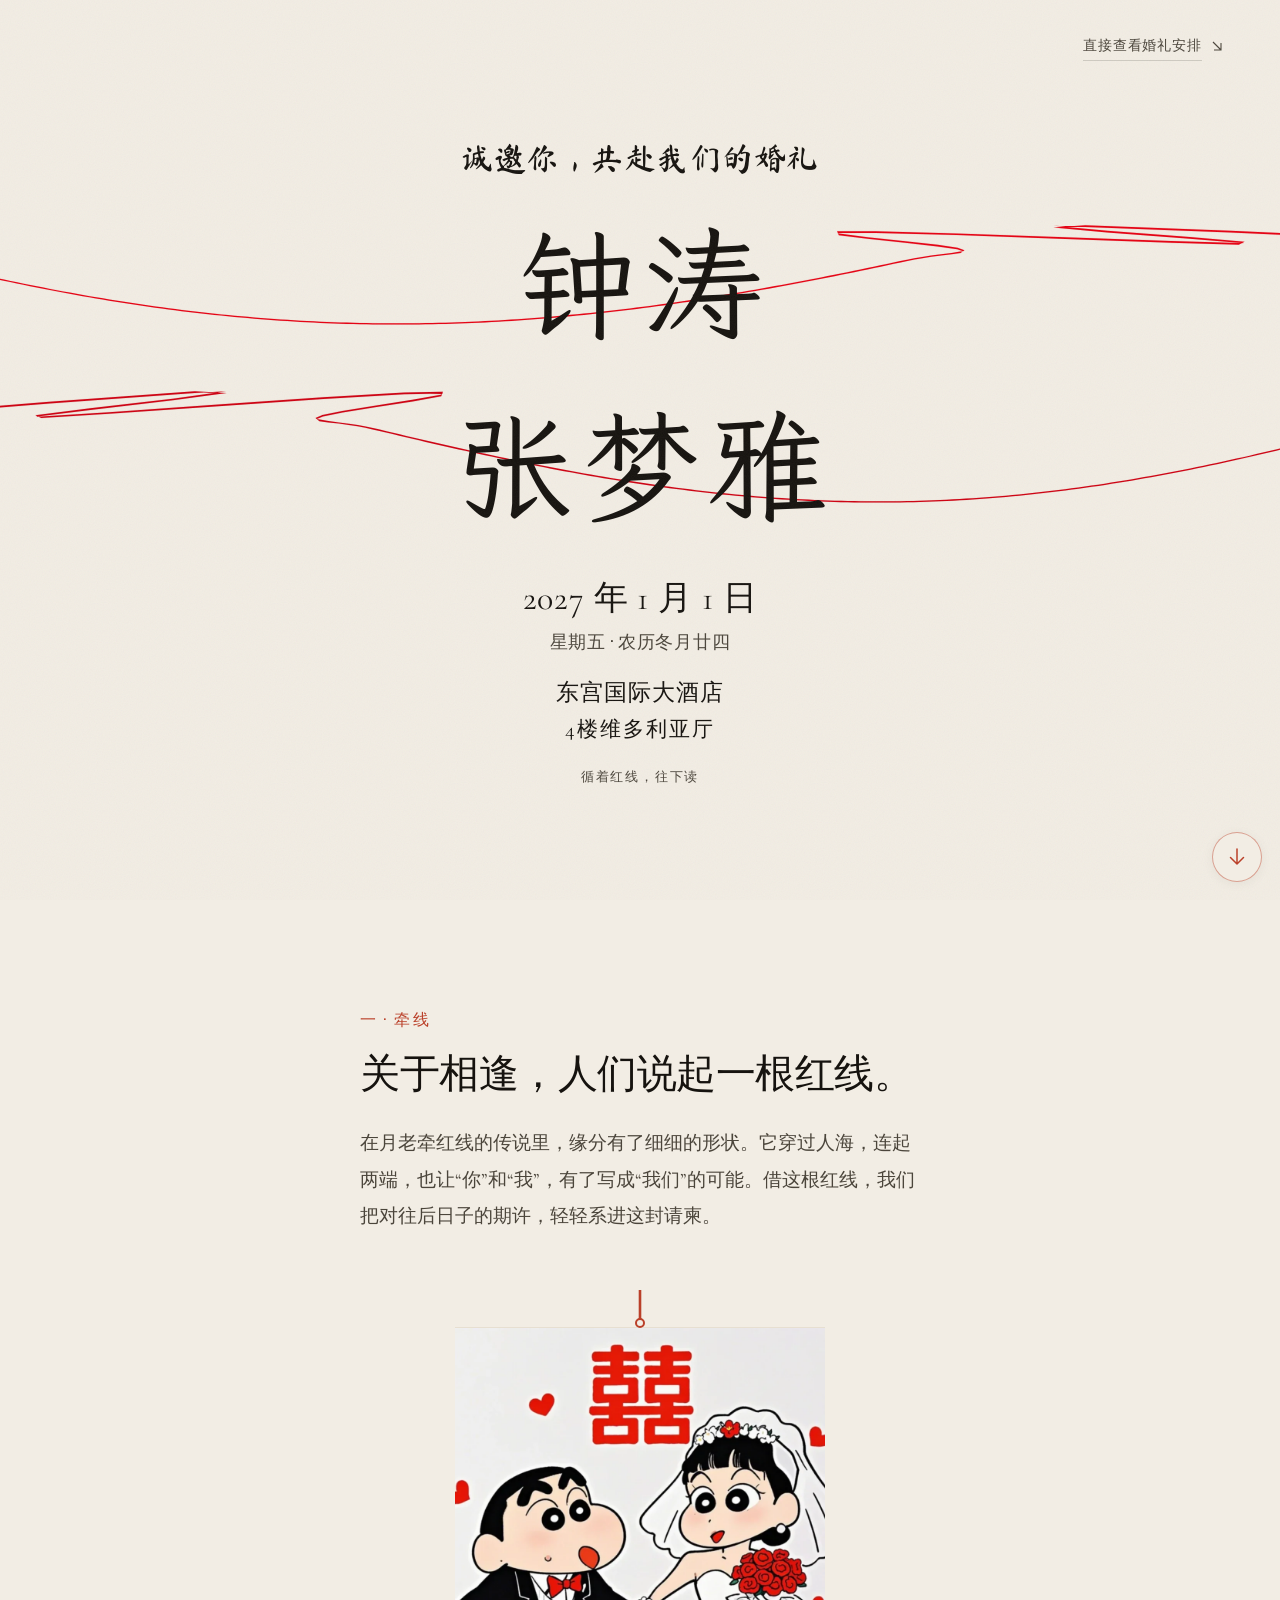
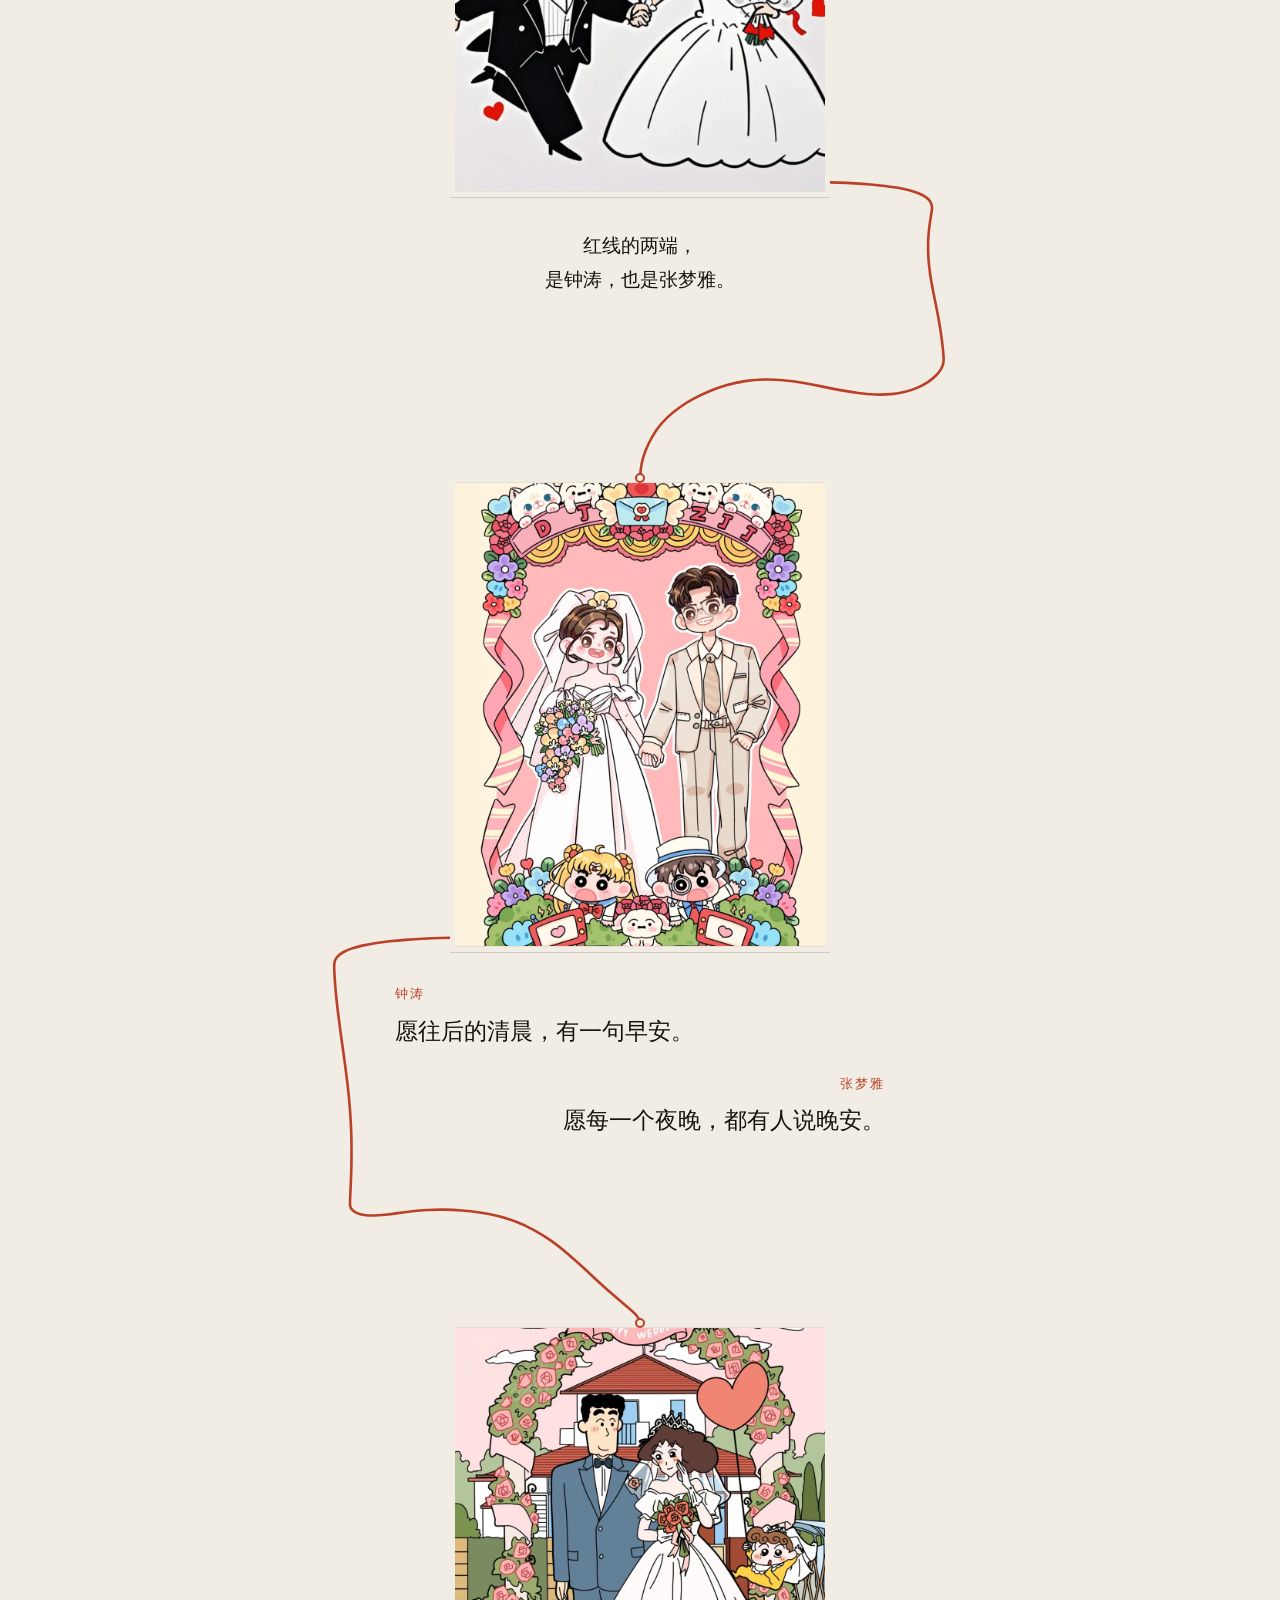
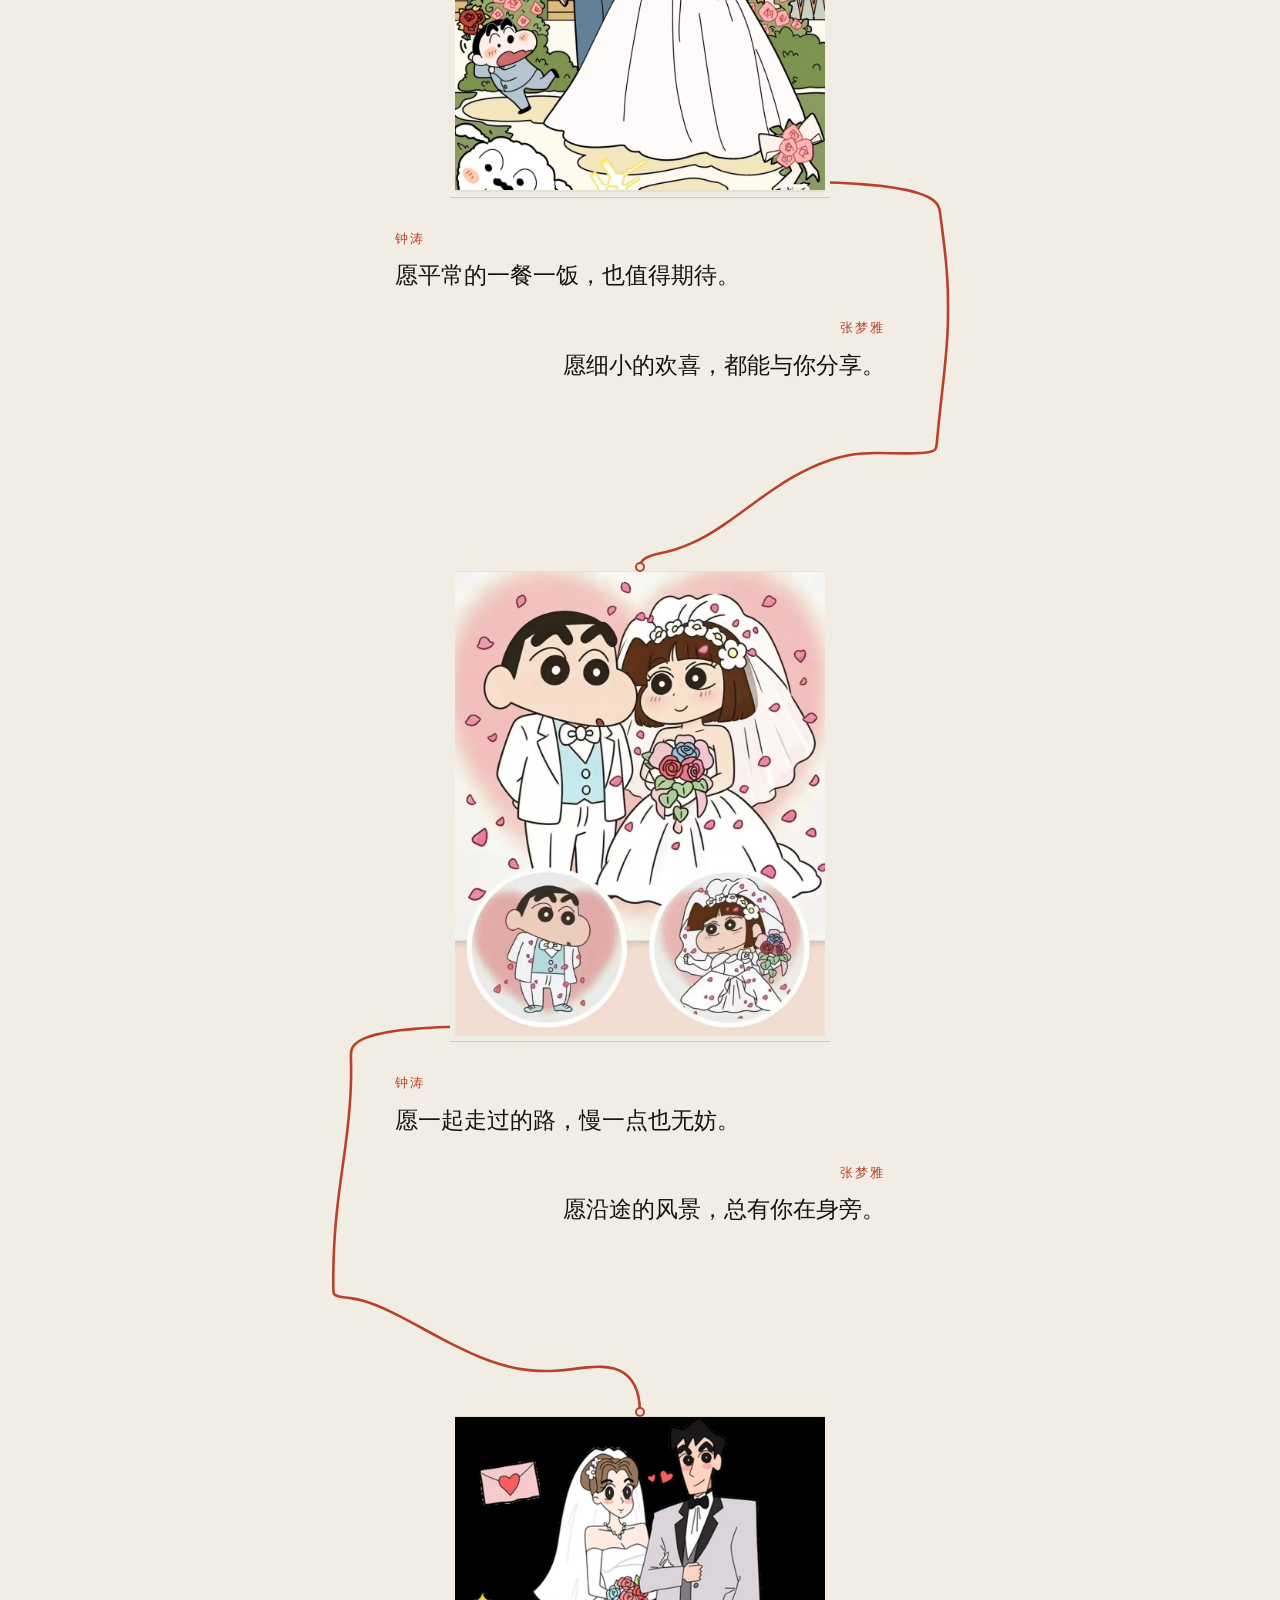
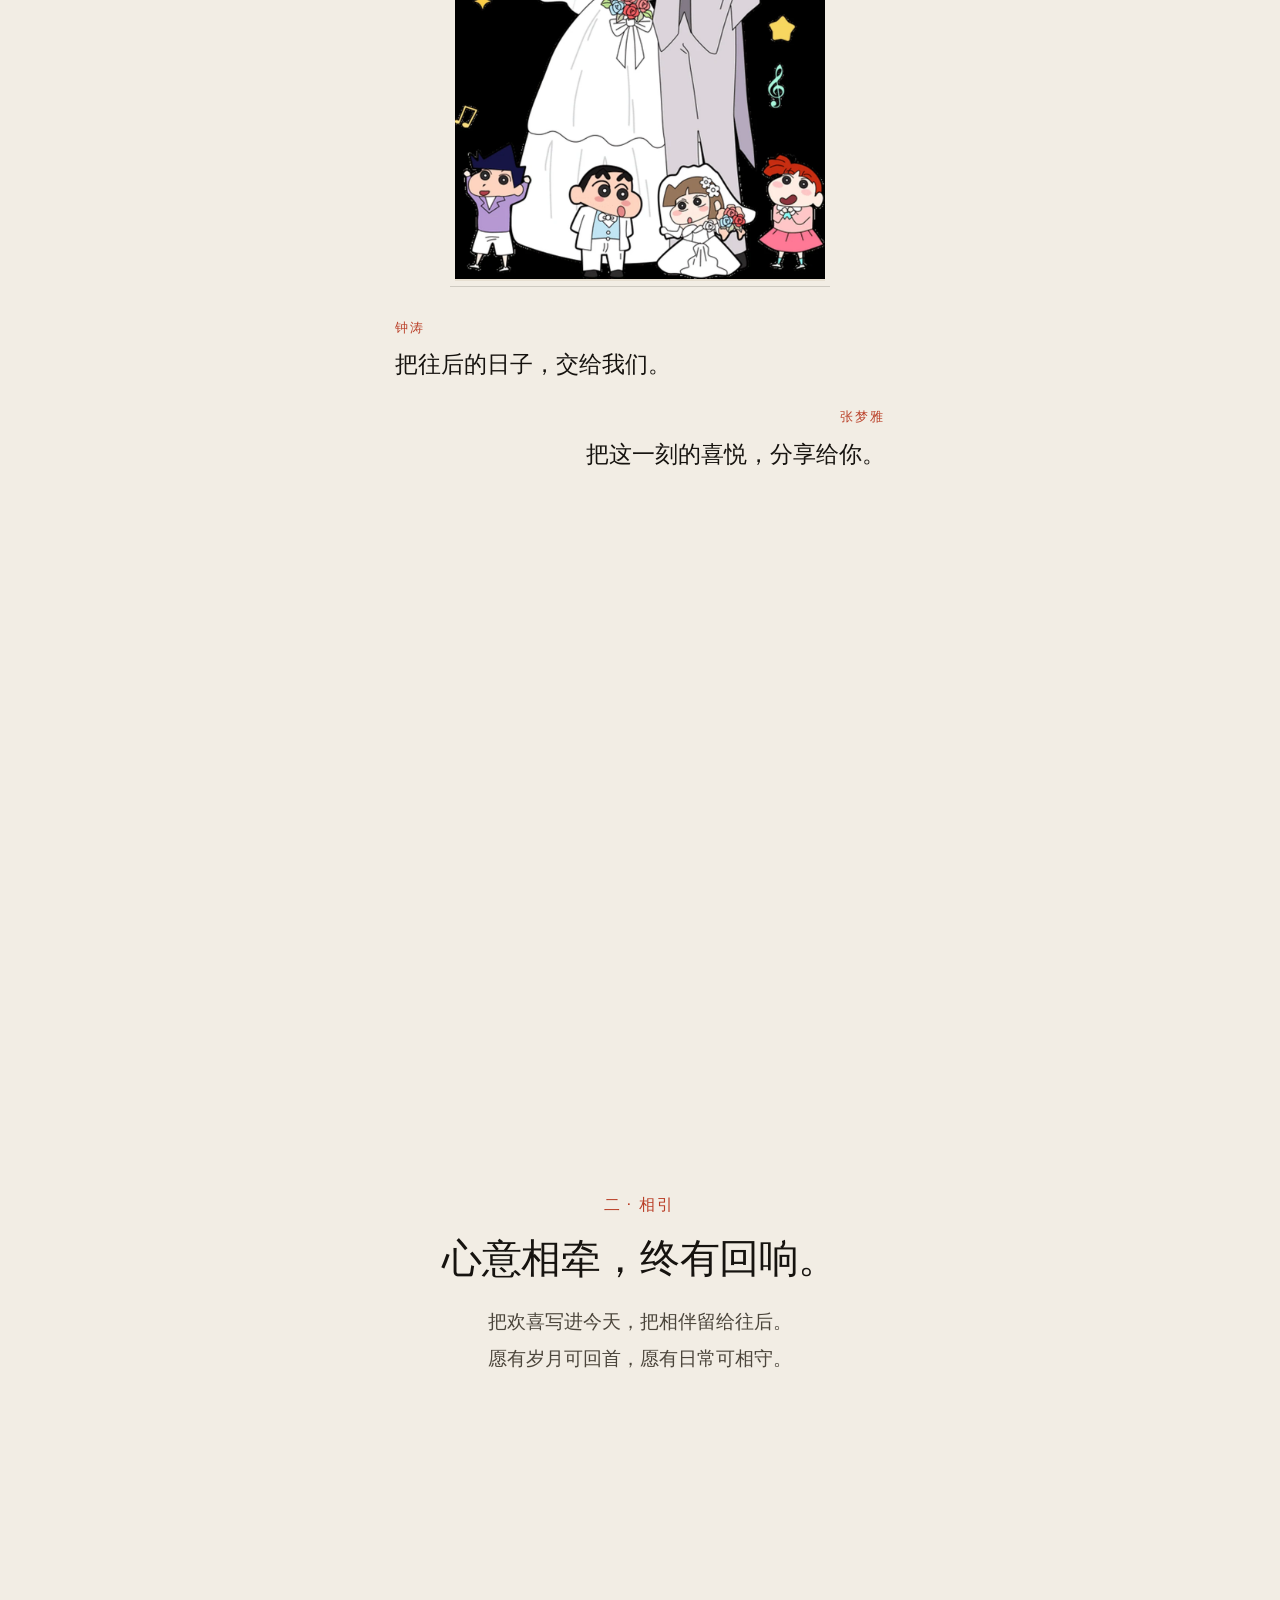
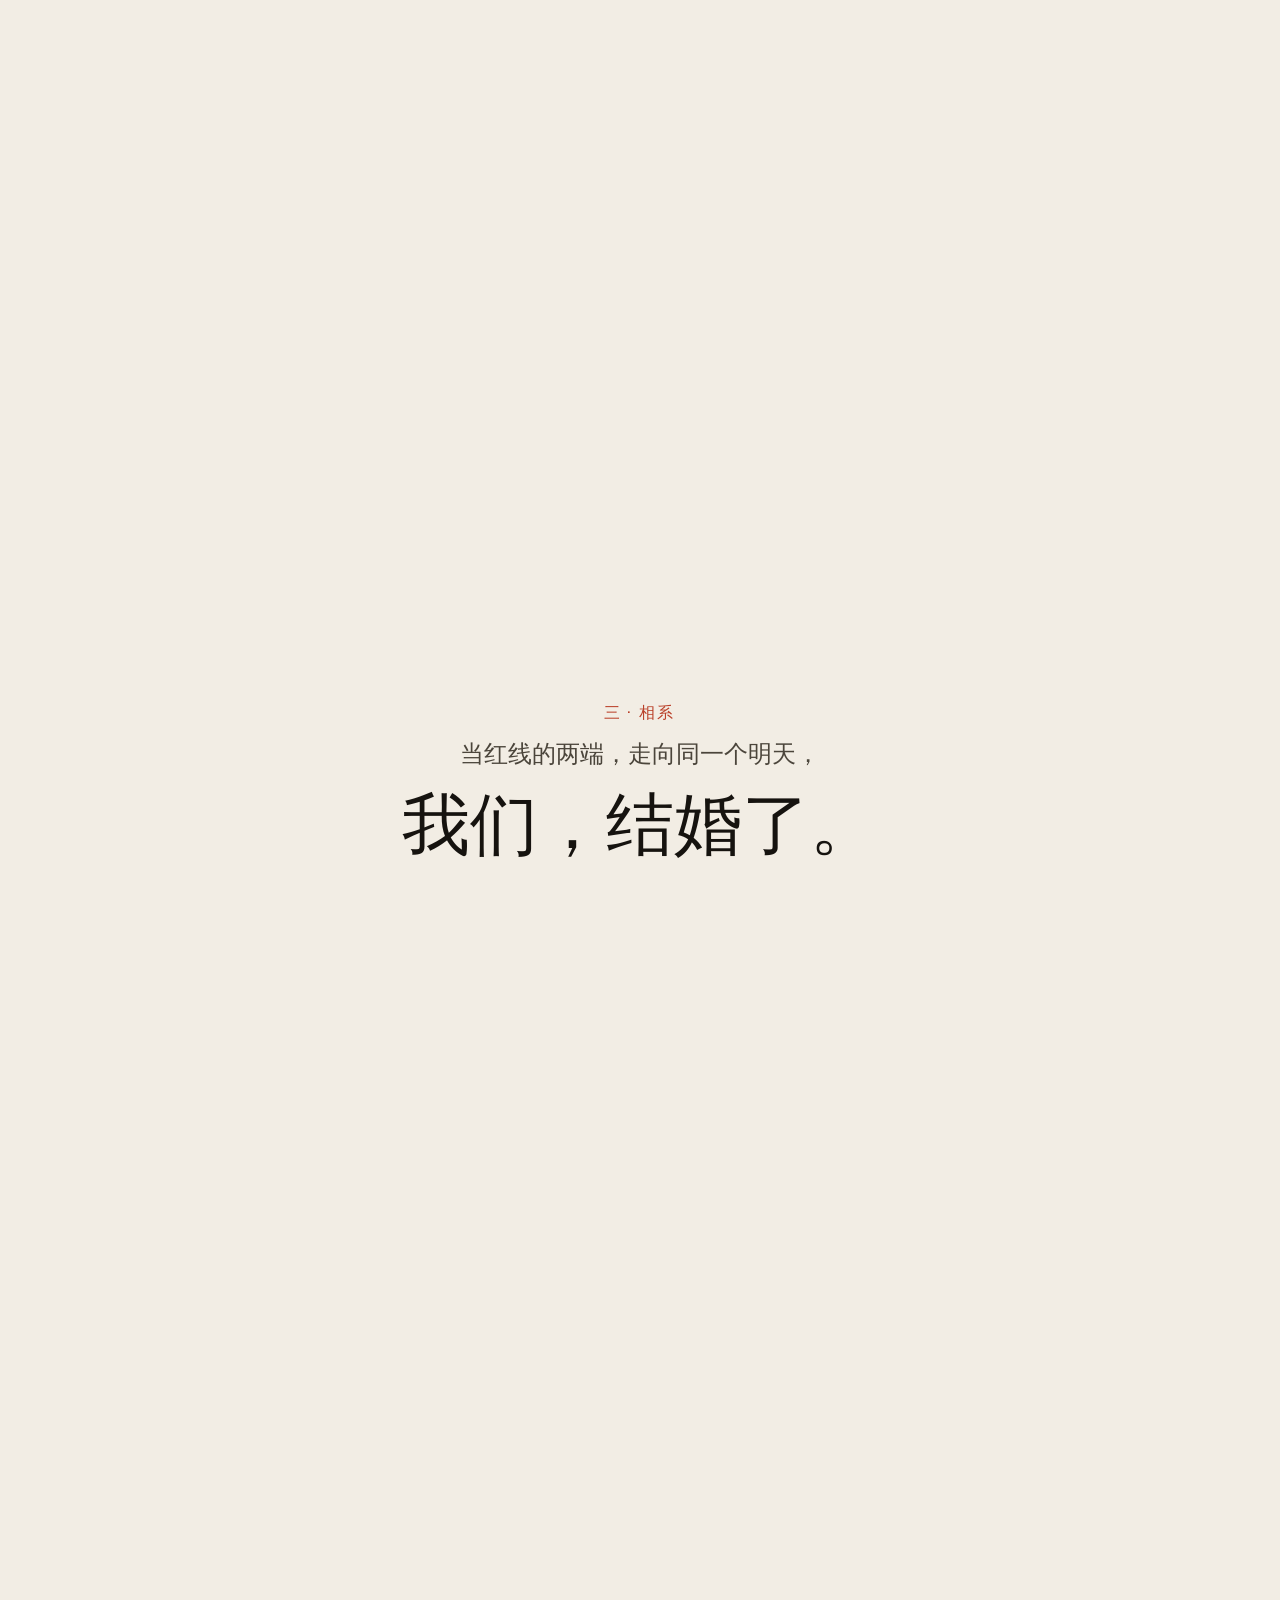
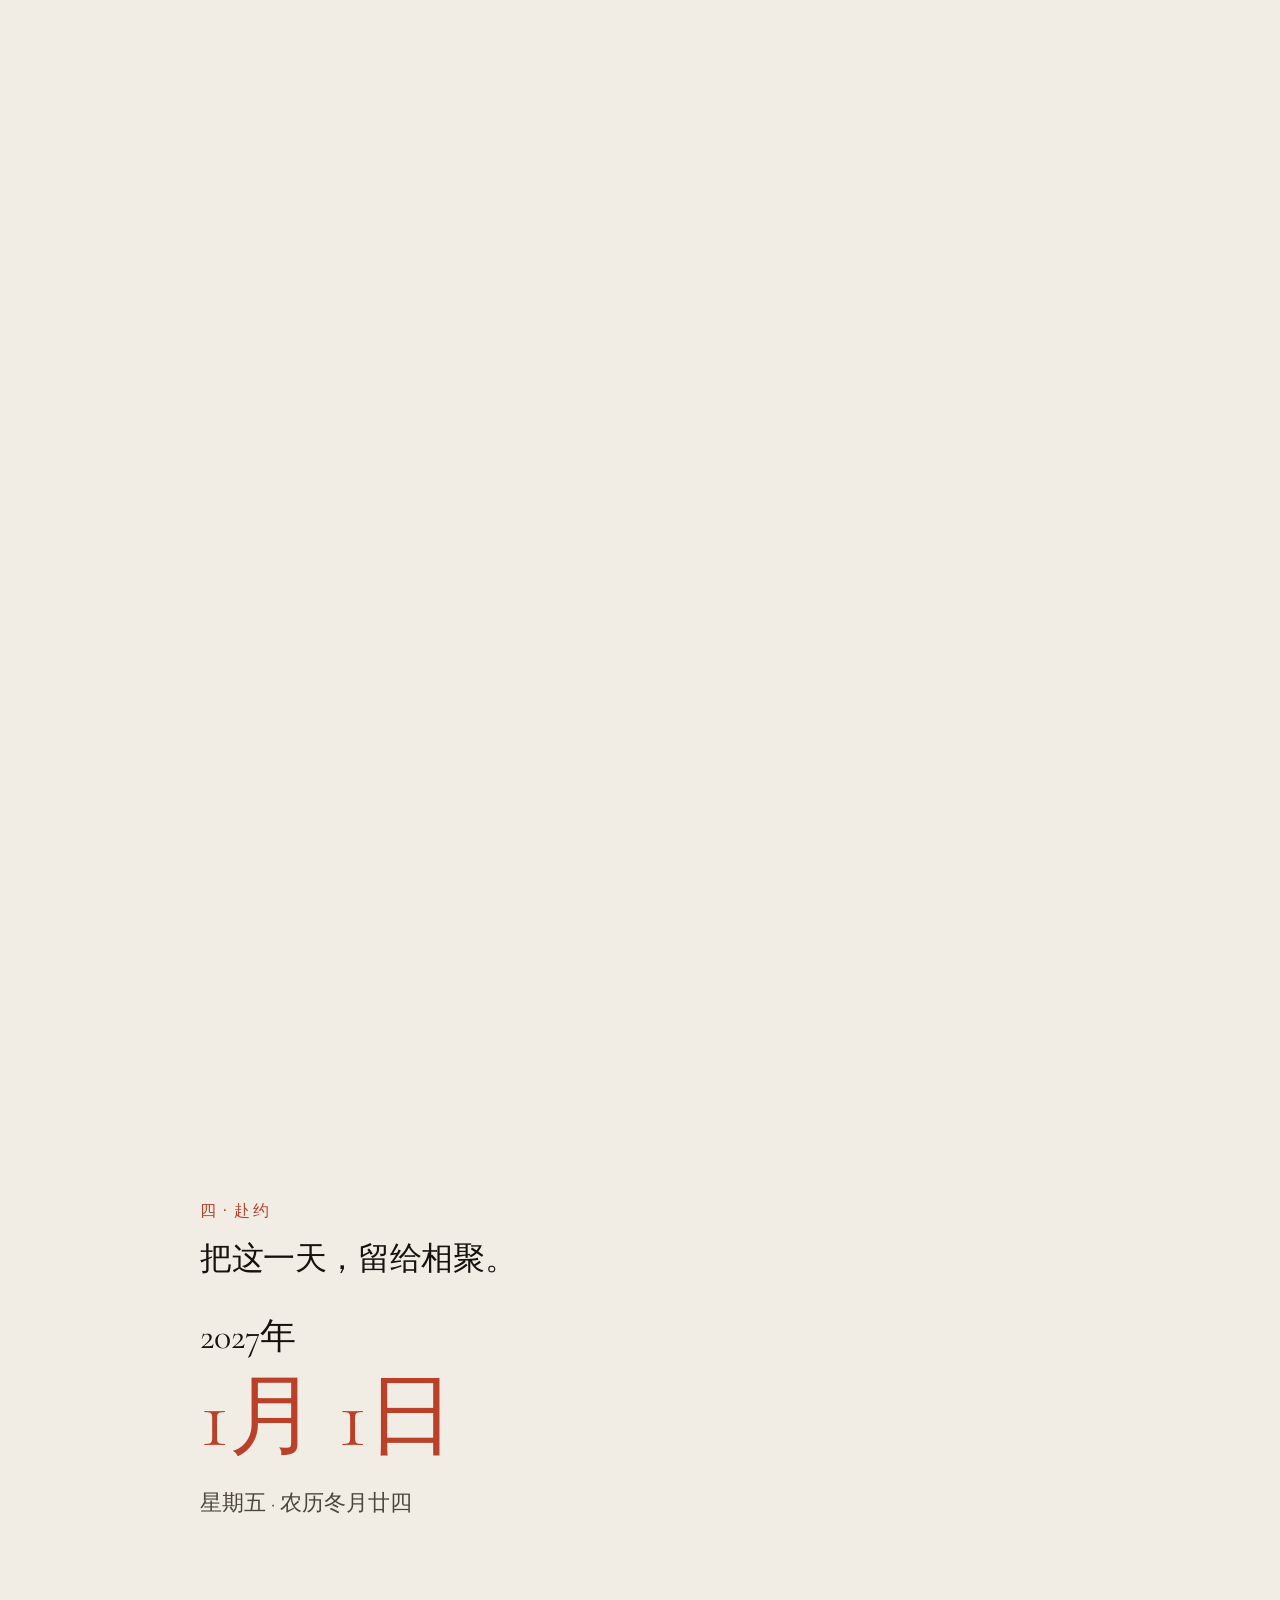
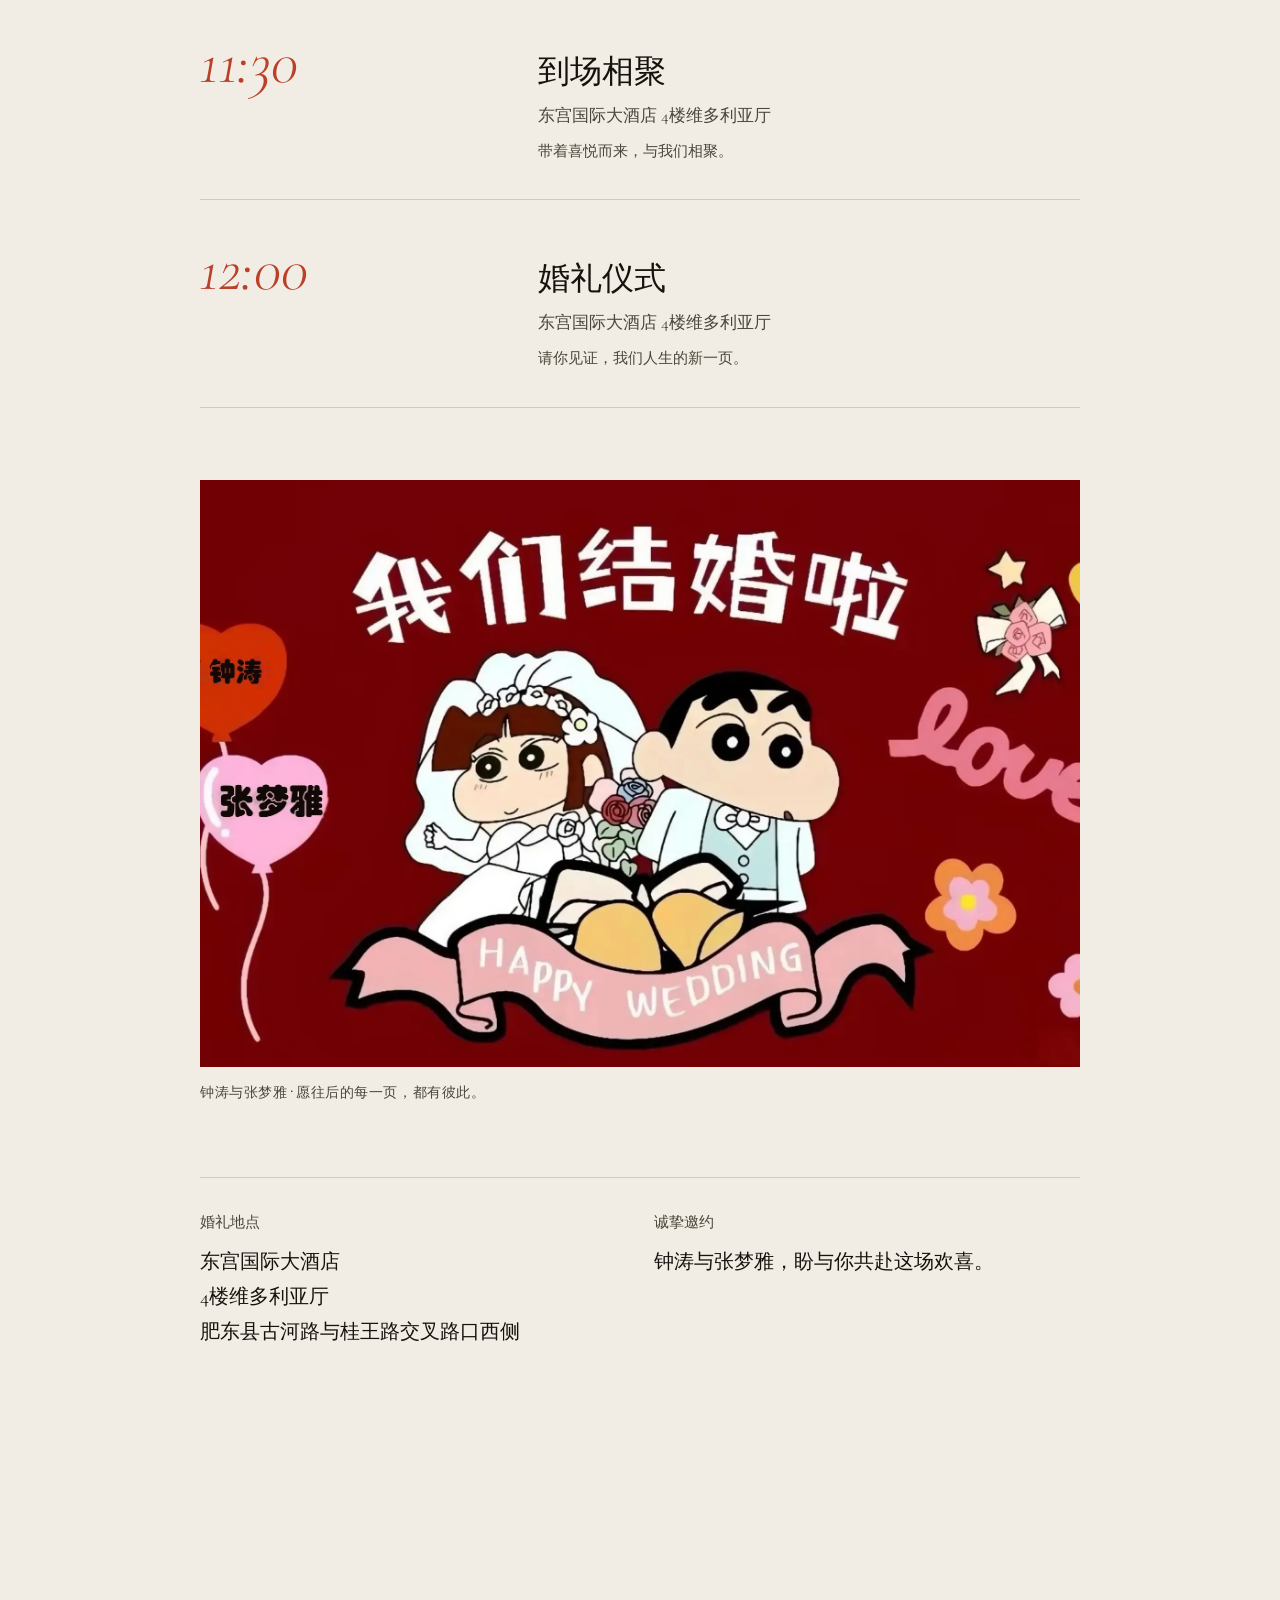
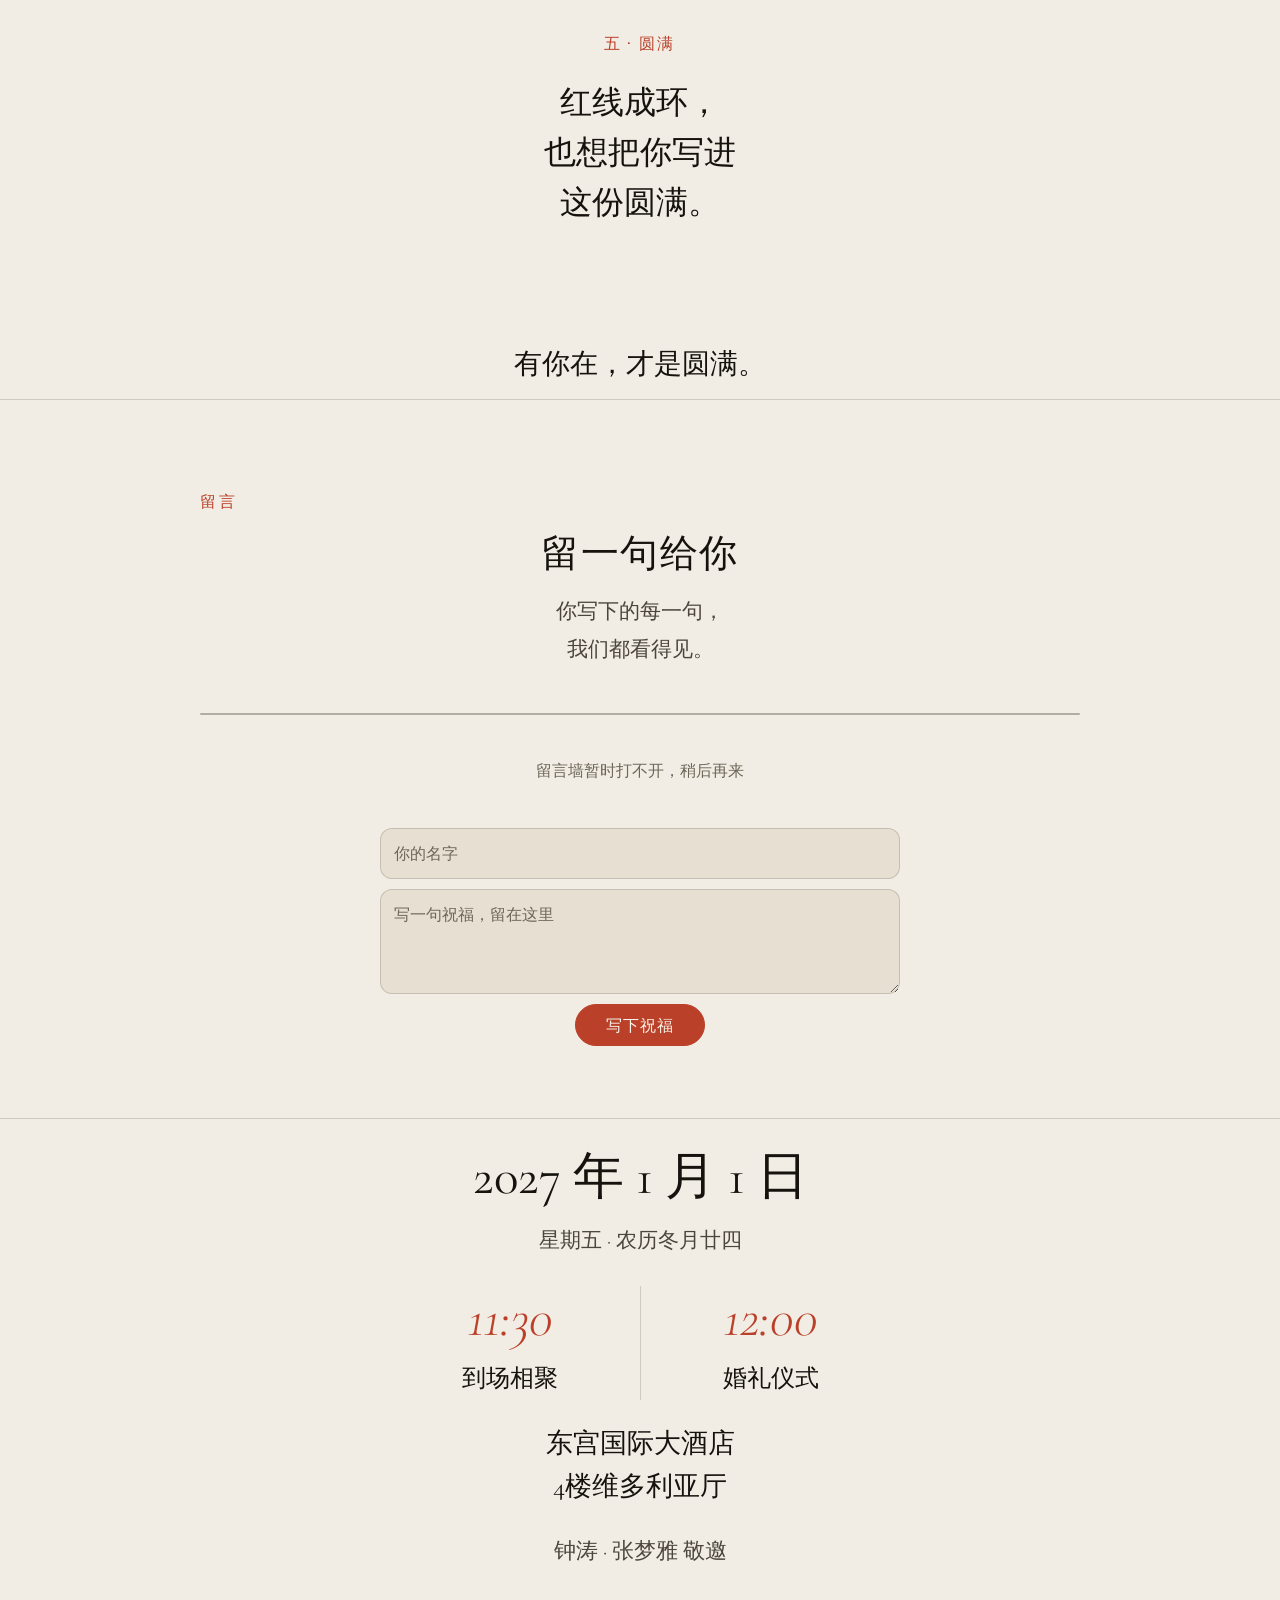
<file: index.html>
<!doctype html>
<html lang="zh-CN">
  <head>
    <meta charset="UTF-8" />
    <meta name="viewport" content="width=device-width, initial-scale=1.0, viewport-fit=cover" />
    <link rel="icon" type="image/svg+xml" href="./favicon.svg" />
    <meta name="theme-color" content="#f2ede4" />
    <meta
      name="description"
      content="钟涛与张梦雅诚邀你共赴婚礼。2027年1月1日，星期五，农历冬月廿四。11:30到场，12:00仪式，东宫国际大酒店，肥东县古河路与桂王路交叉路口西侧。"
    />
    <link rel="preload" href="./fonts/cormorant-var.woff2" as="font" type="font/woff2" crossorigin />
    <link rel="preload" href="./fonts/instrument-var.woff2" as="font" type="font/woff2" crossorigin />
    <title>一线 · 同心｜钟涛与张梦雅的婚礼｜2027年1月1日</title>
    <script type="module" crossorigin src="./assets/main-DV6Rl8vw.js"></script>
    <link rel="modulepreload" crossorigin href="./assets/effects-Jcc_GY1H.js">
    <link rel="stylesheet" crossorigin href="./assets/effects-DSUOSszI.css">
    <link rel="stylesheet" crossorigin href="./assets/main-Cfg9pDoX.css">
  </head>
  <body>
    <div id="root"></div>
  </body>
</html>
</file>
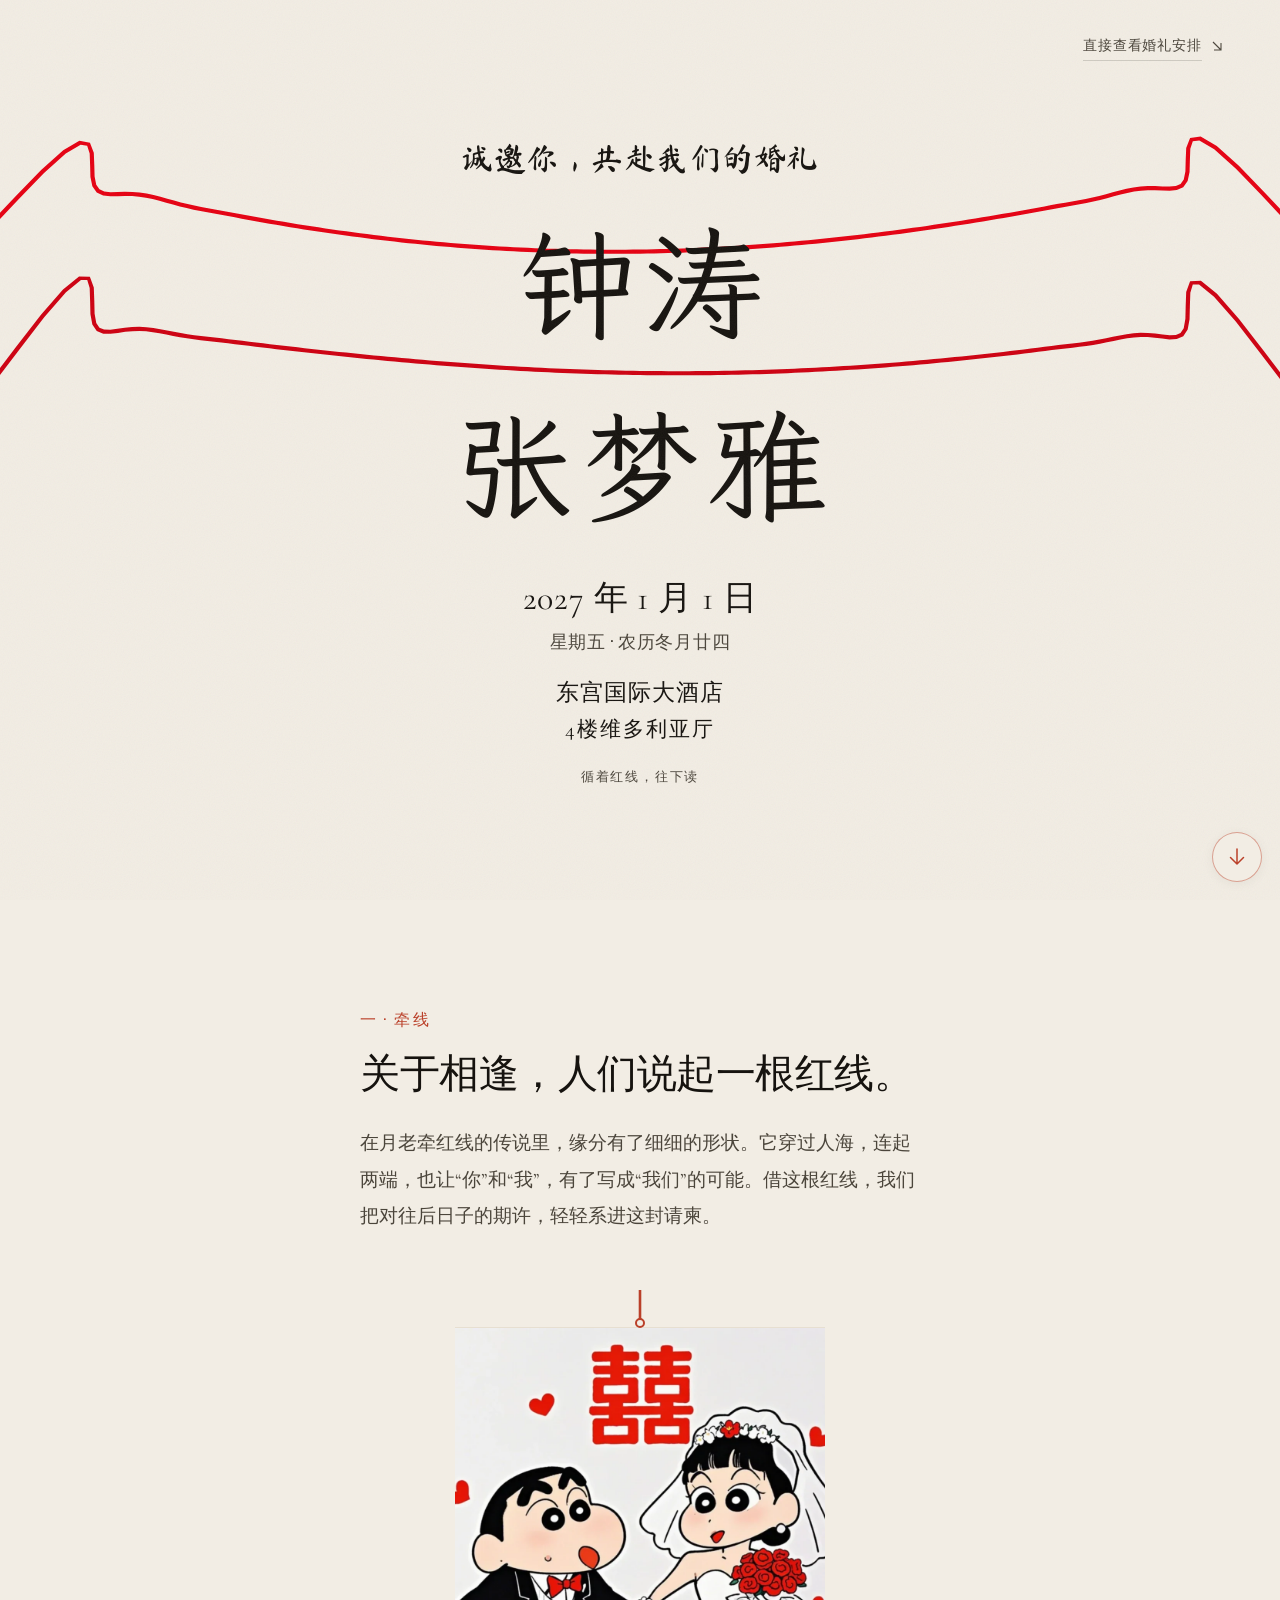
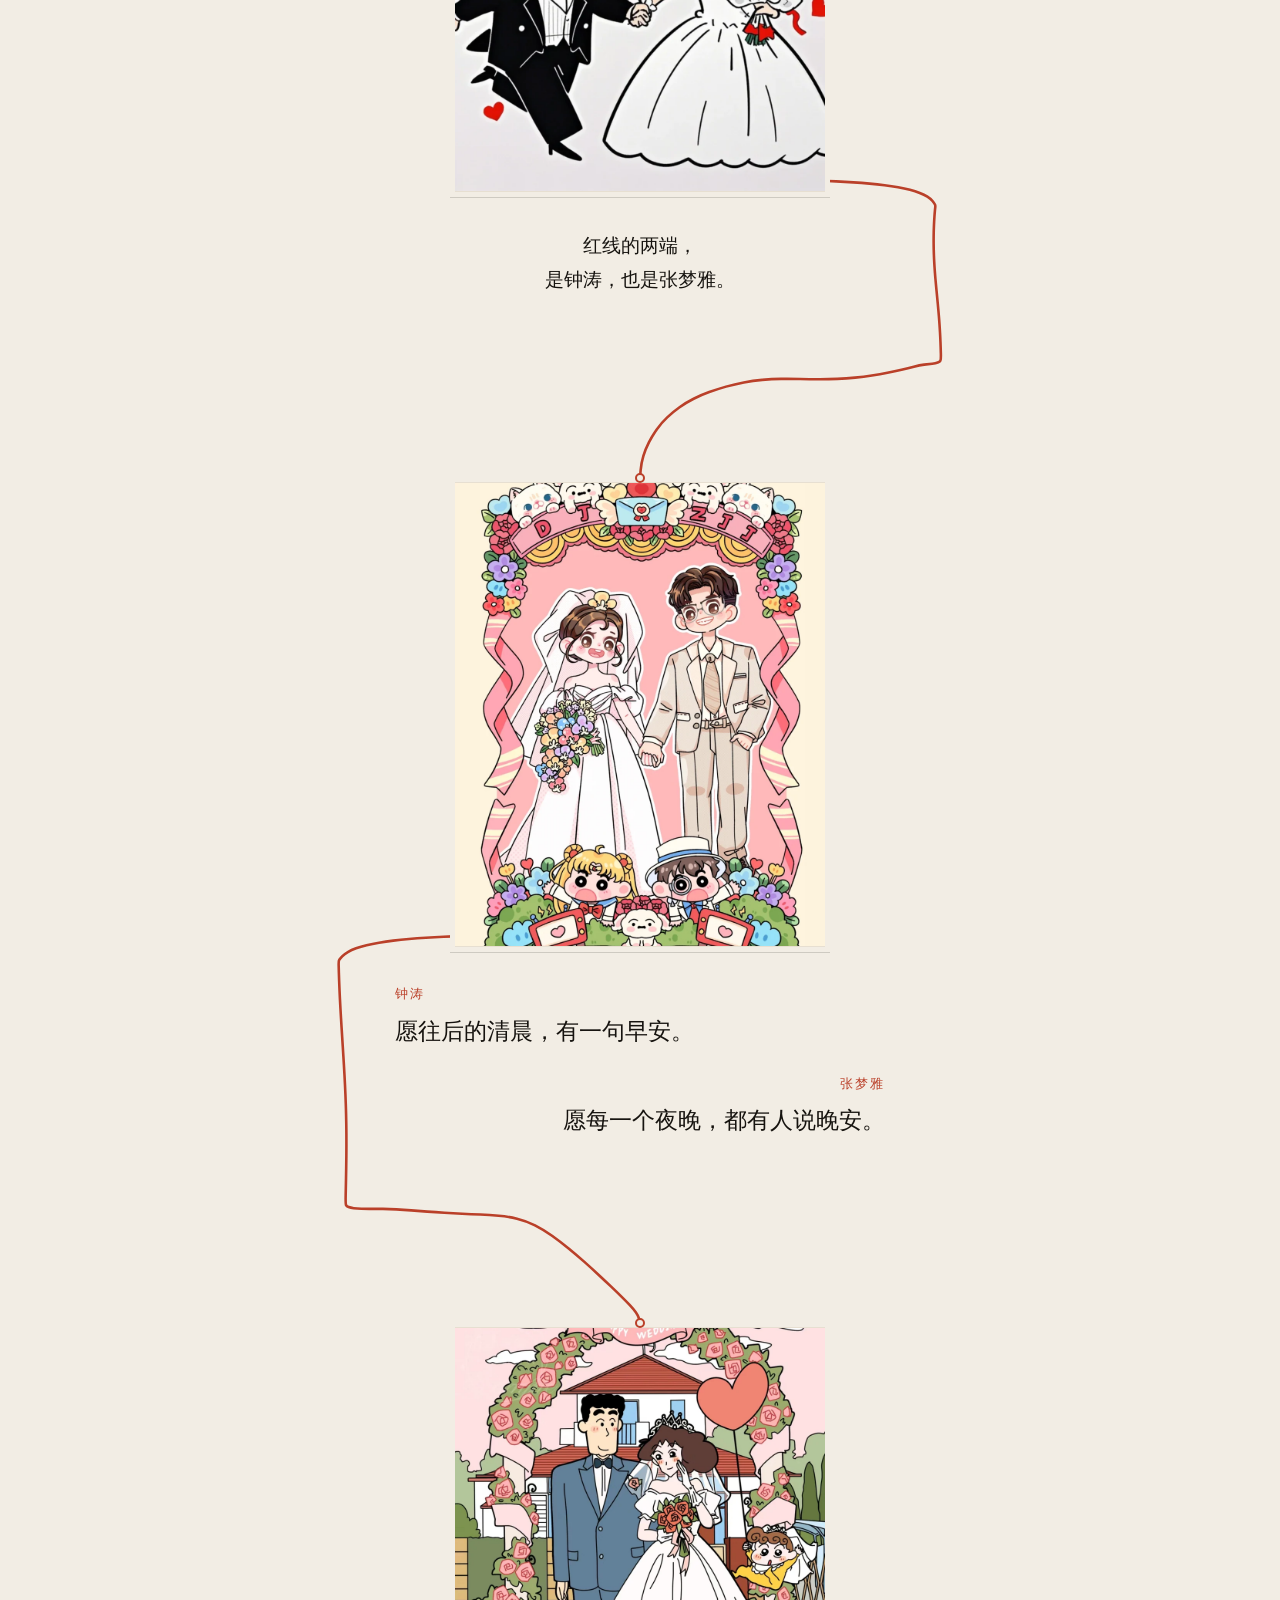
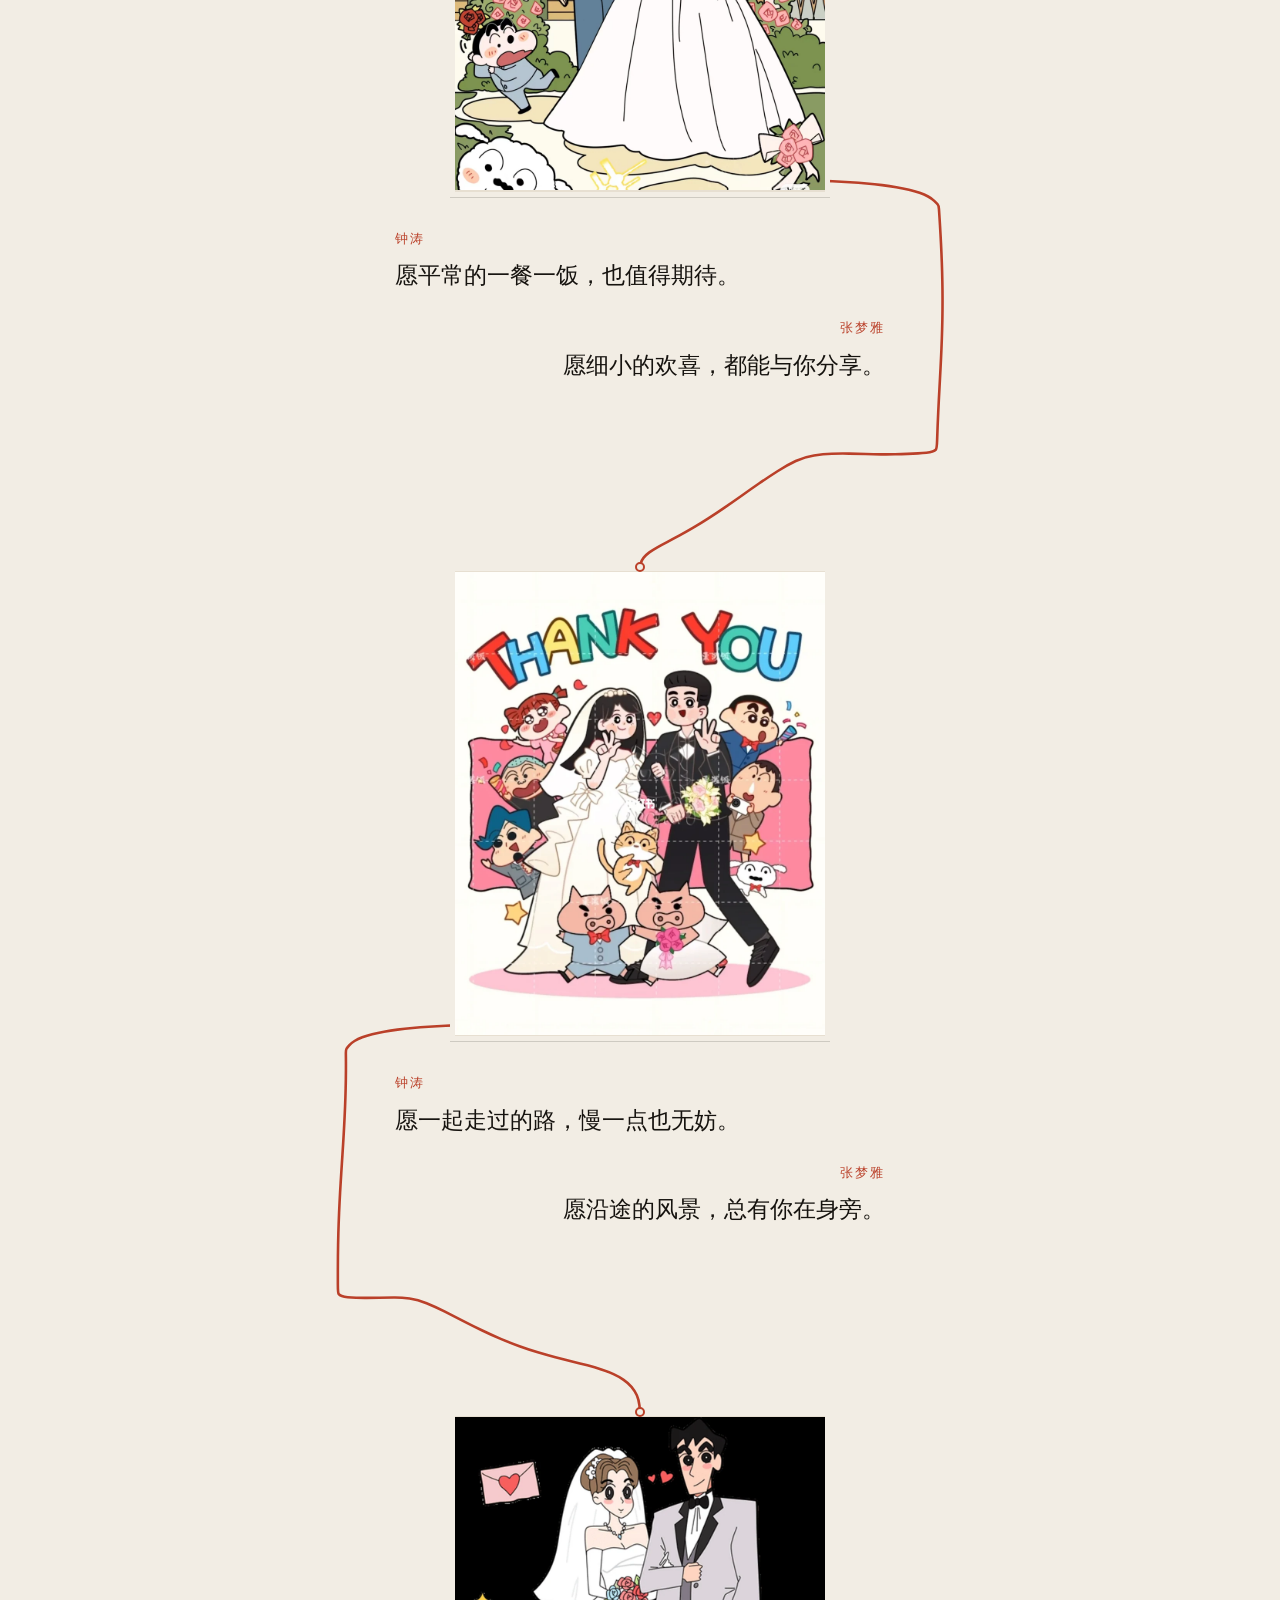
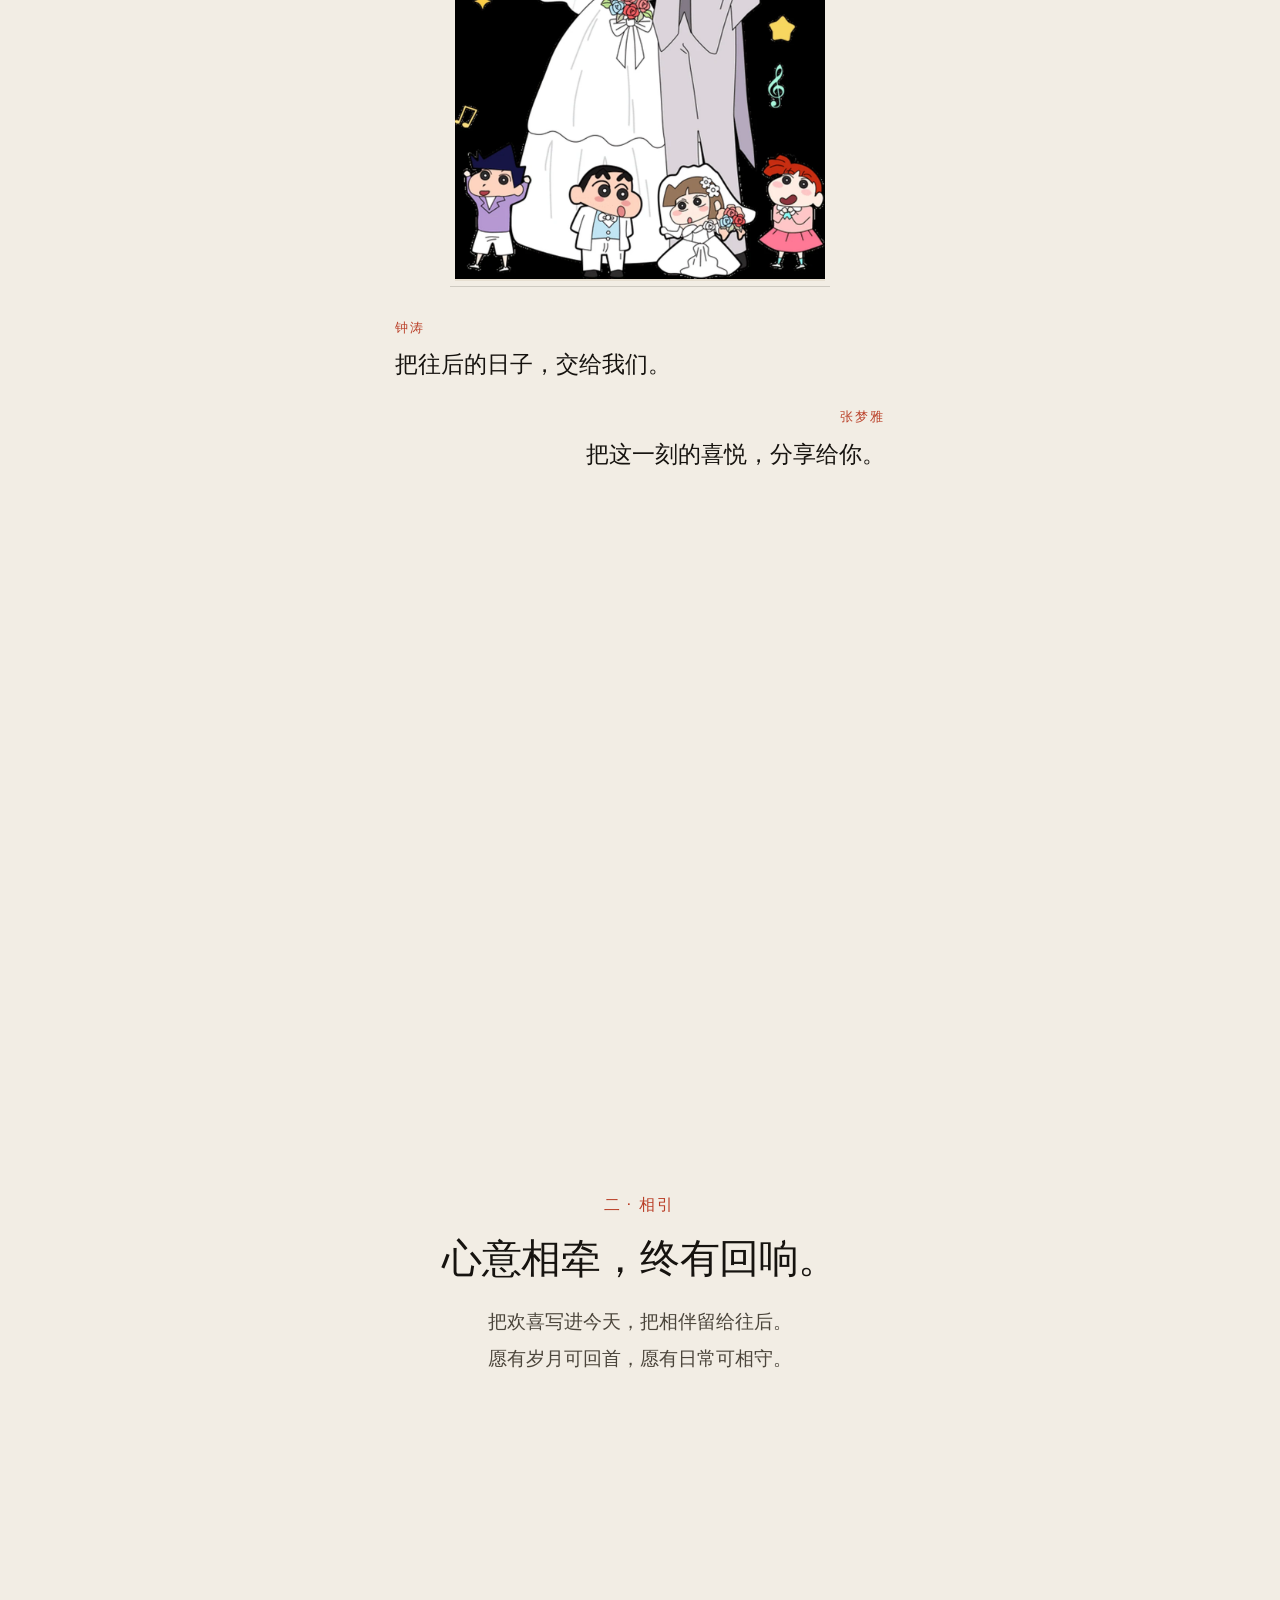
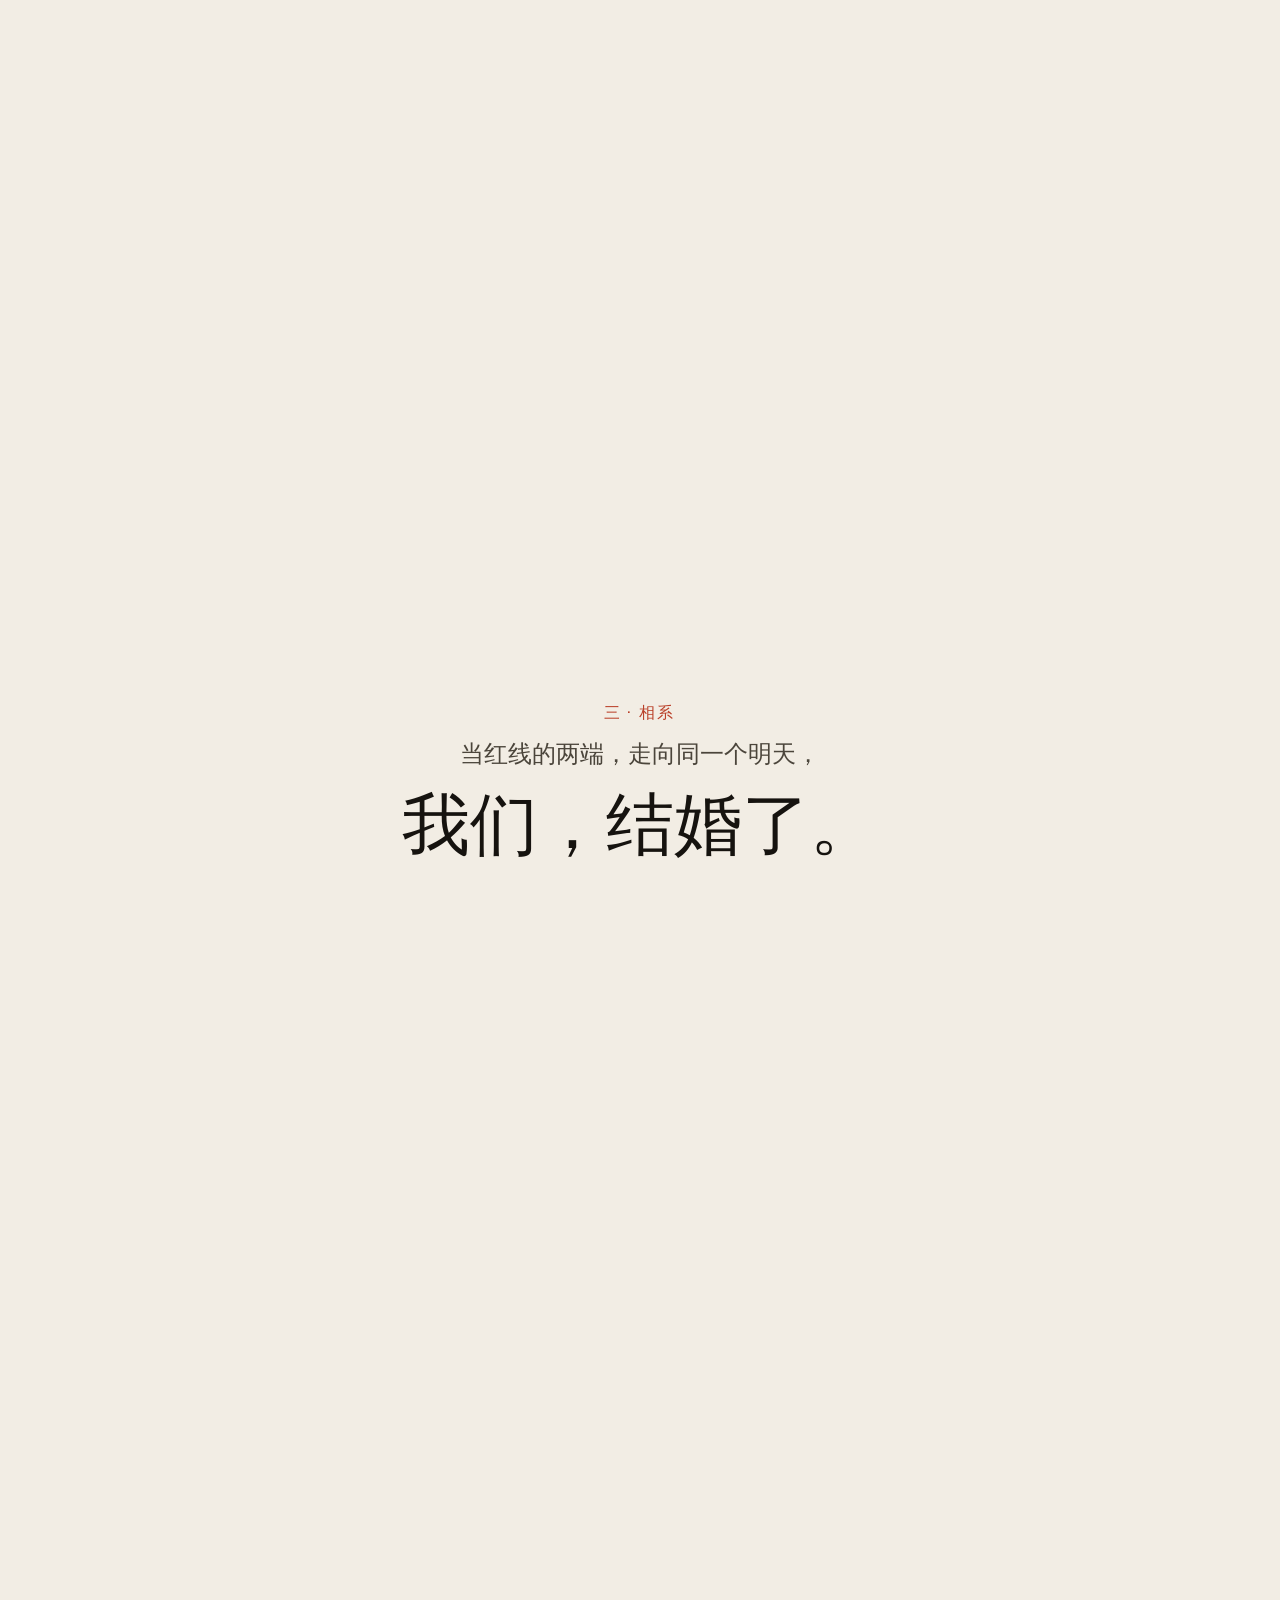
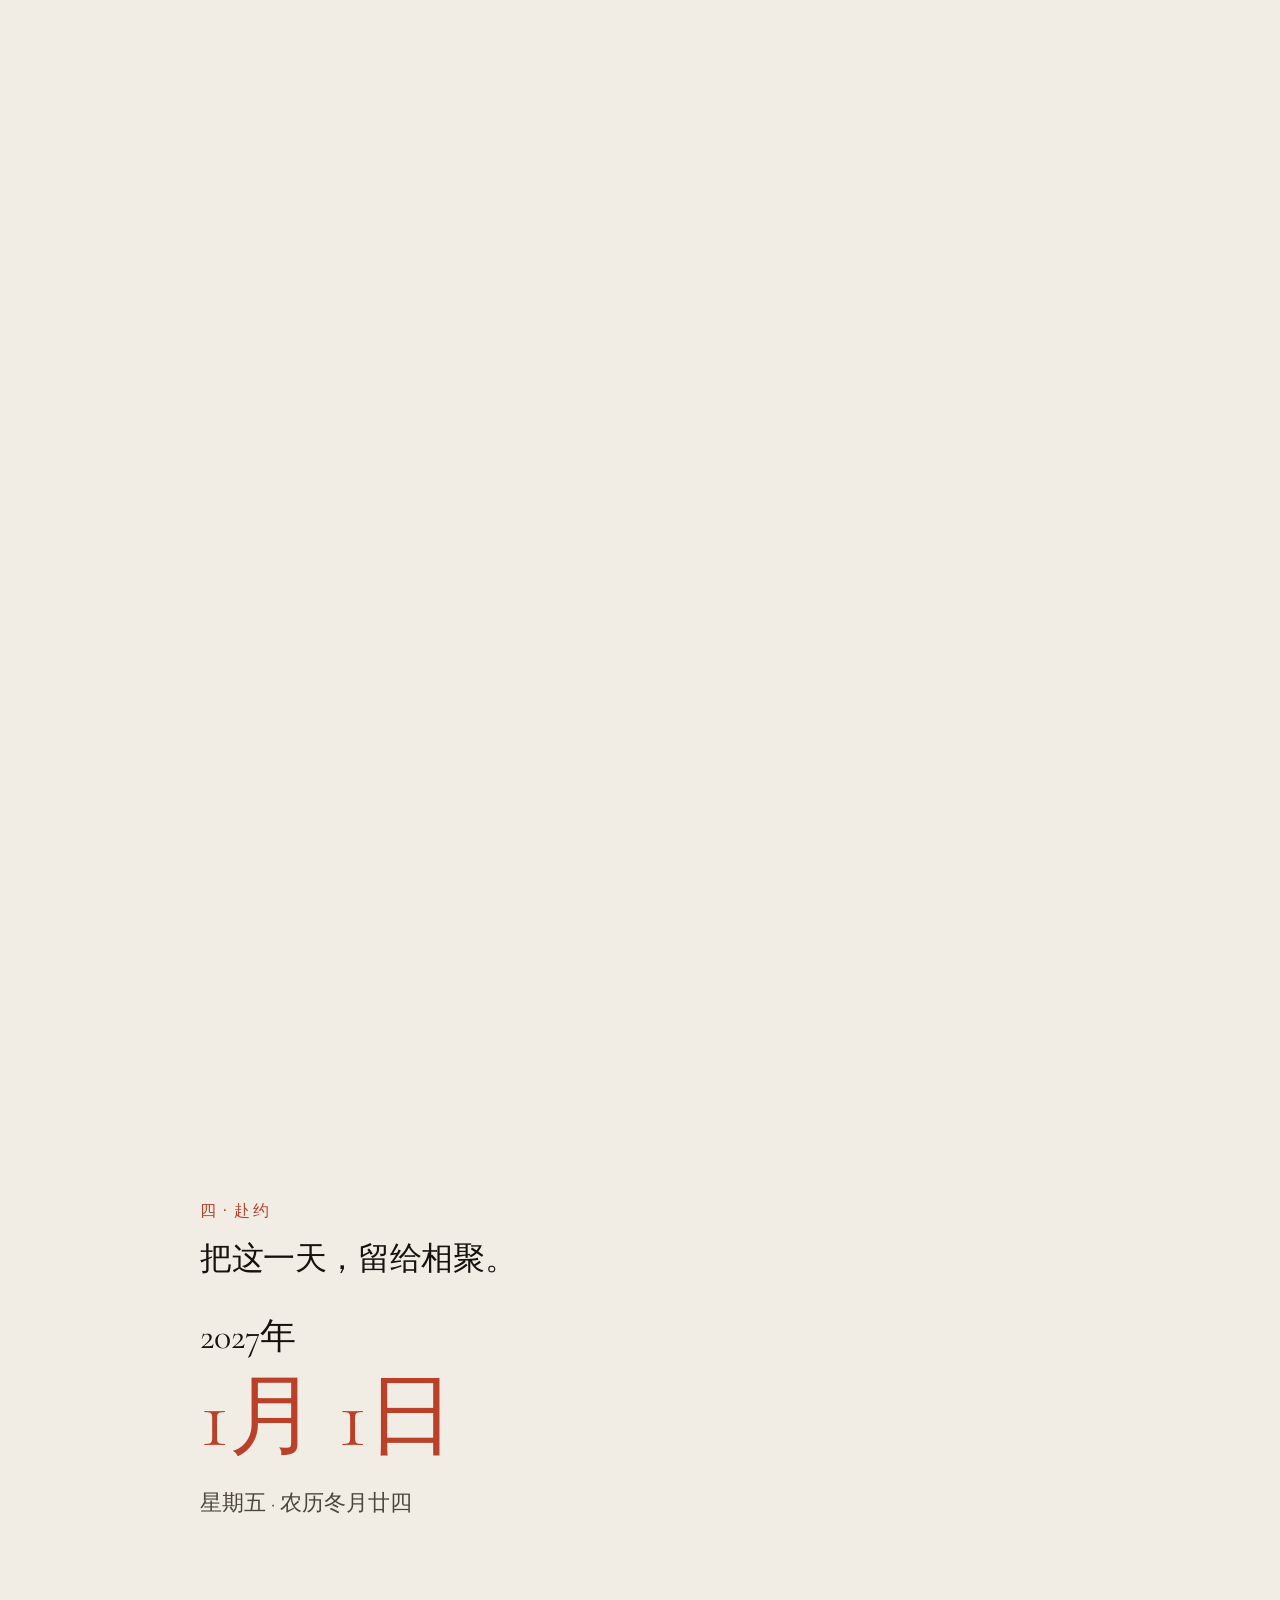
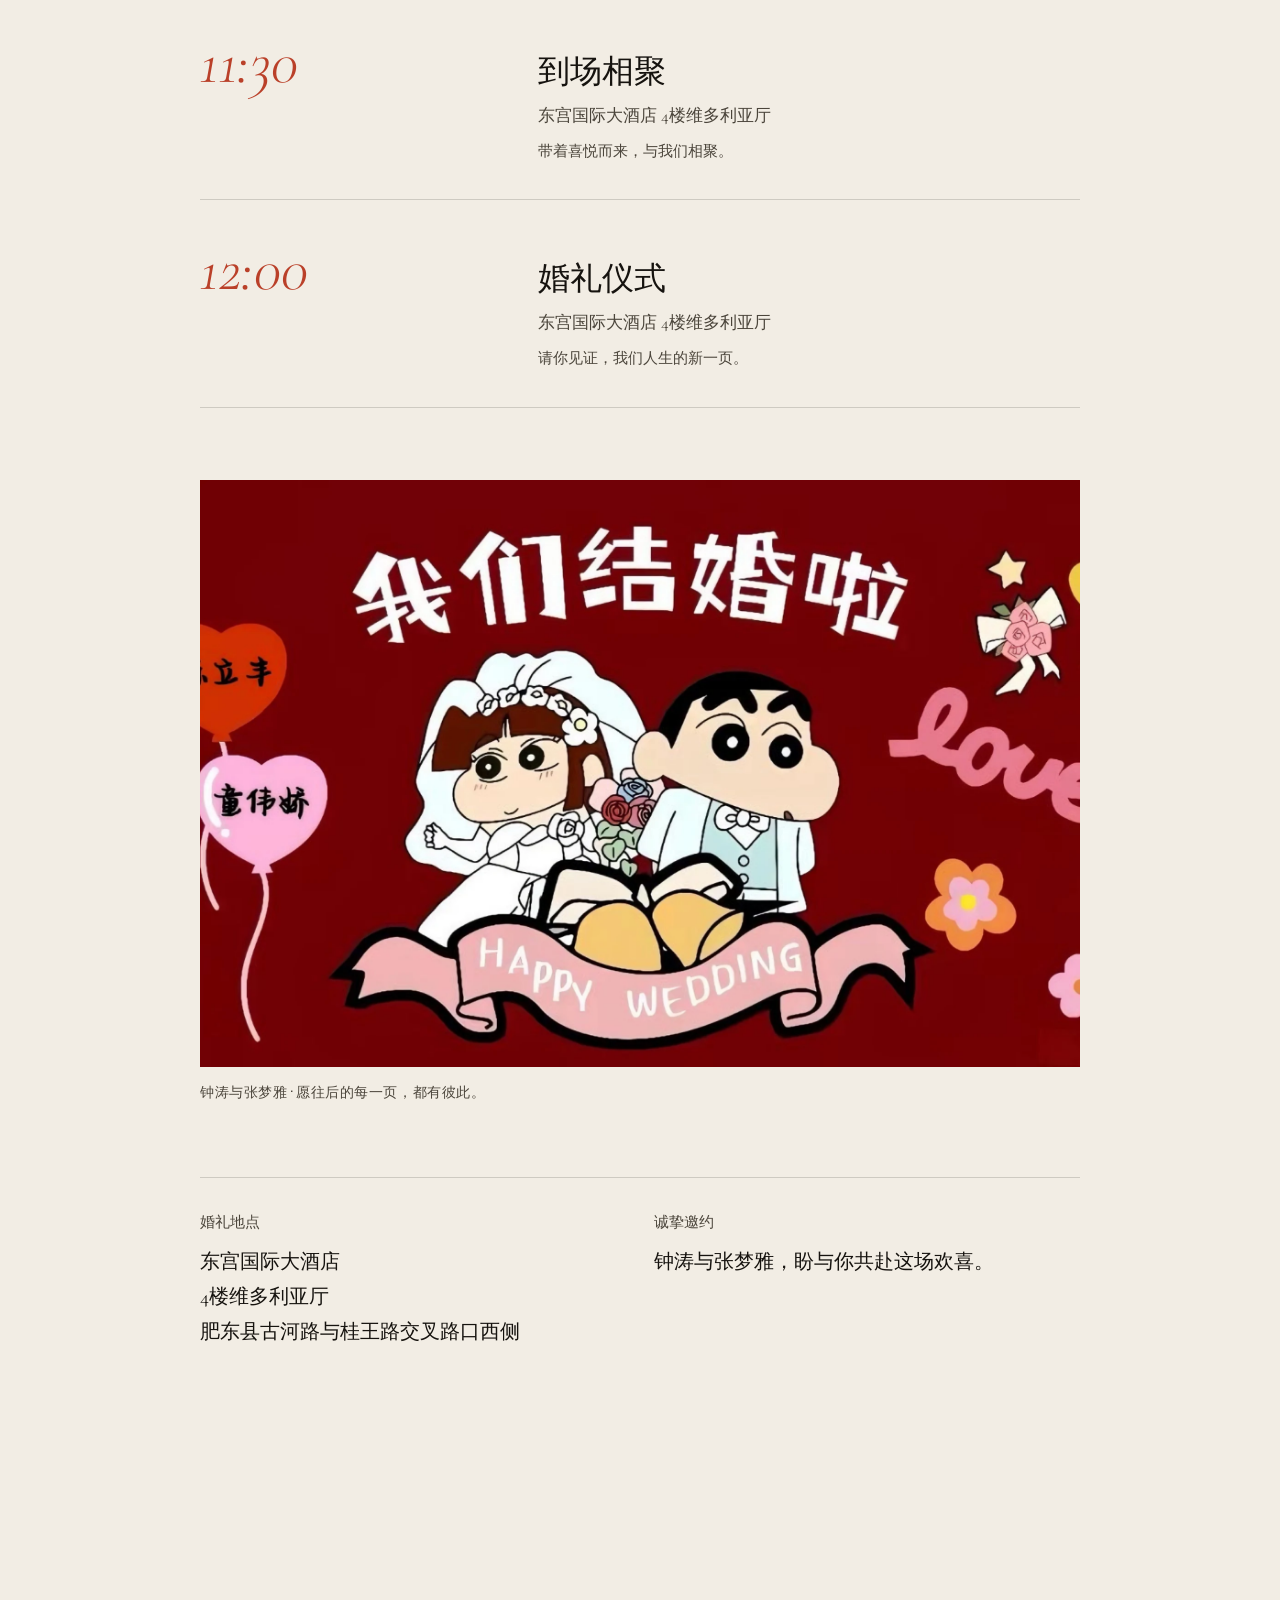
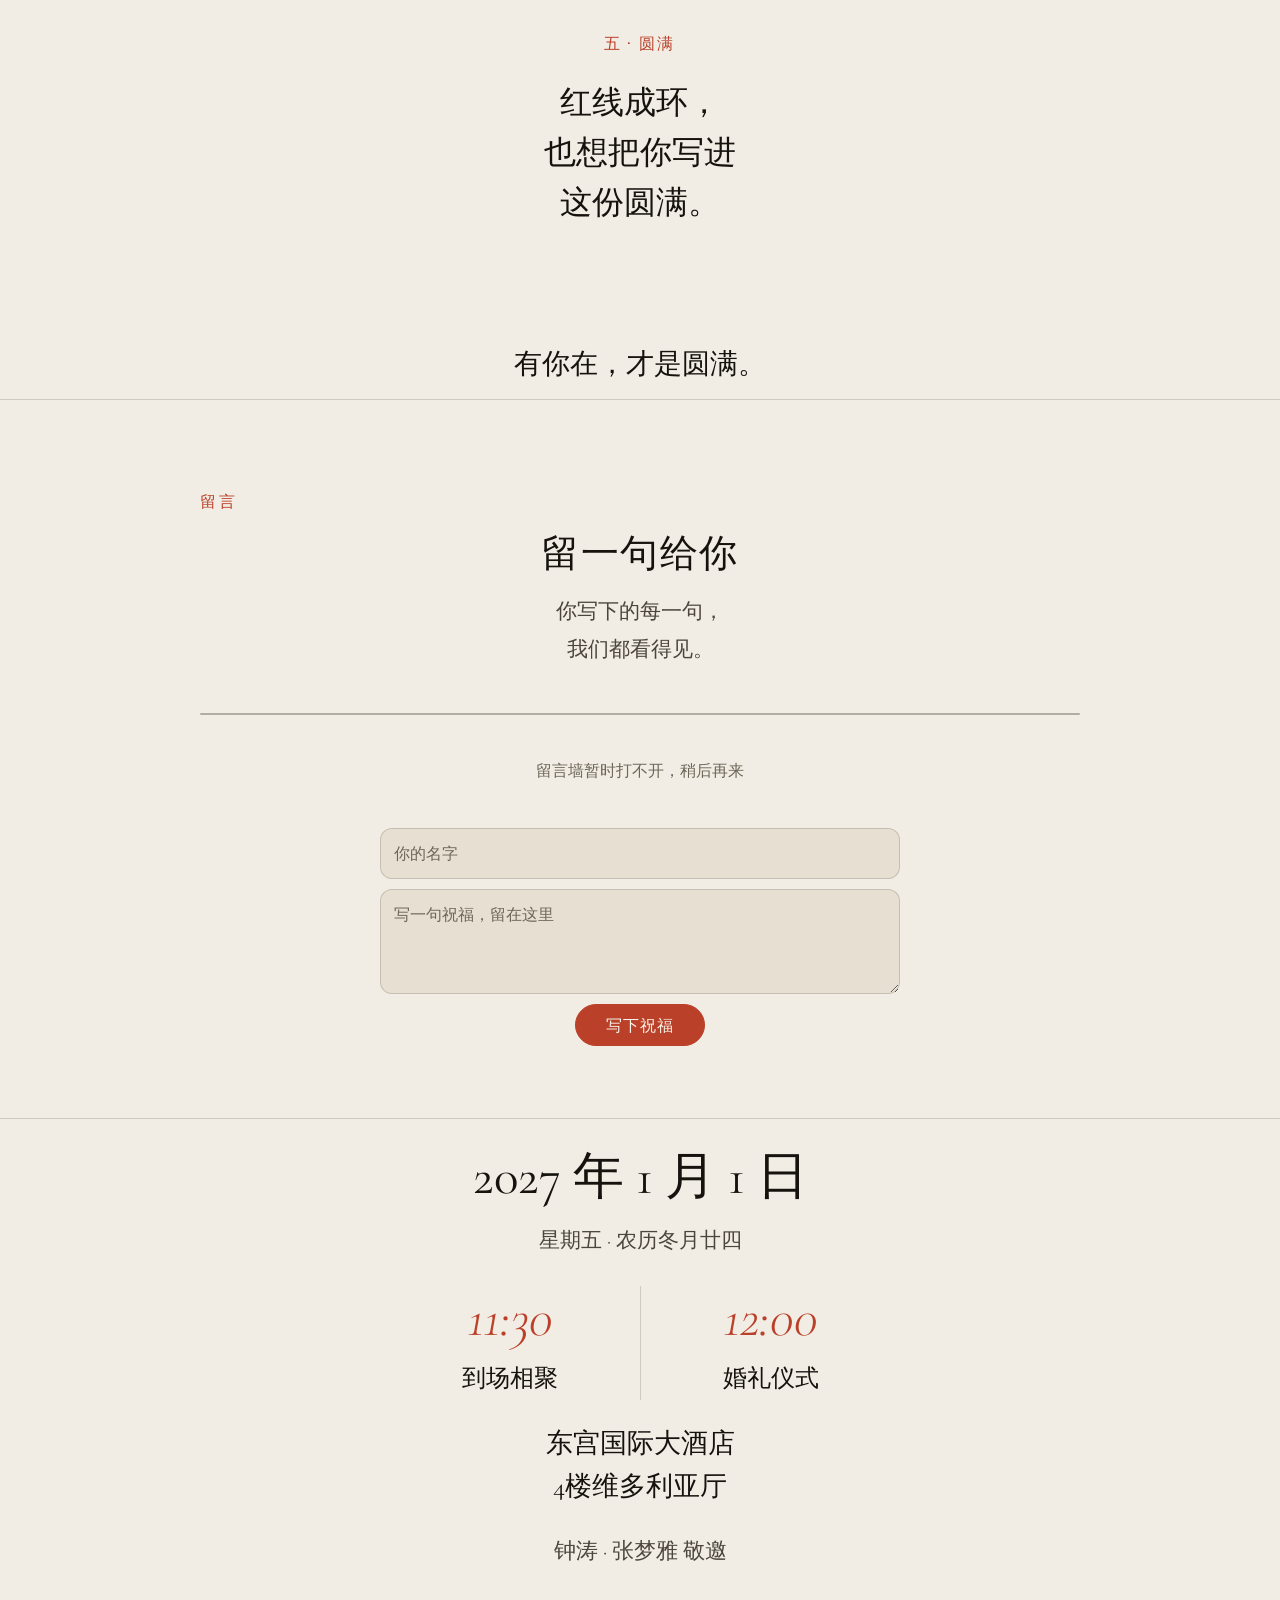
<file: archive-vue/index.html>
<!doctype html>
<html lang="zh-CN">
  <head>
    <meta charset="UTF-8" />
    <meta name="viewport" content="width=device-width, initial-scale=1.0, viewport-fit=cover" />
    <link rel="icon" type="image/svg+xml" href="./favicon.svg" />
    <meta name="theme-color" content="#f2ede4" />
    <meta
      name="description"
      content="钟涛与张梦雅诚邀你共赴婚礼。2027年1月1日，星期五，农历冬月廿四。11:30到场，12:00仪式，东宫国际大酒店，肥东县古河路与桂王路交叉路口西侧。"
    />
    <link rel="preload" href="./fonts/cormorant-var.woff2" as="font" type="font/woff2" crossorigin />
    <link rel="preload" href="./fonts/instrument-var.woff2" as="font" type="font/woff2" crossorigin />
    <title>一线 · 同心｜钟涛与张梦雅的婚礼｜2027年1月1日</title>
    <script type="module" crossorigin src="./assets/main-BMhXXNF3.js"></script>
    <link rel="modulepreload" crossorigin href="./assets/effects-Jcc_GY1H.js">
    <link rel="stylesheet" crossorigin href="./assets/effects-DSUOSszI.css">
    <link rel="stylesheet" crossorigin href="./assets/main-Cfg9pDoX.css">
  </head>
  <body>
    <div id="root"></div>
  </body>
</html>
</file>
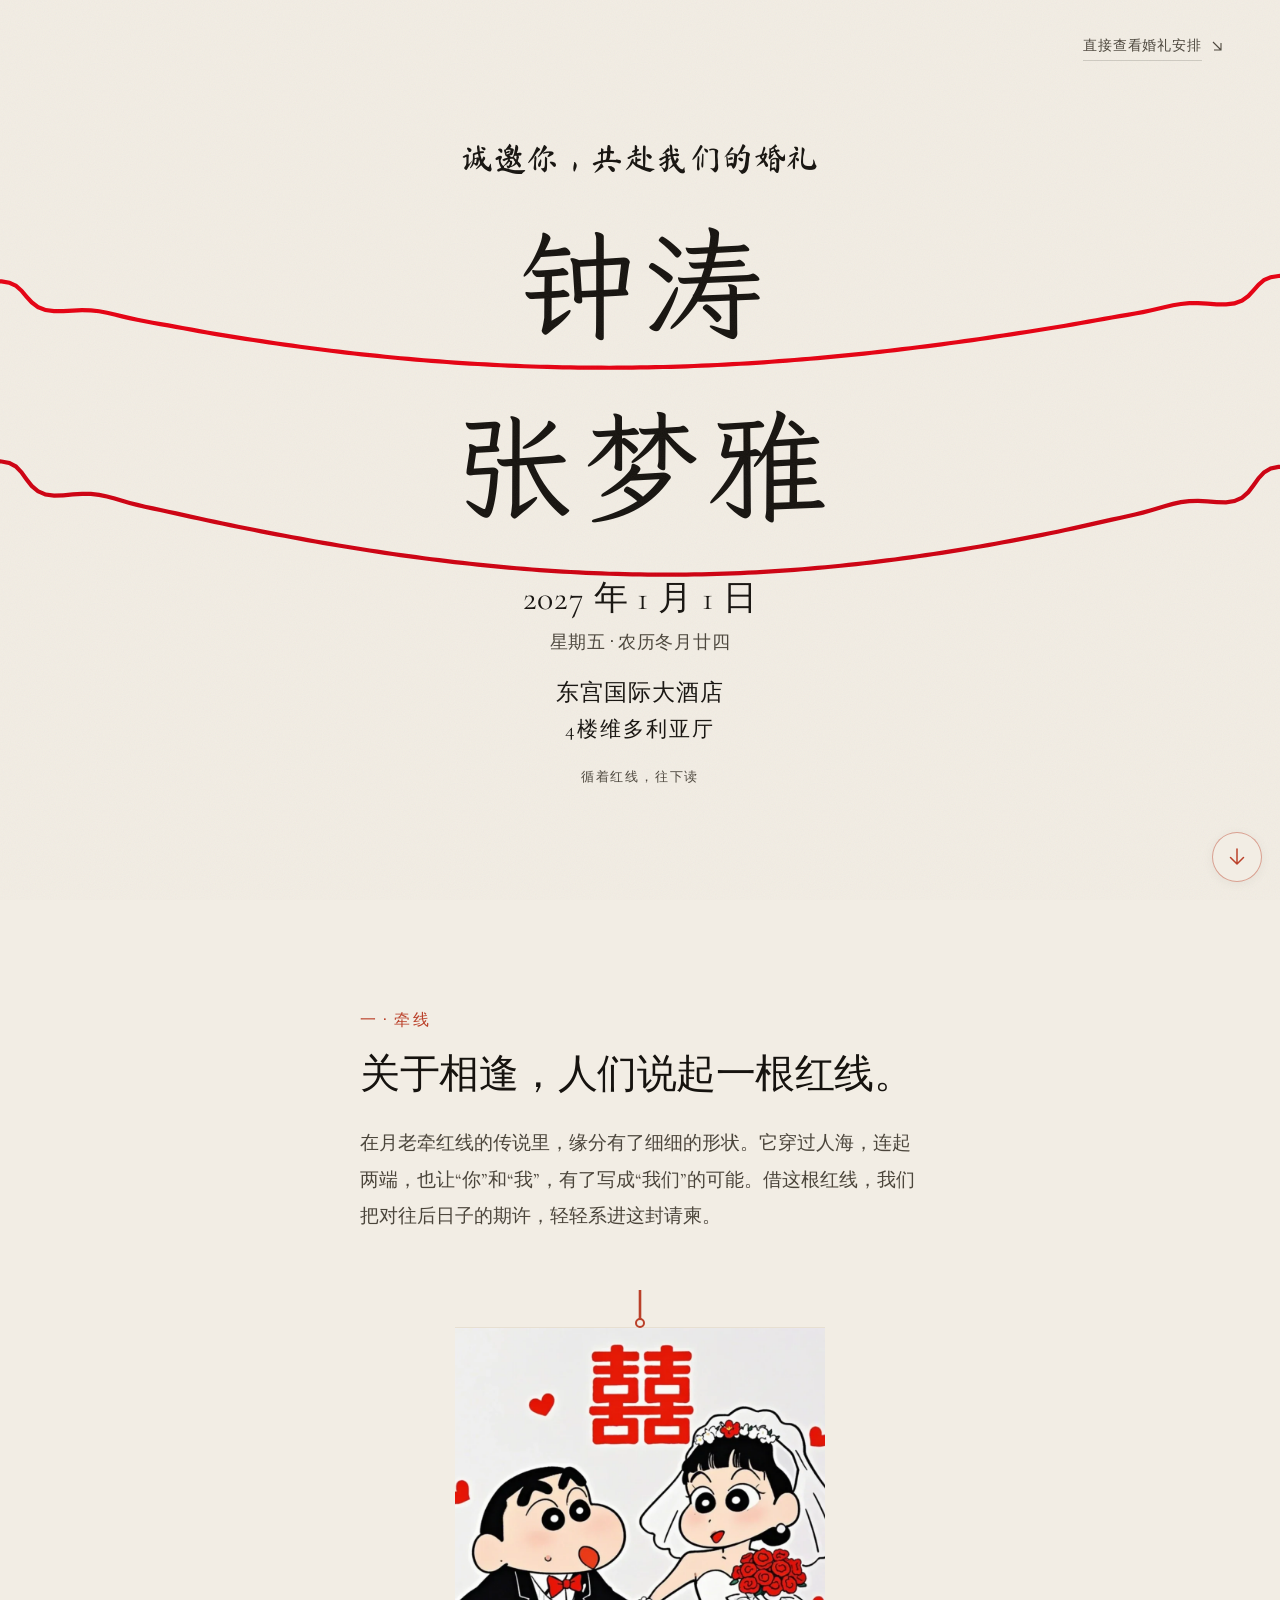
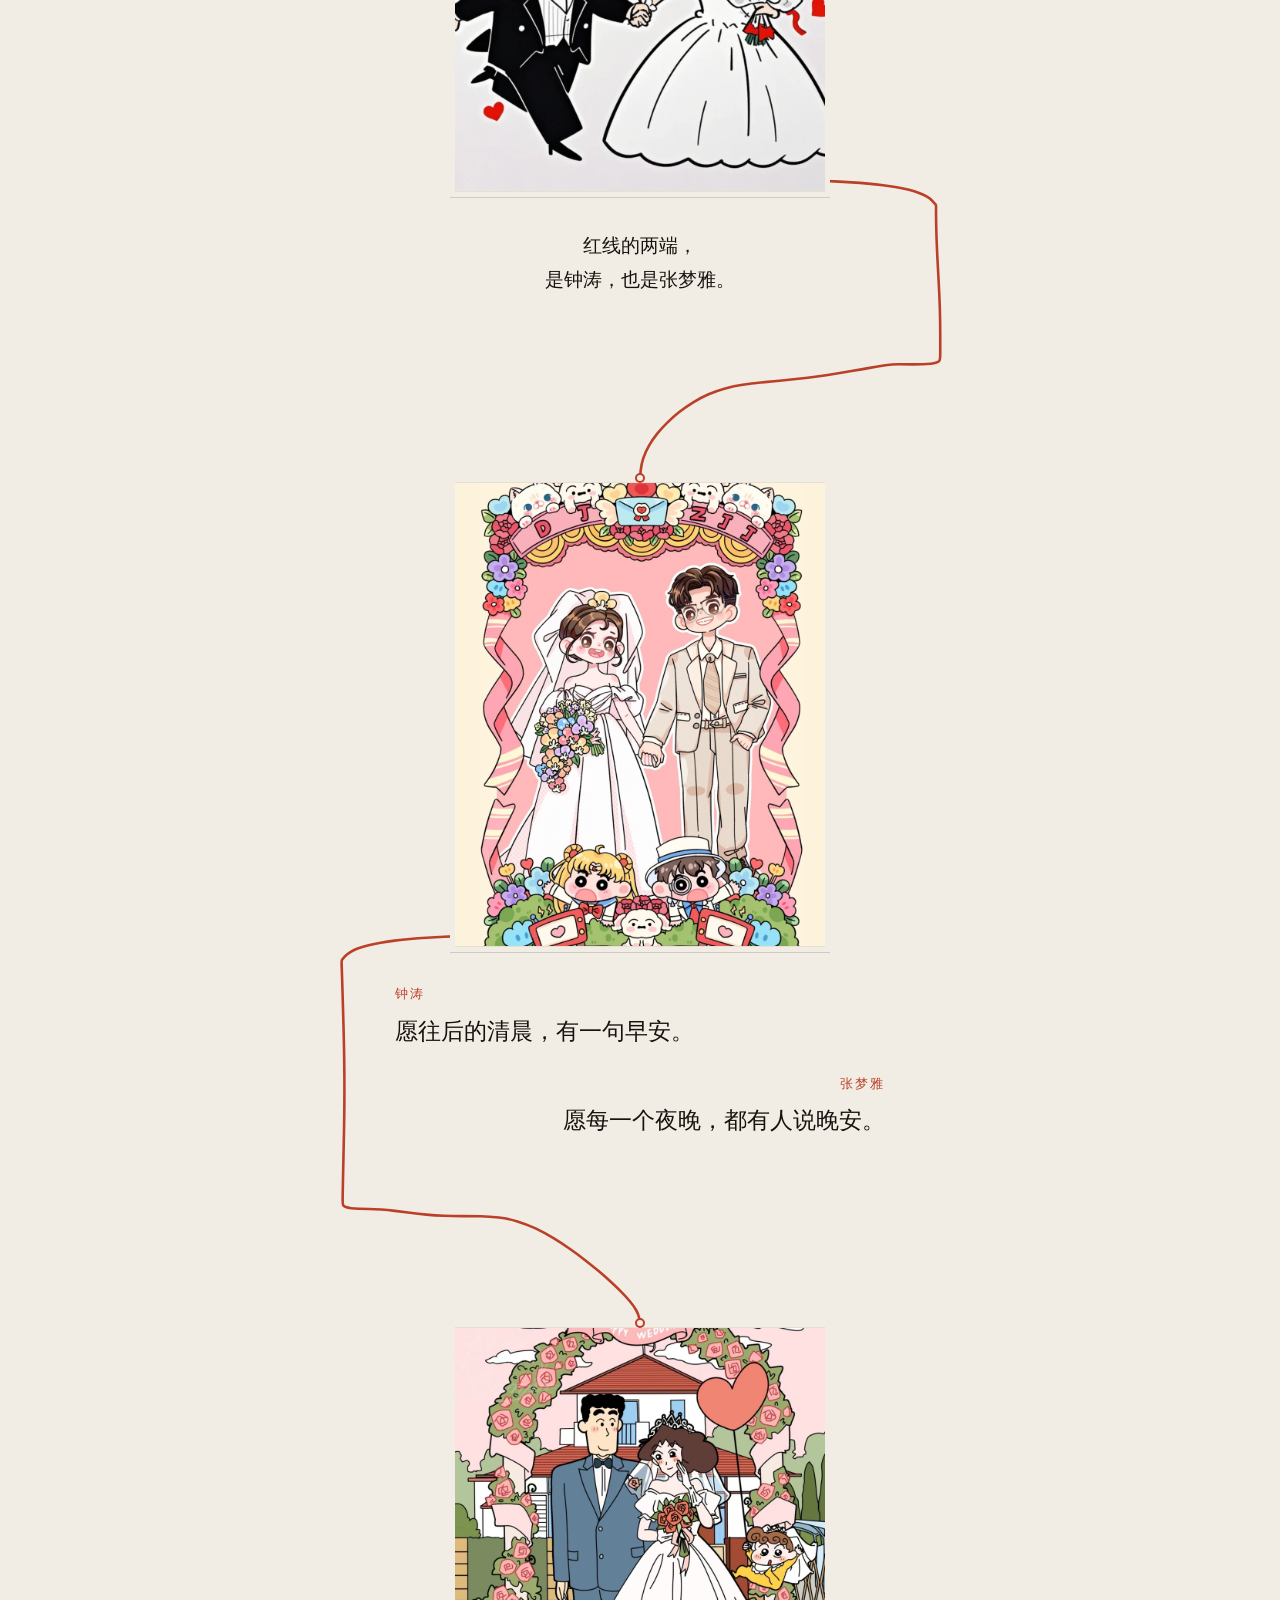
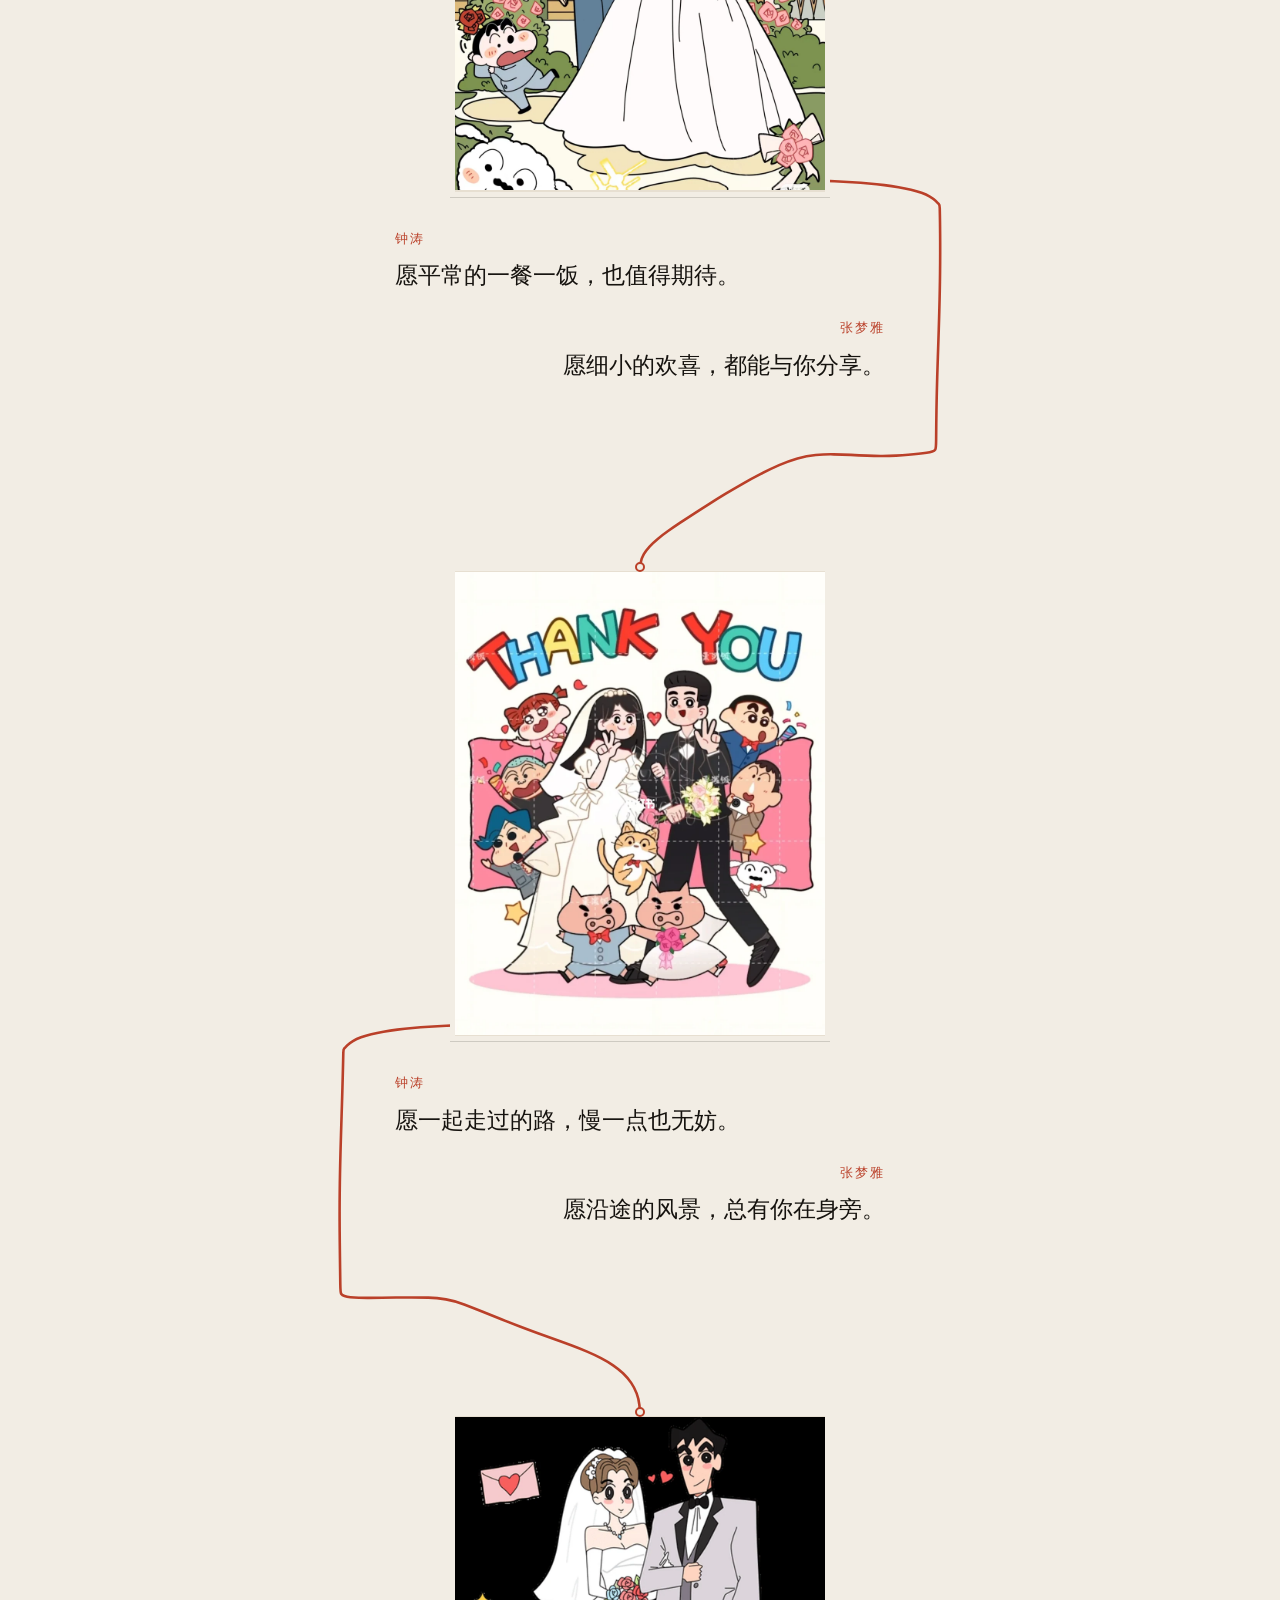
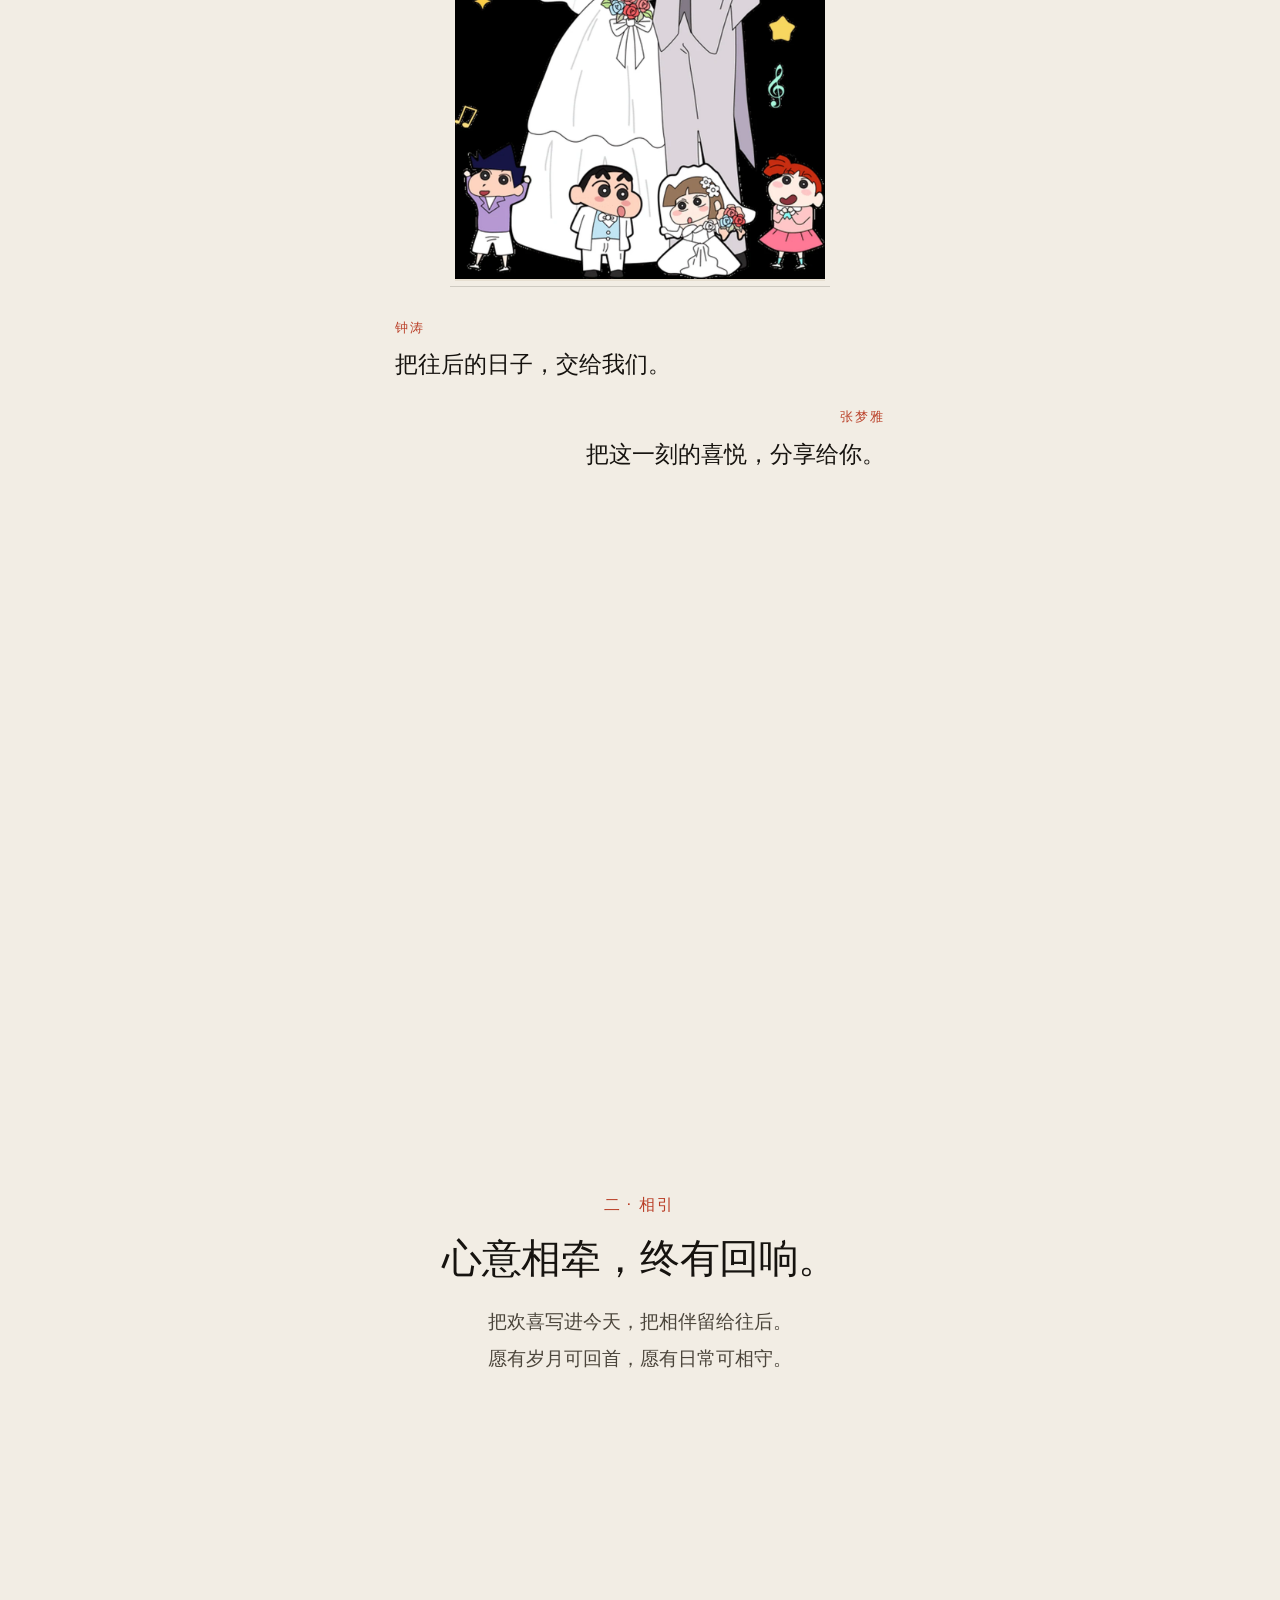
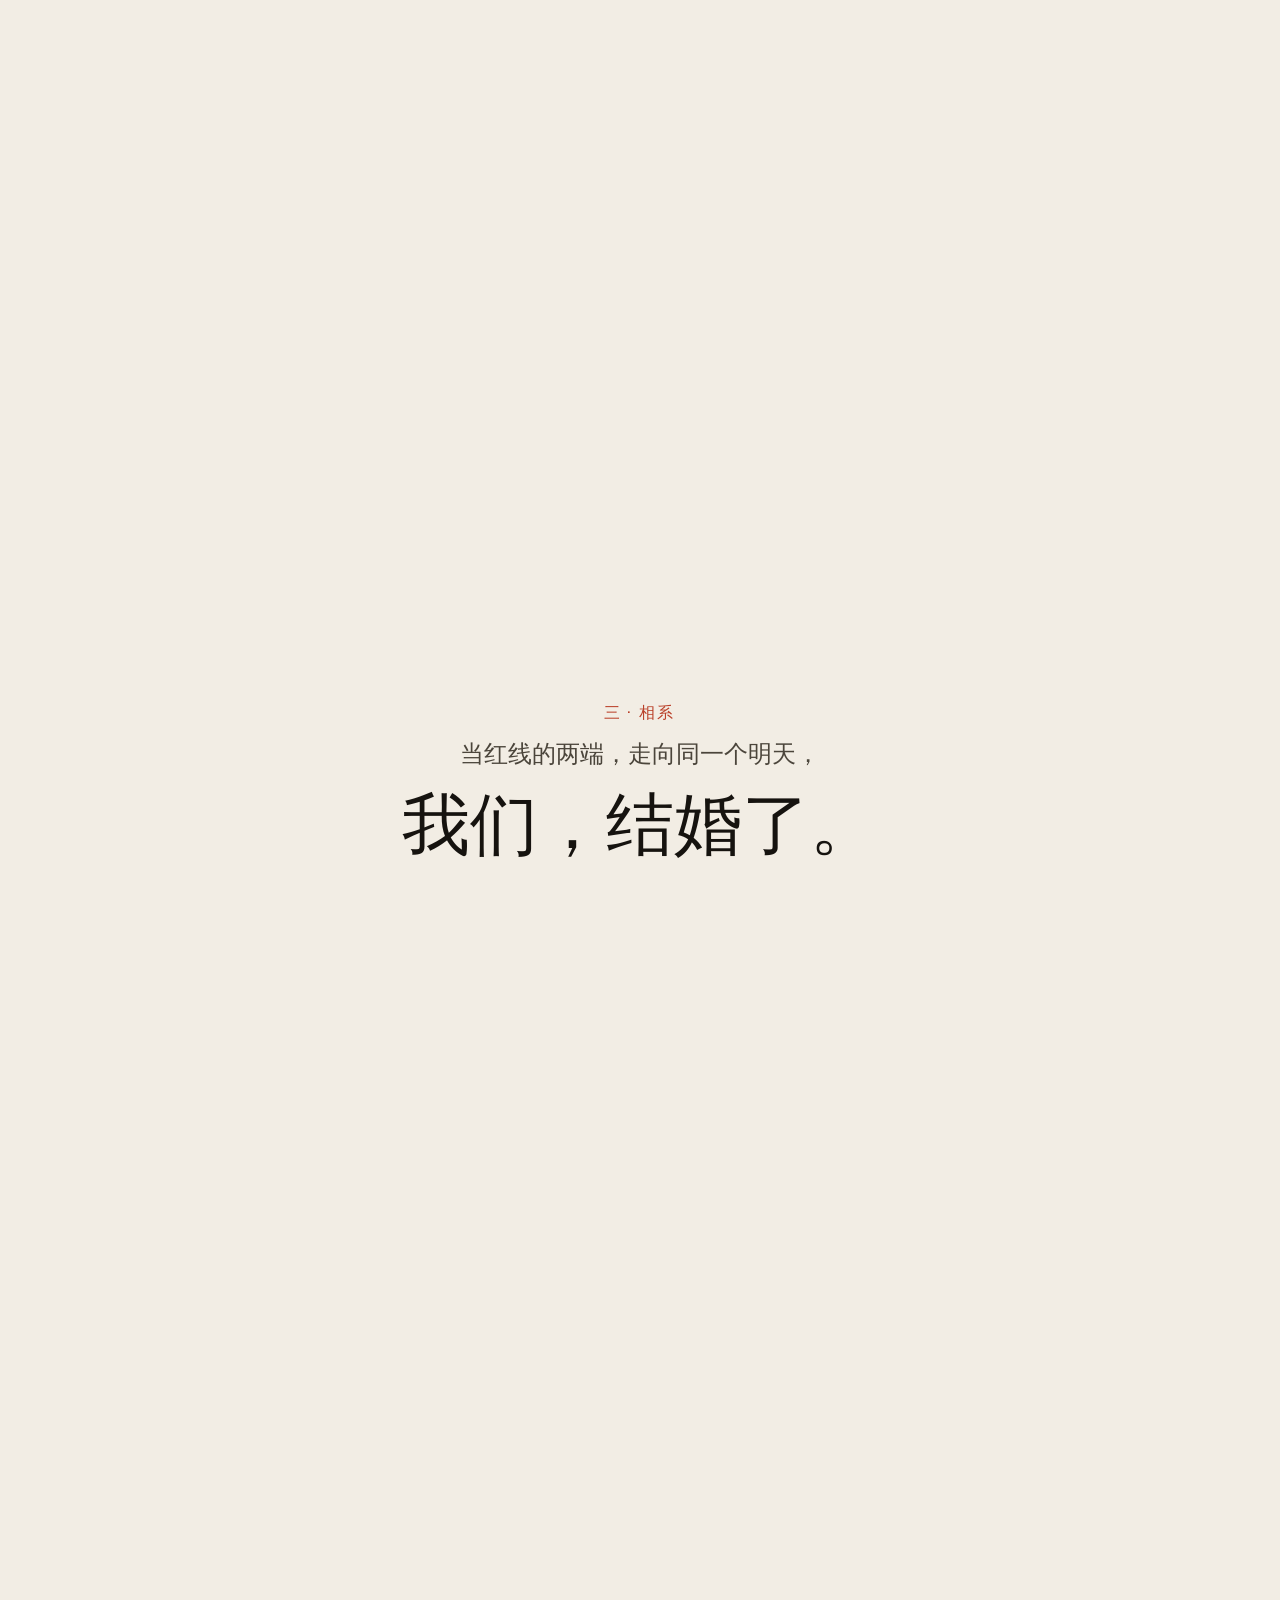
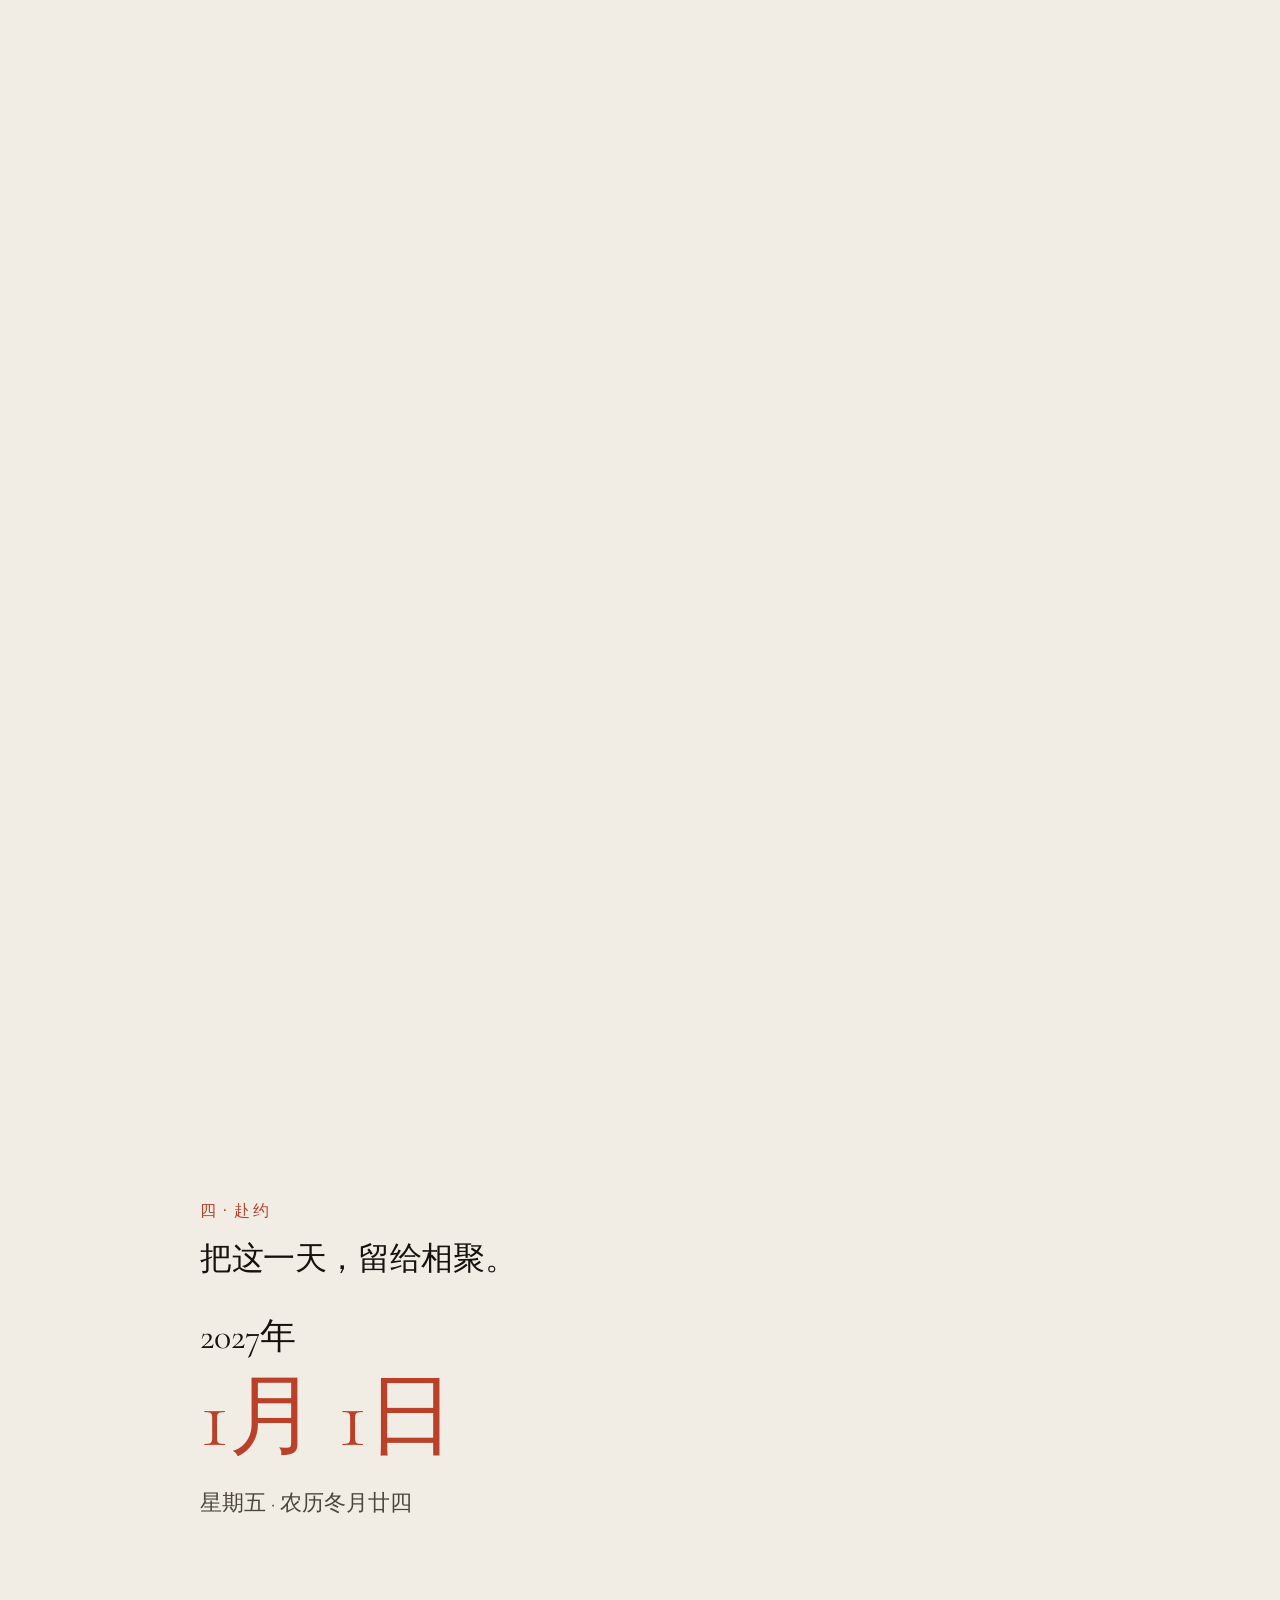
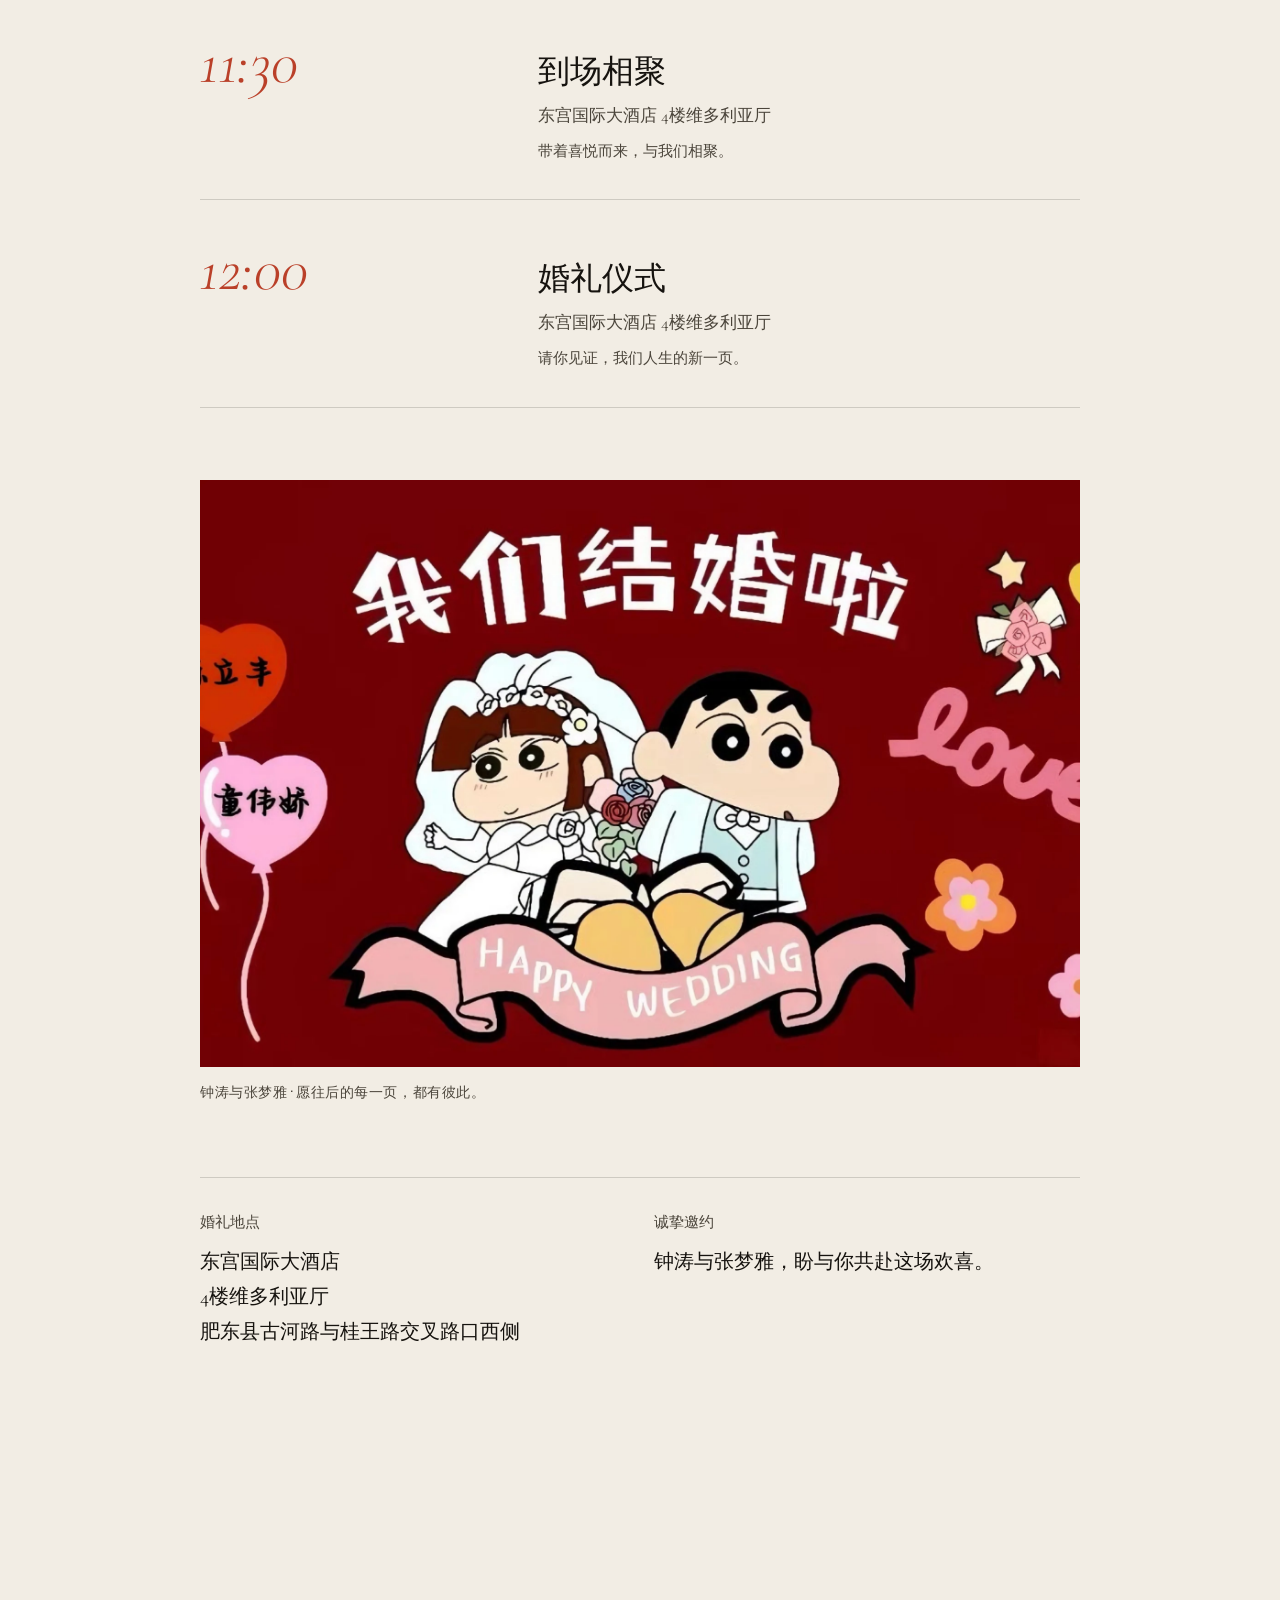
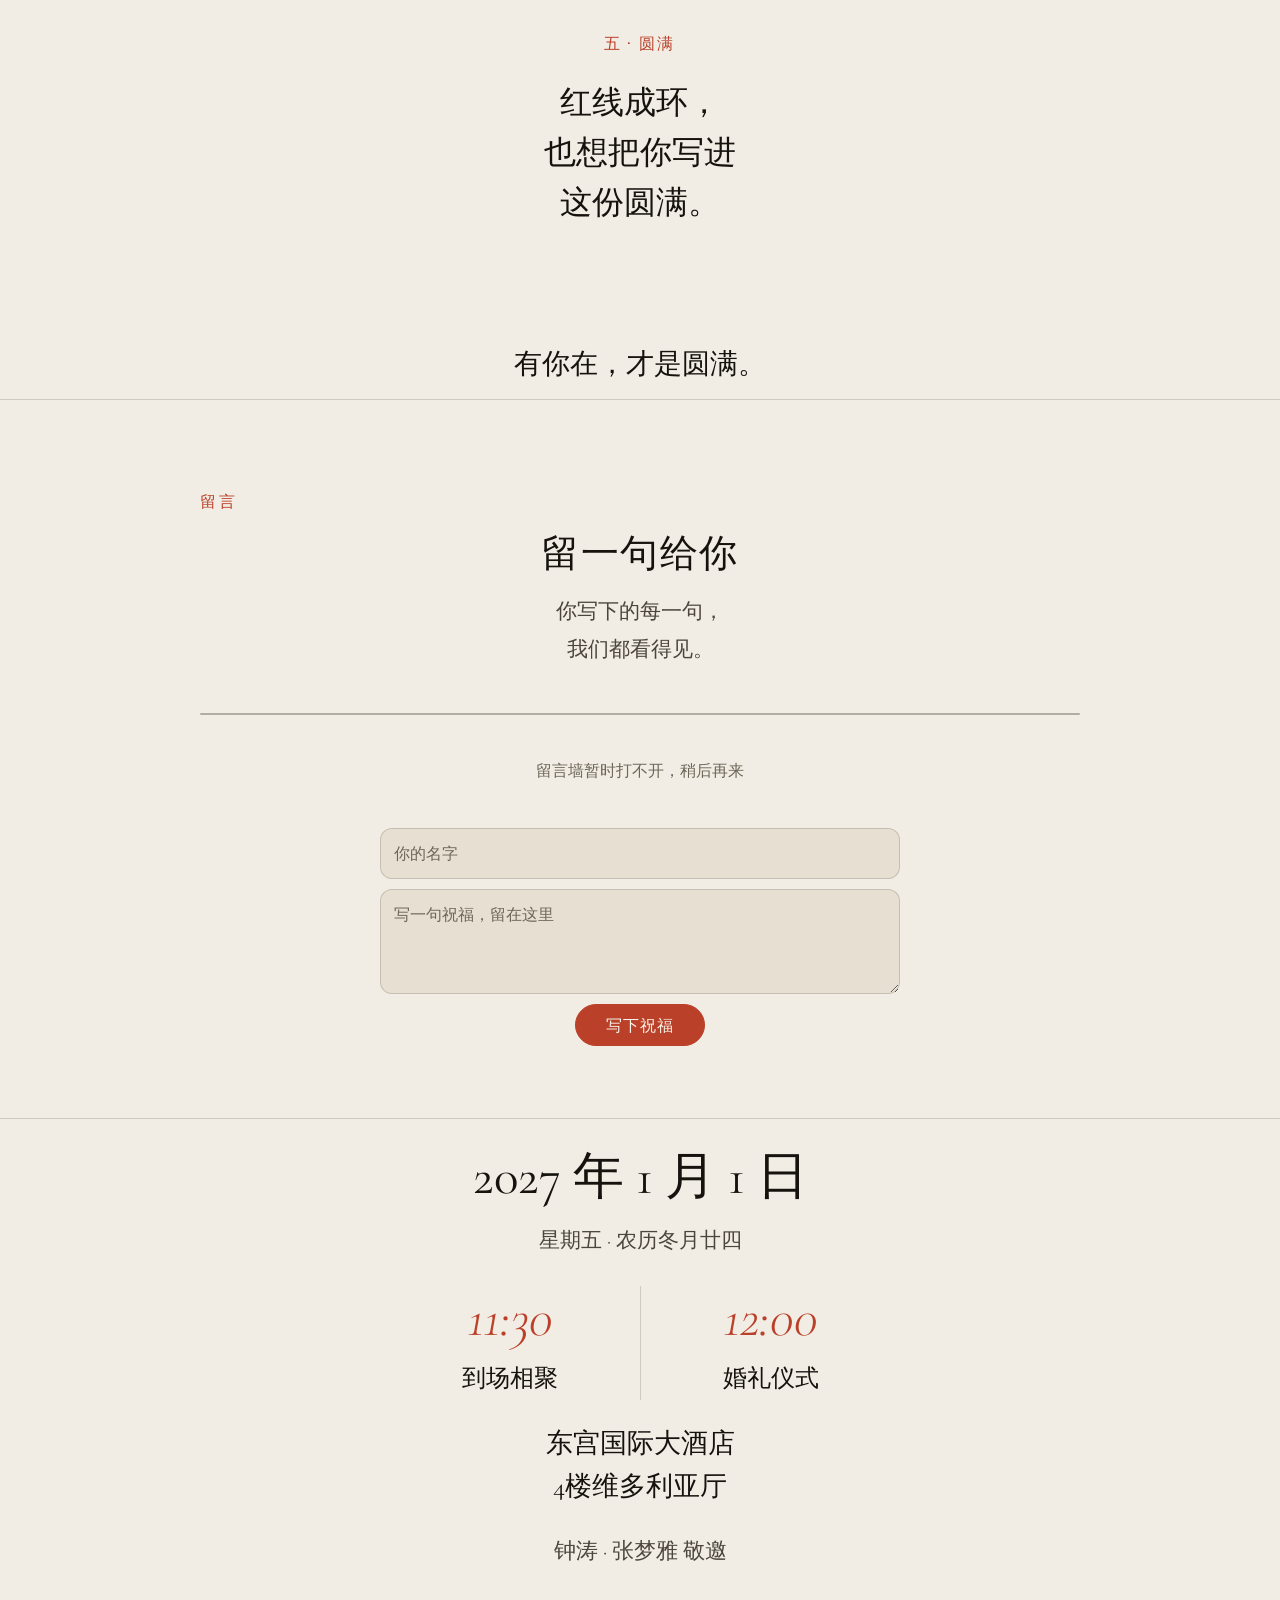
<file: archive-vue/archive-vue/index.html>
<!doctype html>
<html lang="zh-CN">
  <head>
    <meta charset="UTF-8" />
    <meta name="viewport" content="width=device-width, initial-scale=1.0, viewport-fit=cover" />
    <link rel="icon" type="image/svg+xml" href="./favicon.svg" />
    <meta name="theme-color" content="#f2ede4" />
    <meta
      name="description"
      content="钟涛与张梦雅诚邀你共赴婚礼。2027年1月1日，星期五，农历冬月廿四。11:30到场，12:00仪式，东宫国际大酒店，肥东县古河路与桂王路交叉路口西侧。"
    />
    <link rel="preload" href="./fonts/cormorant-var.woff2" as="font" type="font/woff2" crossorigin />
    <link rel="preload" href="./fonts/instrument-var.woff2" as="font" type="font/woff2" crossorigin />
    <title>一线 · 同心｜钟涛与张梦雅的婚礼｜2027年1月1日</title>
    <script type="module" crossorigin src="./assets/main-D43wTzJE.js"></script>
    <link rel="modulepreload" crossorigin href="./assets/effects-BBeDdloI.js">
    <link rel="stylesheet" crossorigin href="./assets/effects-CmTKzqk4.css">
    <link rel="stylesheet" crossorigin href="./assets/main-Cfg9pDoX.css">
  </head>
  <body>
    <div id="root"></div>
  </body>
</html>
</file>
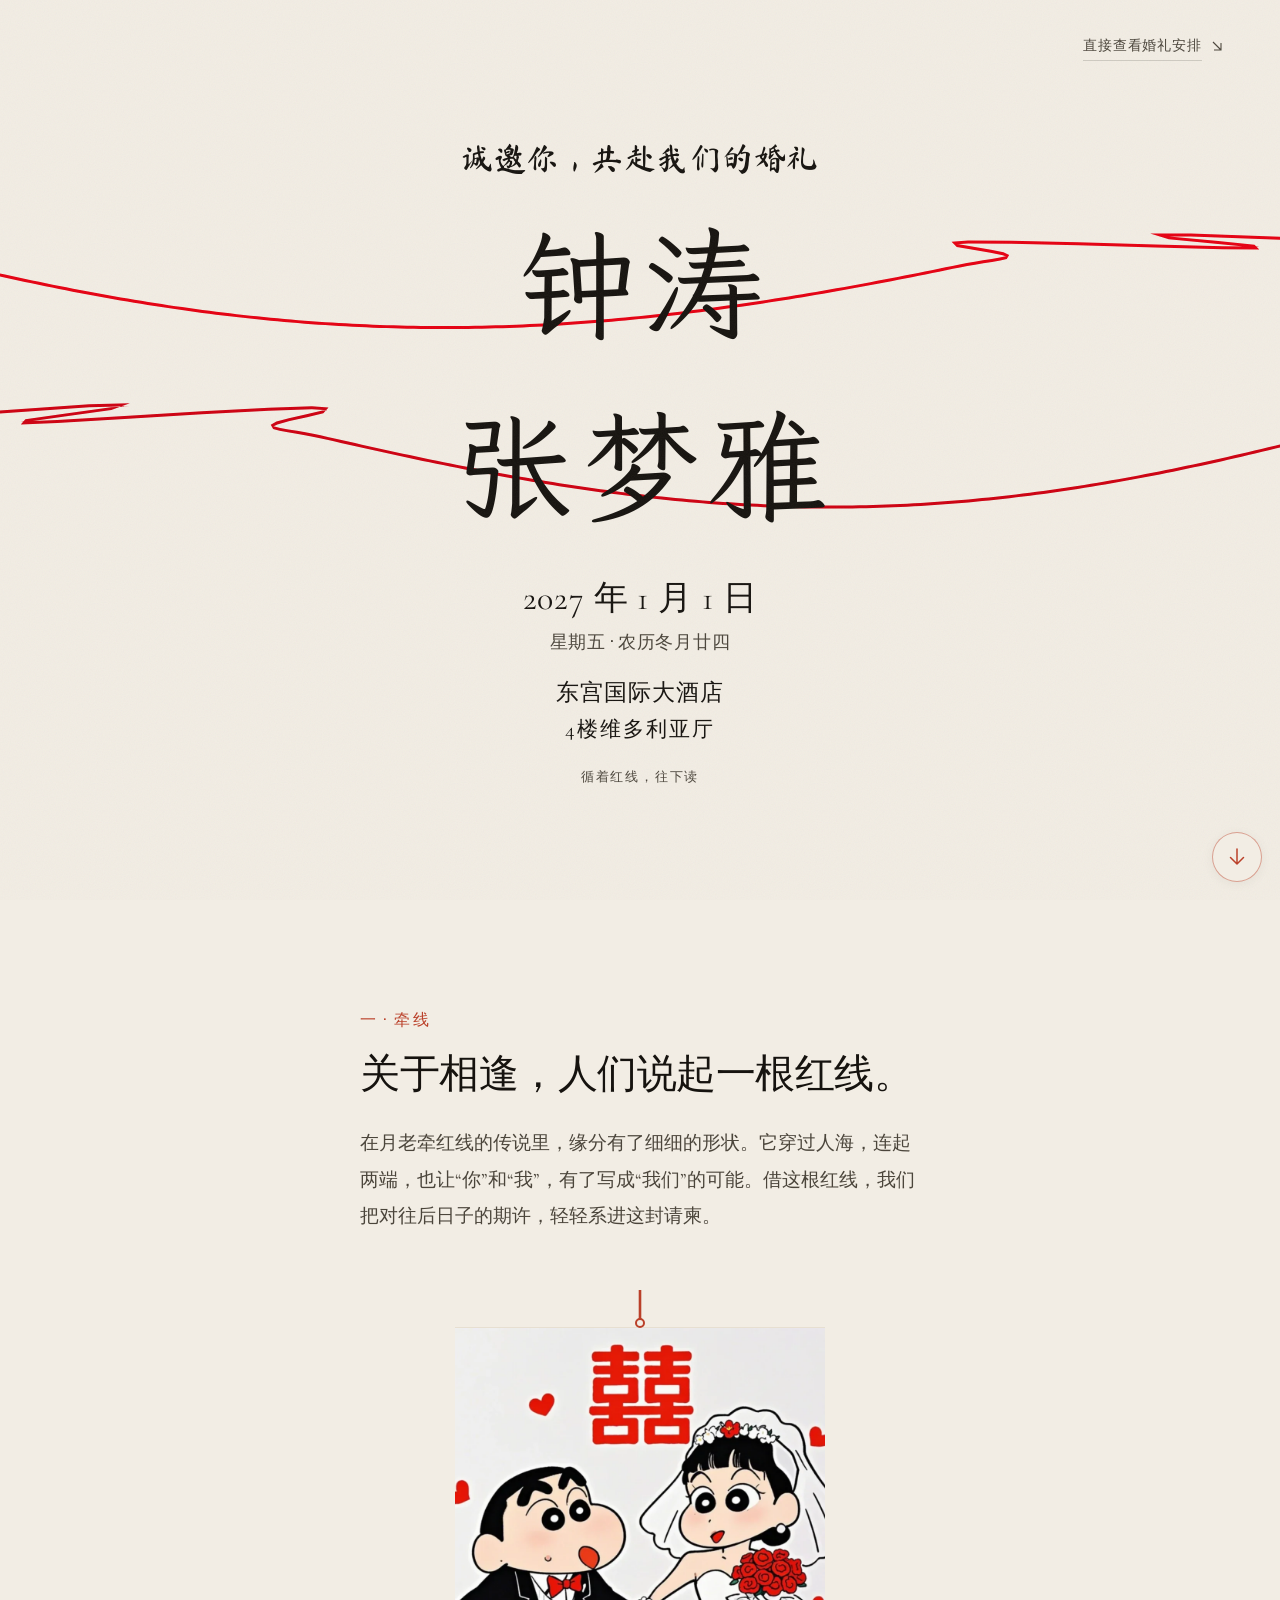
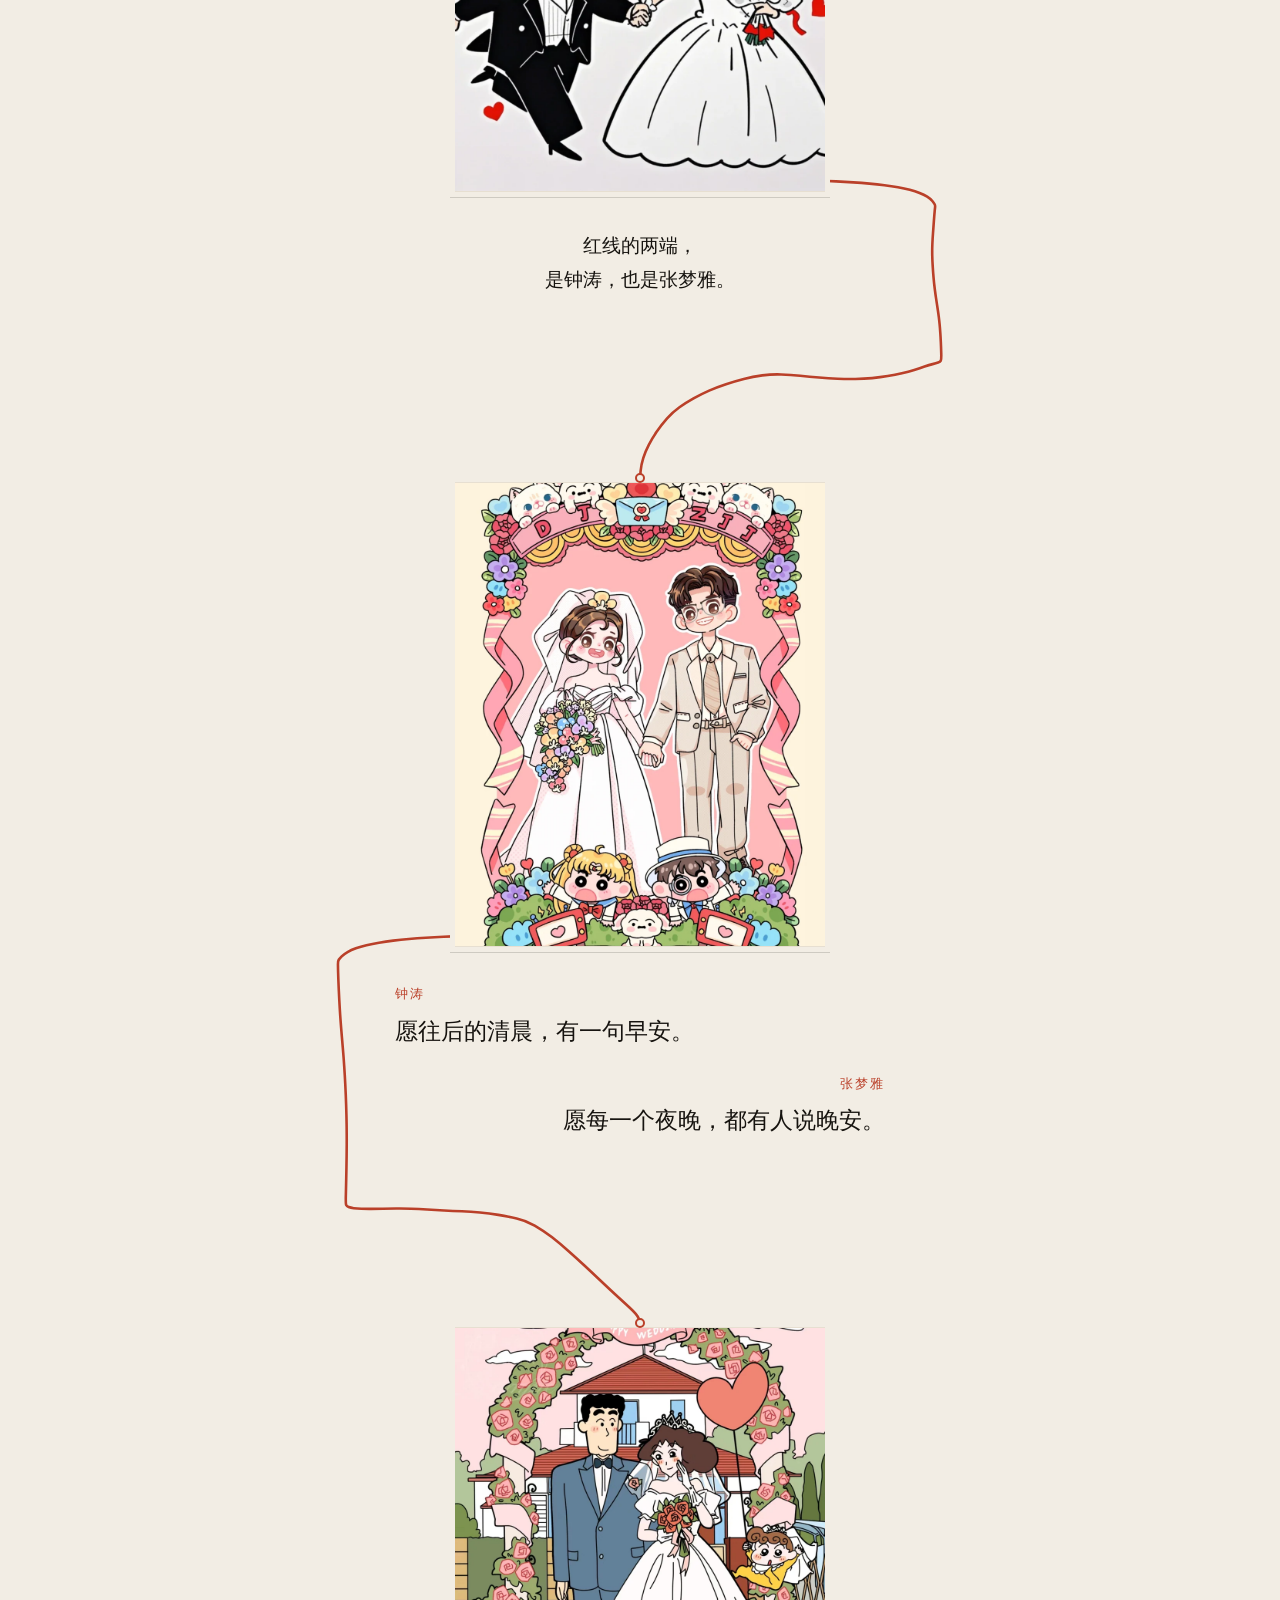
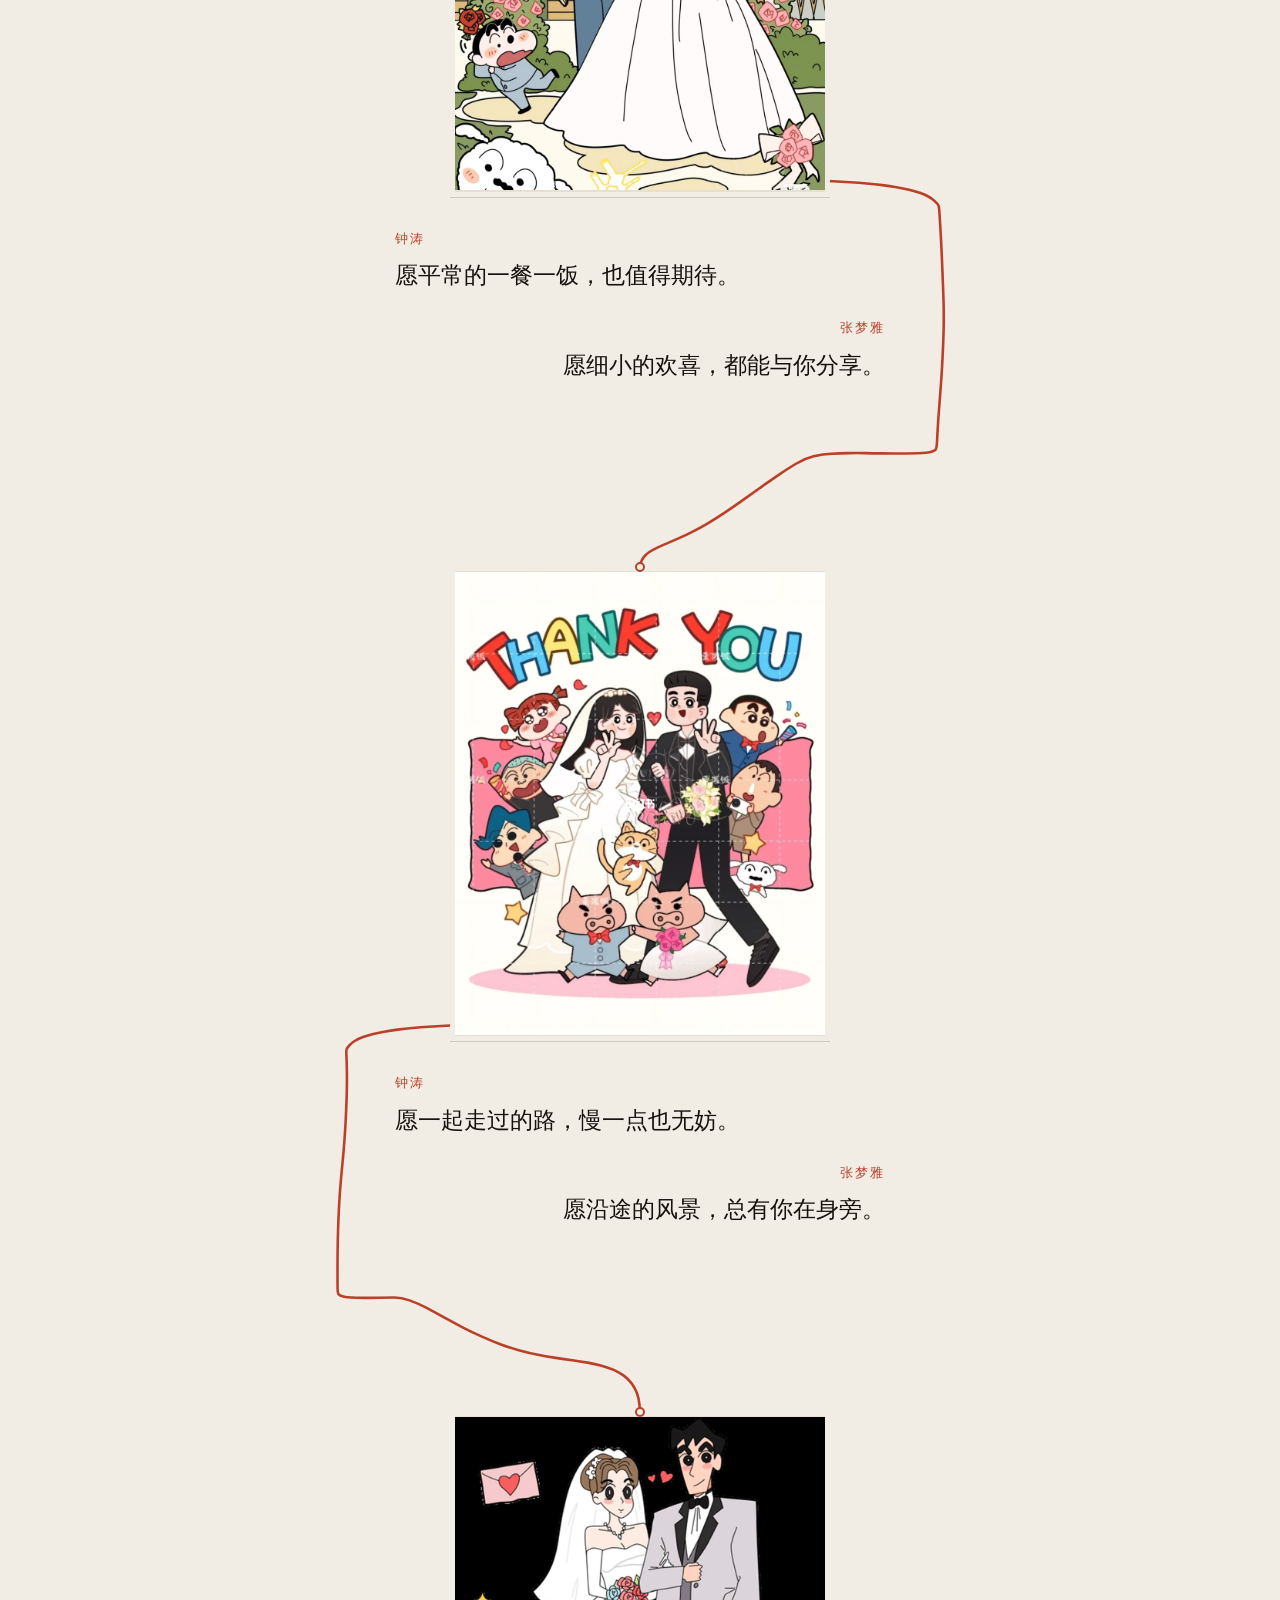
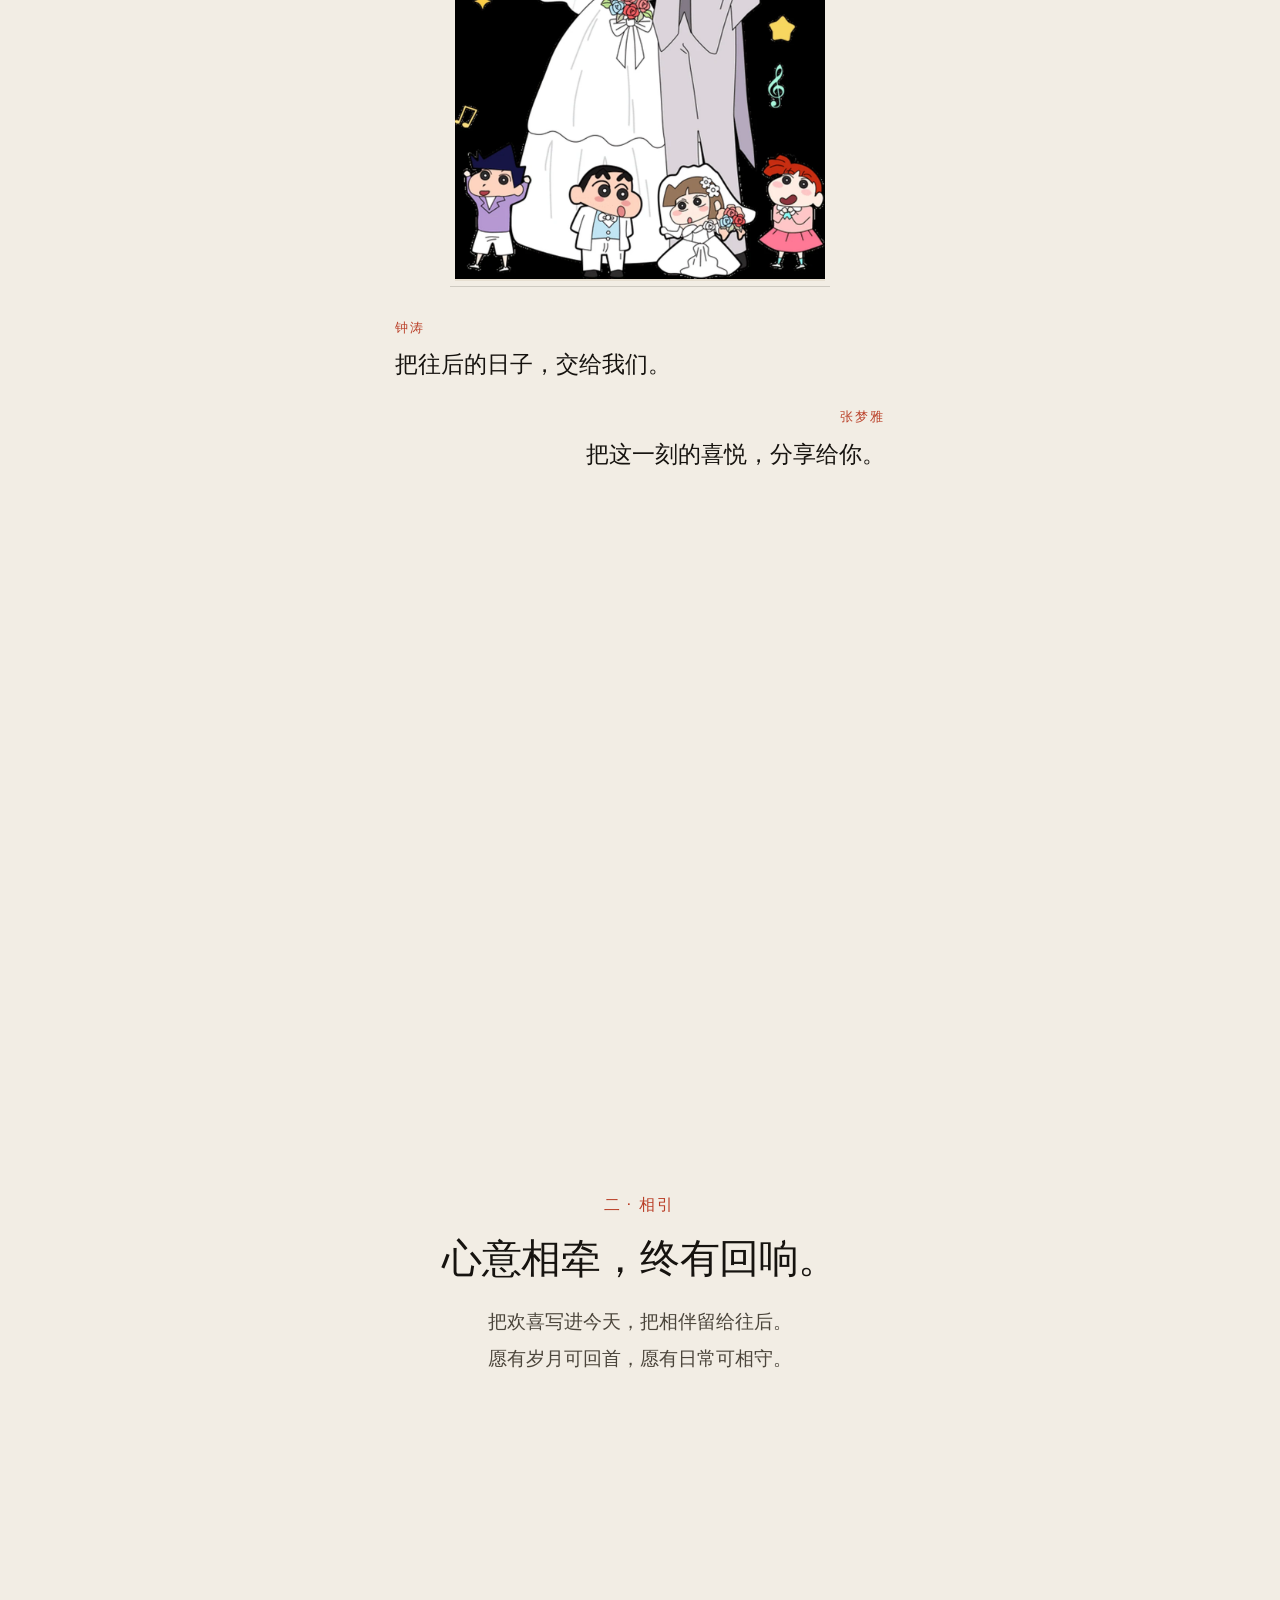
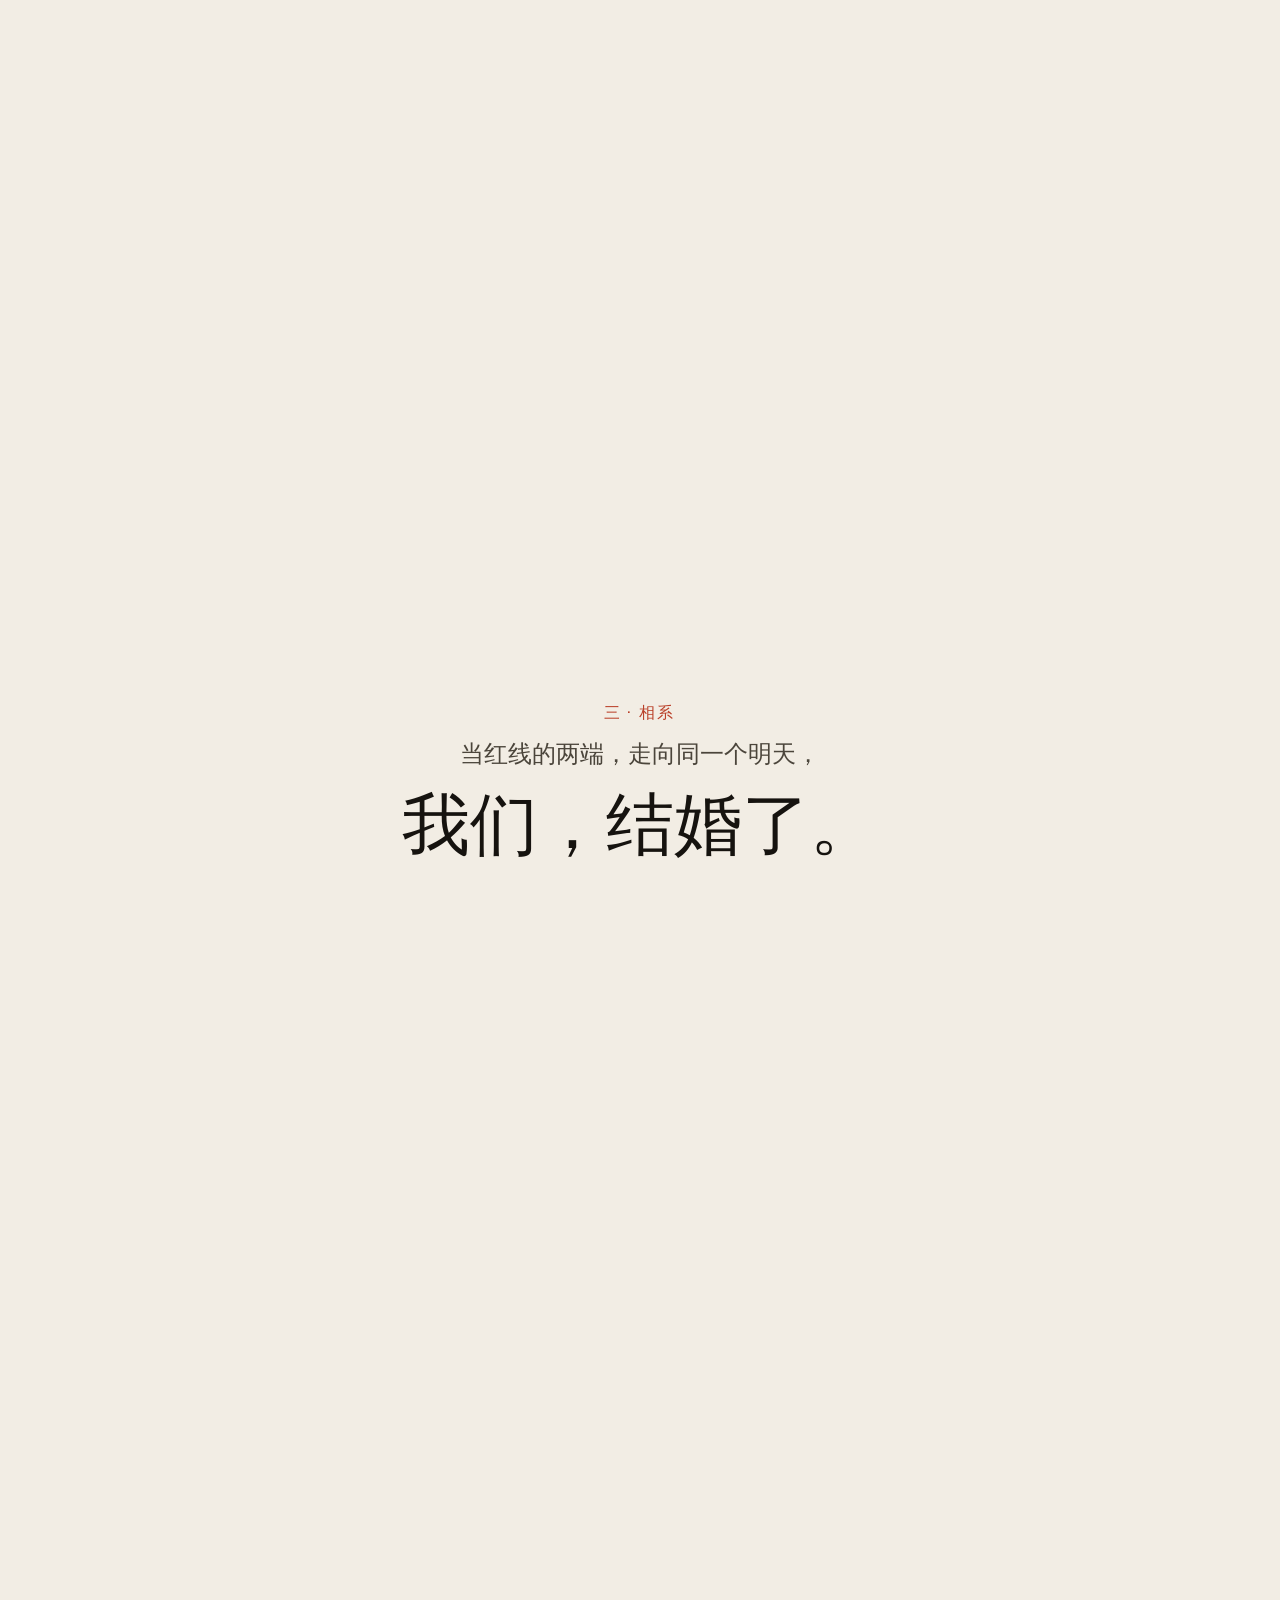
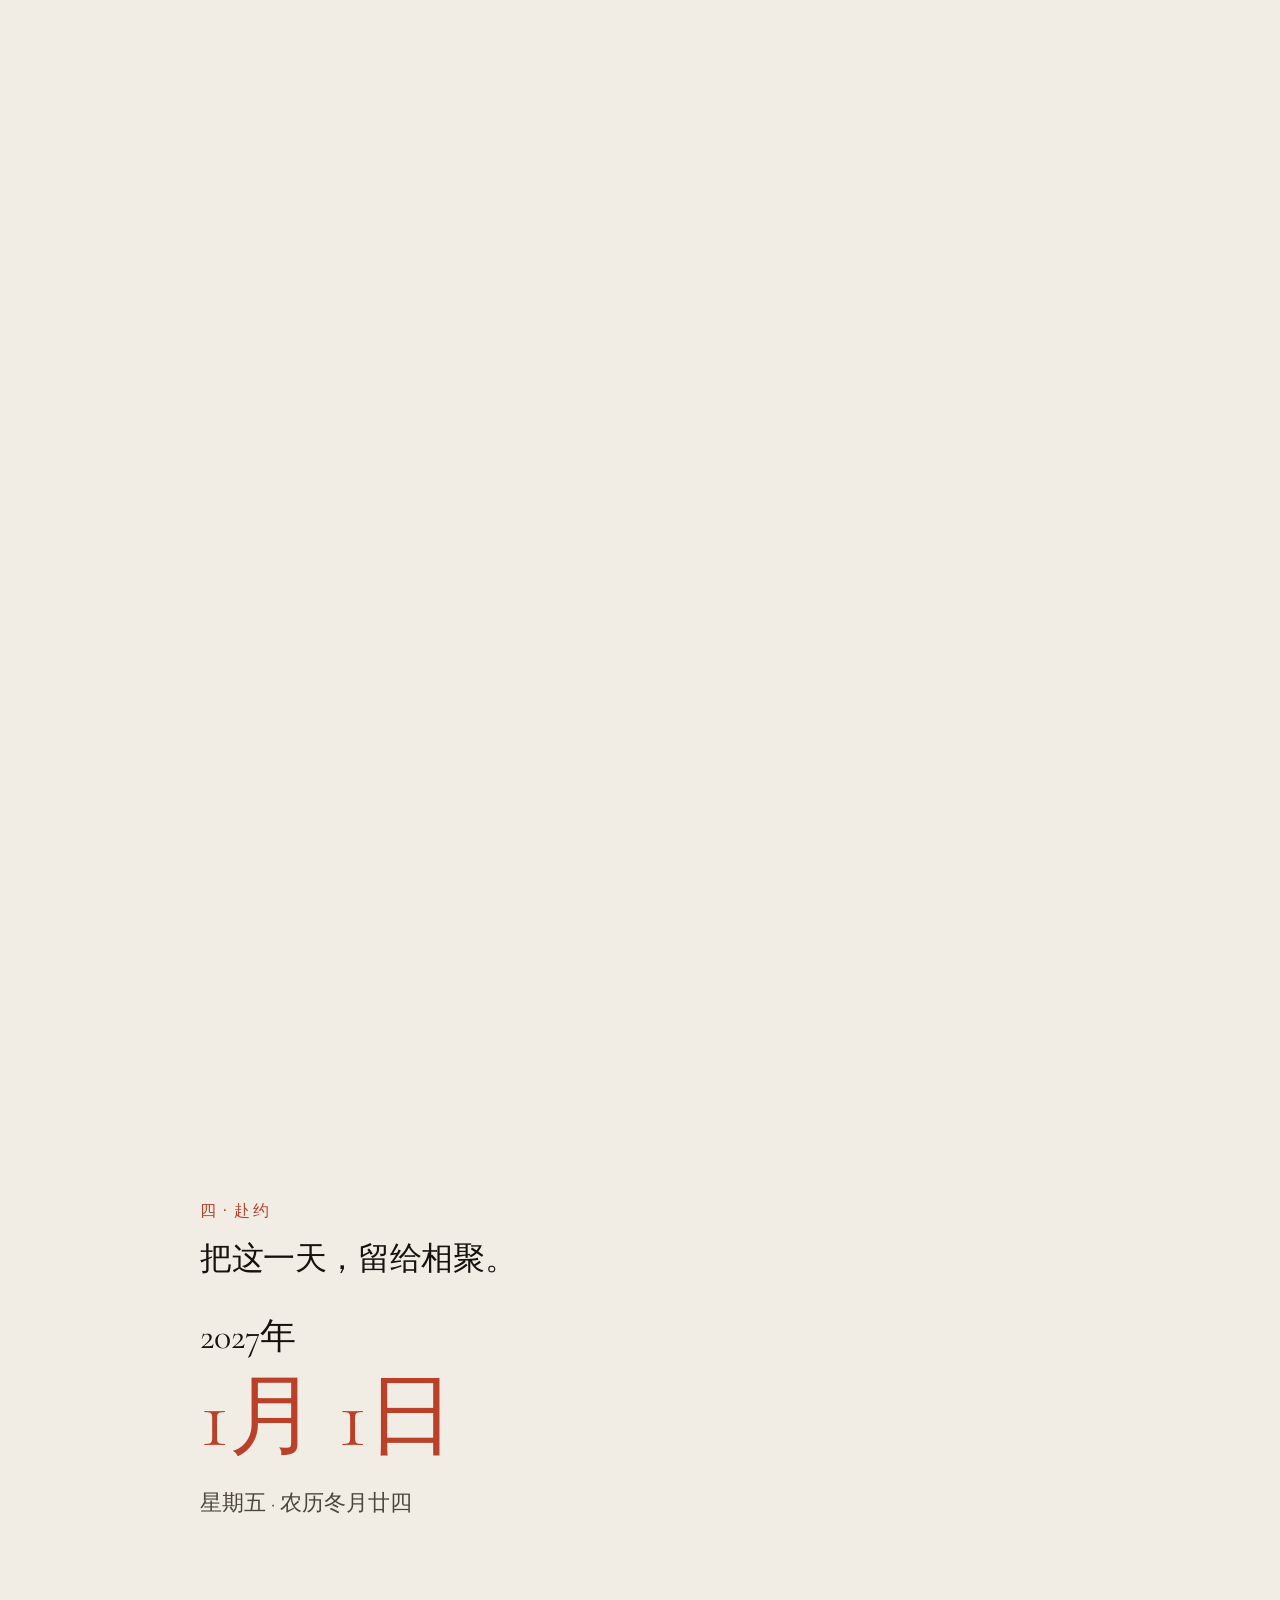
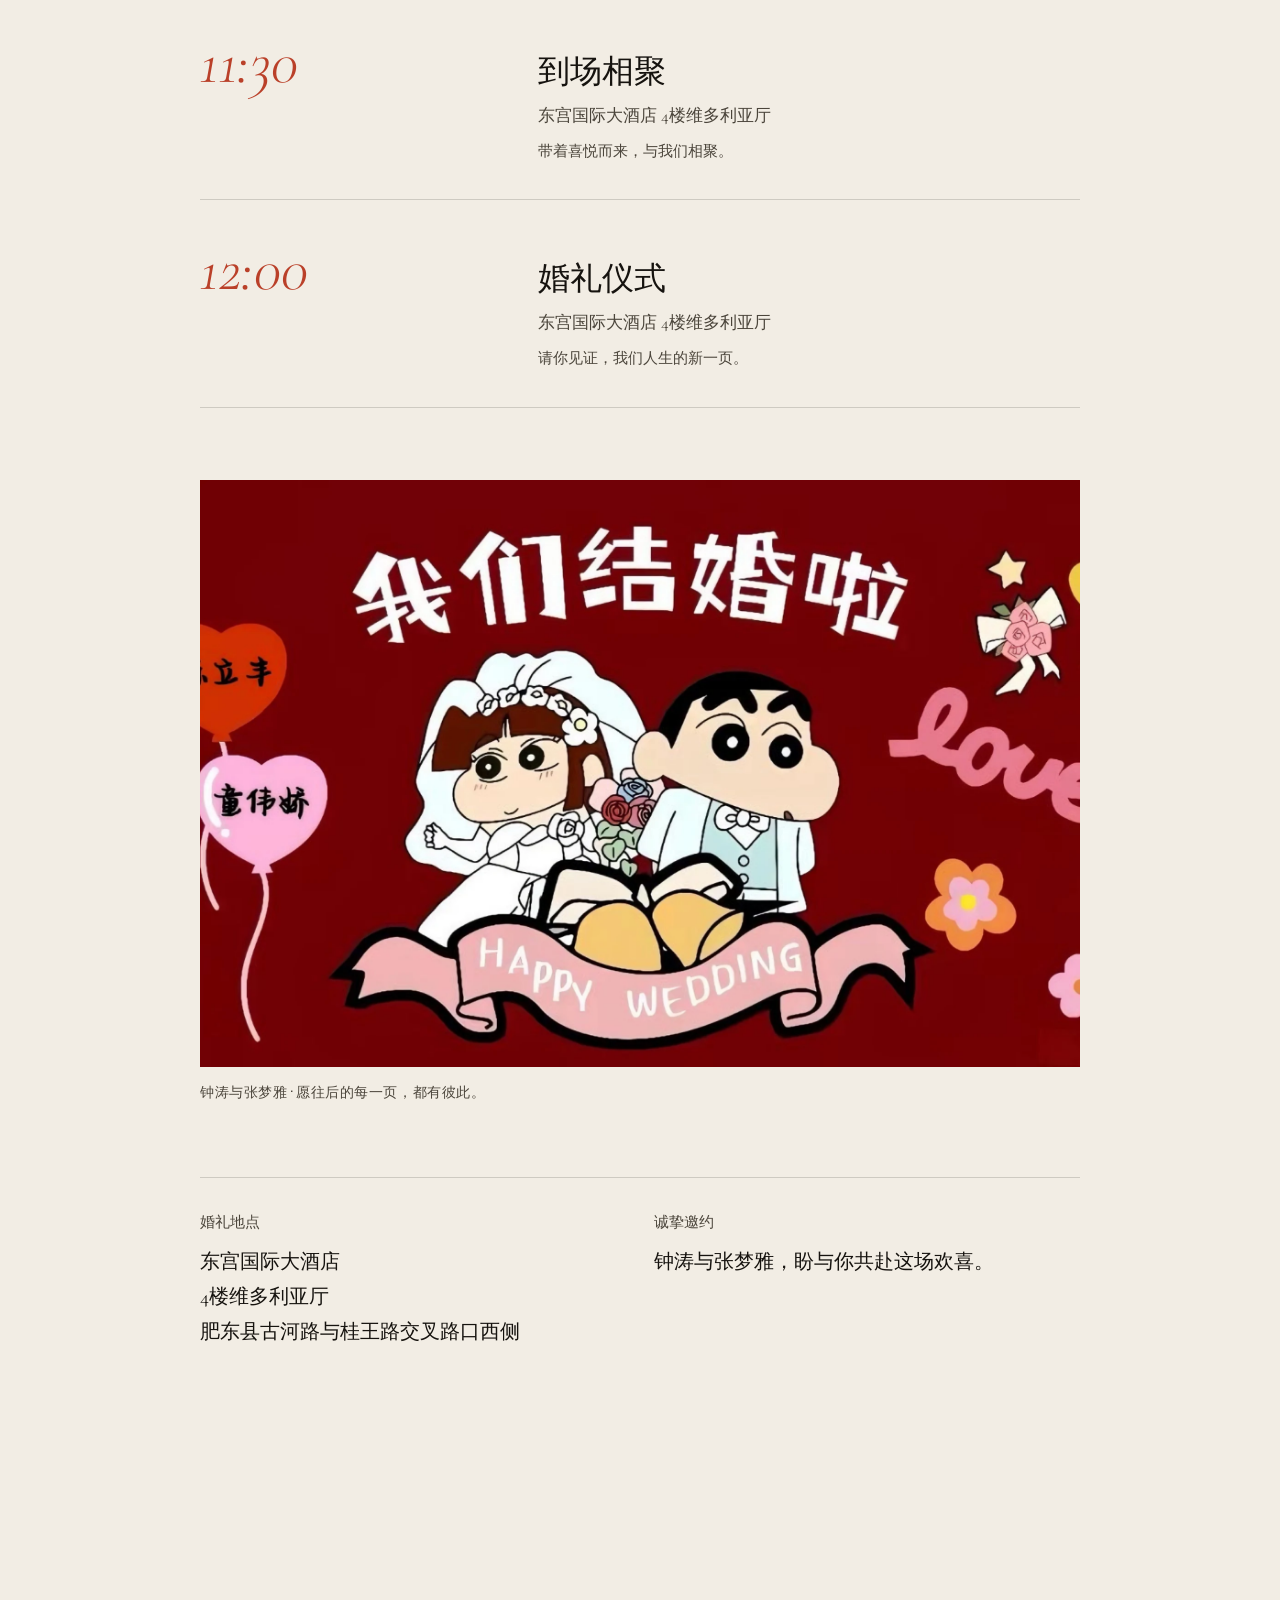
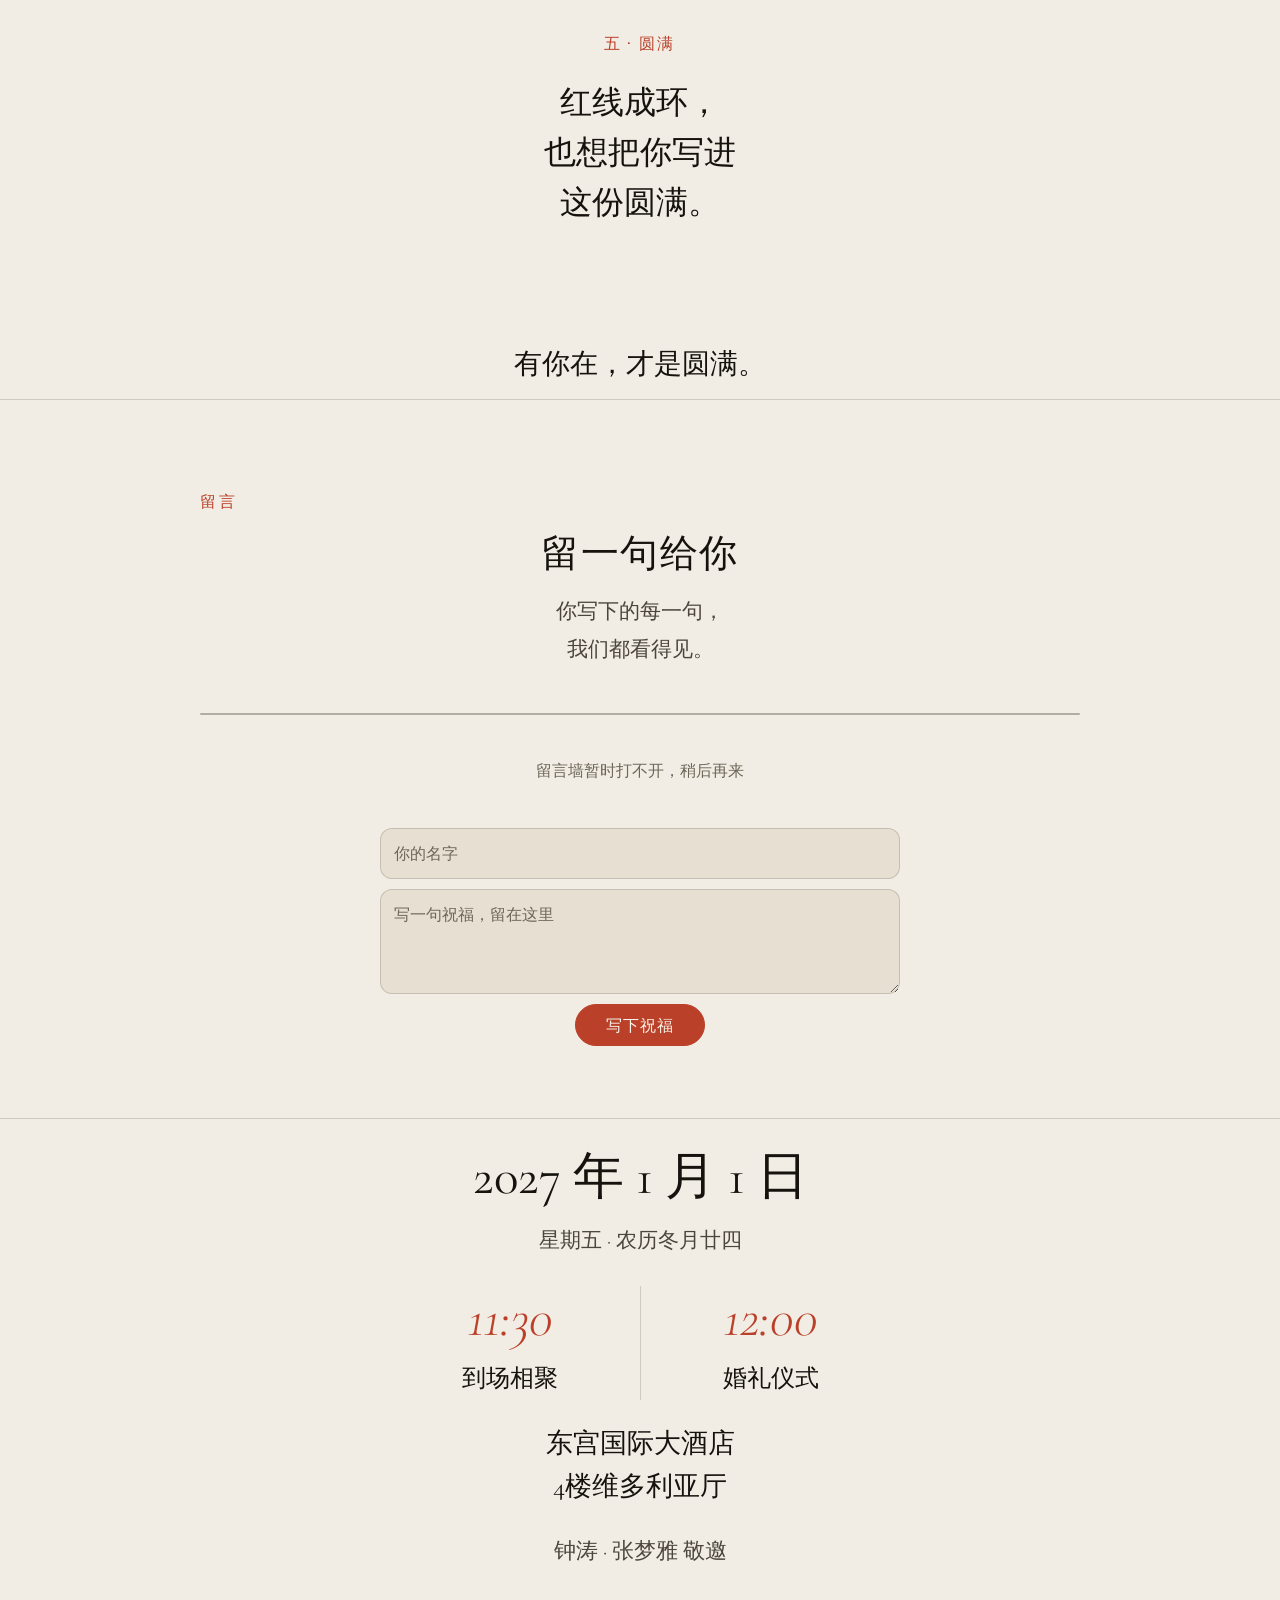
<file: archive-vue/archive-vue/archive-vue/index.html>
<!doctype html>
<html lang="zh-CN">
  <head>
    <meta charset="UTF-8" />
    <meta name="viewport" content="width=device-width, initial-scale=1.0, viewport-fit=cover" />
    <link rel="icon" type="image/svg+xml" href="./favicon.svg" />
    <meta name="theme-color" content="#f2ede4" />
    <meta
      name="description"
      content="钟涛与张梦雅诚邀你共赴婚礼。2027年1月1日，星期五，农历冬月廿四。11:30到场，12:00仪式，东宫国际大酒店，肥东县古河路与桂王路交叉路口西侧。"
    />
    <link rel="preload" href="./fonts/cormorant-var.woff2" as="font" type="font/woff2" crossorigin />
    <link rel="preload" href="./fonts/instrument-var.woff2" as="font" type="font/woff2" crossorigin />
    <title>一线 · 同心｜钟涛与张梦雅的婚礼｜2027年1月1日</title>
    <script type="module" crossorigin src="./assets/main-GvpE1oSf.js"></script>
    <link rel="modulepreload" crossorigin href="./assets/effects-BauzVHn4.js">
    <link rel="stylesheet" crossorigin href="./assets/effects-B-CiVXpl.css">
    <link rel="stylesheet" crossorigin href="./assets/main-Cfg9pDoX.css">
  </head>
  <body>
    <div id="root"></div>
  </body>
</html>
</file>
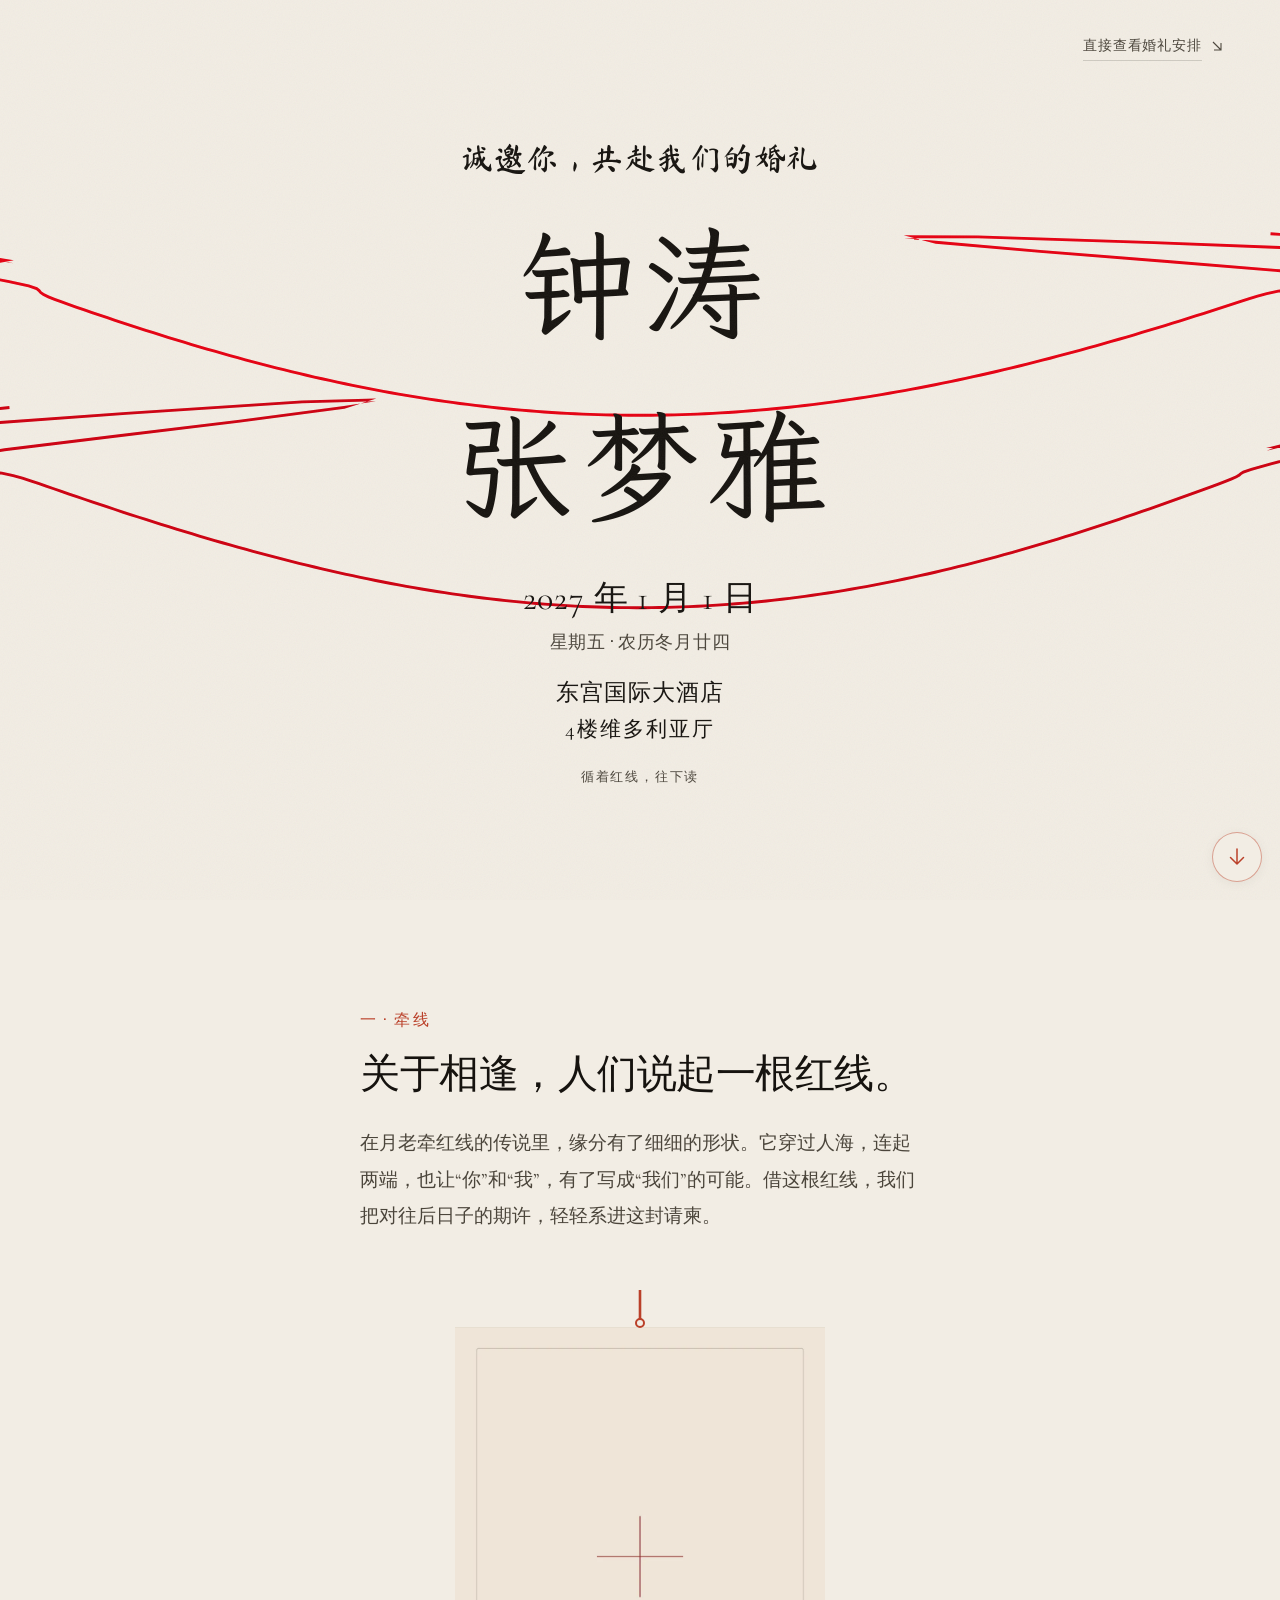
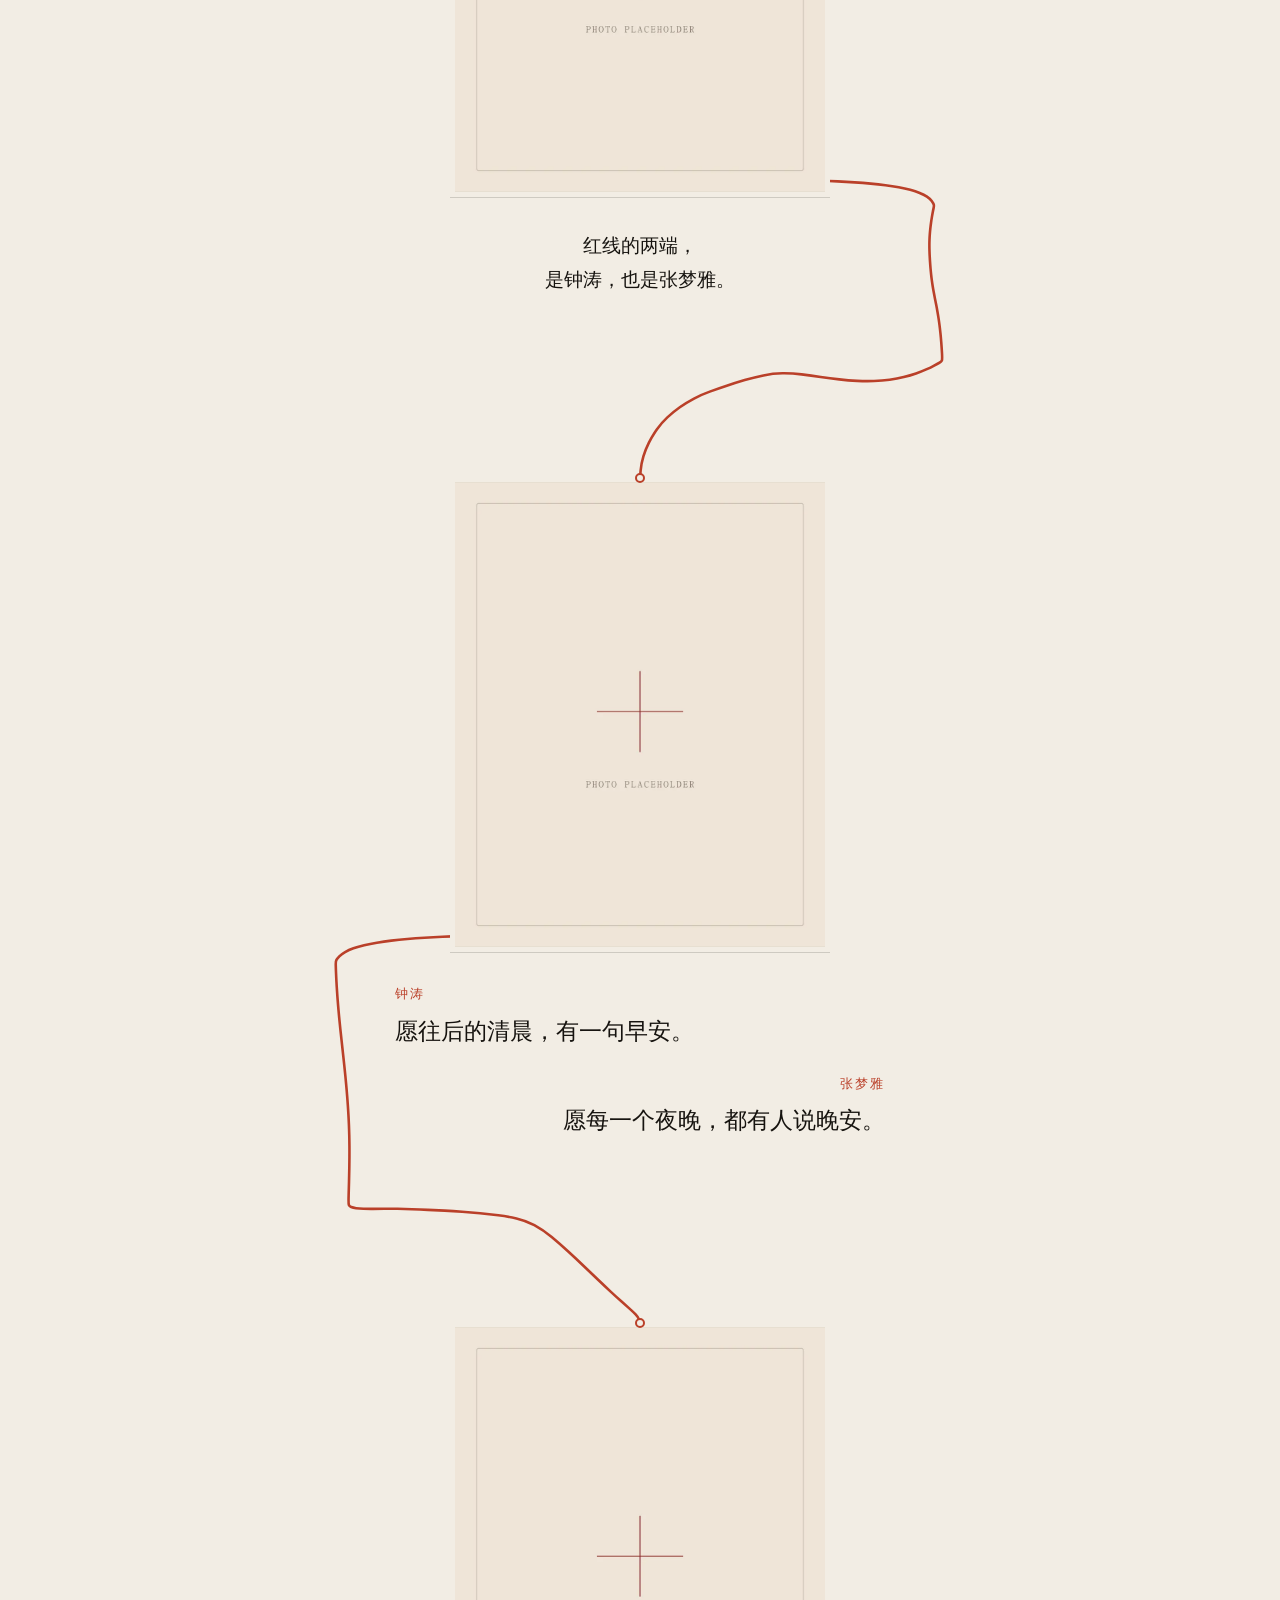
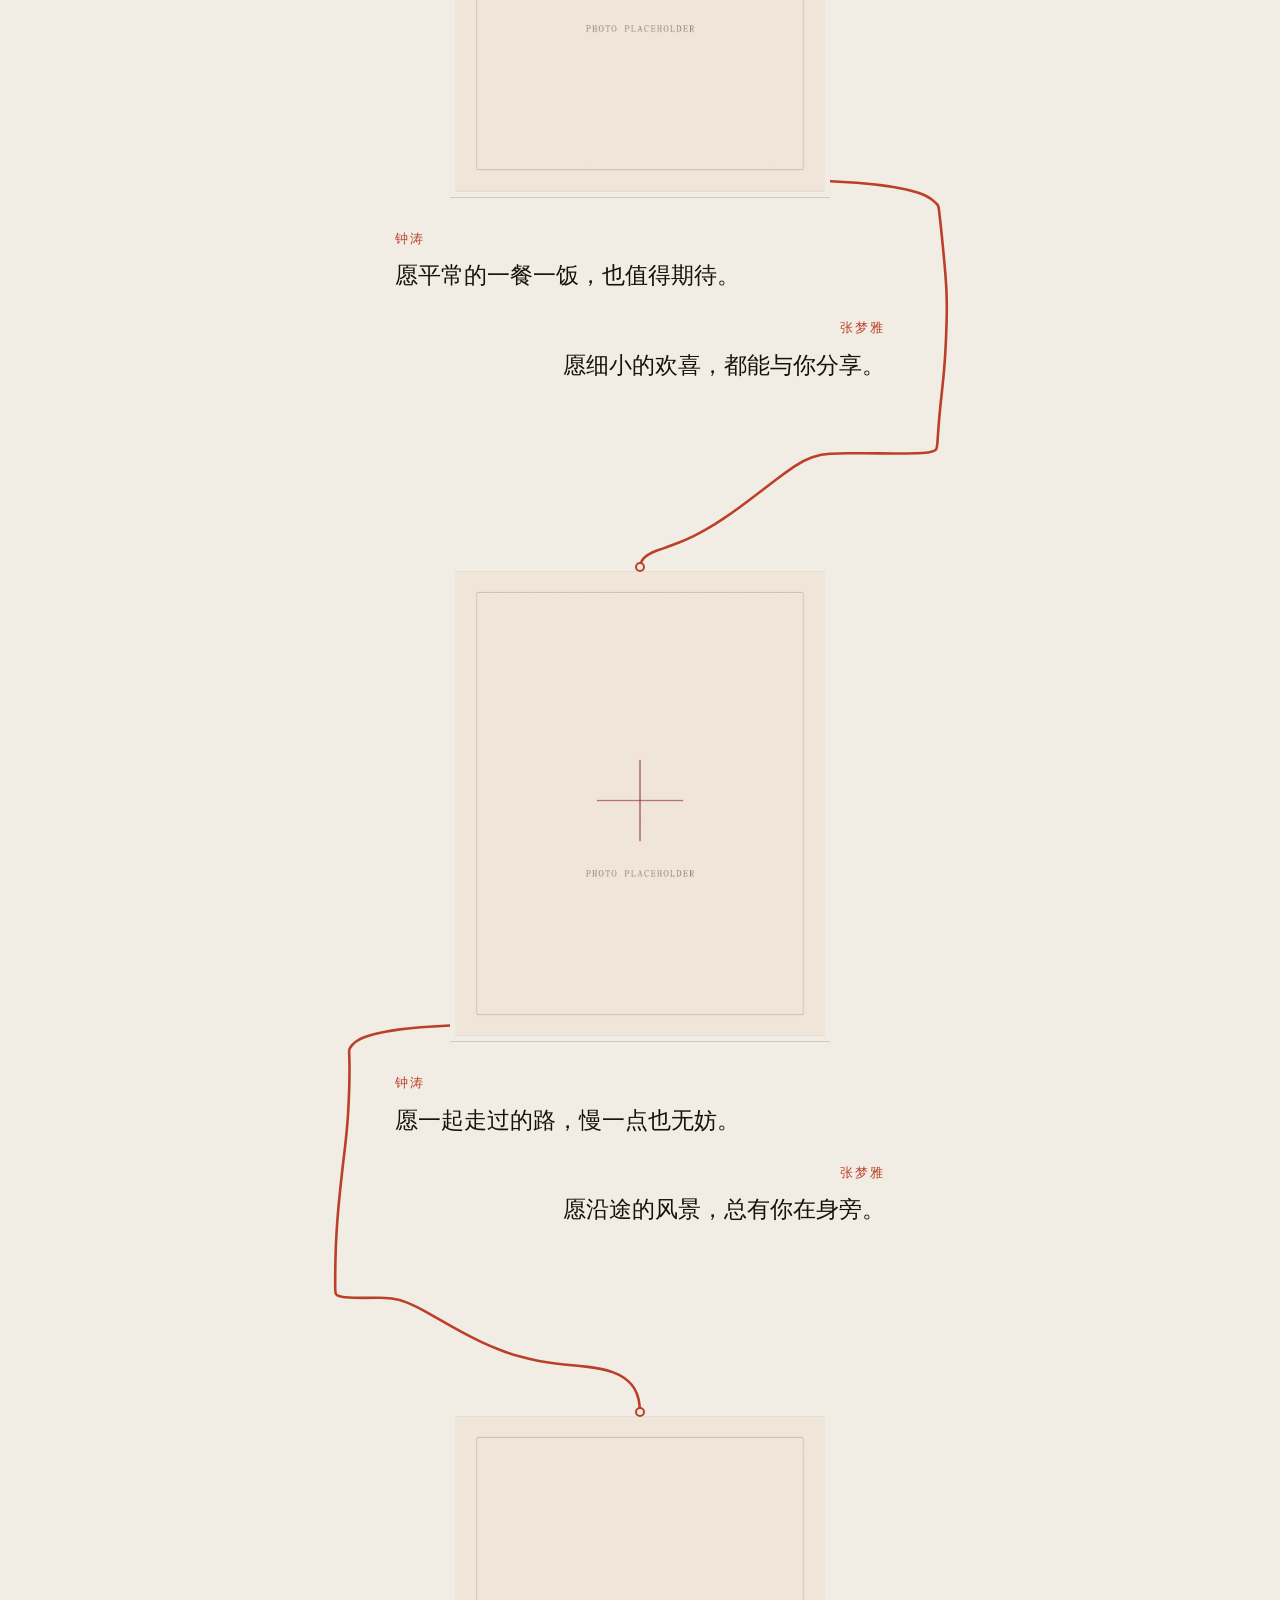
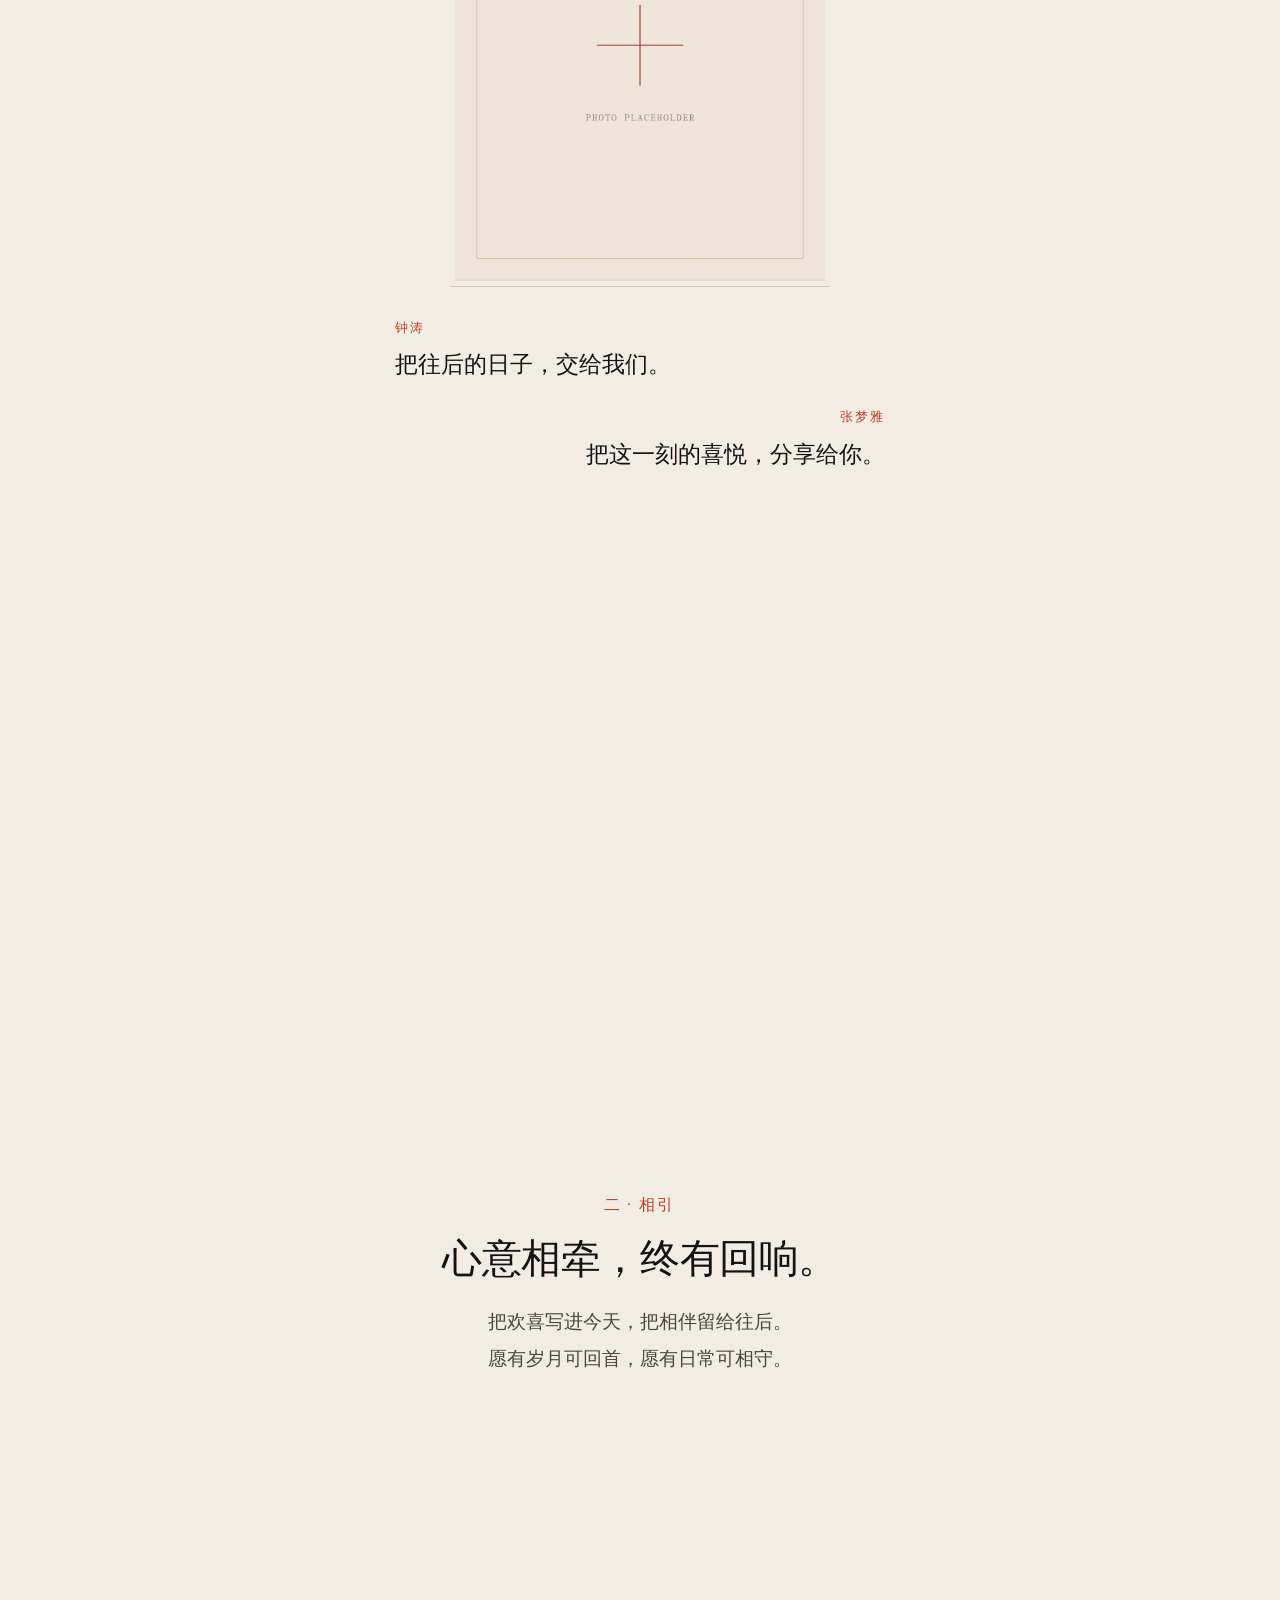
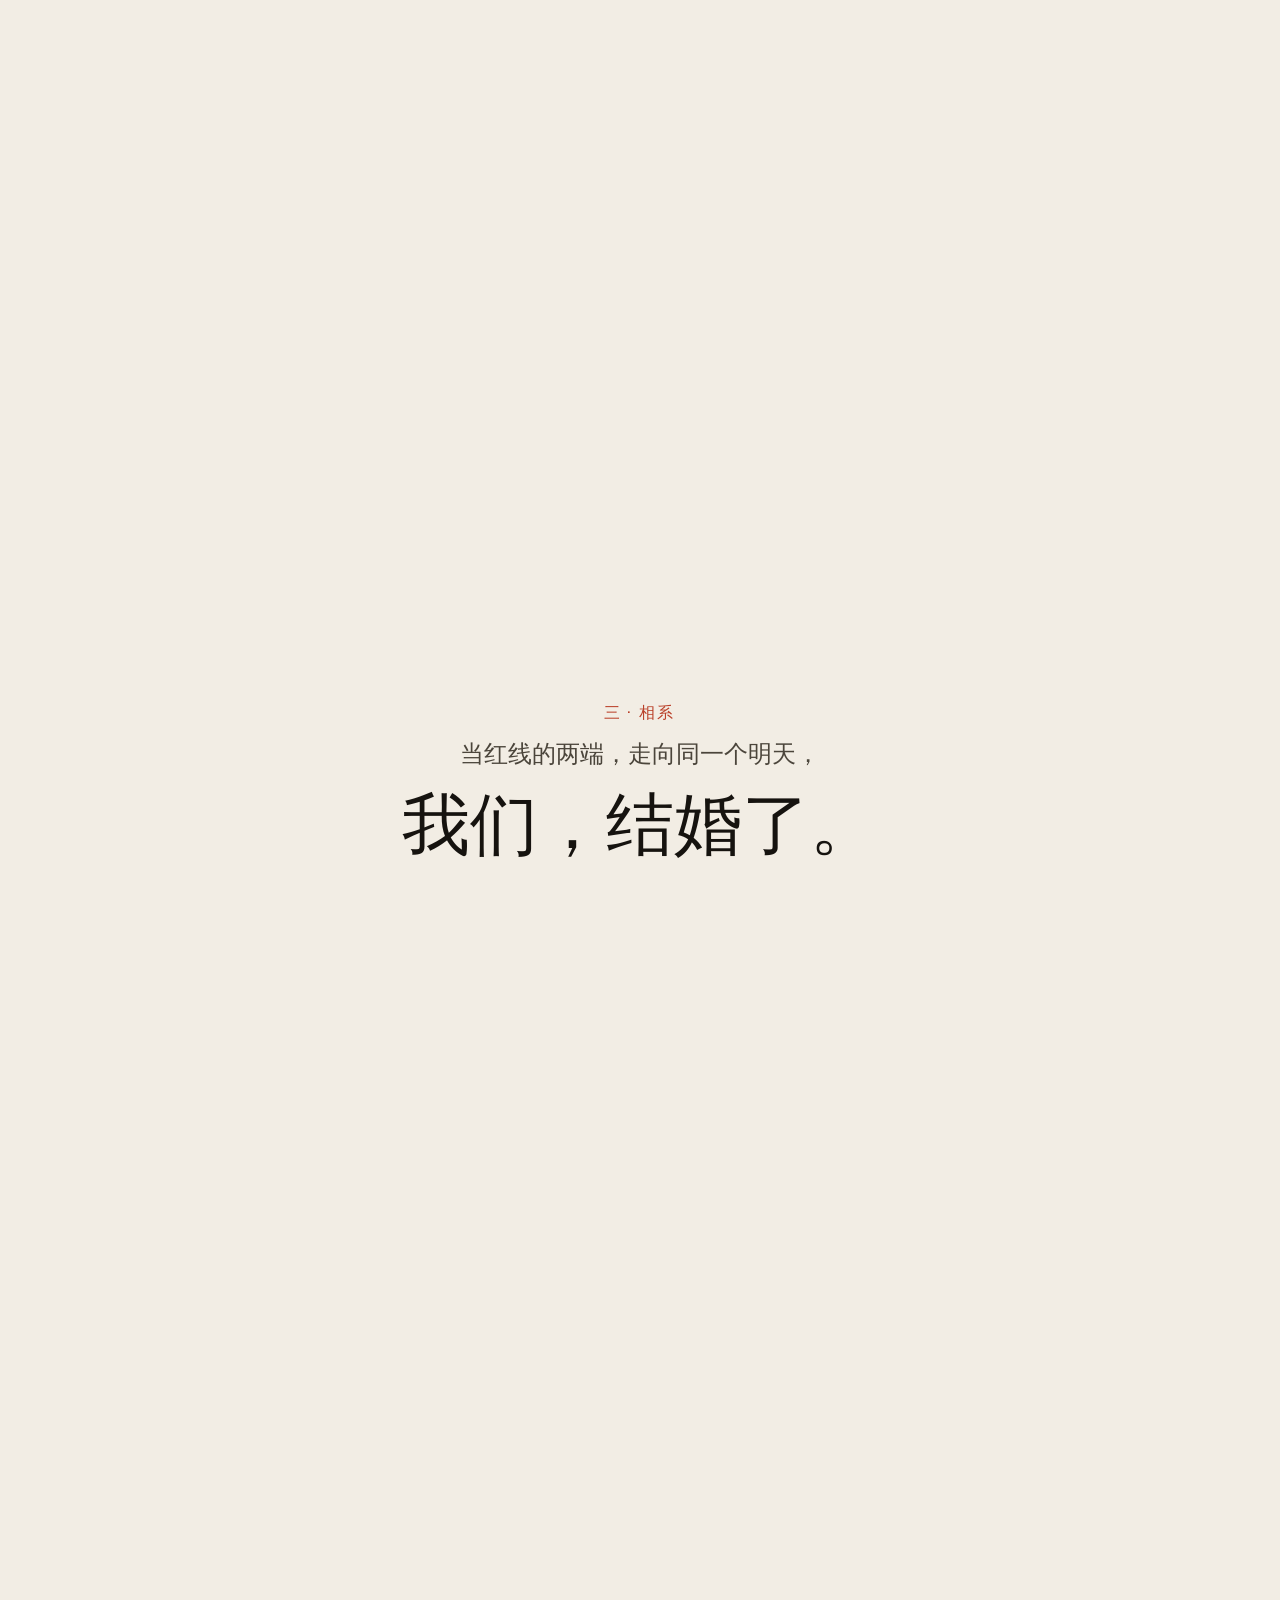
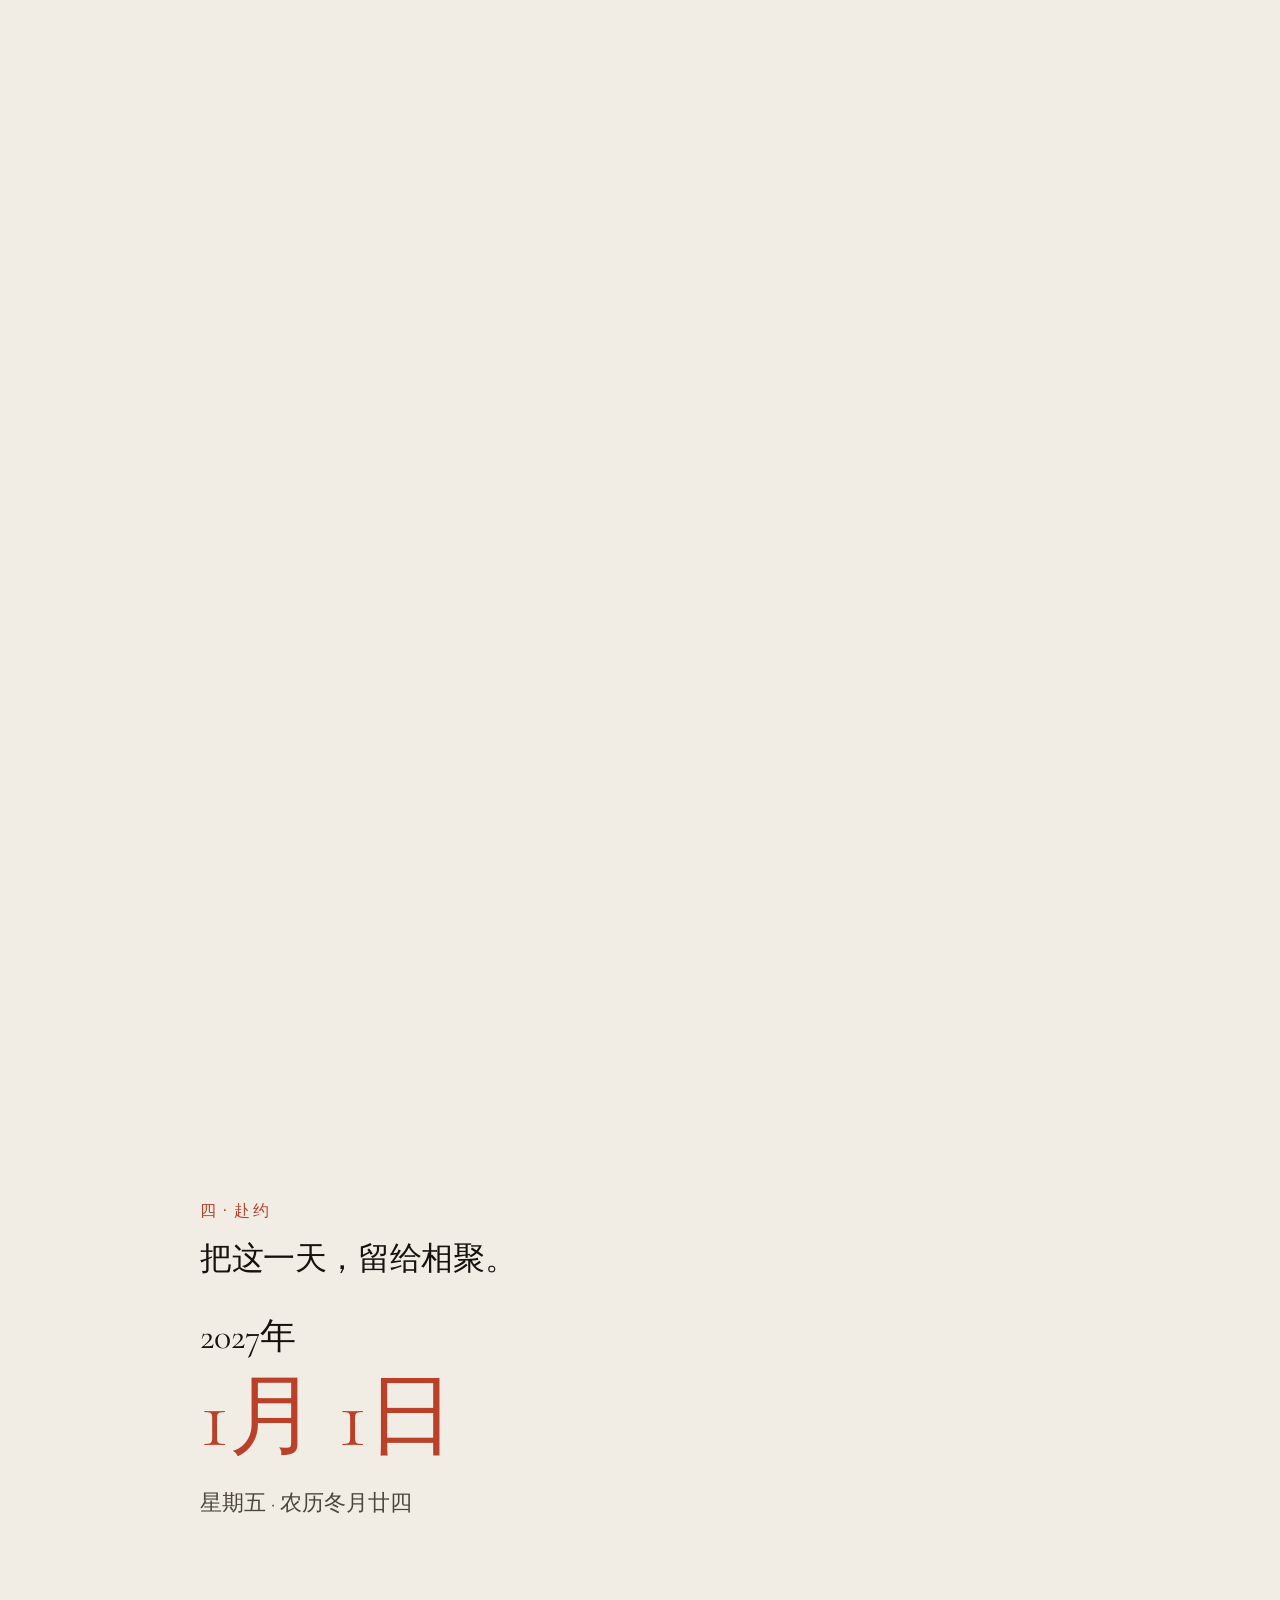
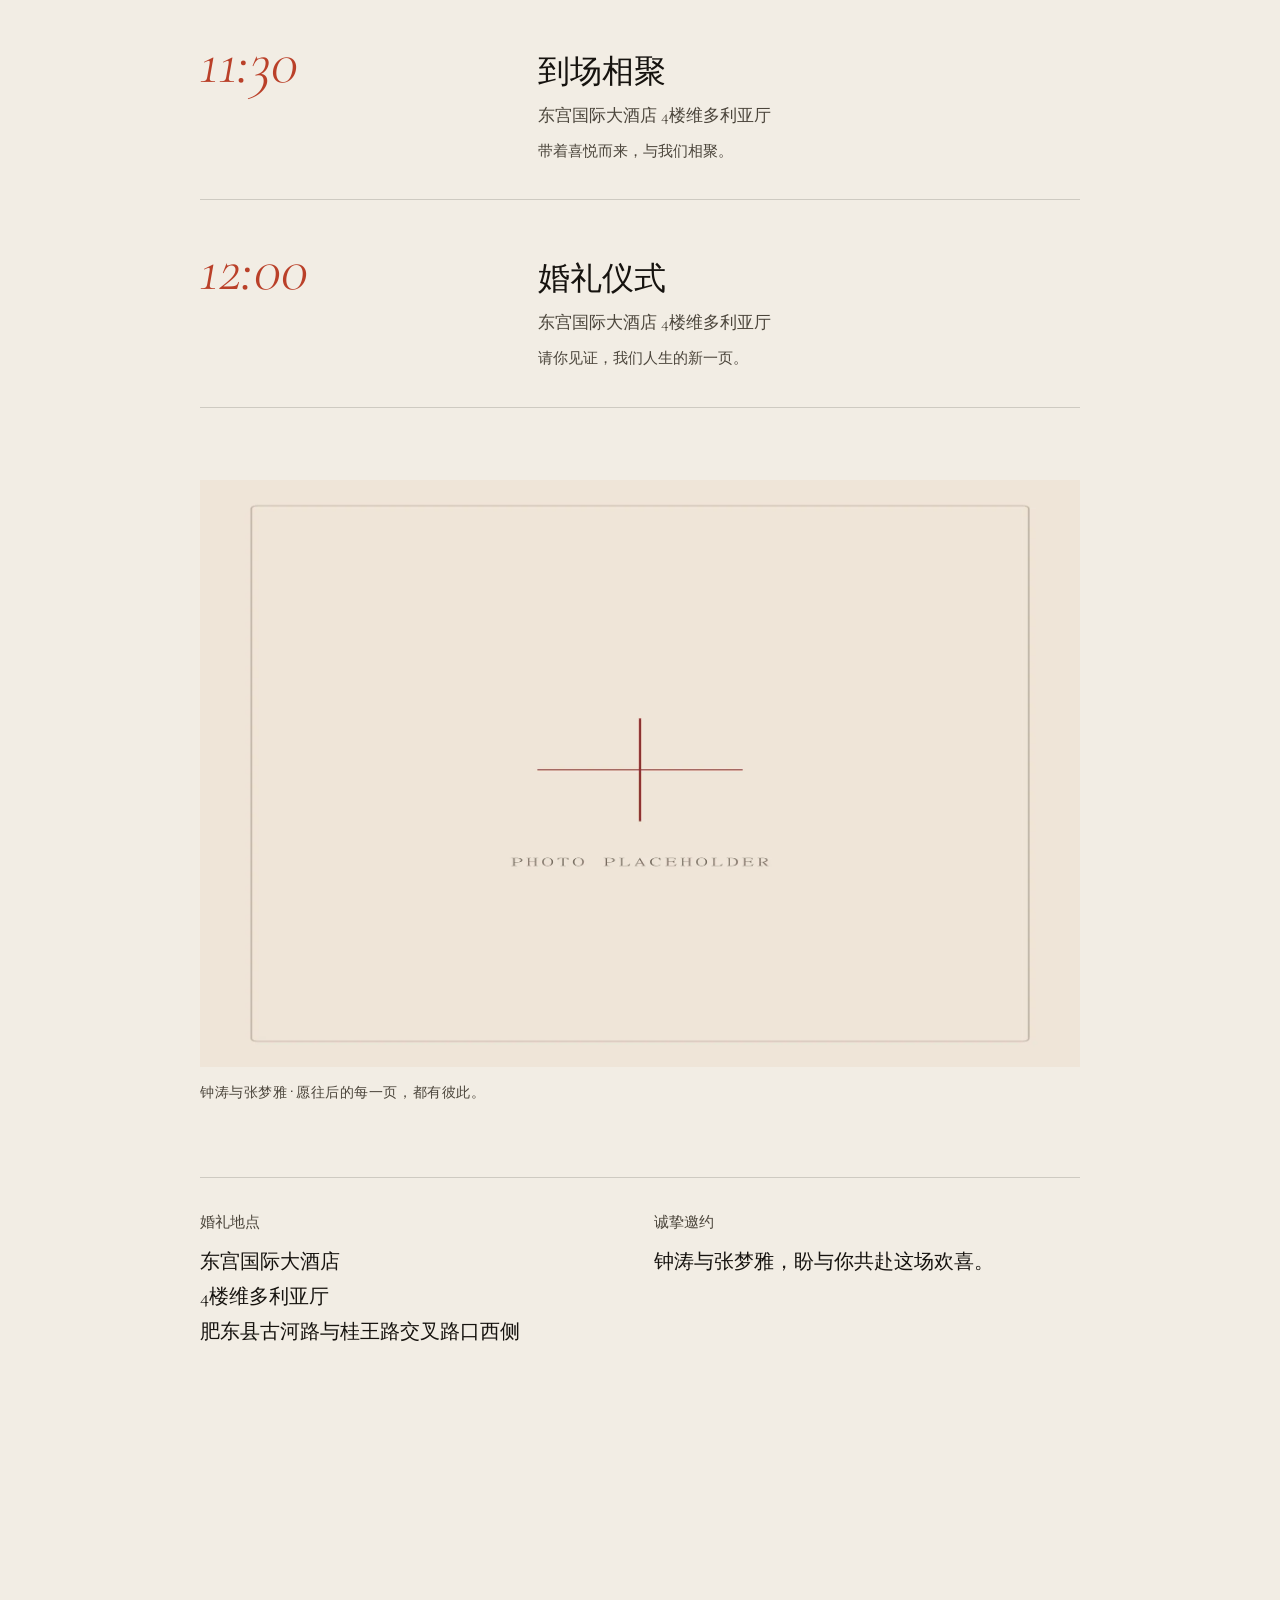
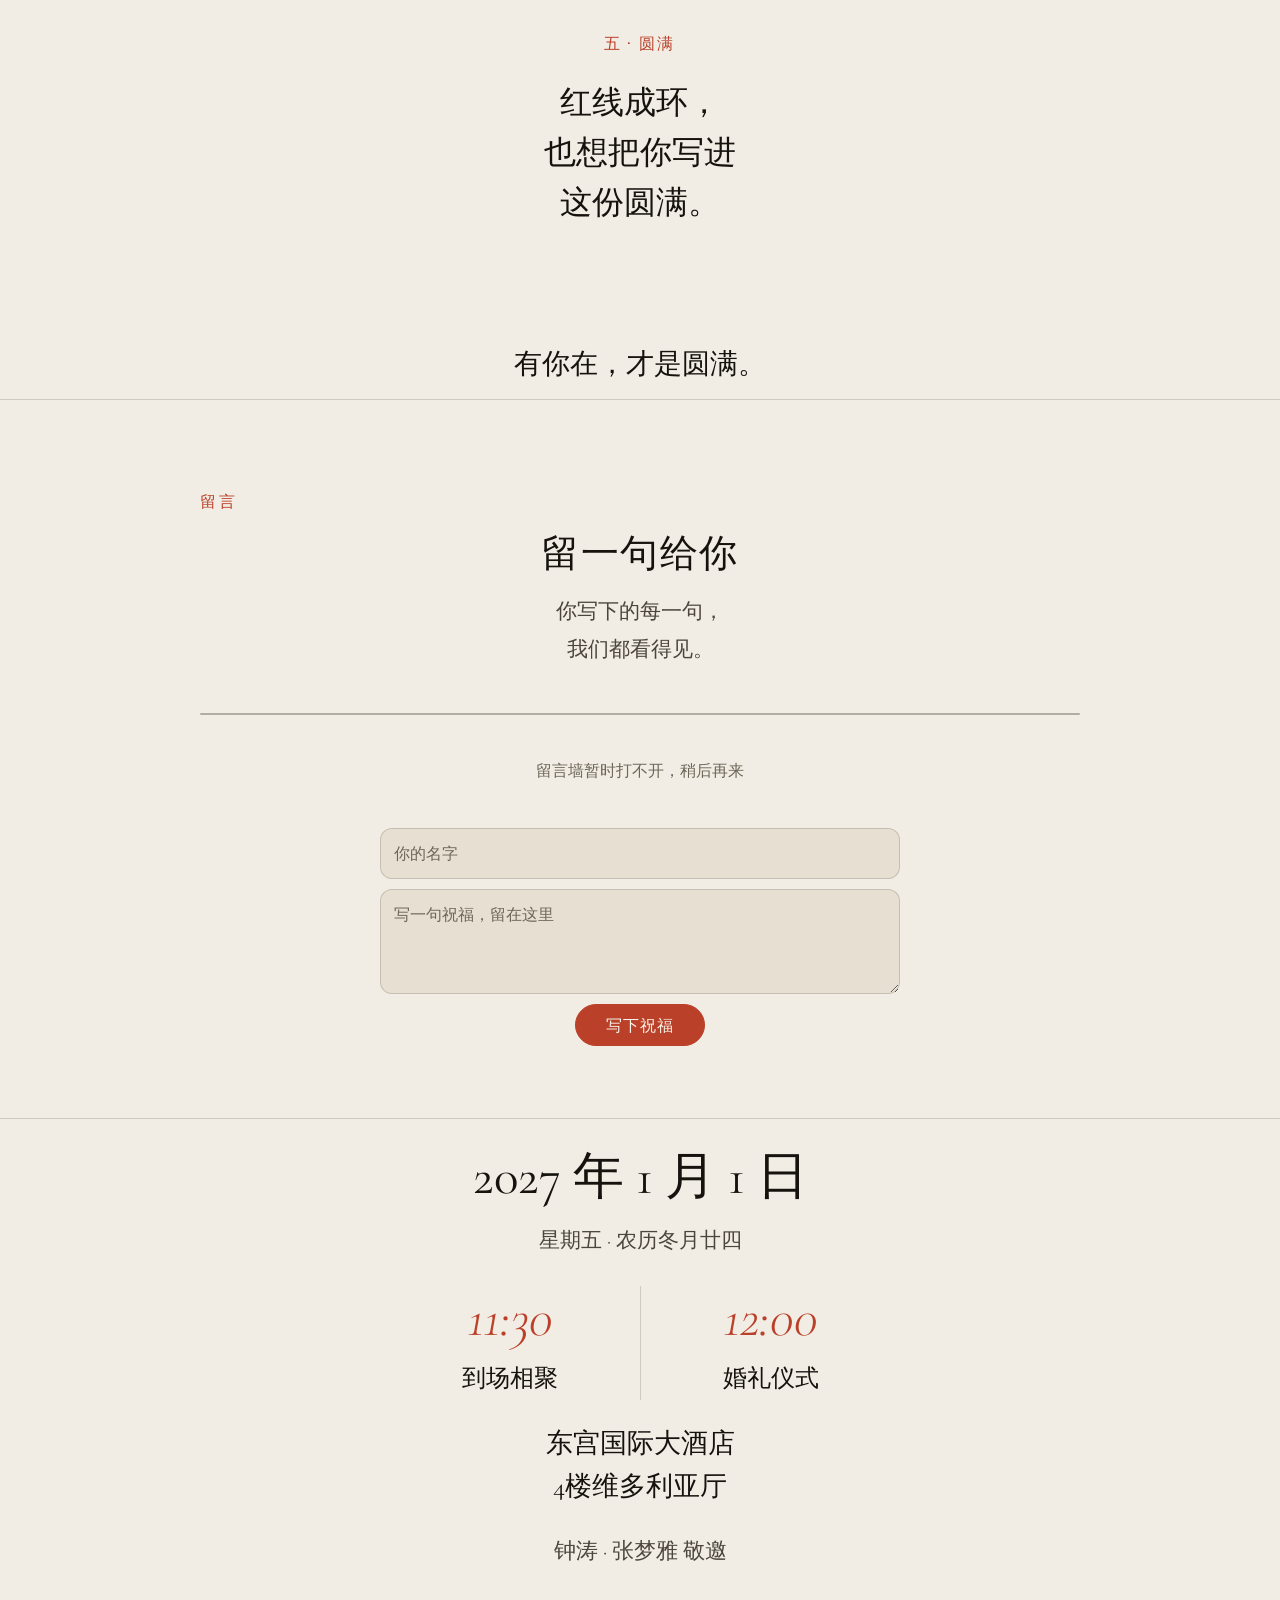
<file: archive-vue/archive-vue/archive-vue/archive-vue/index.html>
<!doctype html>
<html lang="zh-CN">
  <head>
    <meta charset="UTF-8" />
    <meta name="viewport" content="width=device-width, initial-scale=1.0, viewport-fit=cover" />
    <link rel="icon" type="image/svg+xml" href="./favicon.svg" />
    <meta name="theme-color" content="#f2ede4" />
    <meta
      name="description"
      content="钟涛与张梦雅诚邀你共赴婚礼。2027年1月1日，星期五，农历冬月廿四。11:30到场，12:00仪式，东宫国际大酒店，肥东县古河路与桂王路交叉路口西侧。"
    />
    <link rel="preload" href="./fonts/cormorant-var.woff2" as="font" type="font/woff2" crossorigin />
    <link rel="preload" href="./fonts/instrument-var.woff2" as="font" type="font/woff2" crossorigin />
    <title>一线 · 同心｜钟涛与张梦雅的婚礼｜2027年1月1日</title>
    <script type="module" crossorigin src="./assets/main-HeS4Ypox.js"></script>
    <link rel="modulepreload" crossorigin href="./assets/effects-CoqJs-8D.js">
    <link rel="stylesheet" crossorigin href="./assets/effects-B-CiVXpl.css">
    <link rel="stylesheet" crossorigin href="./assets/main-Cfg9pDoX.css">
  </head>
  <body>
    <div id="root"></div>
  </body>
</html>
</file>
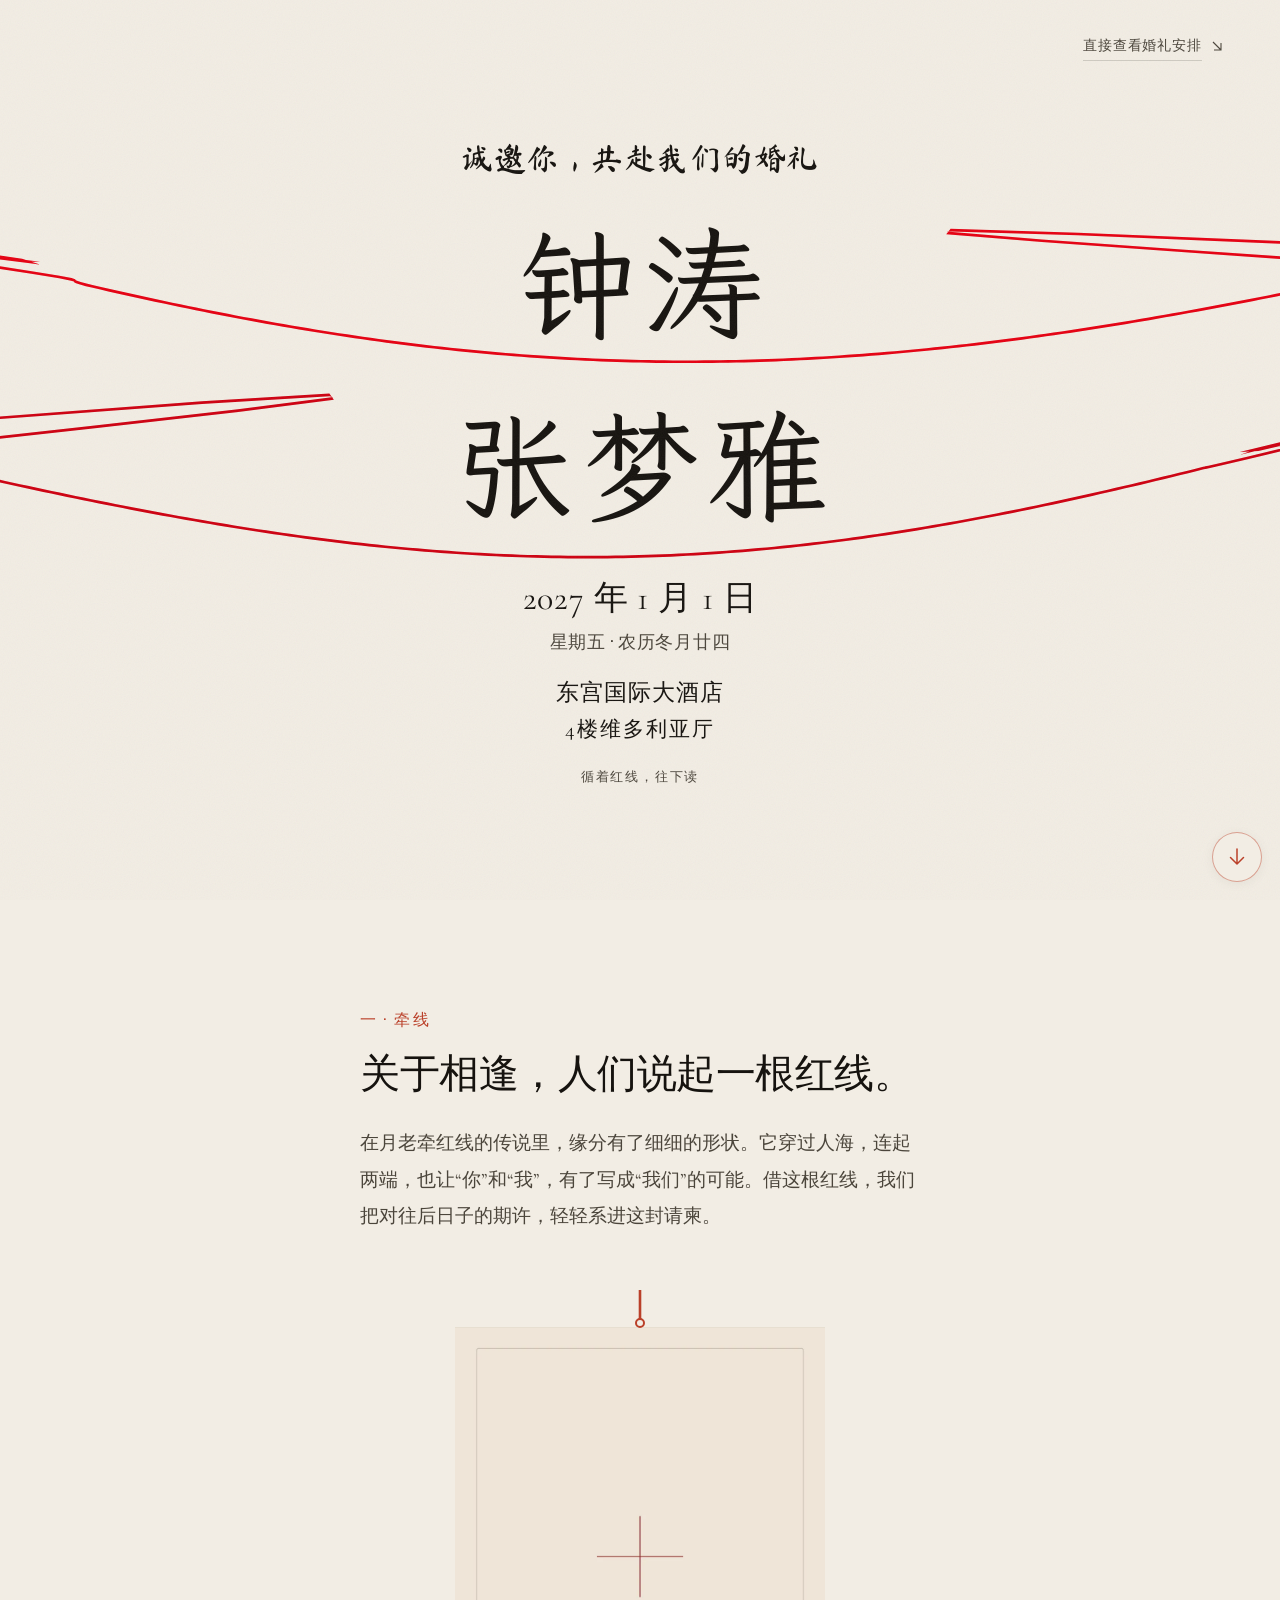
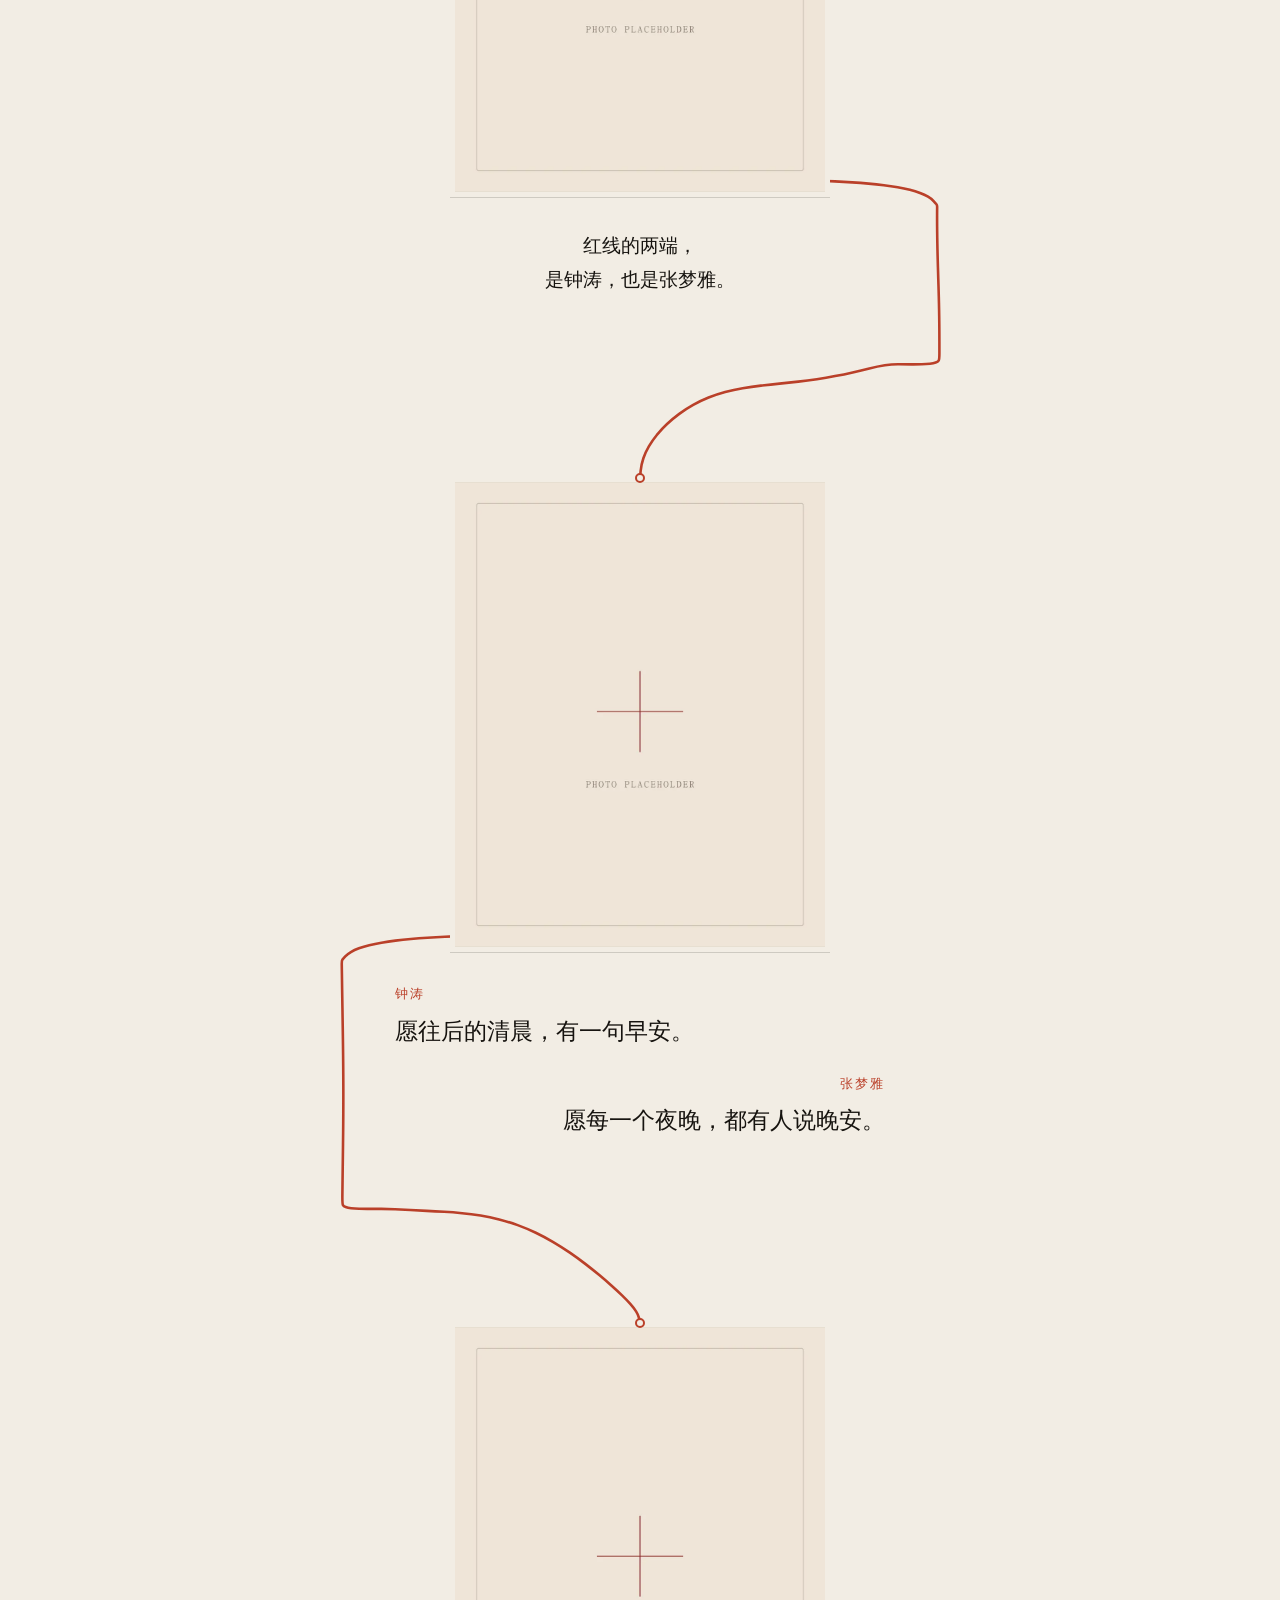
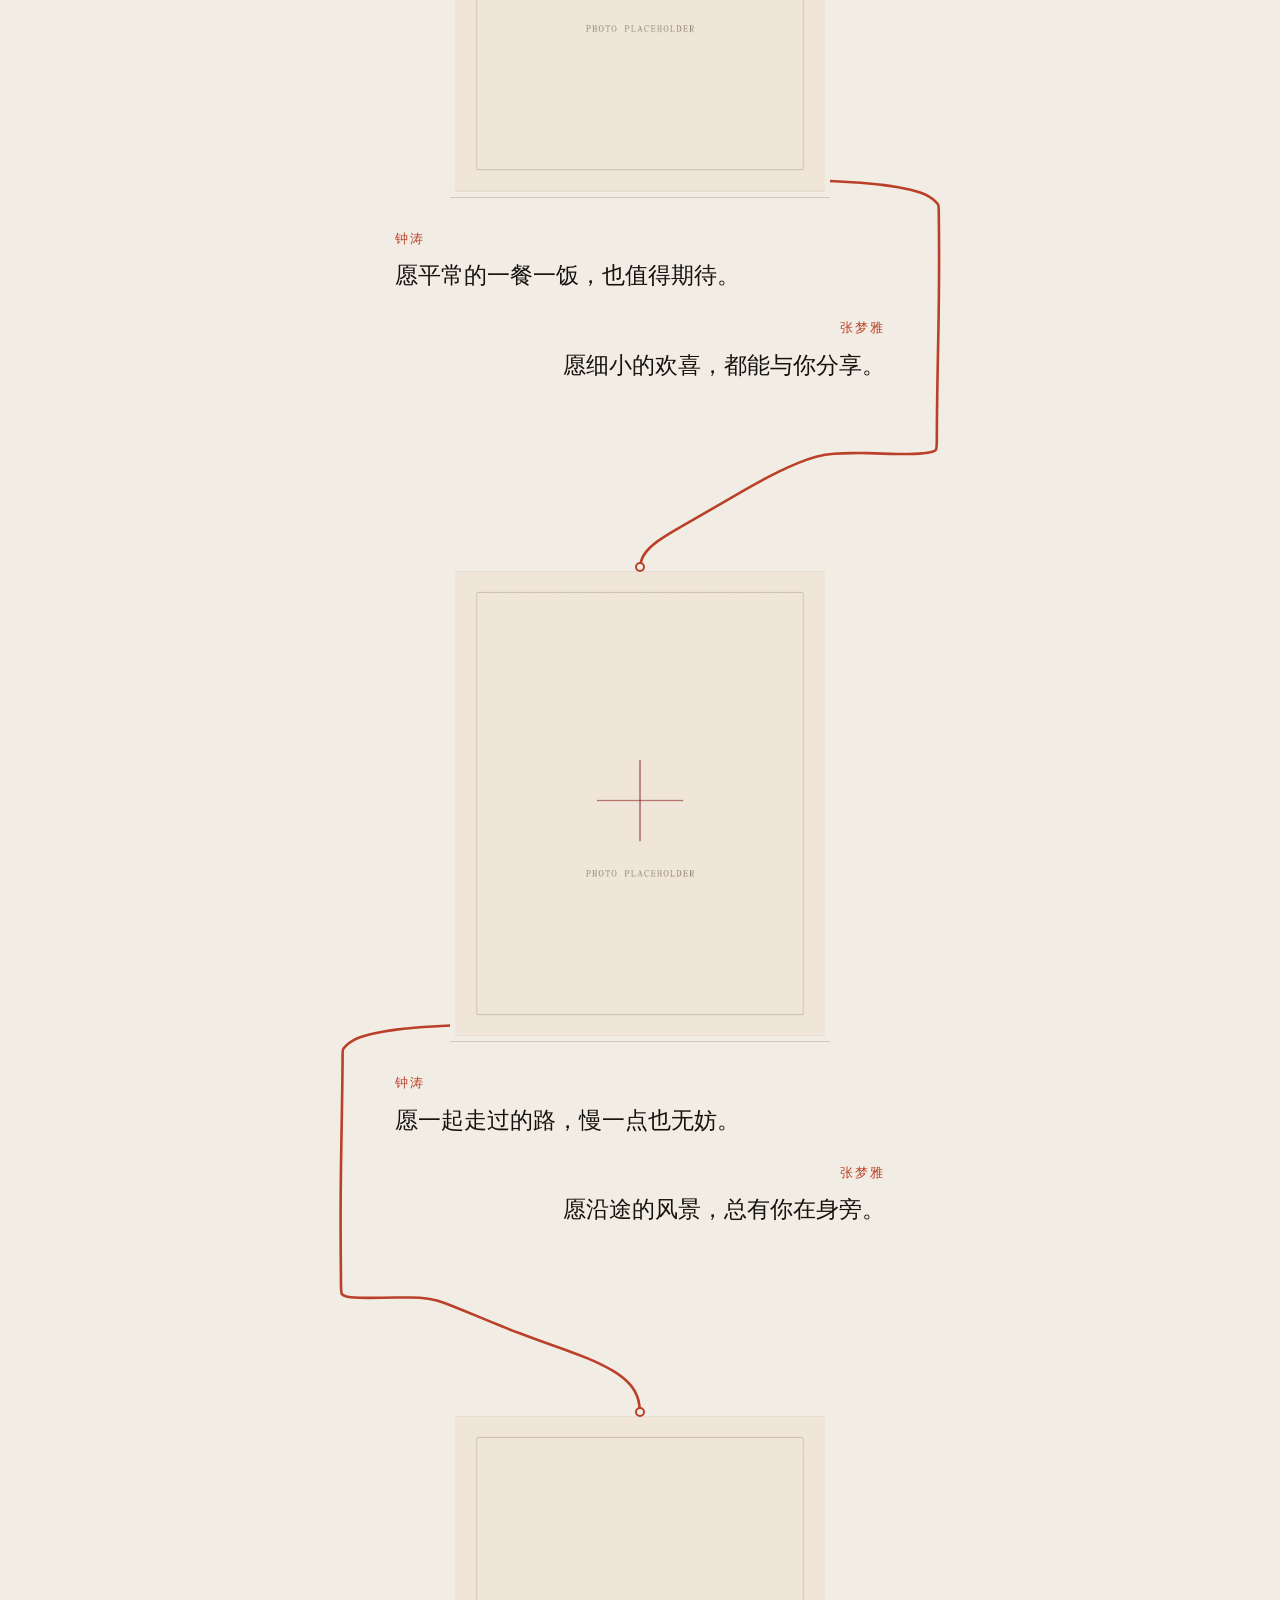
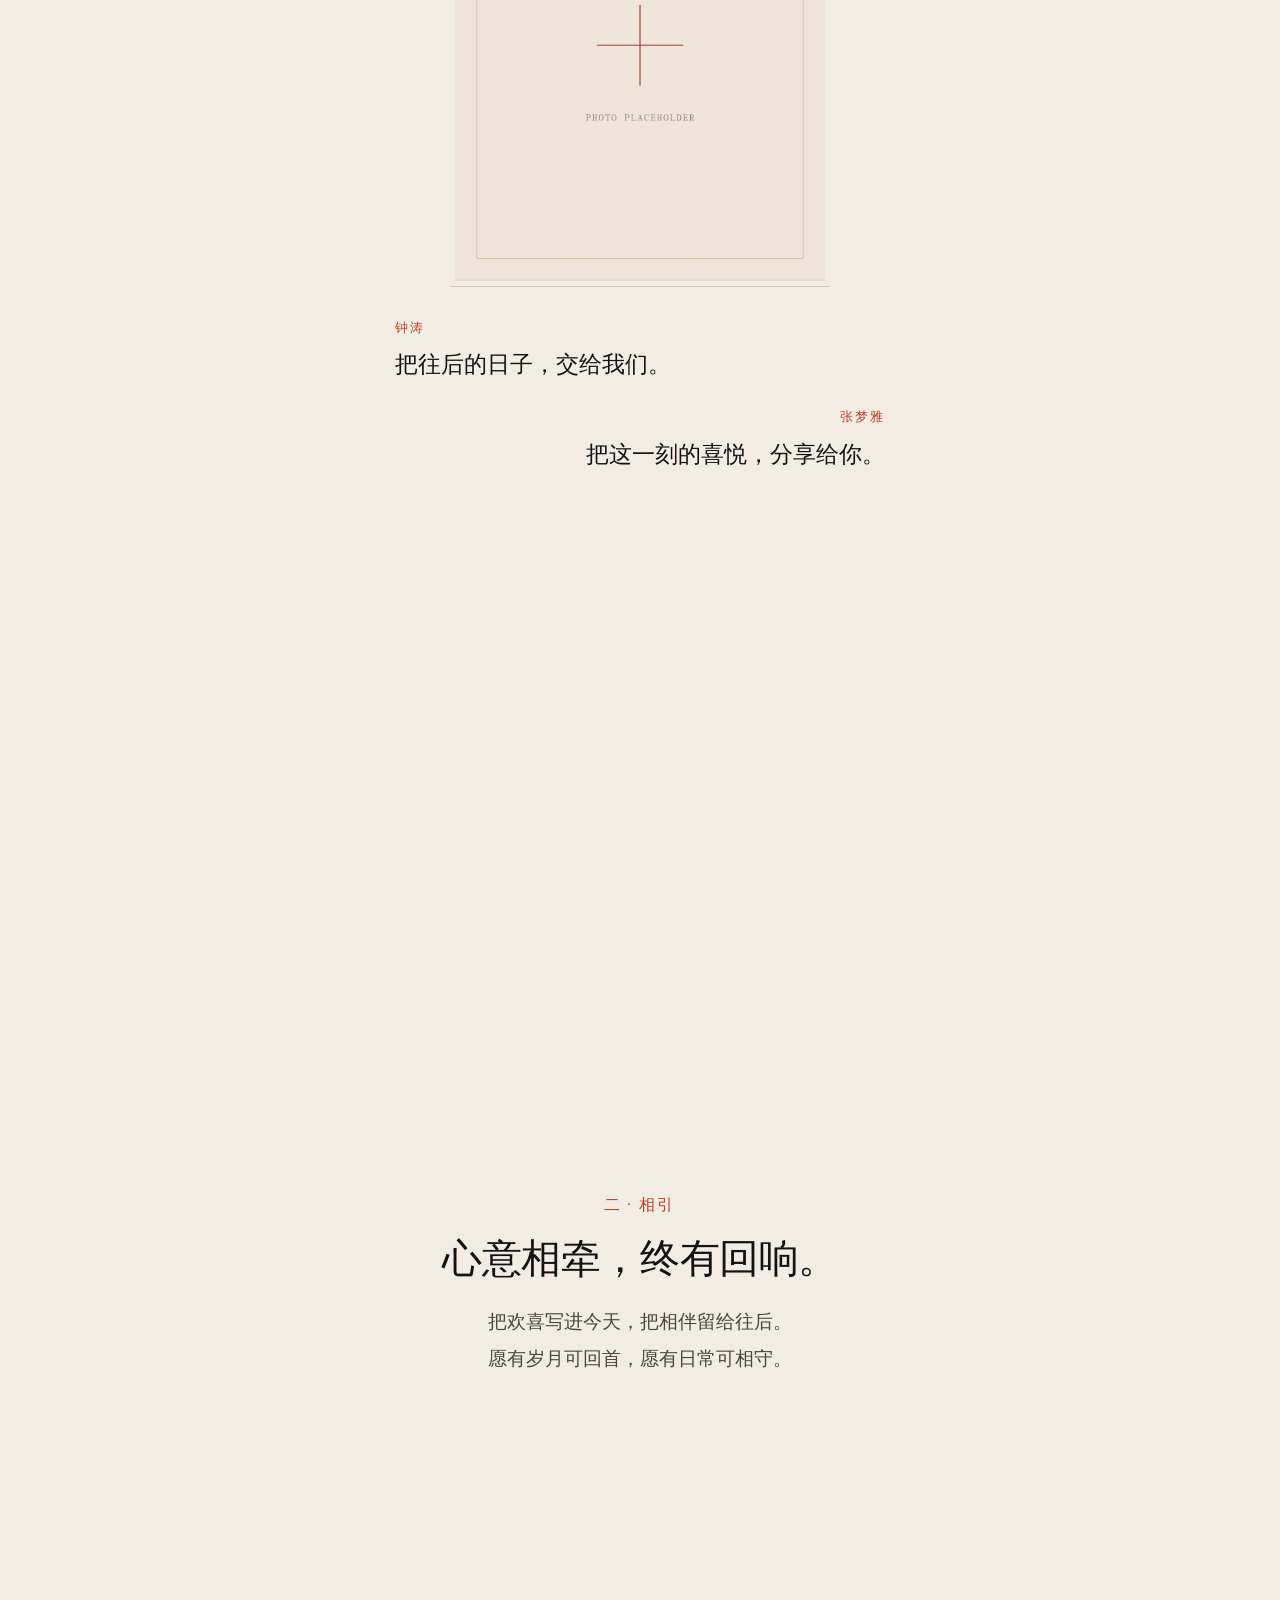
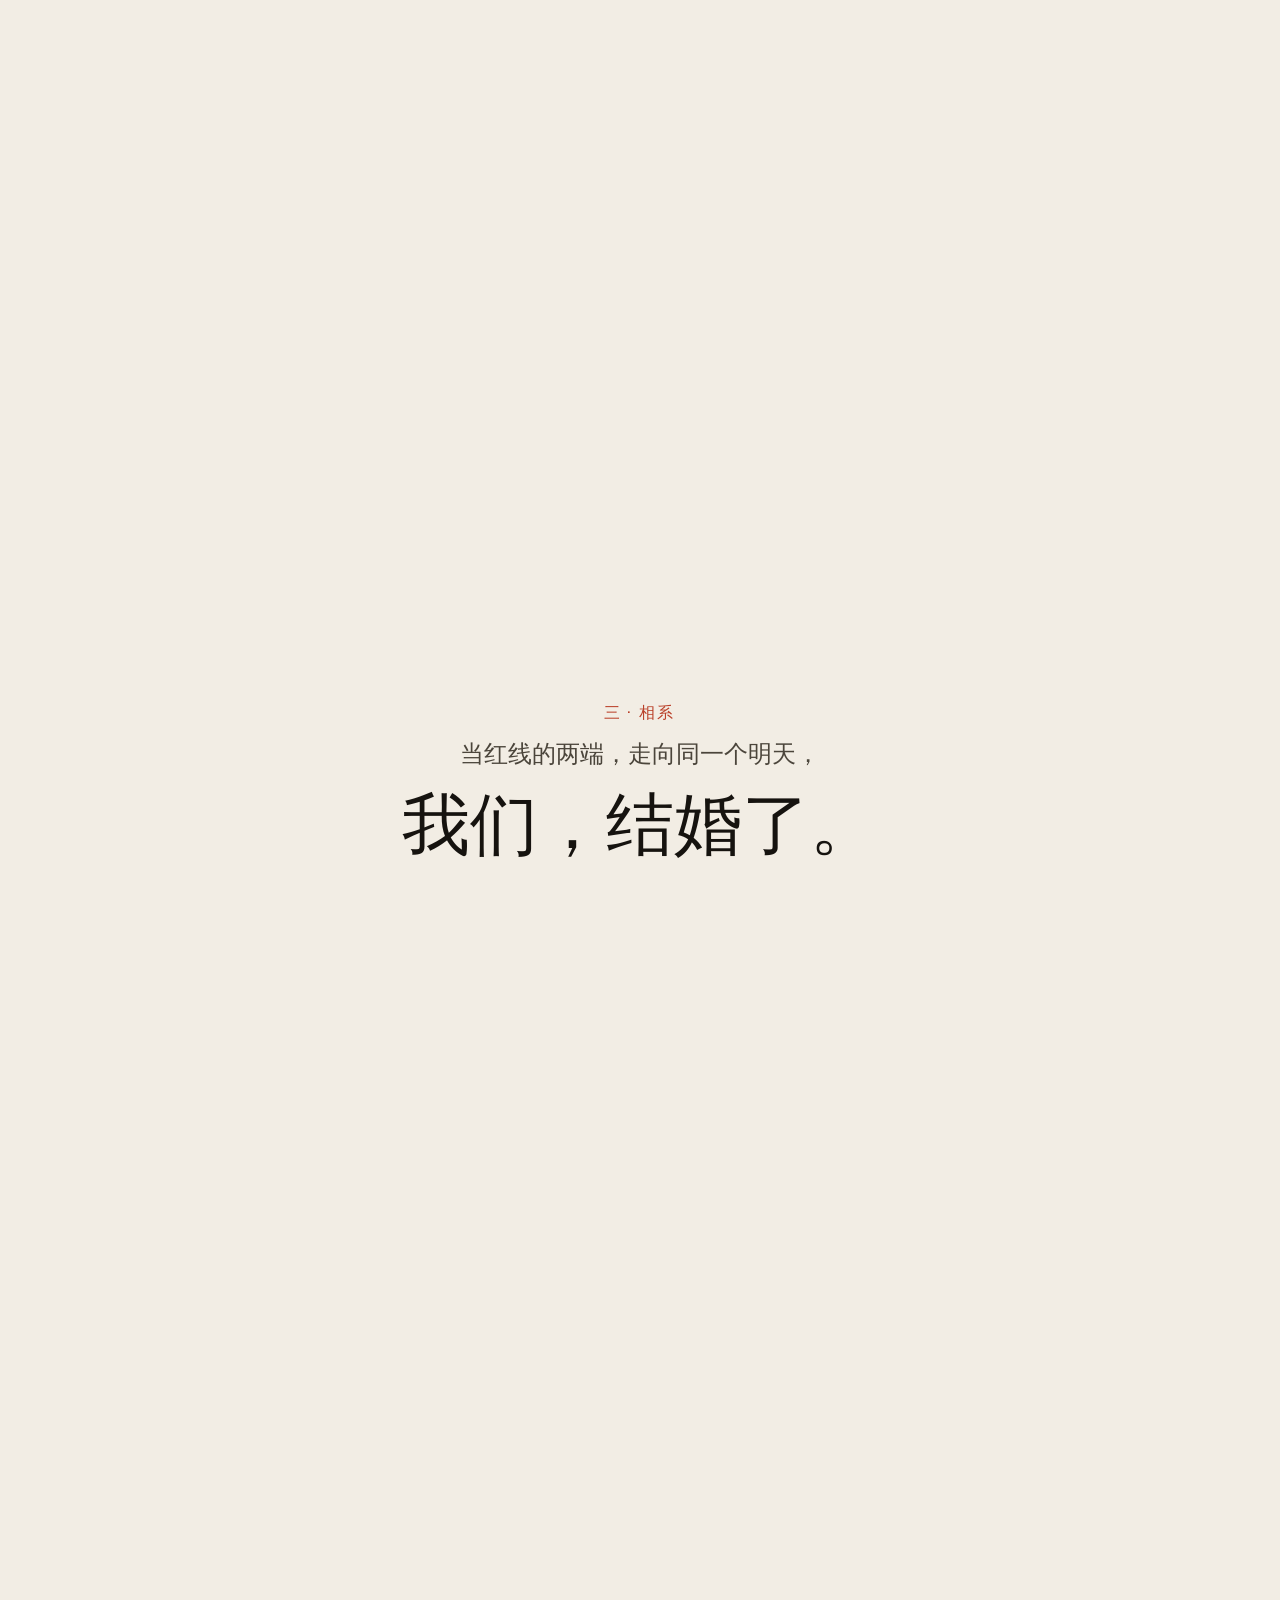
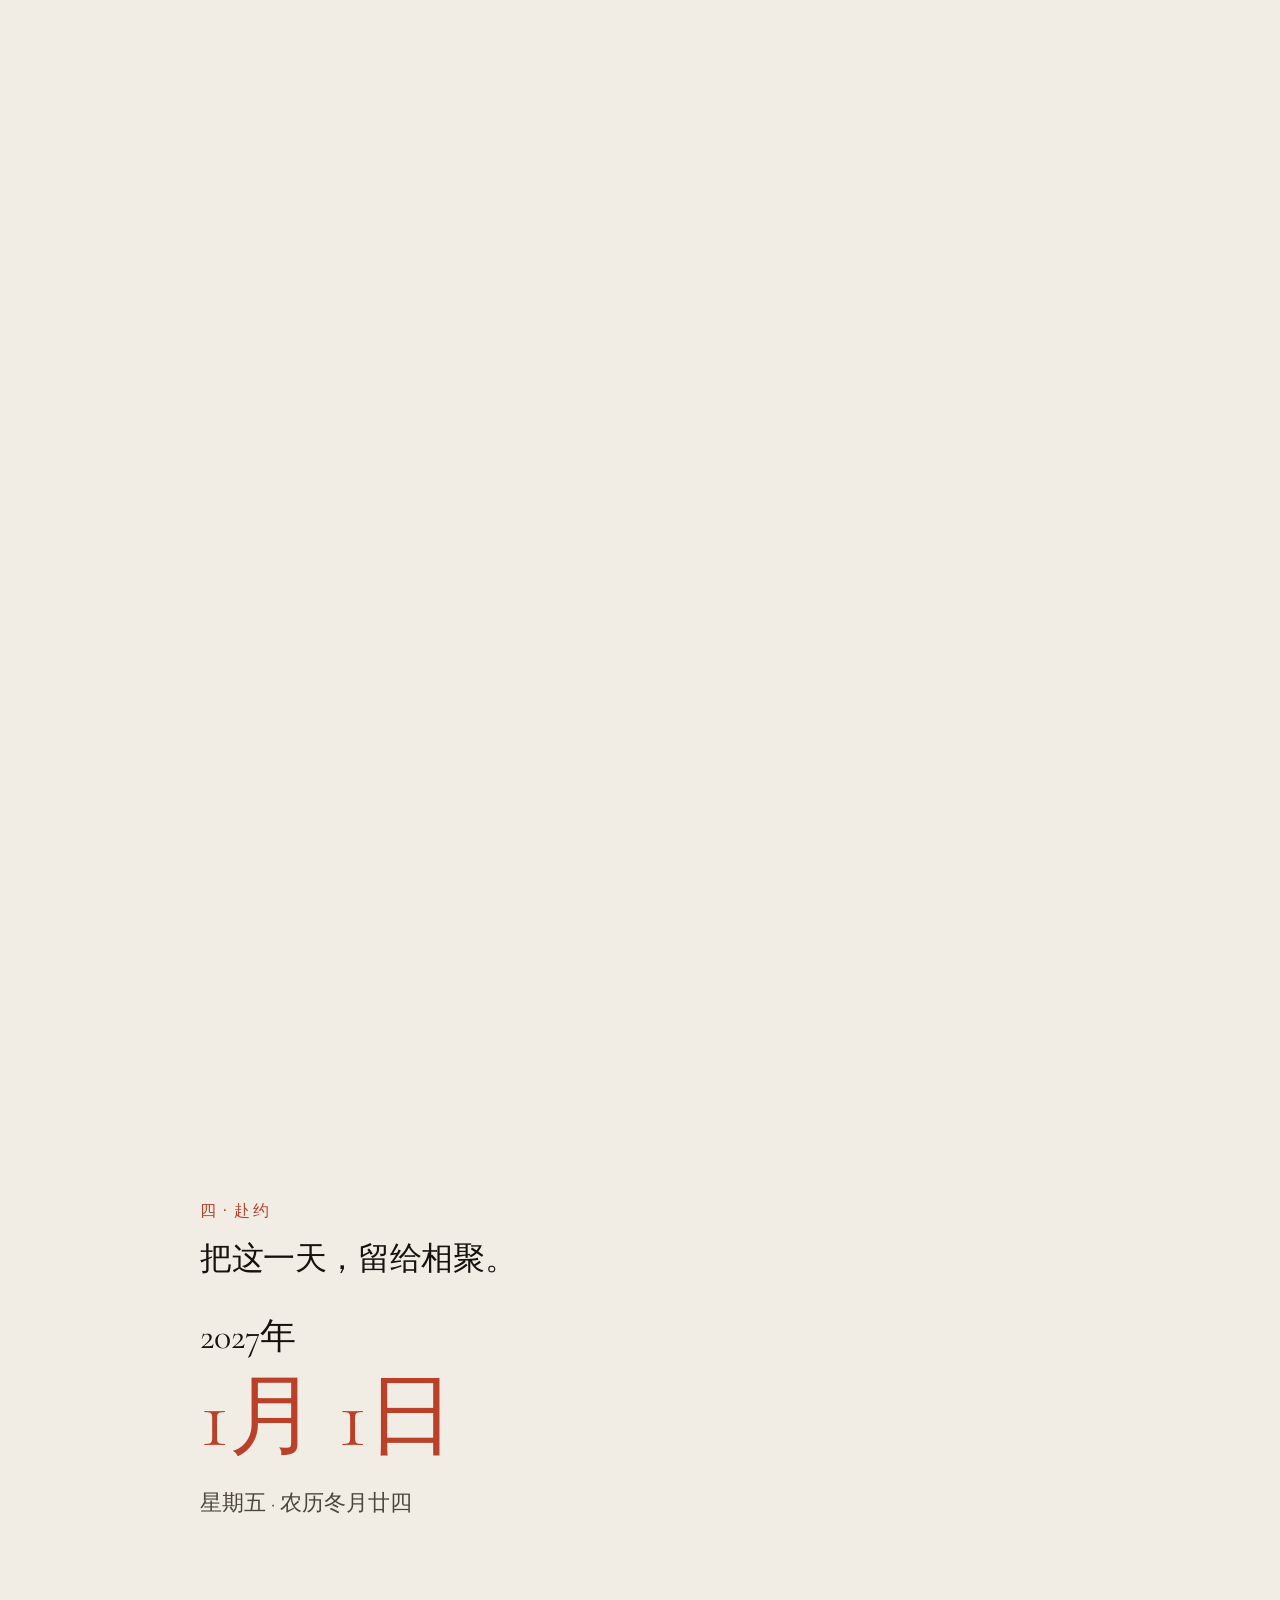
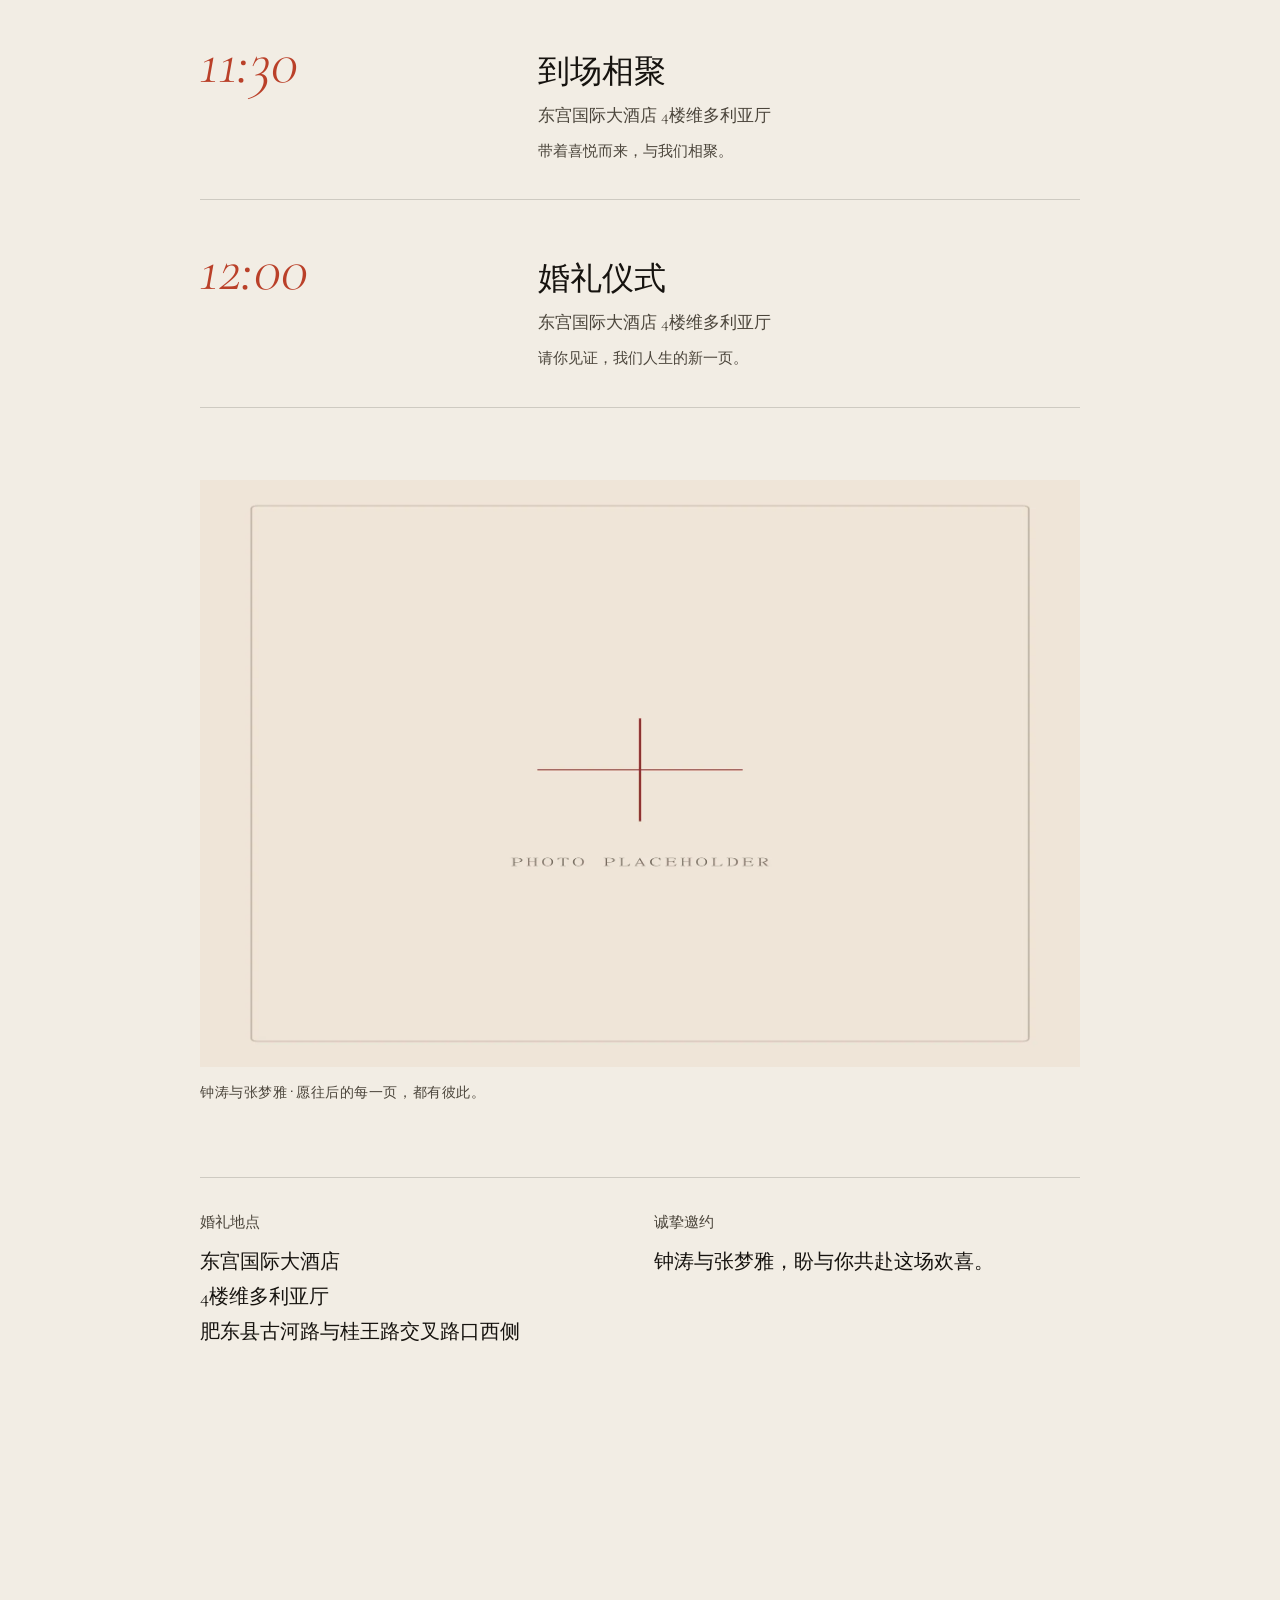
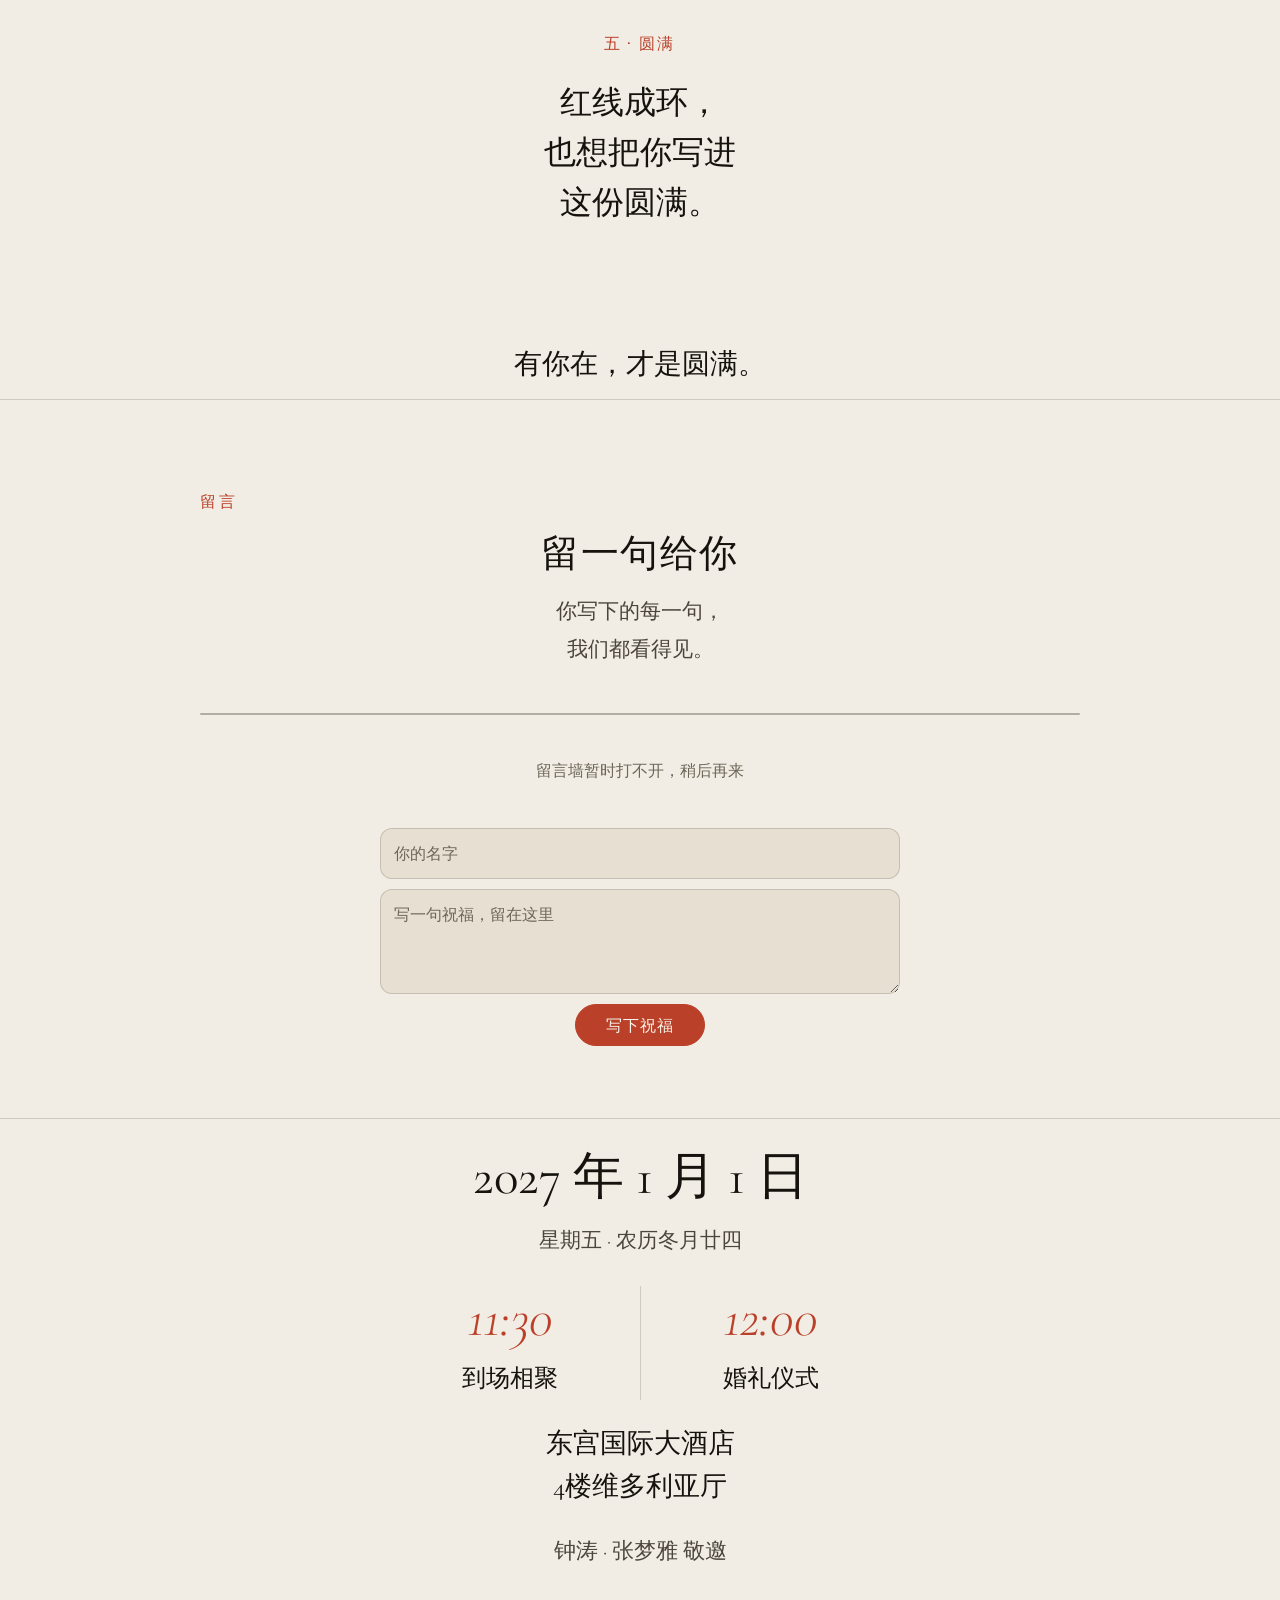
<file: archive-vue/archive-vue/archive-vue/archive-vue/archive-vue/index.html>
<!doctype html>
<html lang="zh-CN">
  <head>
    <meta charset="UTF-8" />
    <meta name="viewport" content="width=device-width, initial-scale=1.0, viewport-fit=cover" />
    <link rel="icon" type="image/svg+xml" href="./favicon.svg" />
    <meta name="theme-color" content="#f2ede4" />
    <meta
      name="description"
      content="钟涛与张梦雅诚邀你共赴婚礼。2027年1月1日，星期五，农历冬月廿四。11:30到场，12:00仪式，东宫国际大酒店，肥东县古河路与桂王路交叉路口西侧。"
    />
    <link rel="preload" href="./fonts/cormorant-var.woff2" as="font" type="font/woff2" crossorigin />
    <link rel="preload" href="./fonts/instrument-var.woff2" as="font" type="font/woff2" crossorigin />
    <title>一线 · 同心｜钟涛与张梦雅的婚礼｜2027年1月1日</title>
    <script type="module" crossorigin src="./assets/index-tQfE1-Qa.js"></script>
    <link rel="stylesheet" crossorigin href="./assets/index-DMhLcN_Q.css">
  </head>
  <body>
    <div id="root"></div>
  </body>
</html>
</file>
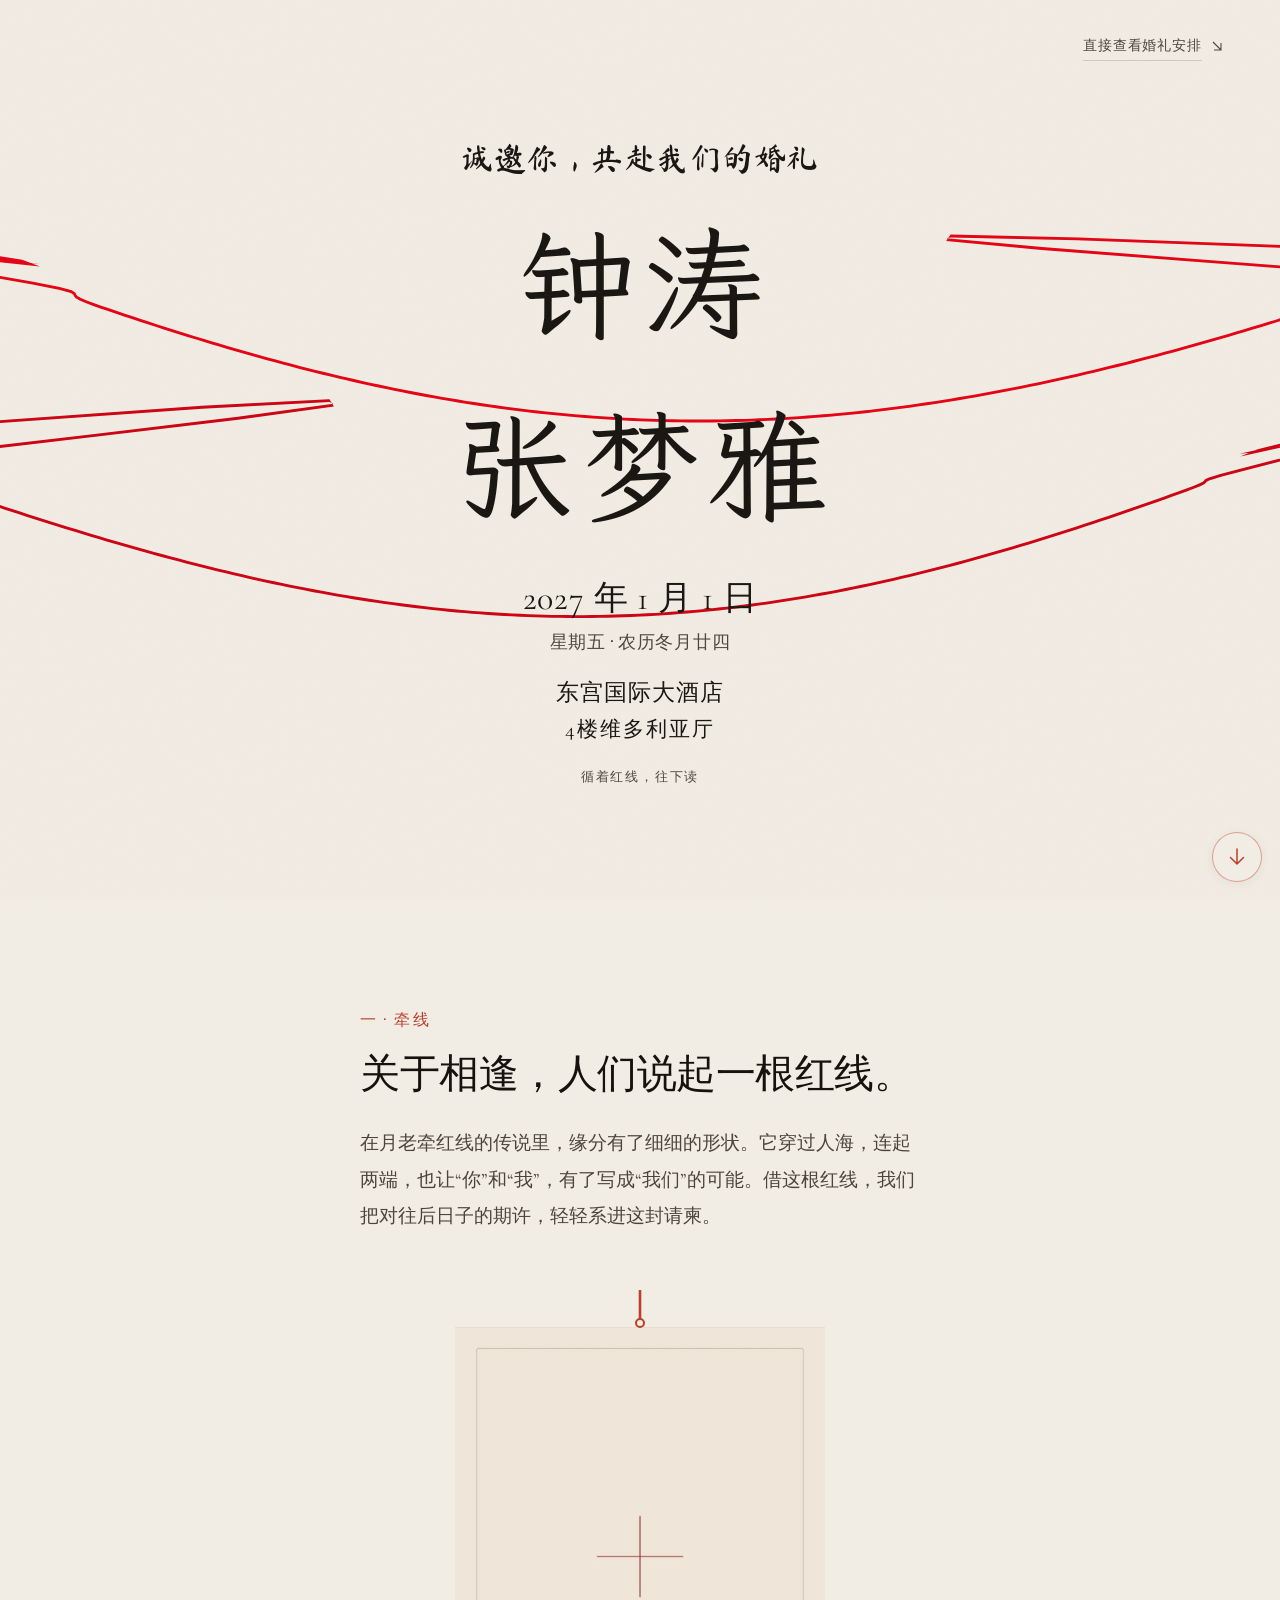
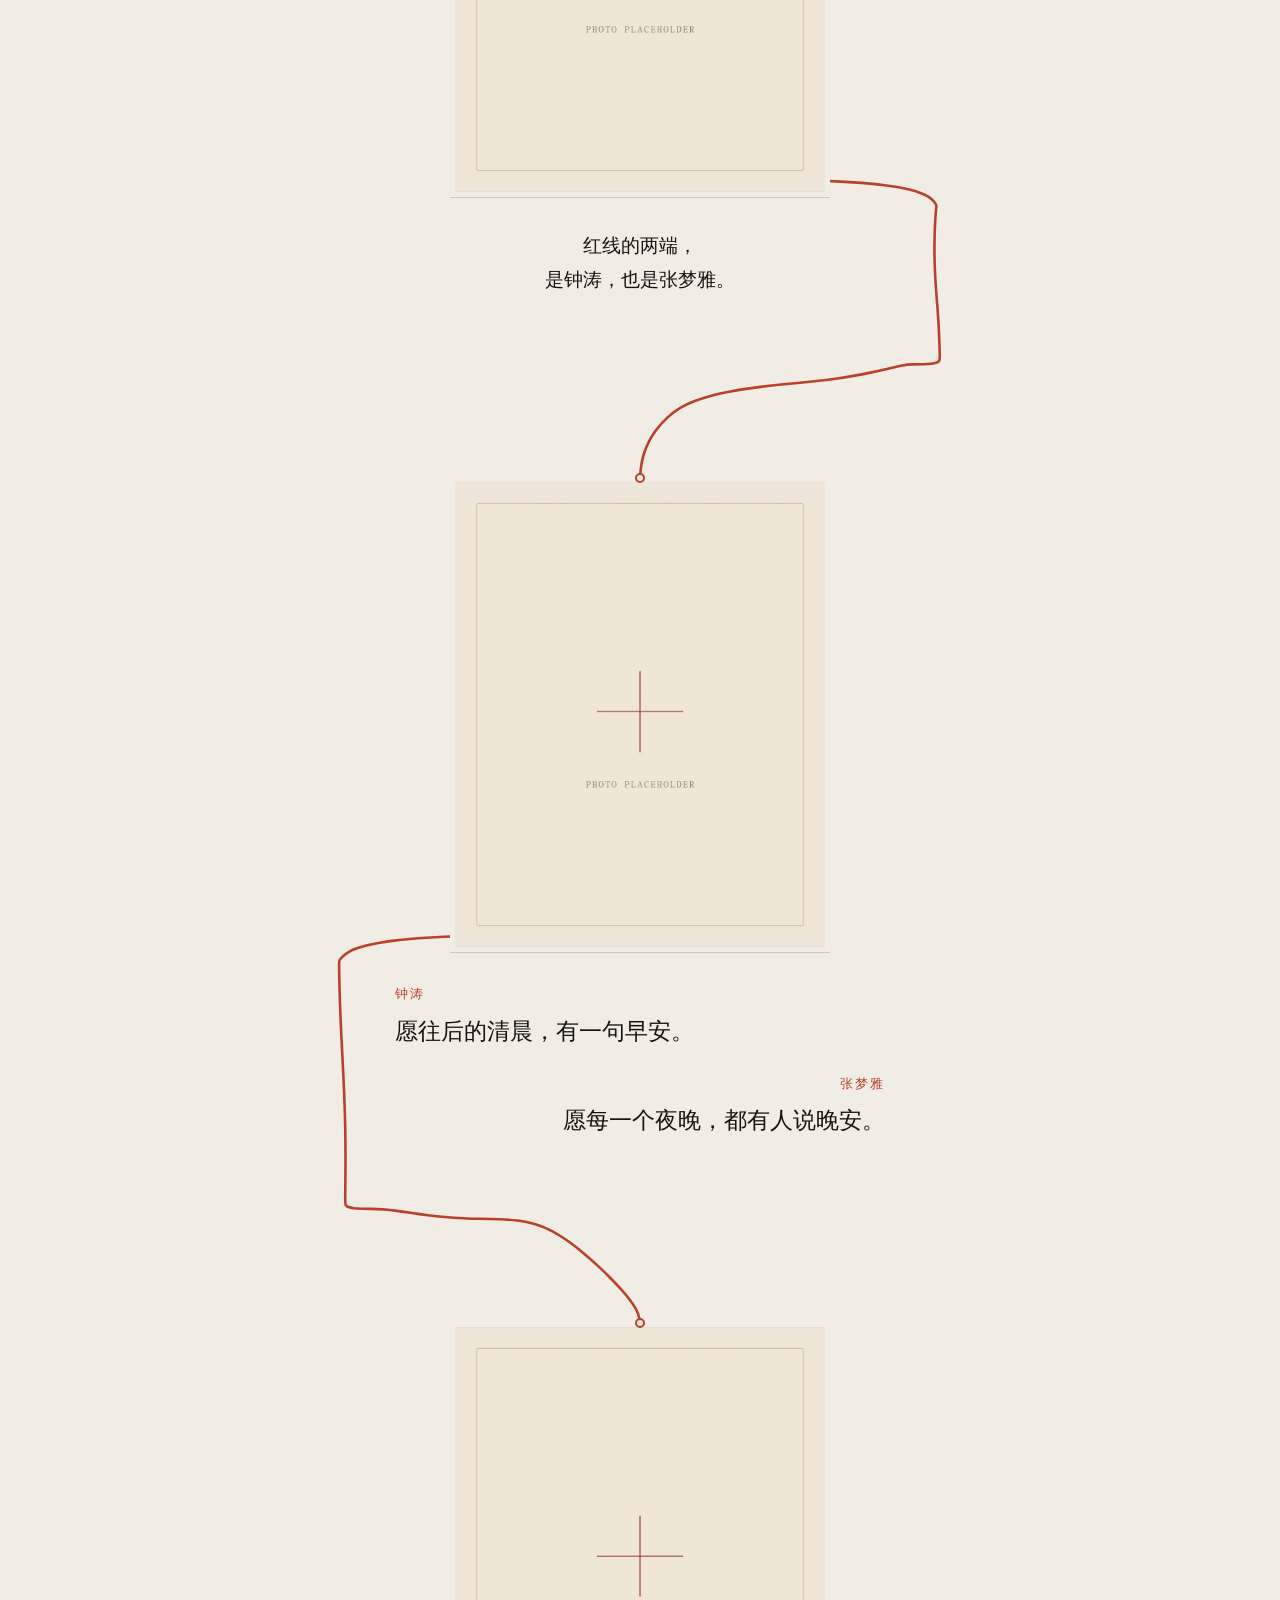
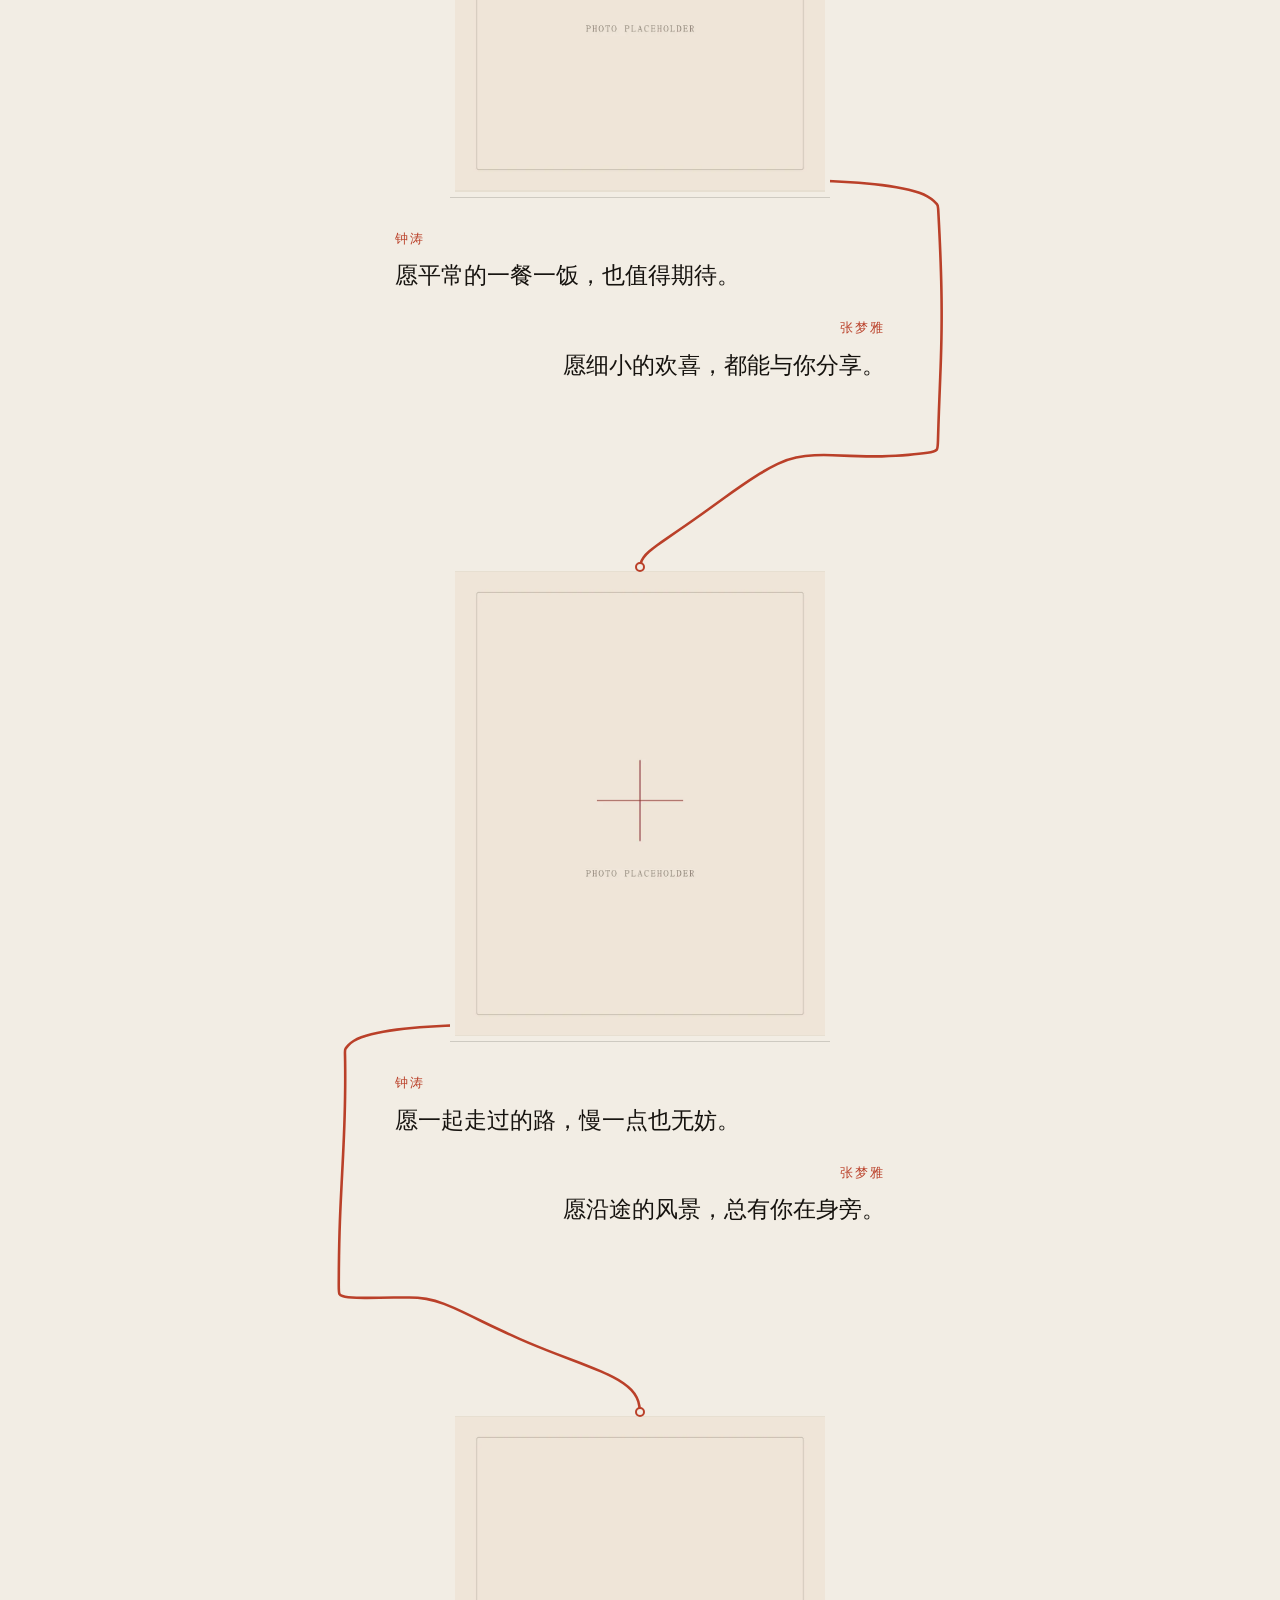
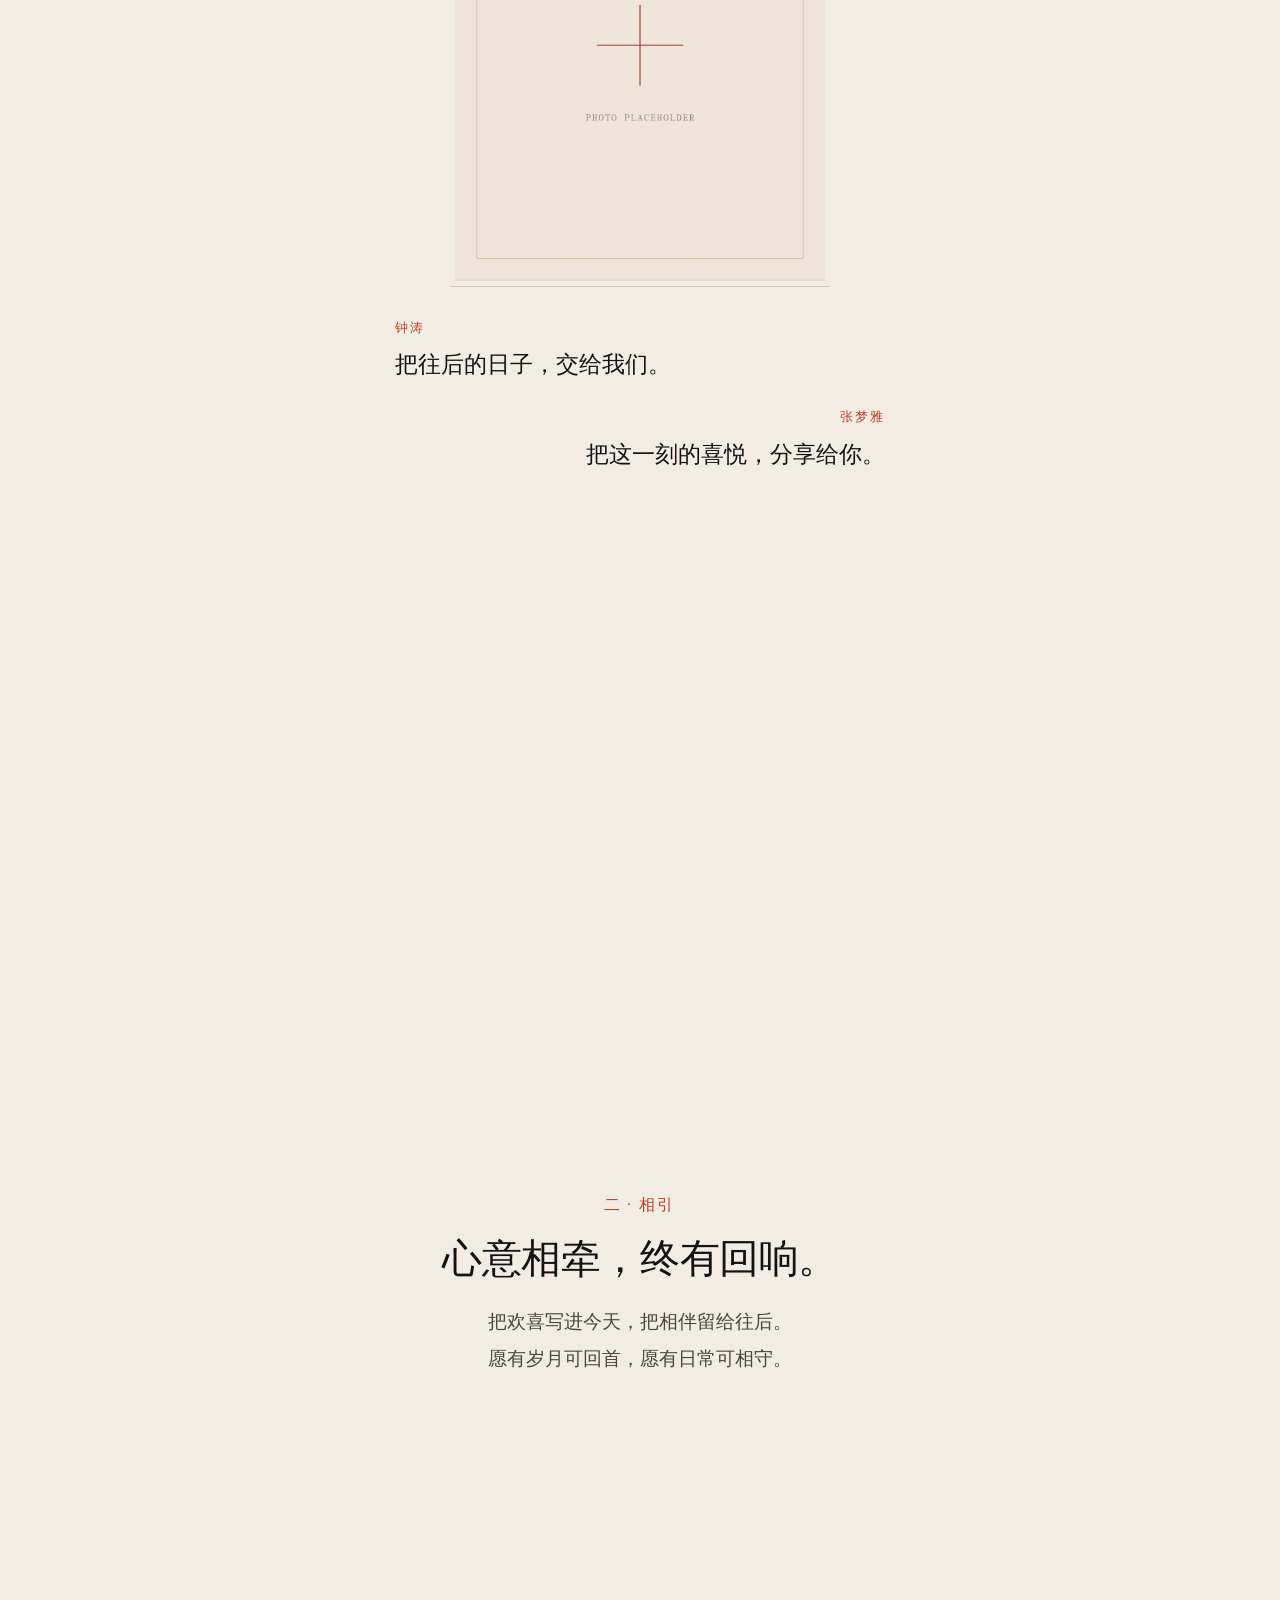
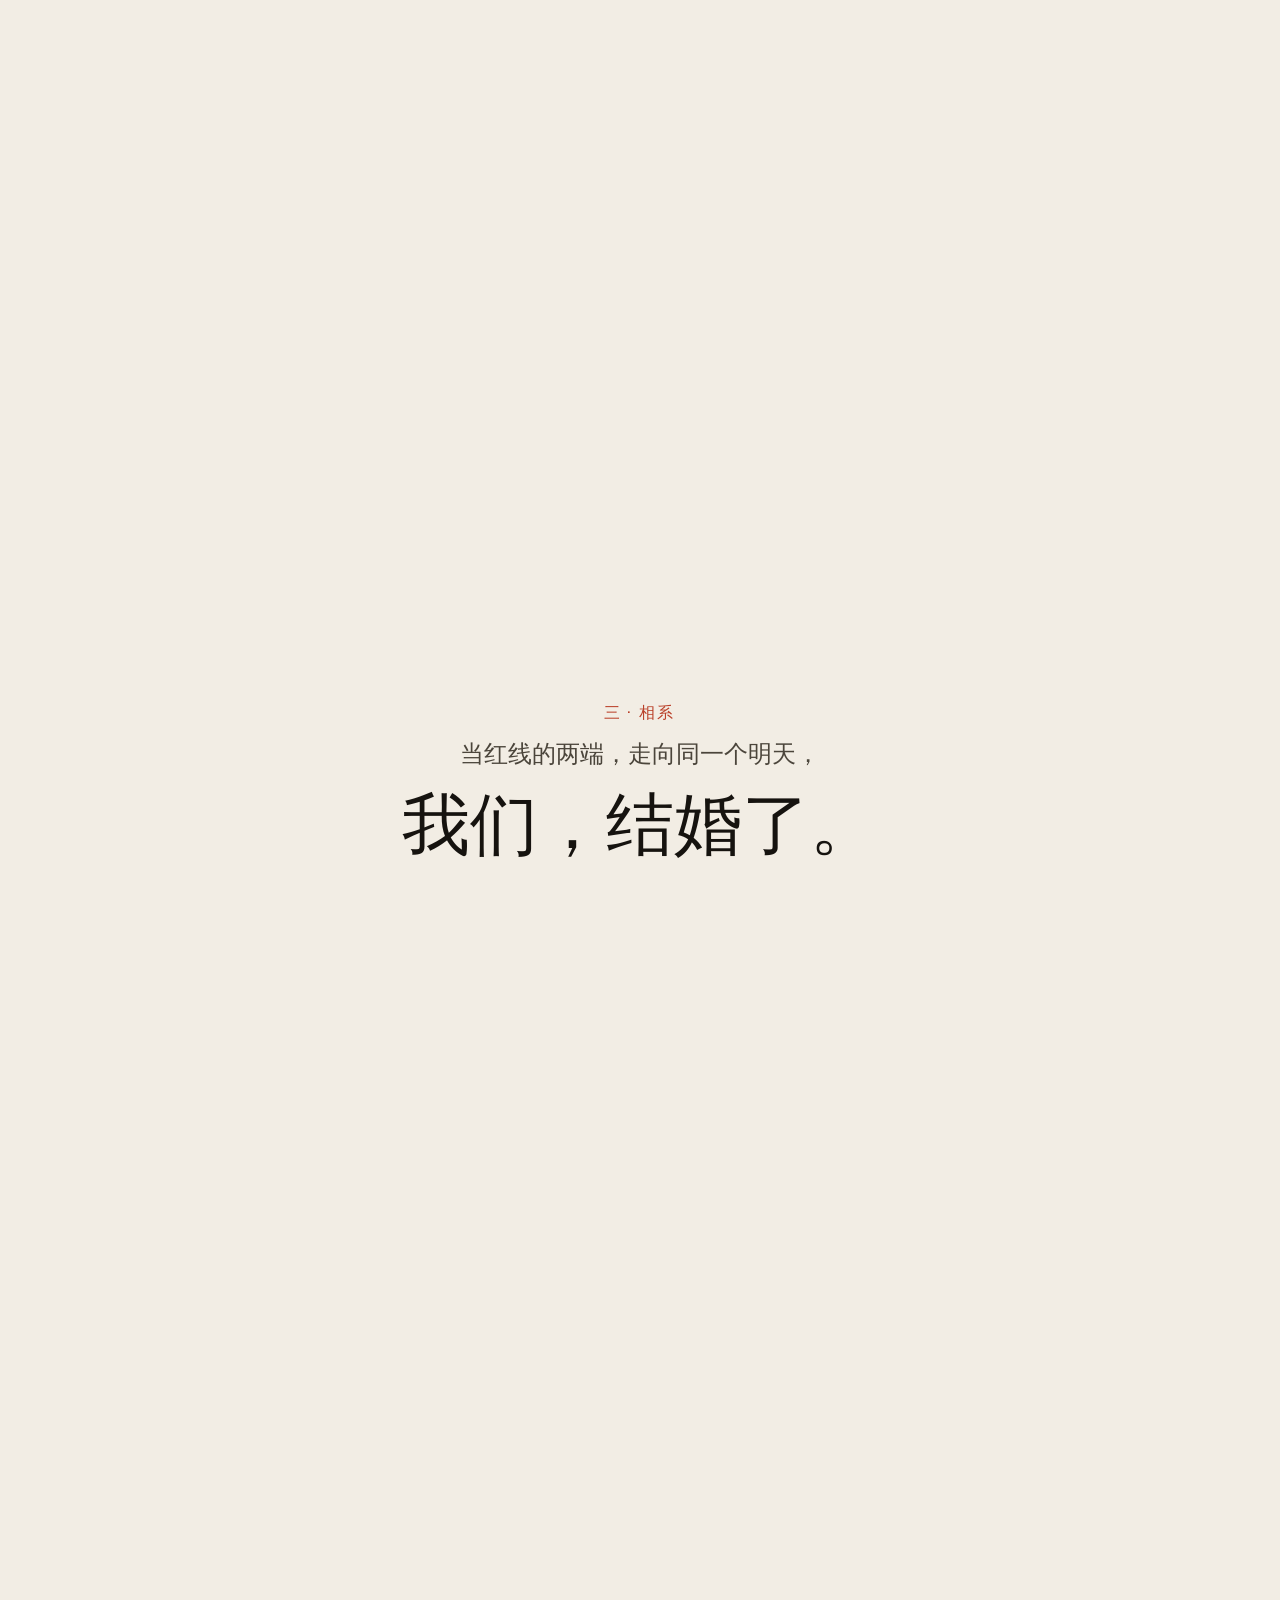
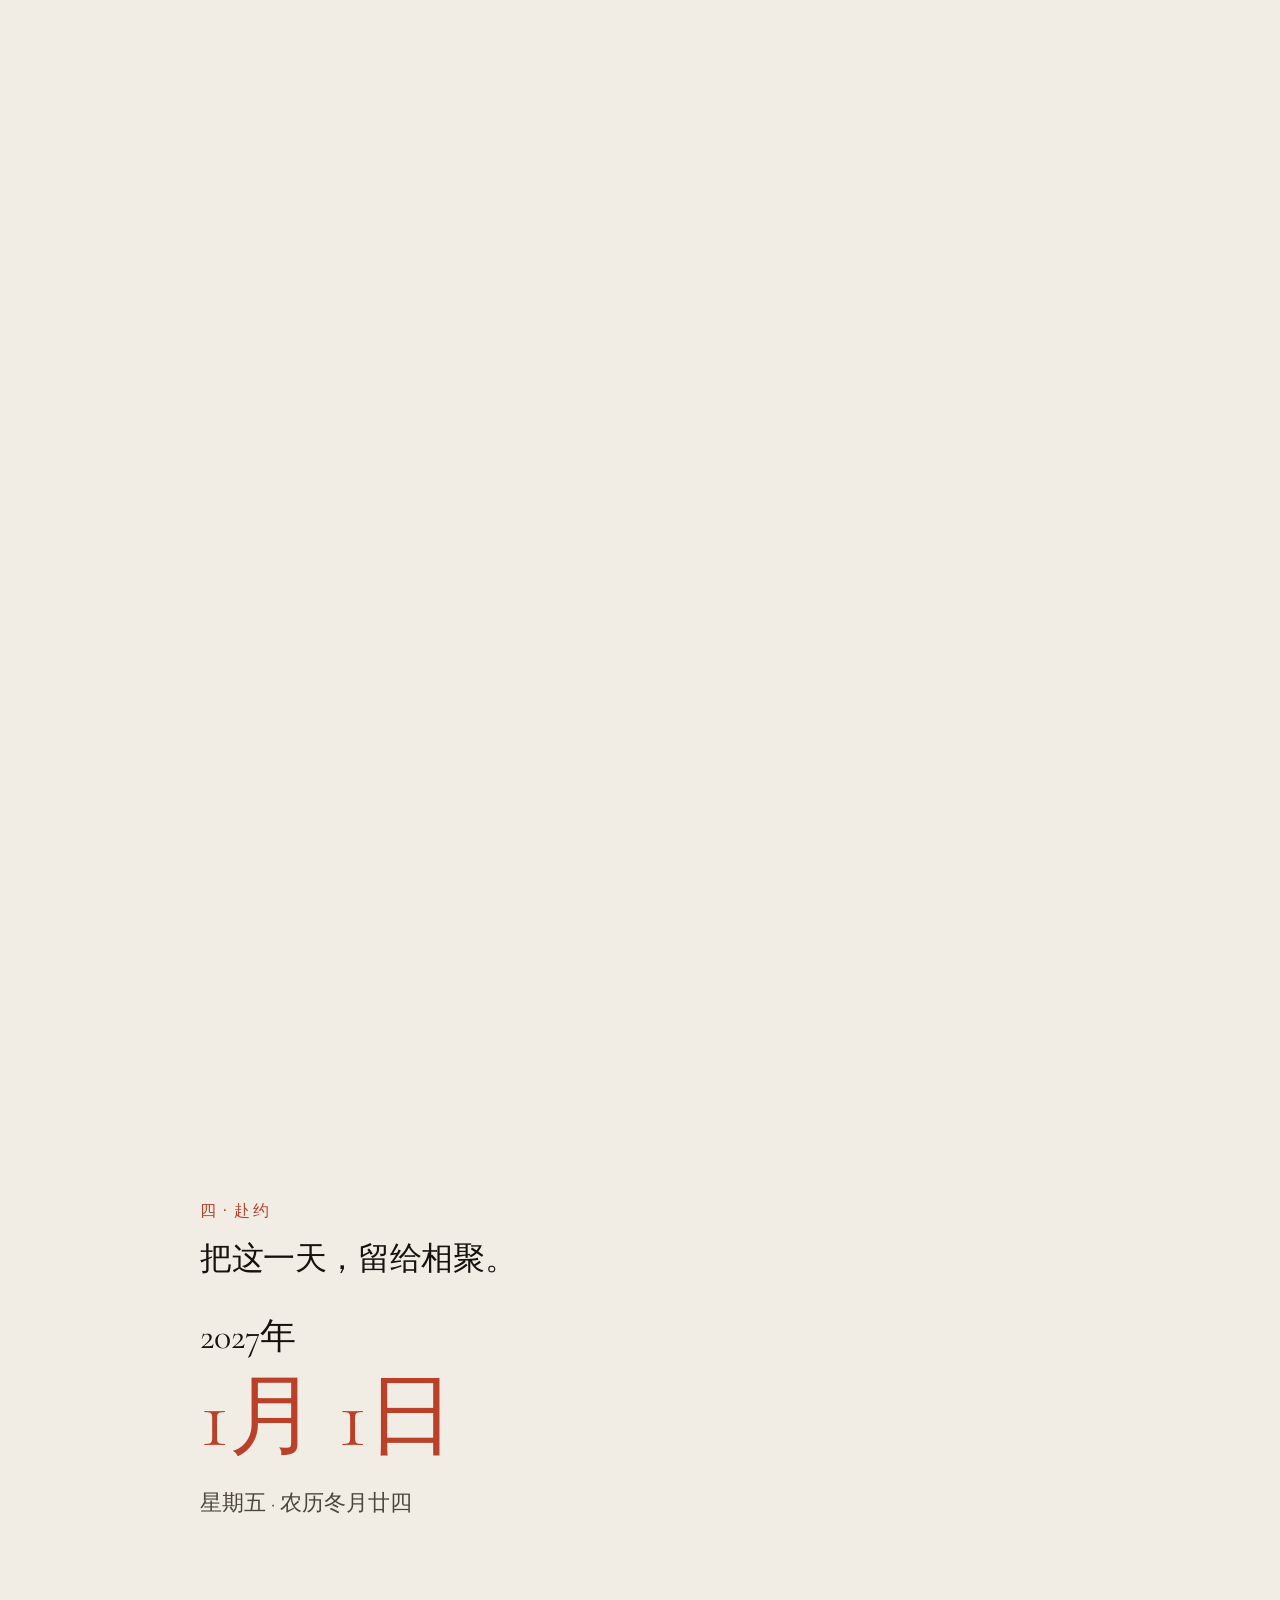
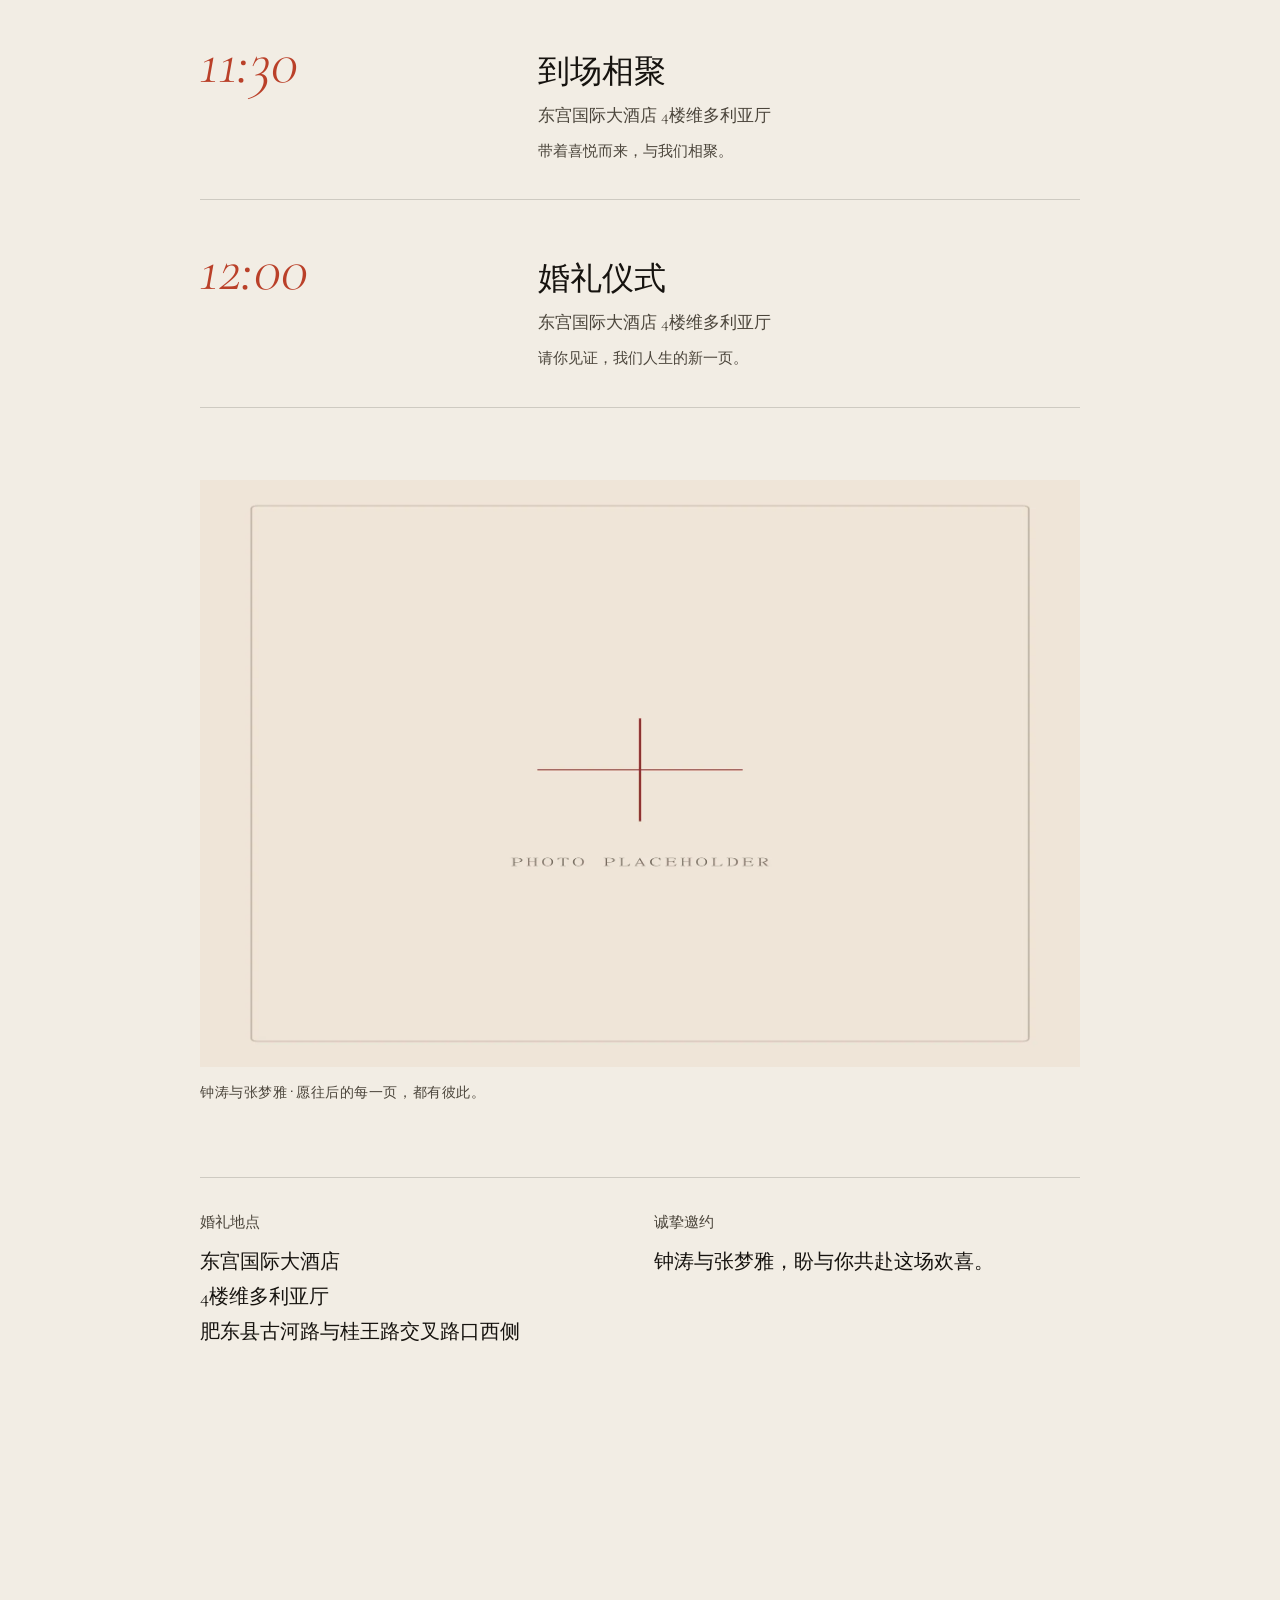
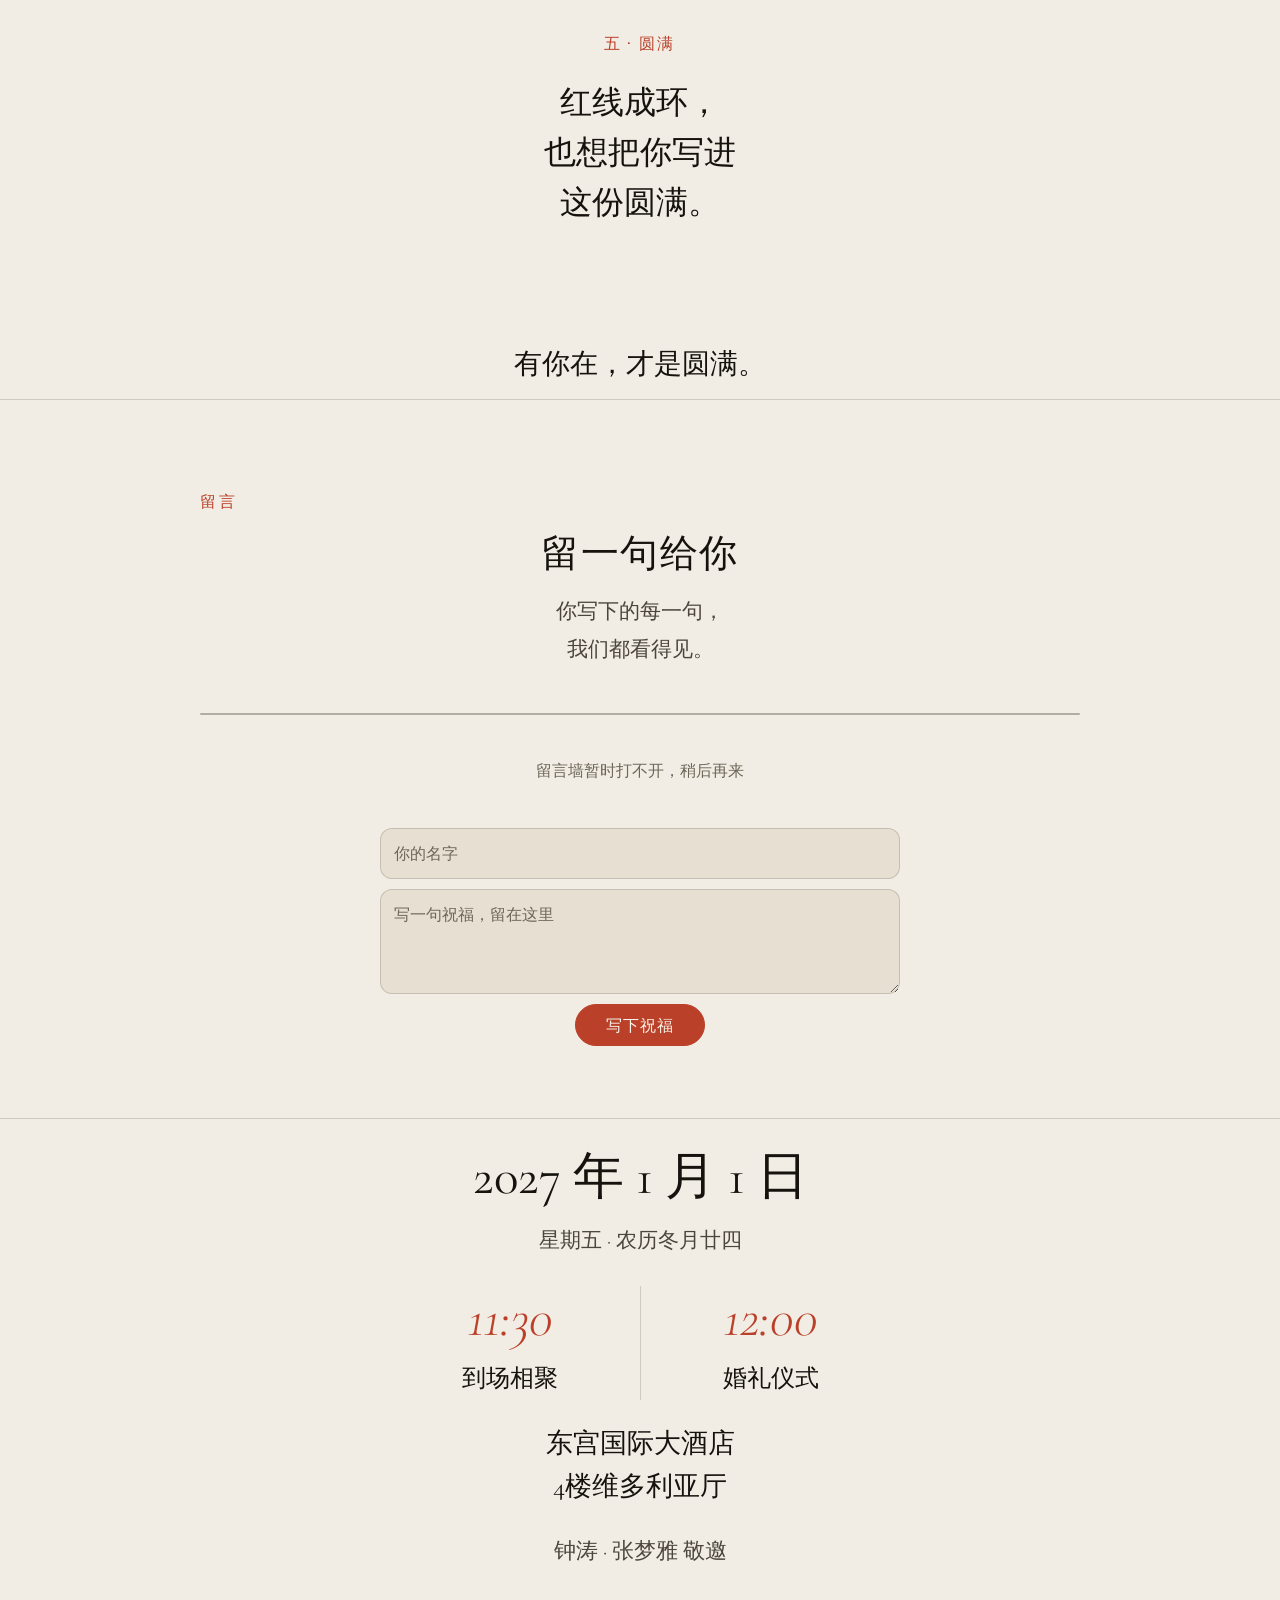
<file: archive-vue/archive-vue/archive-vue/archive-vue/archive-vue/archive-vue/index.html>
<!doctype html>
<html lang="zh-CN">
  <head>
    <meta charset="UTF-8" />
    <meta name="viewport" content="width=device-width, initial-scale=1.0, viewport-fit=cover" />
    <link rel="icon" type="image/svg+xml" href="./favicon.svg" />
    <meta name="theme-color" content="#f2ede4" />
    <meta
      name="description"
      content="钟涛与张梦雅诚邀你共赴婚礼。2027年1月1日，星期五，农历冬月廿四。11:30到场，12:00仪式，东宫国际大酒店，肥东县古河路与桂王路交叉路口西侧。"
    />
    <link rel="preload" href="./fonts/cormorant-var.woff2" as="font" type="font/woff2" crossorigin />
    <link rel="preload" href="./fonts/instrument-var.woff2" as="font" type="font/woff2" crossorigin />
    <title>一线 · 同心｜钟涛与张梦雅的婚礼｜2027年1月1日</title>
    <script type="module" crossorigin src="./assets/index-HKM9kIi6.js"></script>
    <link rel="stylesheet" crossorigin href="./assets/index-CFQCcigk.css">
  </head>
  <body>
    <div id="root"></div>
  </body>
</html>
</file>
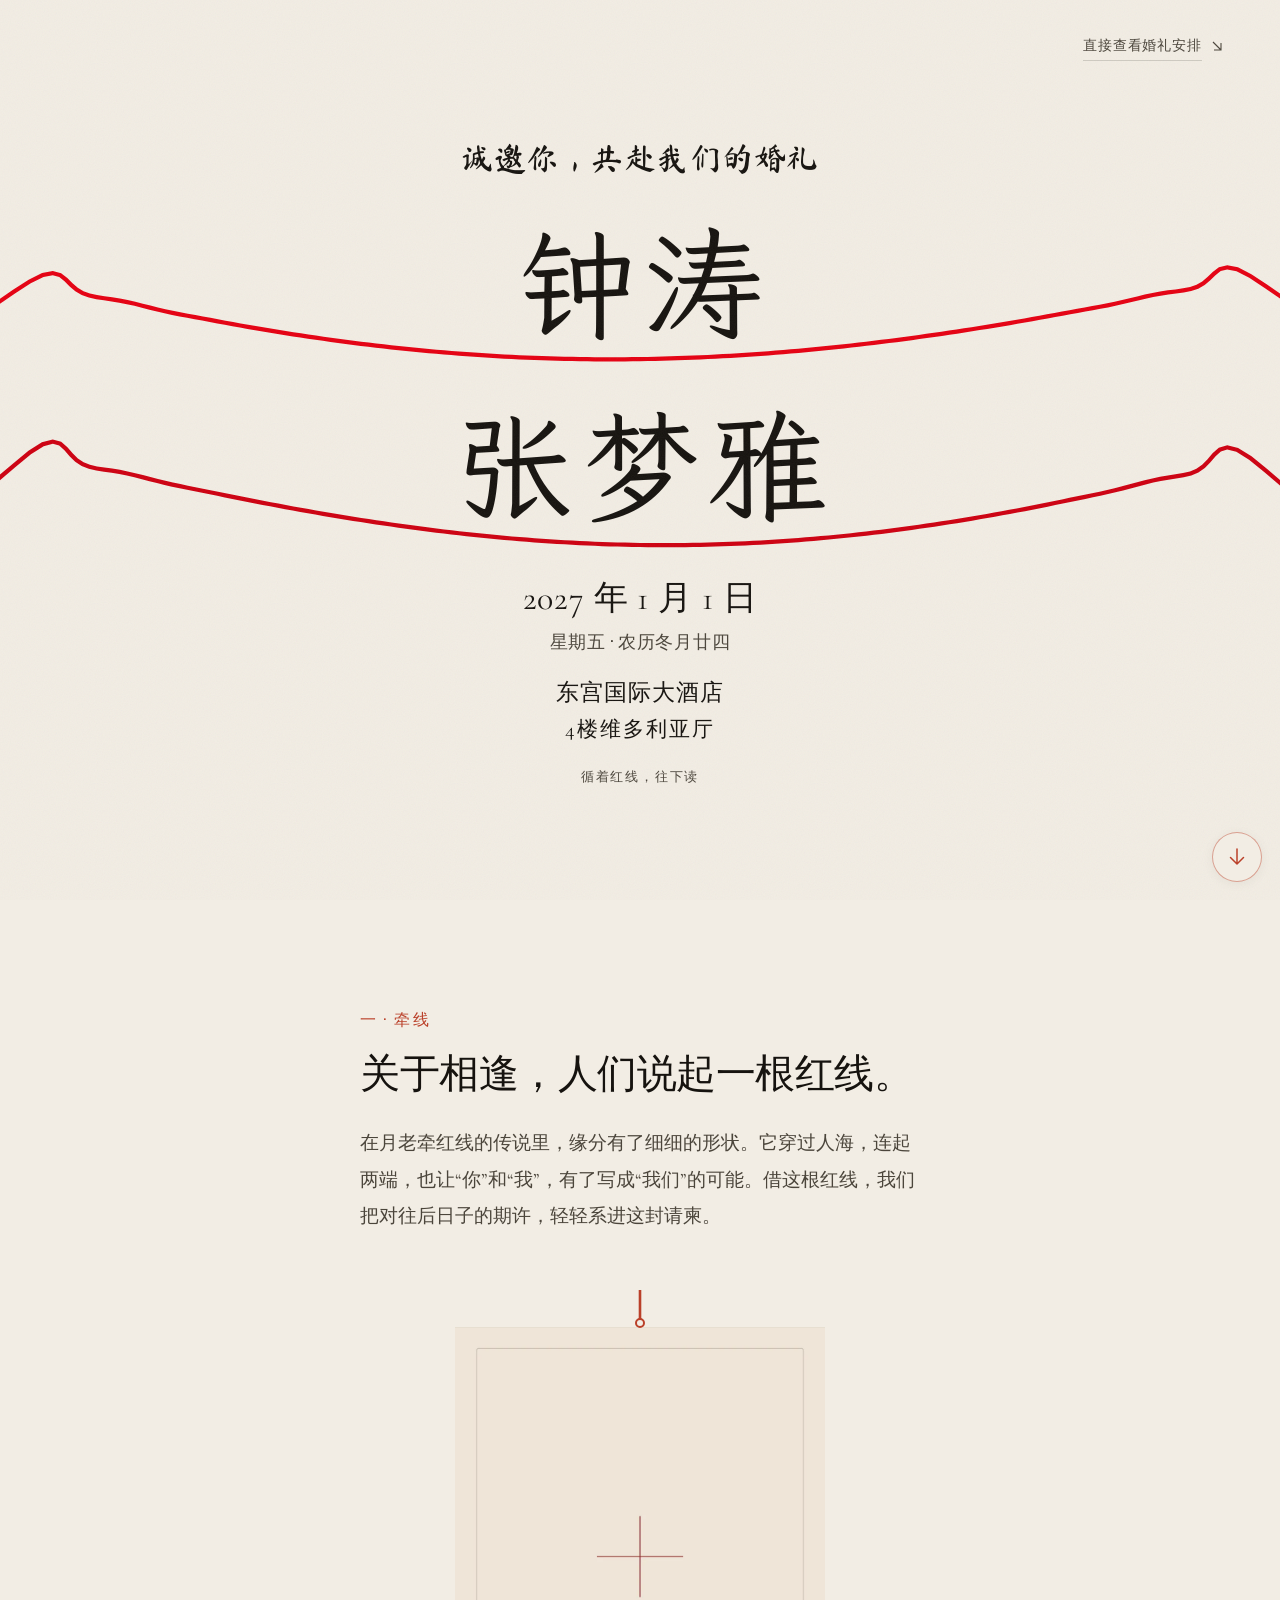
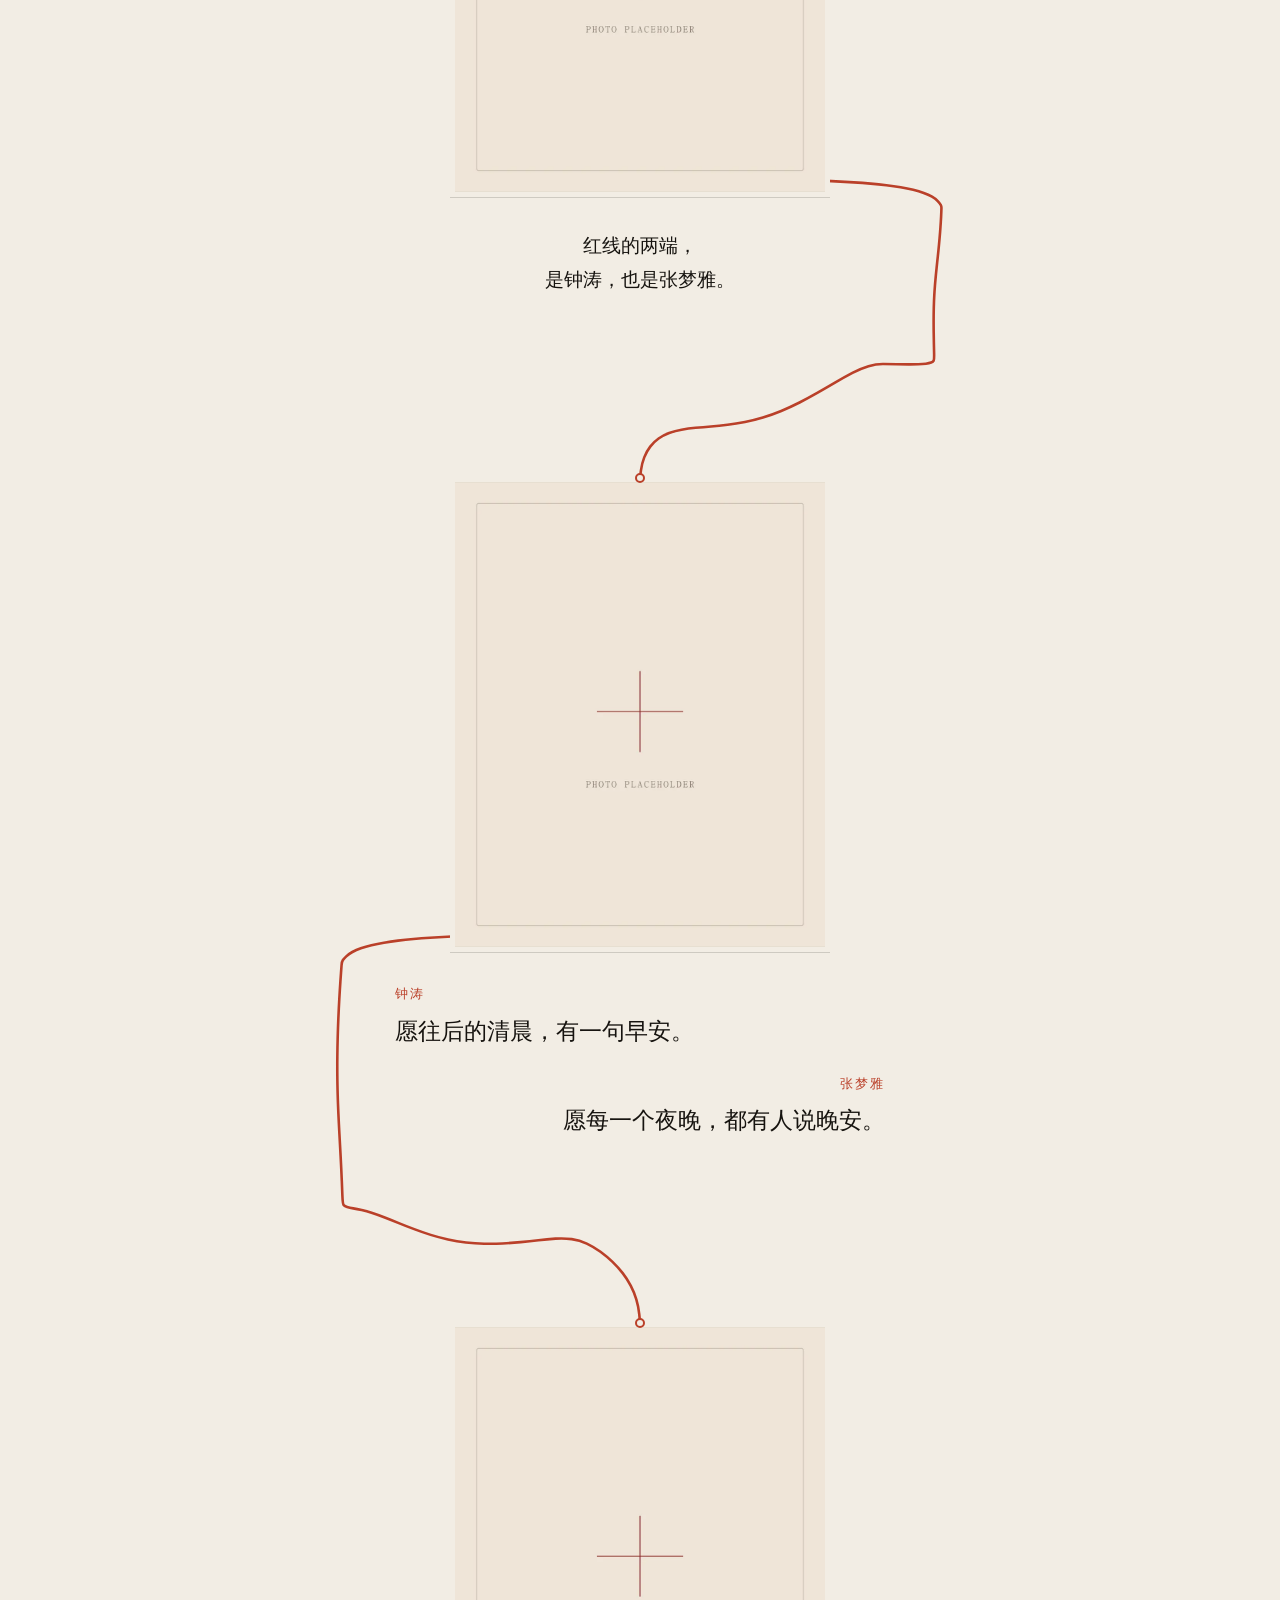
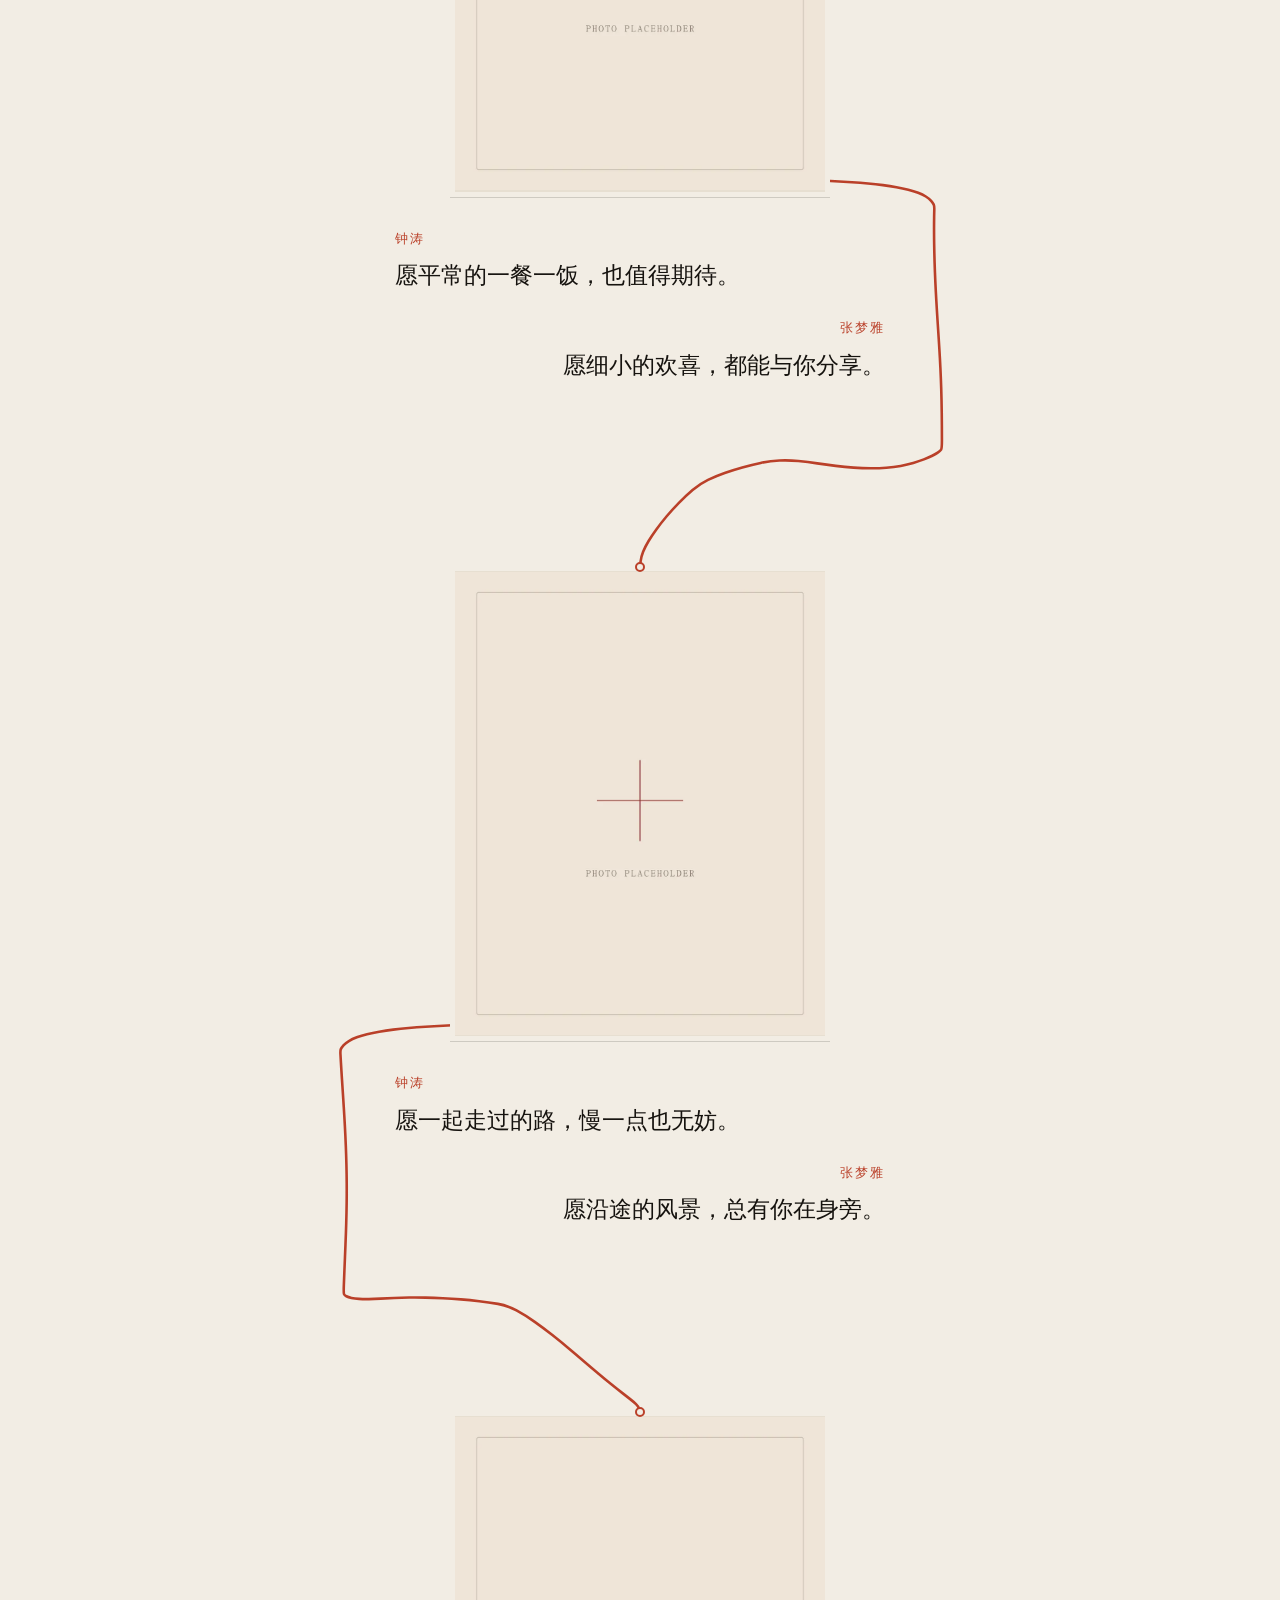
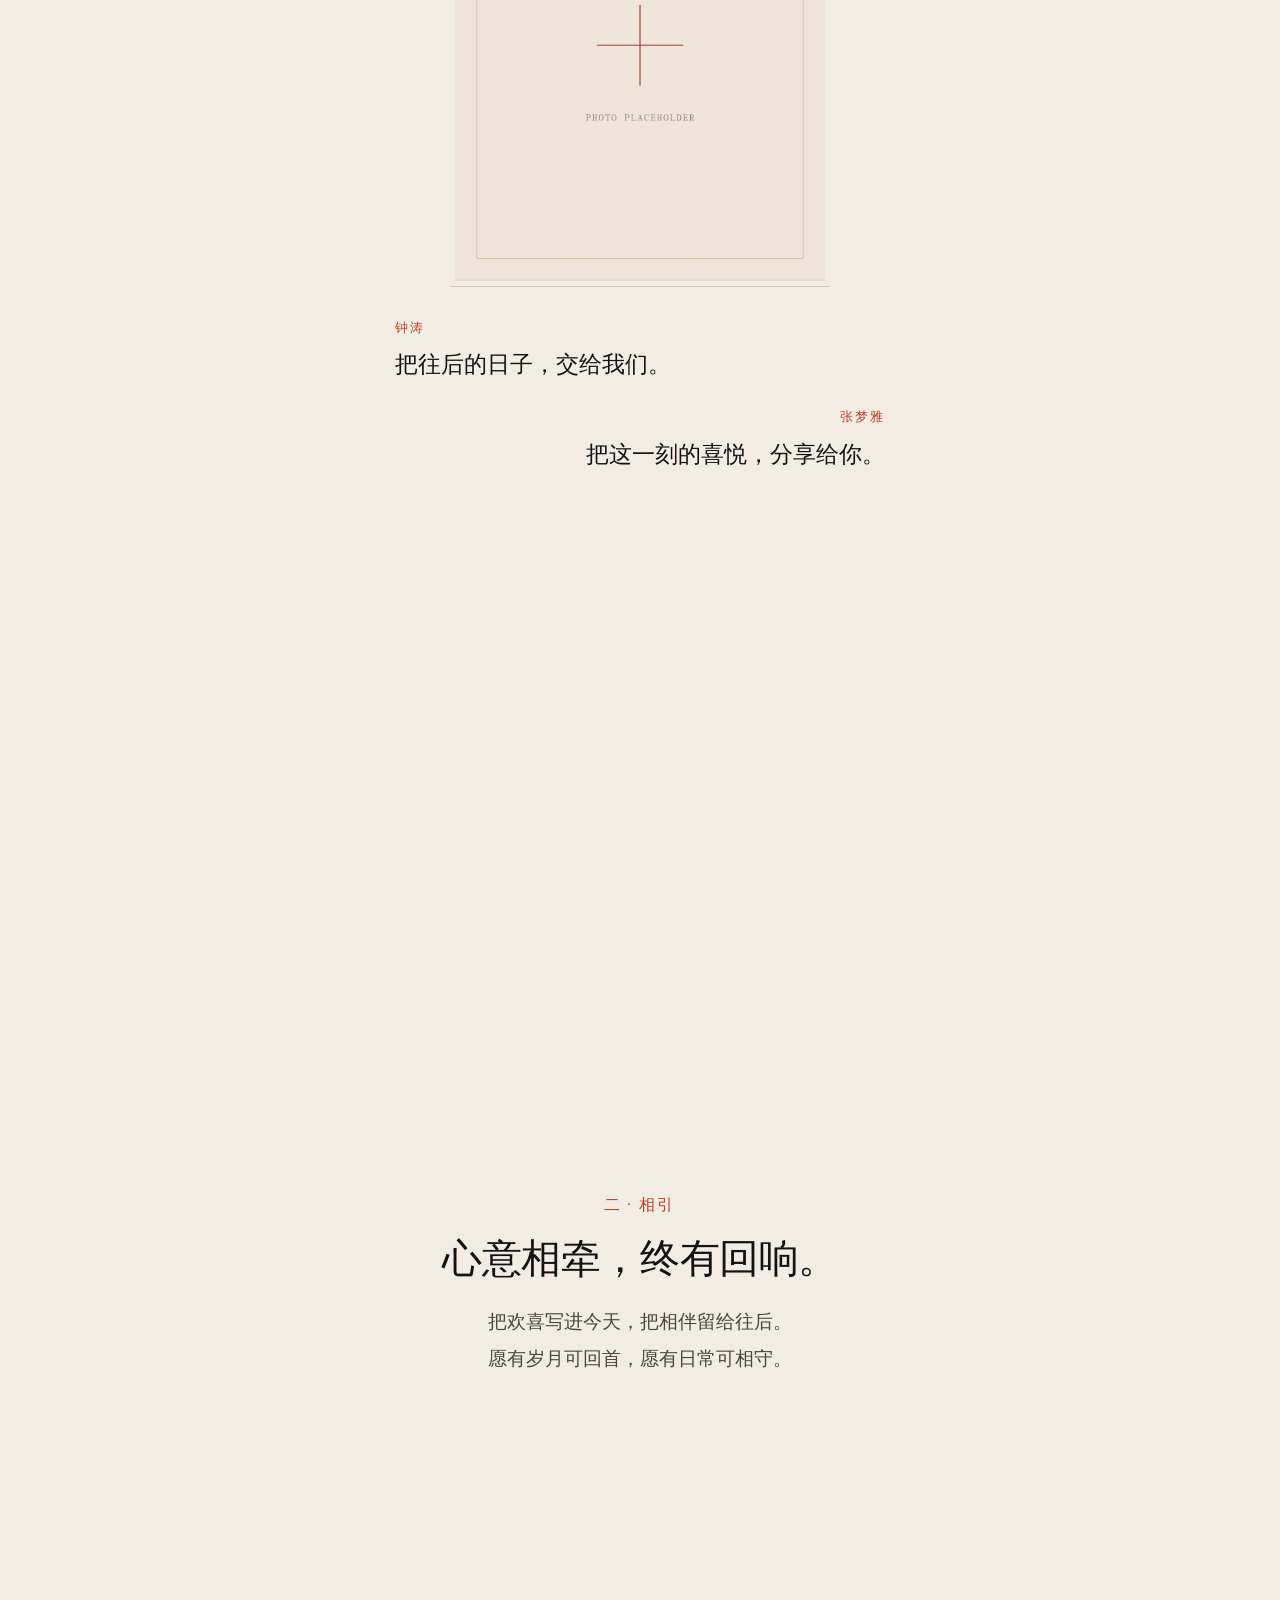
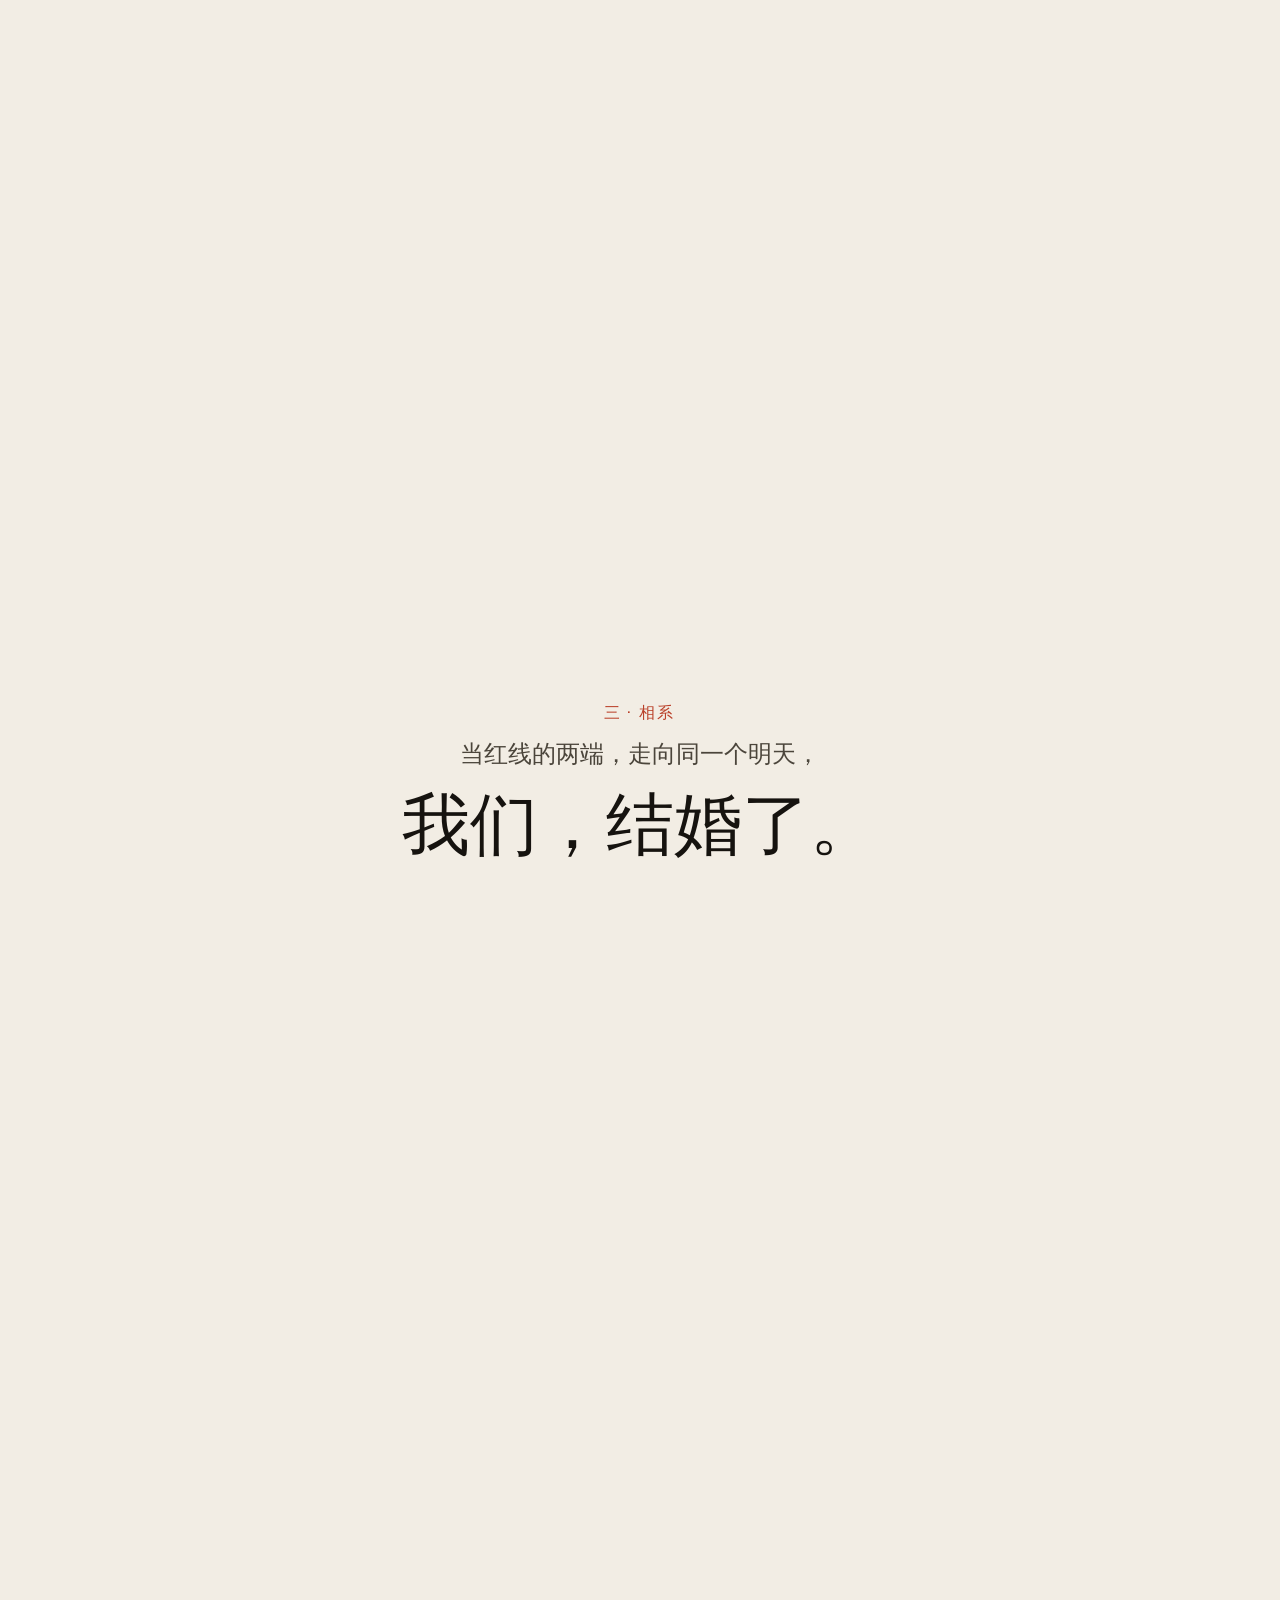
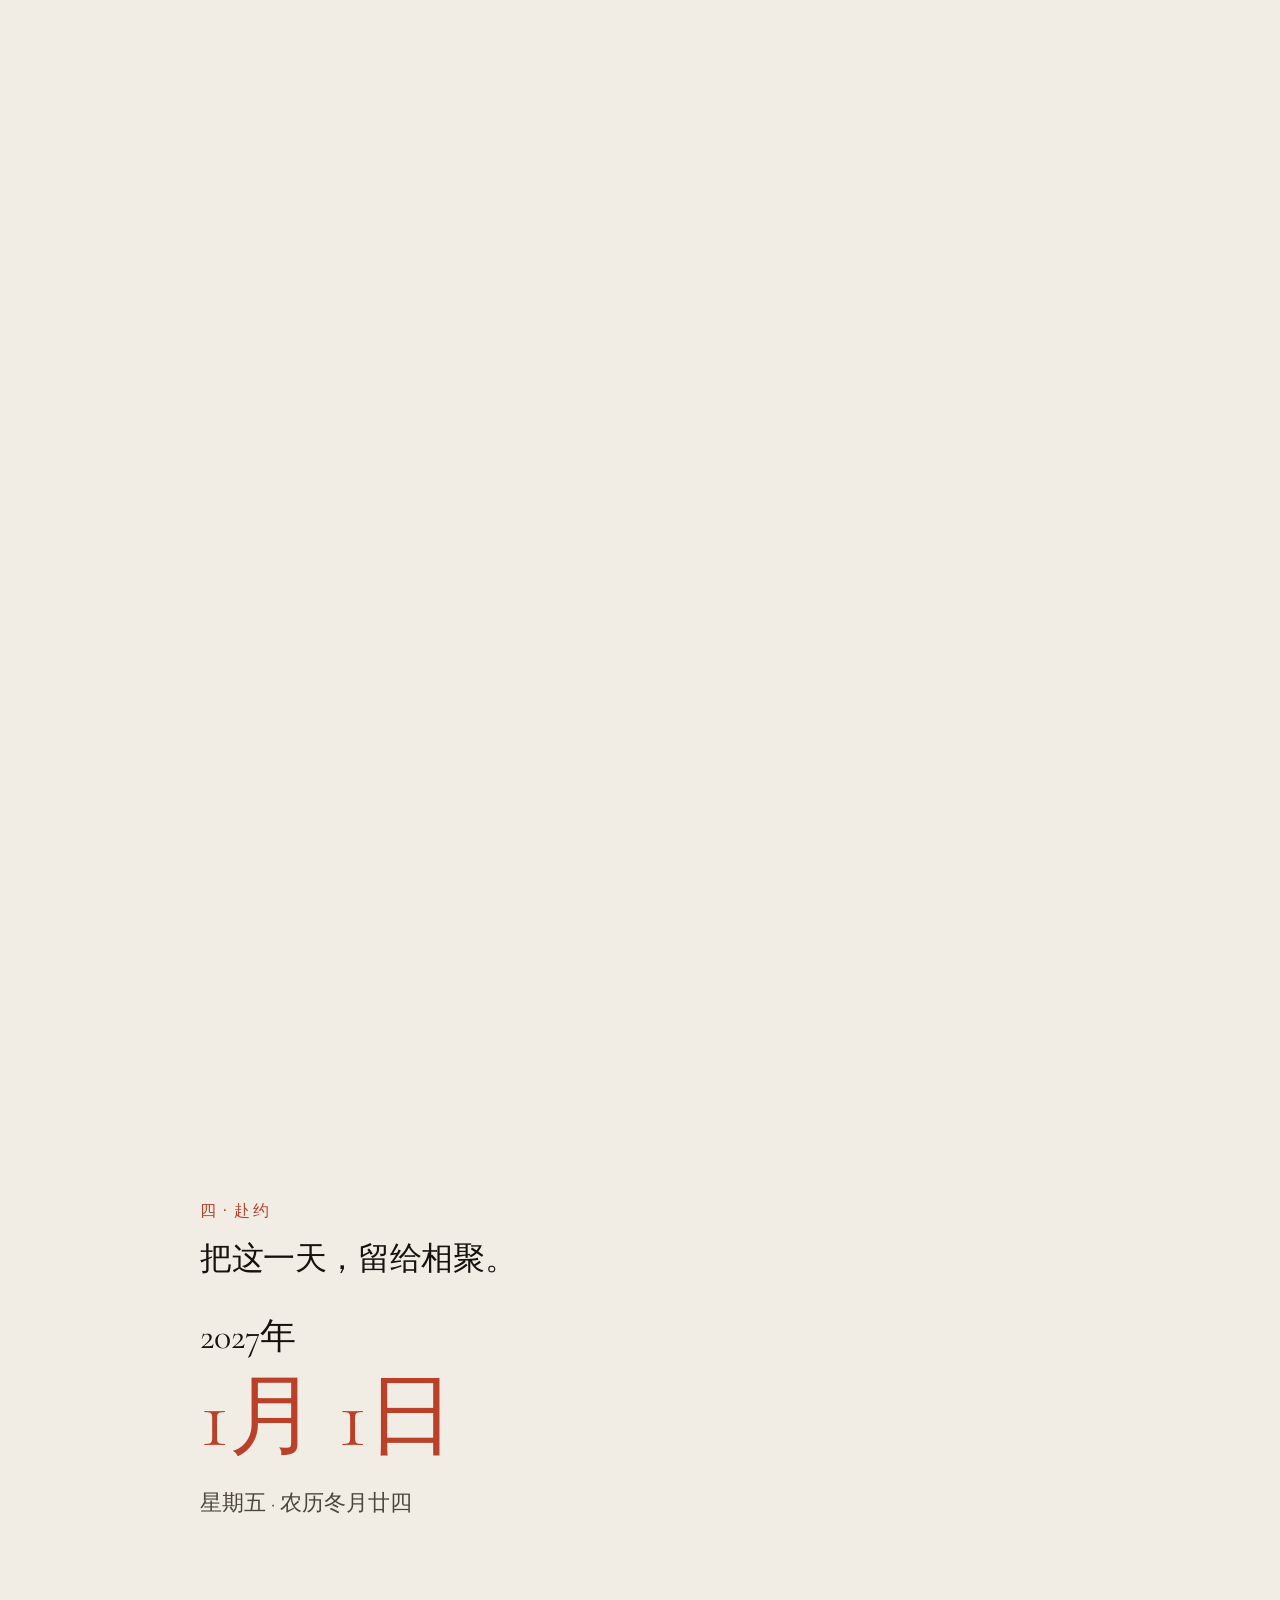
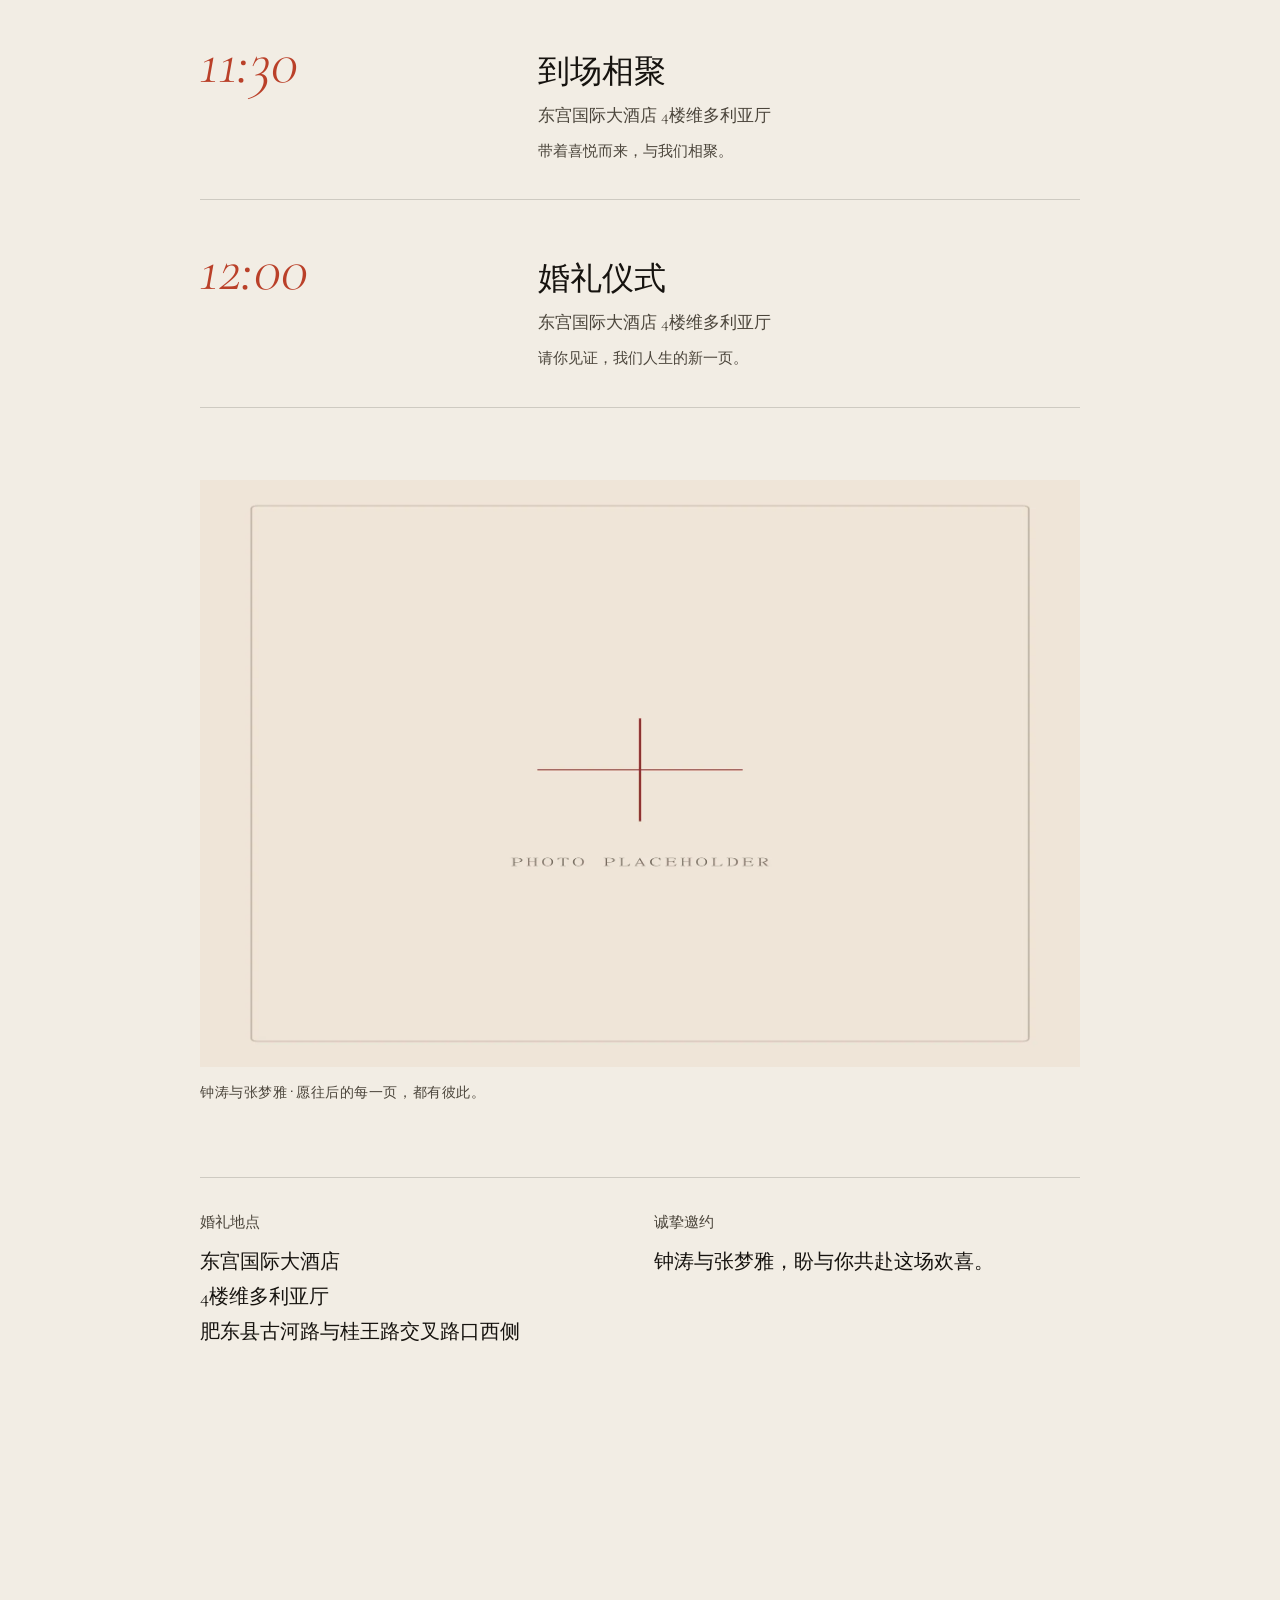
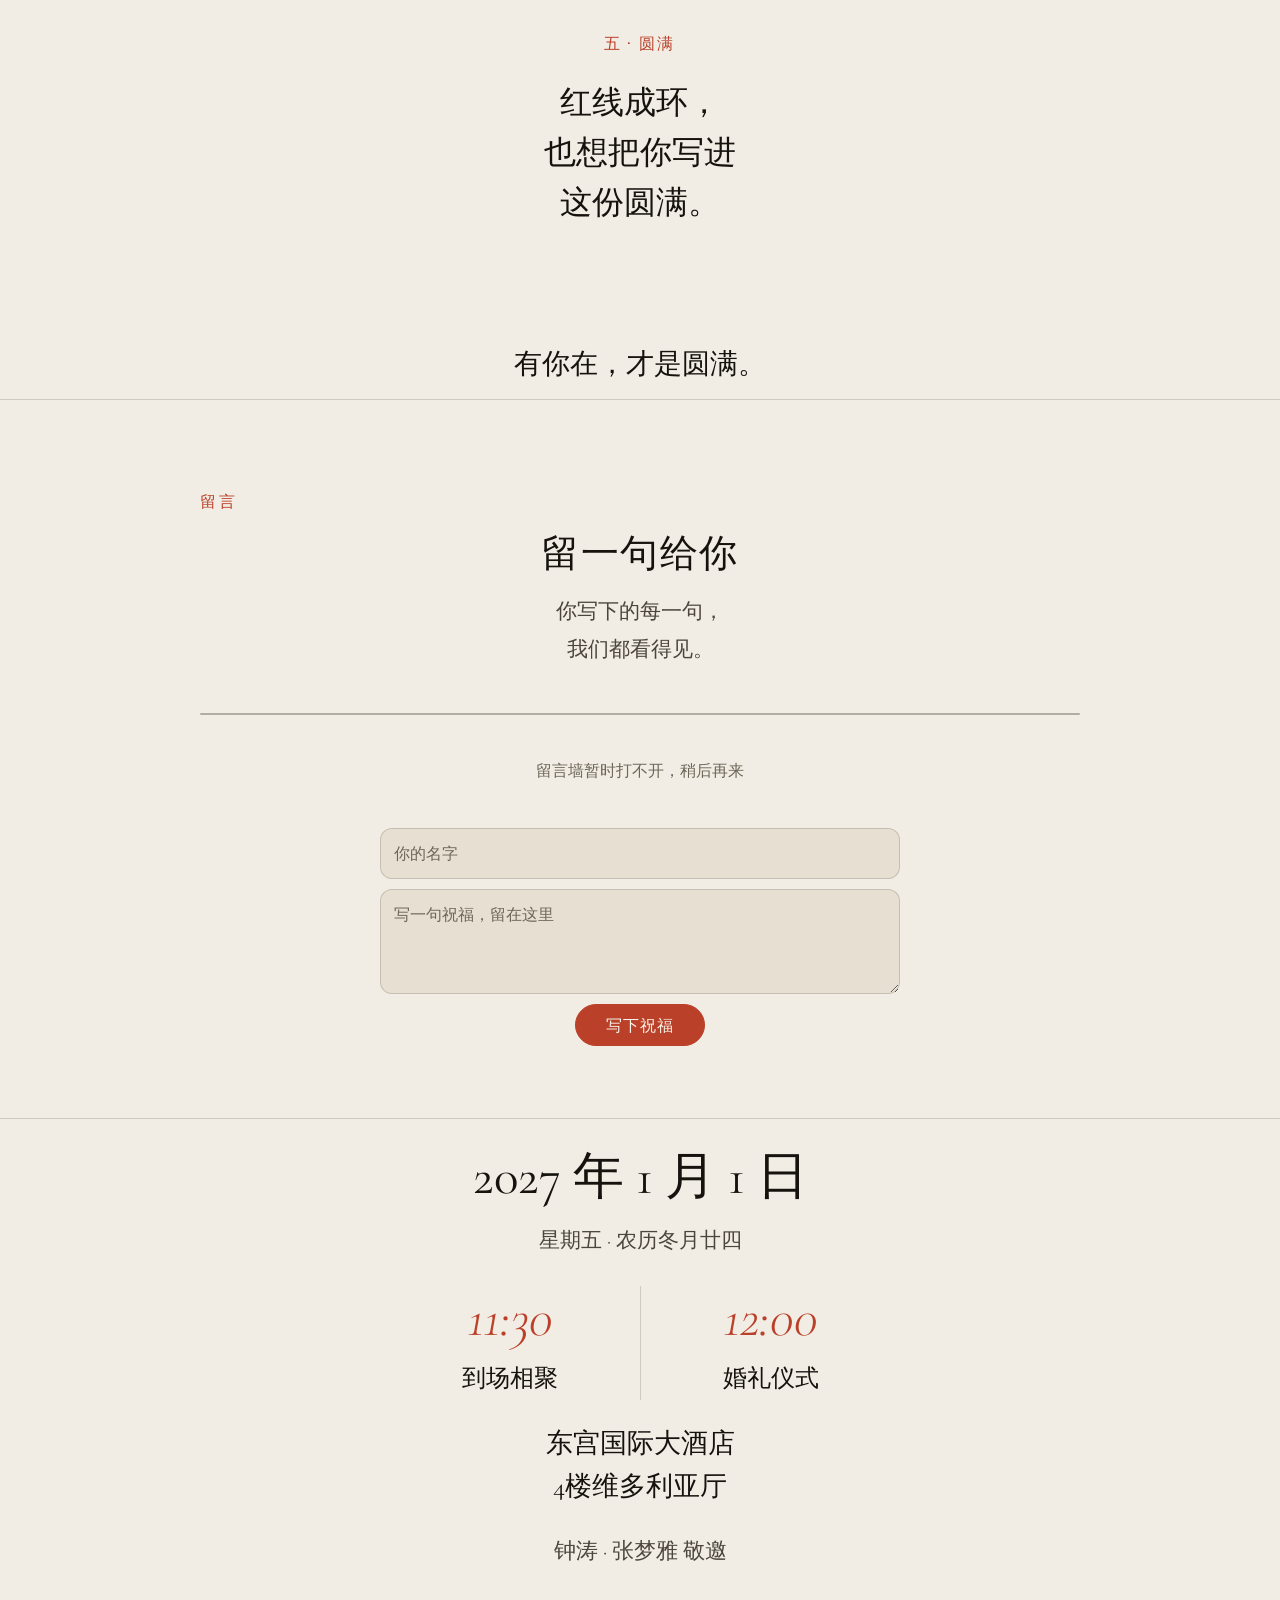
<file: archive-vue/archive-vue/archive-vue/archive-vue/archive-vue/archive-vue/archive-vue/index.html>
<!doctype html>
<html lang="zh-CN">
  <head>
    <meta charset="UTF-8" />
    <meta name="viewport" content="width=device-width, initial-scale=1.0, viewport-fit=cover" />
    <link rel="icon" type="image/svg+xml" href="./favicon.svg" />
    <meta name="theme-color" content="#f2ede4" />
    <meta
      name="description"
      content="钟涛与张梦雅诚邀你共赴婚礼。2027年1月1日，星期五，农历冬月廿四。11:30到场，12:00仪式，东宫国际大酒店，肥东县古河路与桂王路交叉路口西侧。"
    />
    <link rel="preload" href="./fonts/cormorant-var.woff2" as="font" type="font/woff2" crossorigin />
    <link rel="preload" href="./fonts/instrument-var.woff2" as="font" type="font/woff2" crossorigin />
    <title>一线 · 同心｜钟涛与张梦雅的婚礼｜2027年1月1日</title>
    <script type="module" crossorigin src="./assets/index-CCJP8joa.js"></script>
    <link rel="stylesheet" crossorigin href="./assets/index-Cen8yyGe.css">
  </head>
  <body>
    <div id="root"></div>
  </body>
</html>
</file>
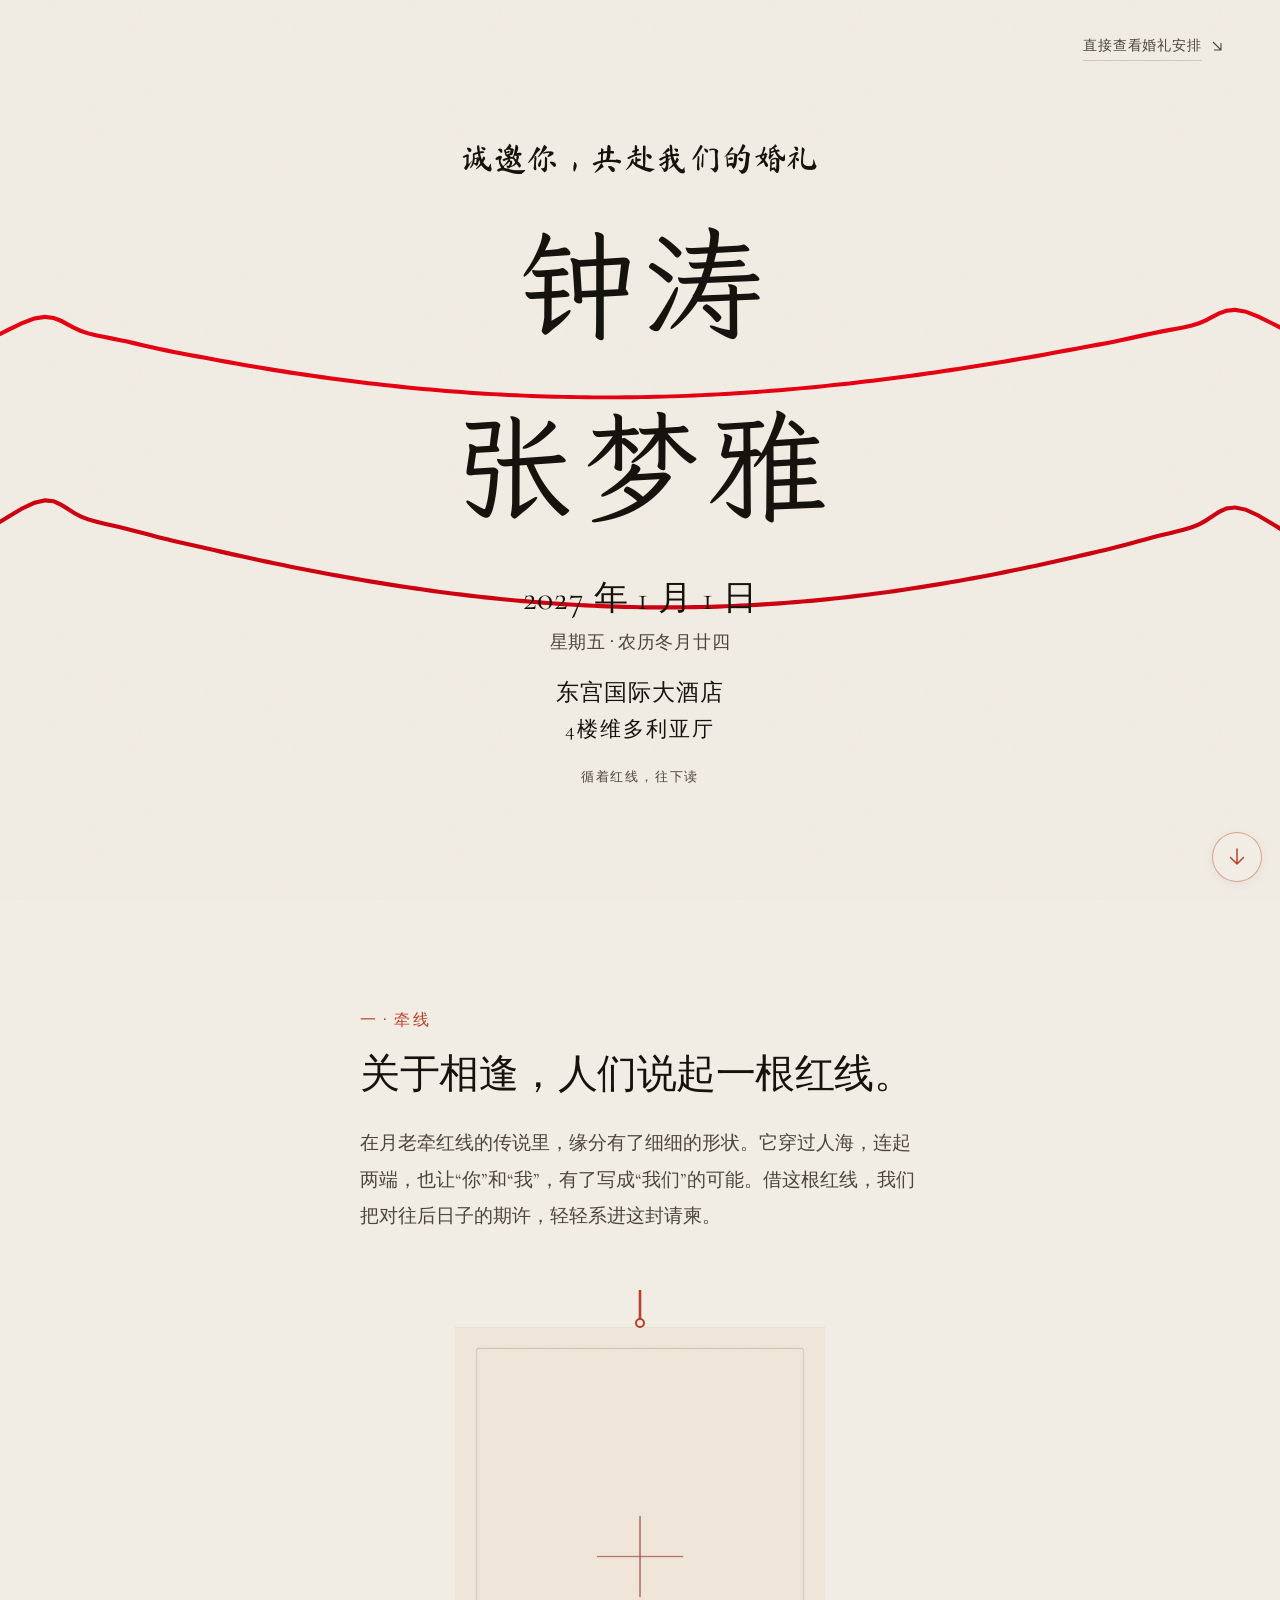
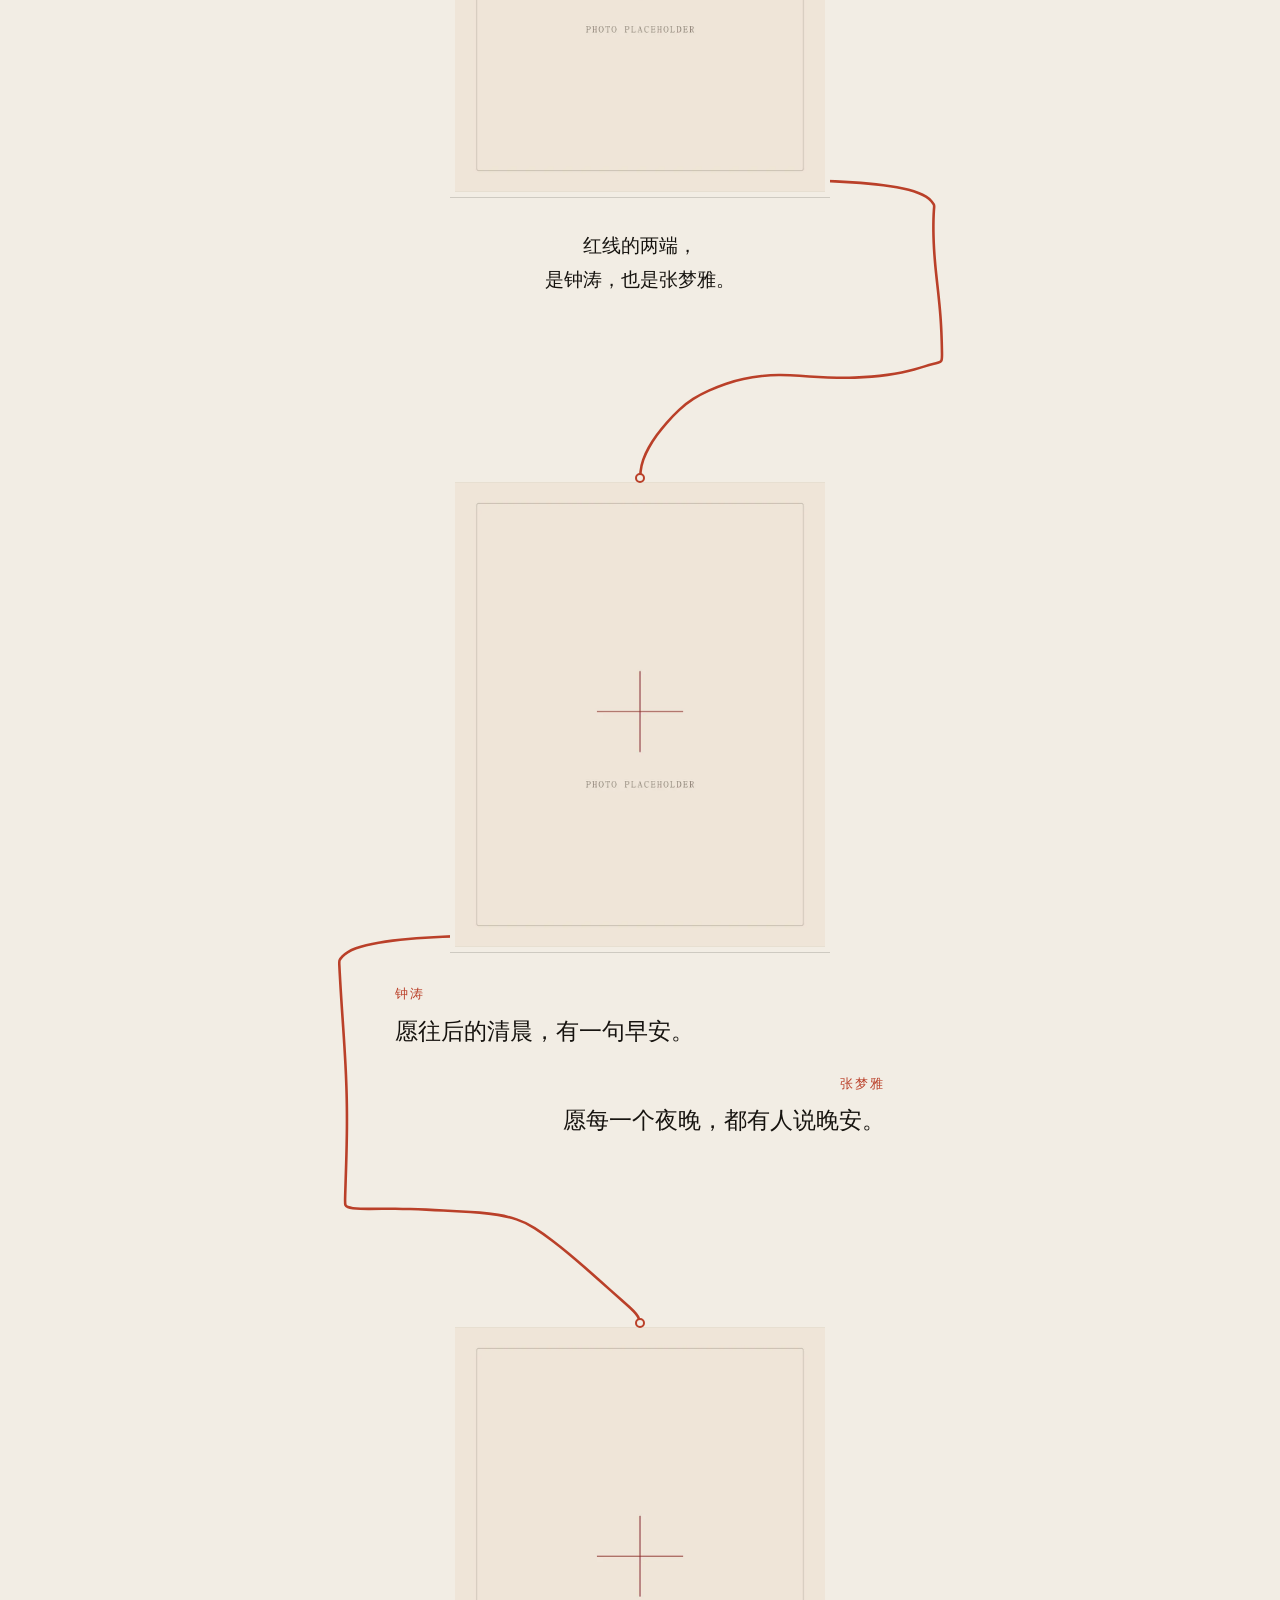
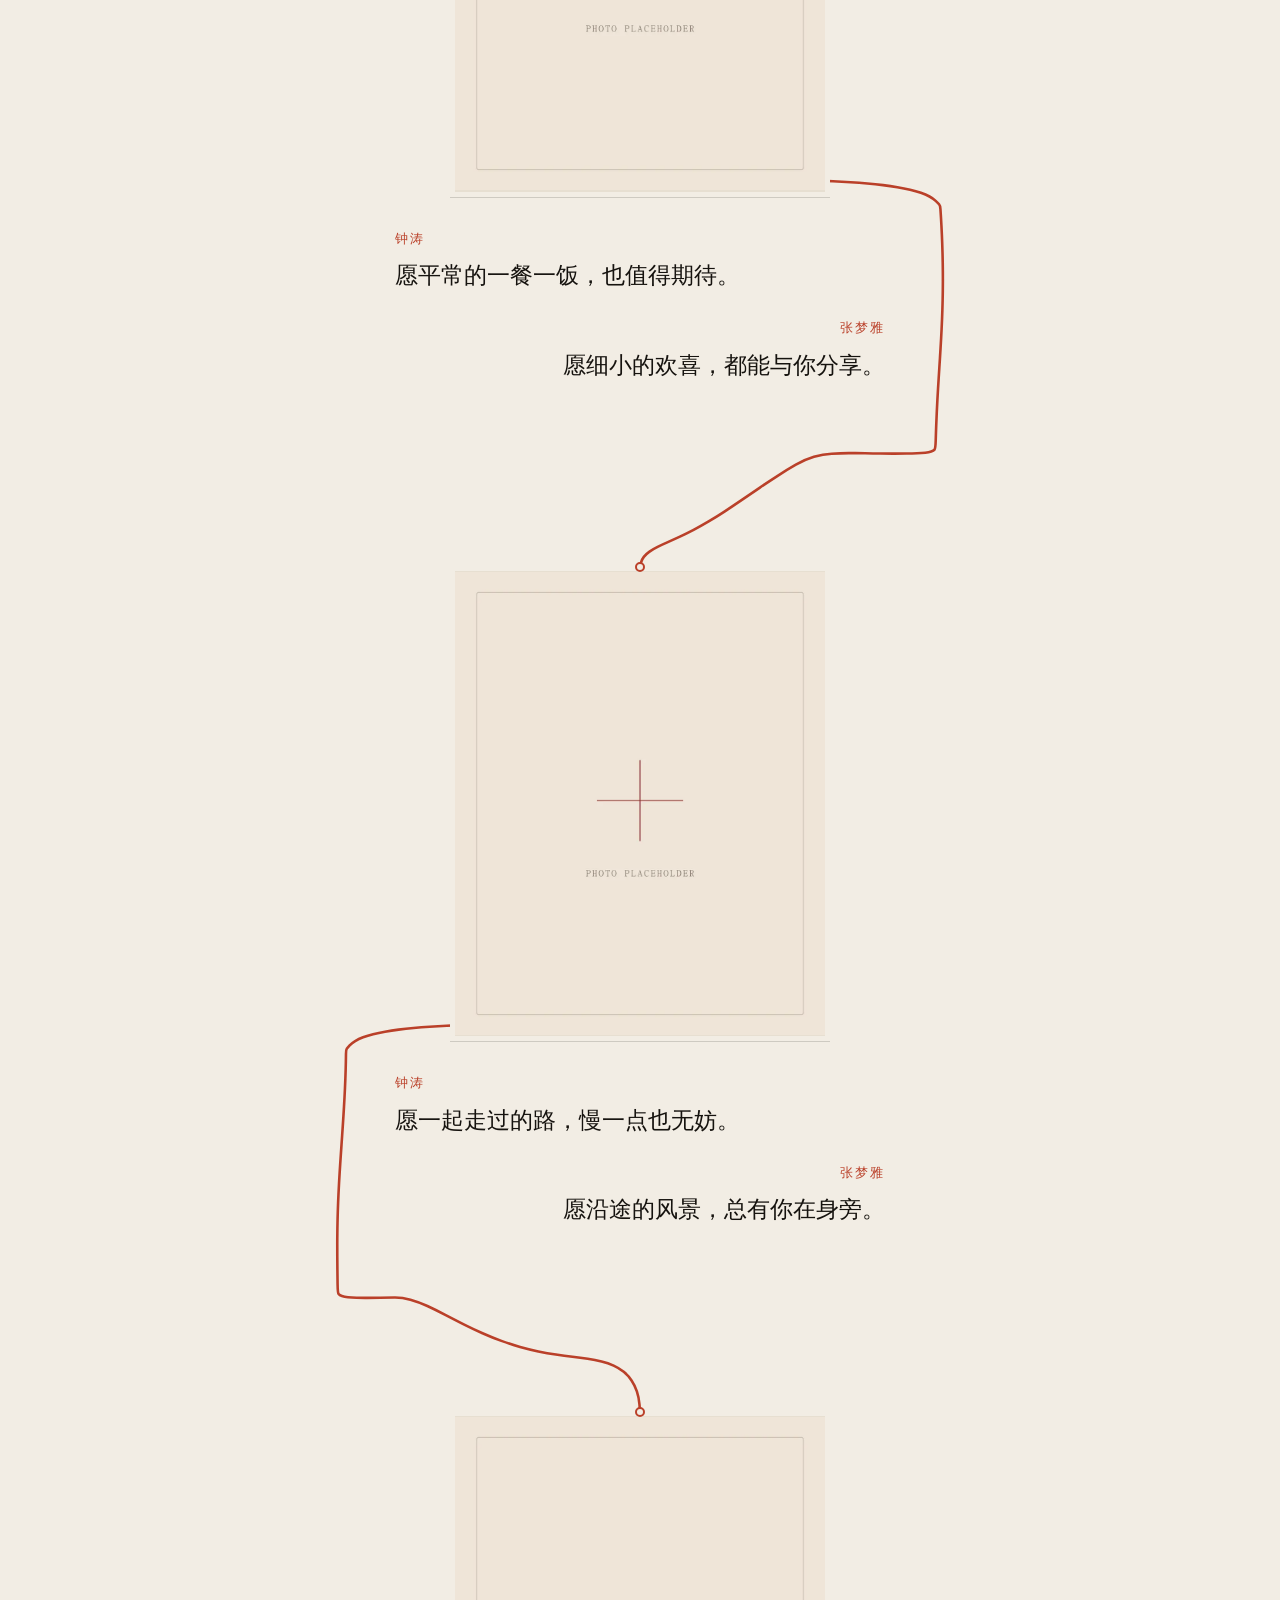
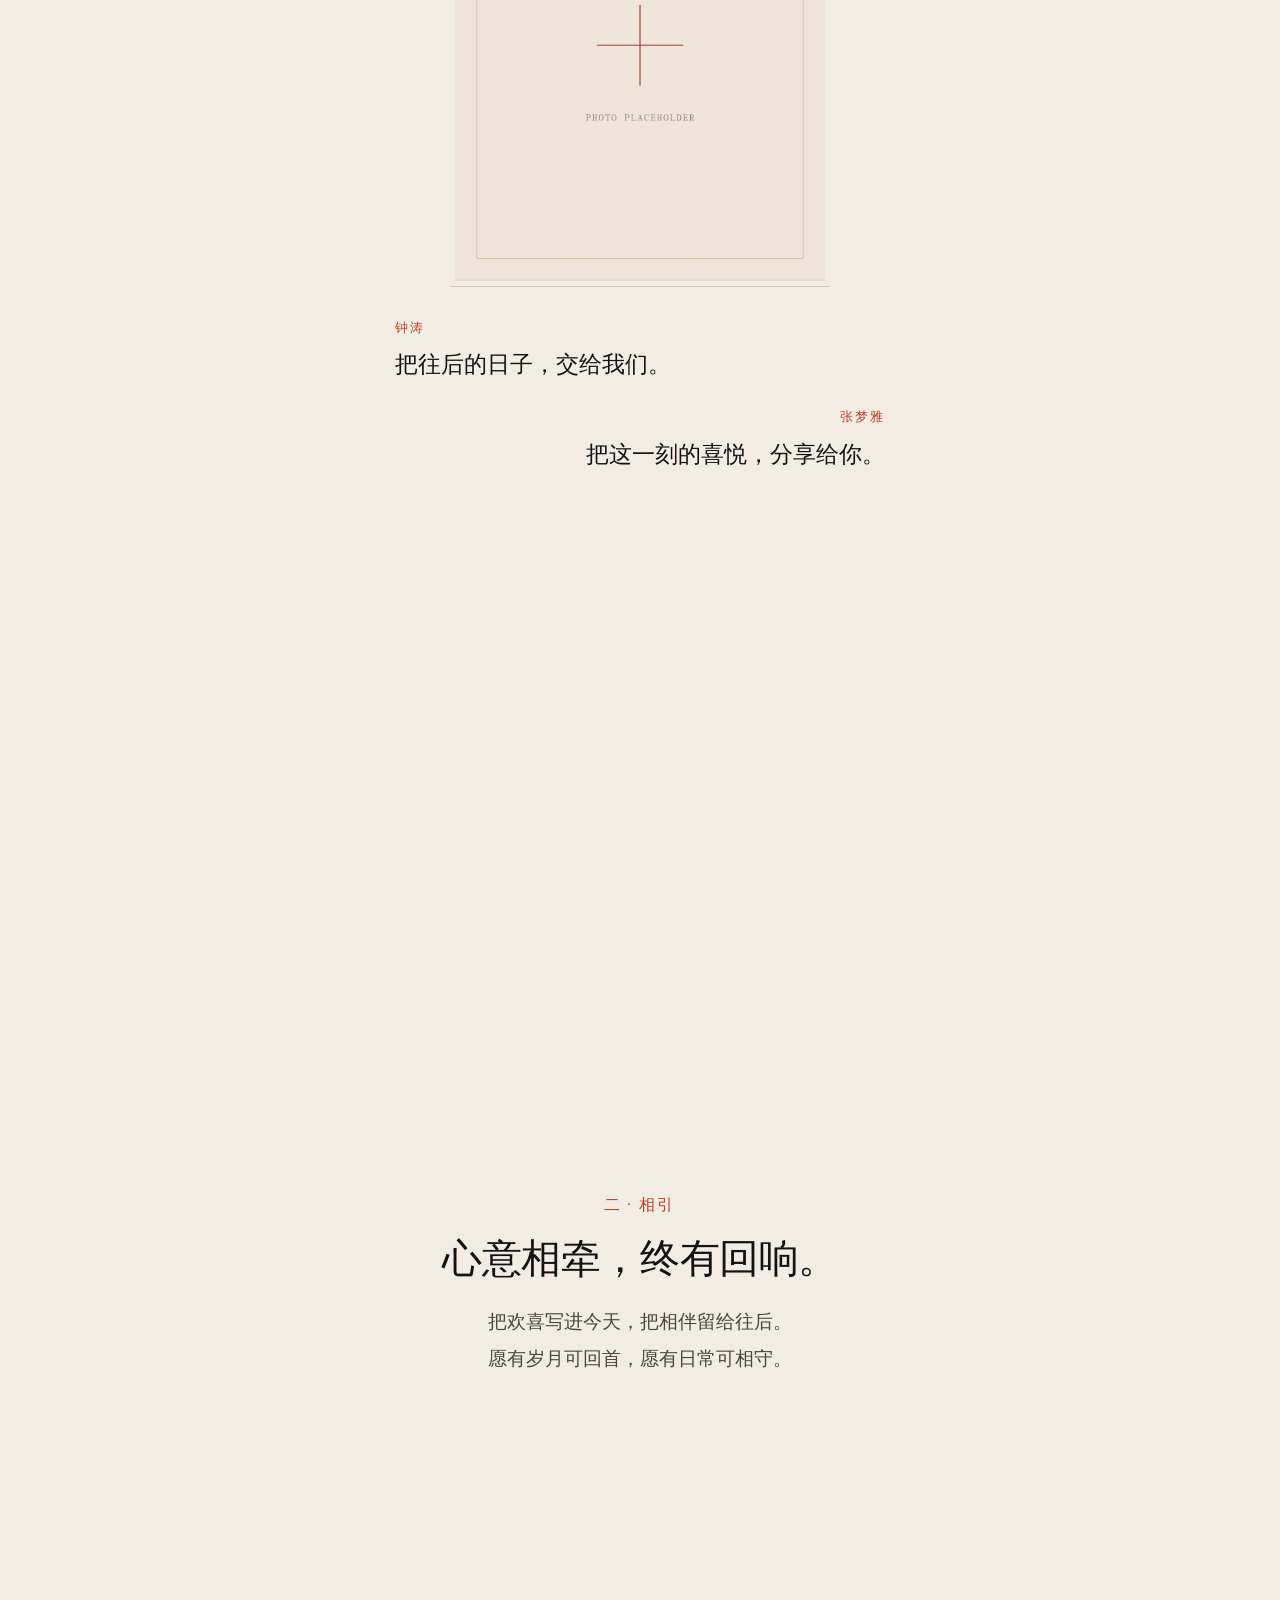
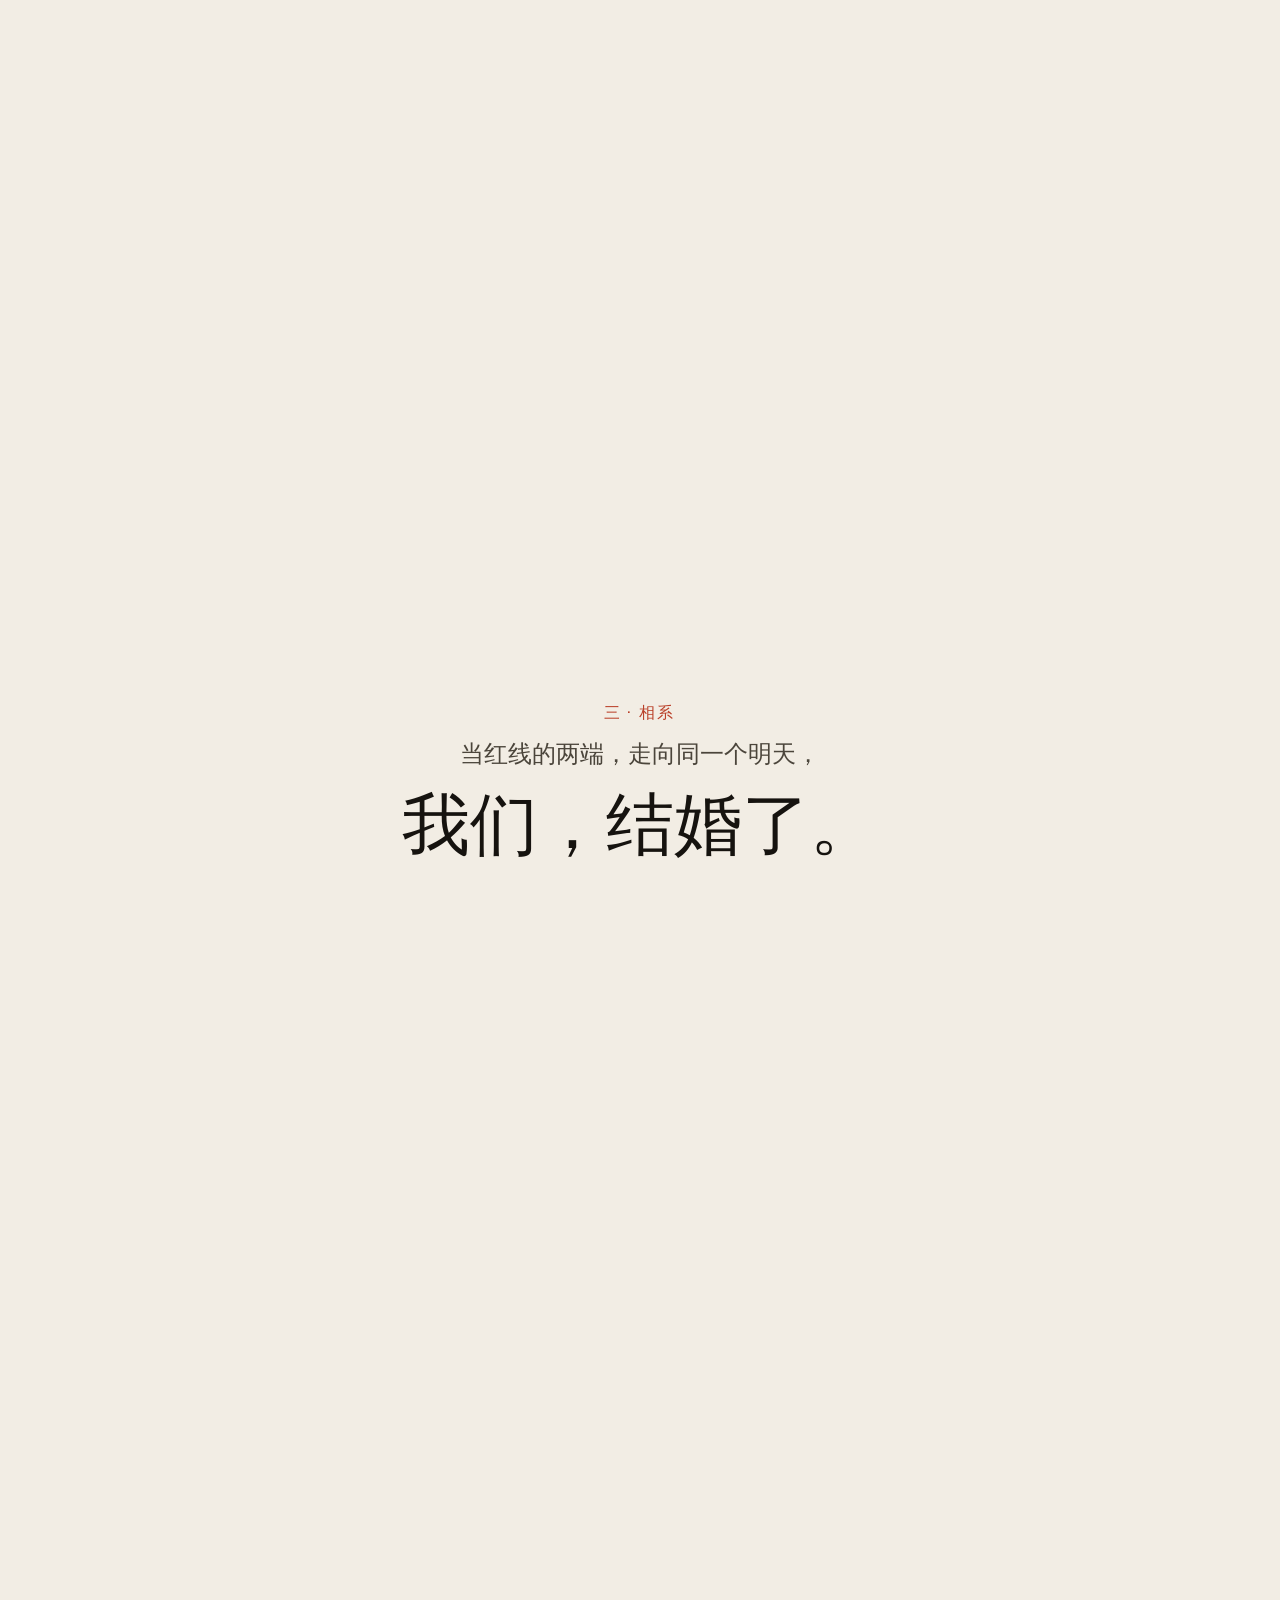
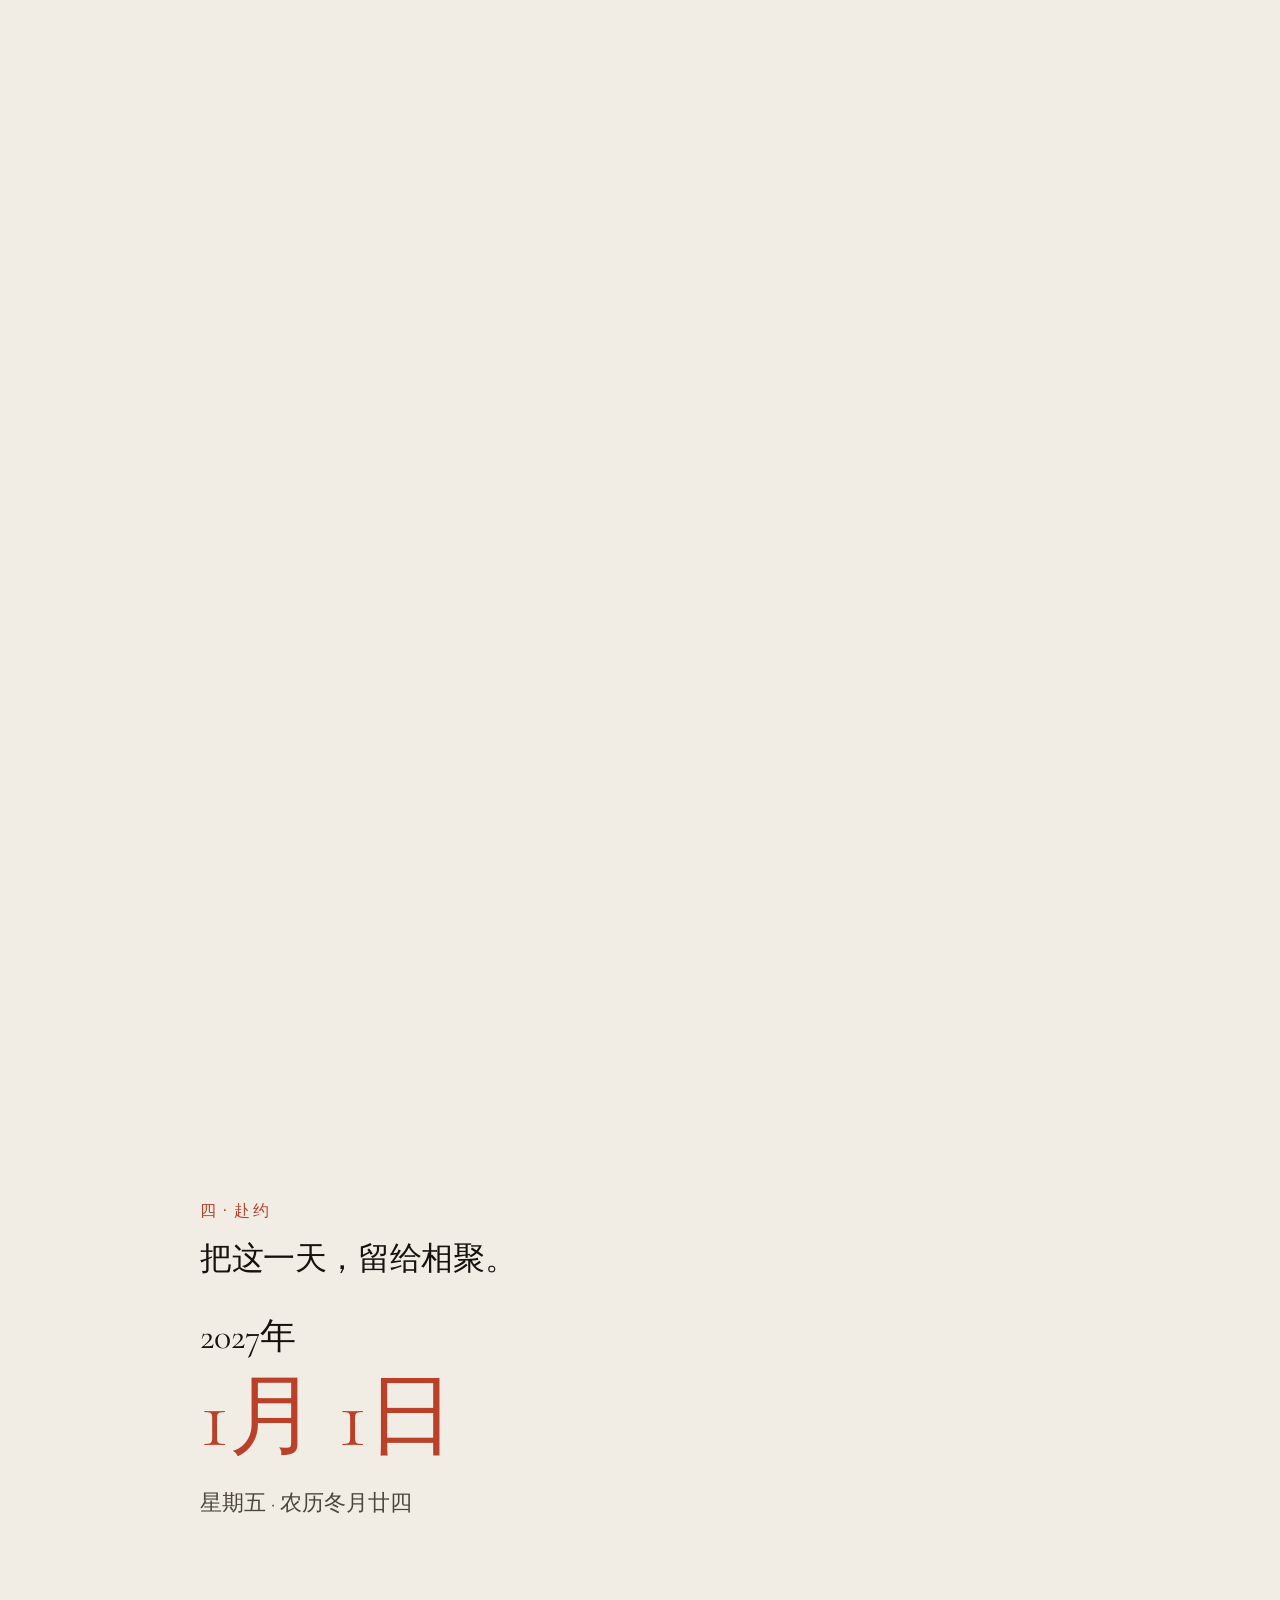
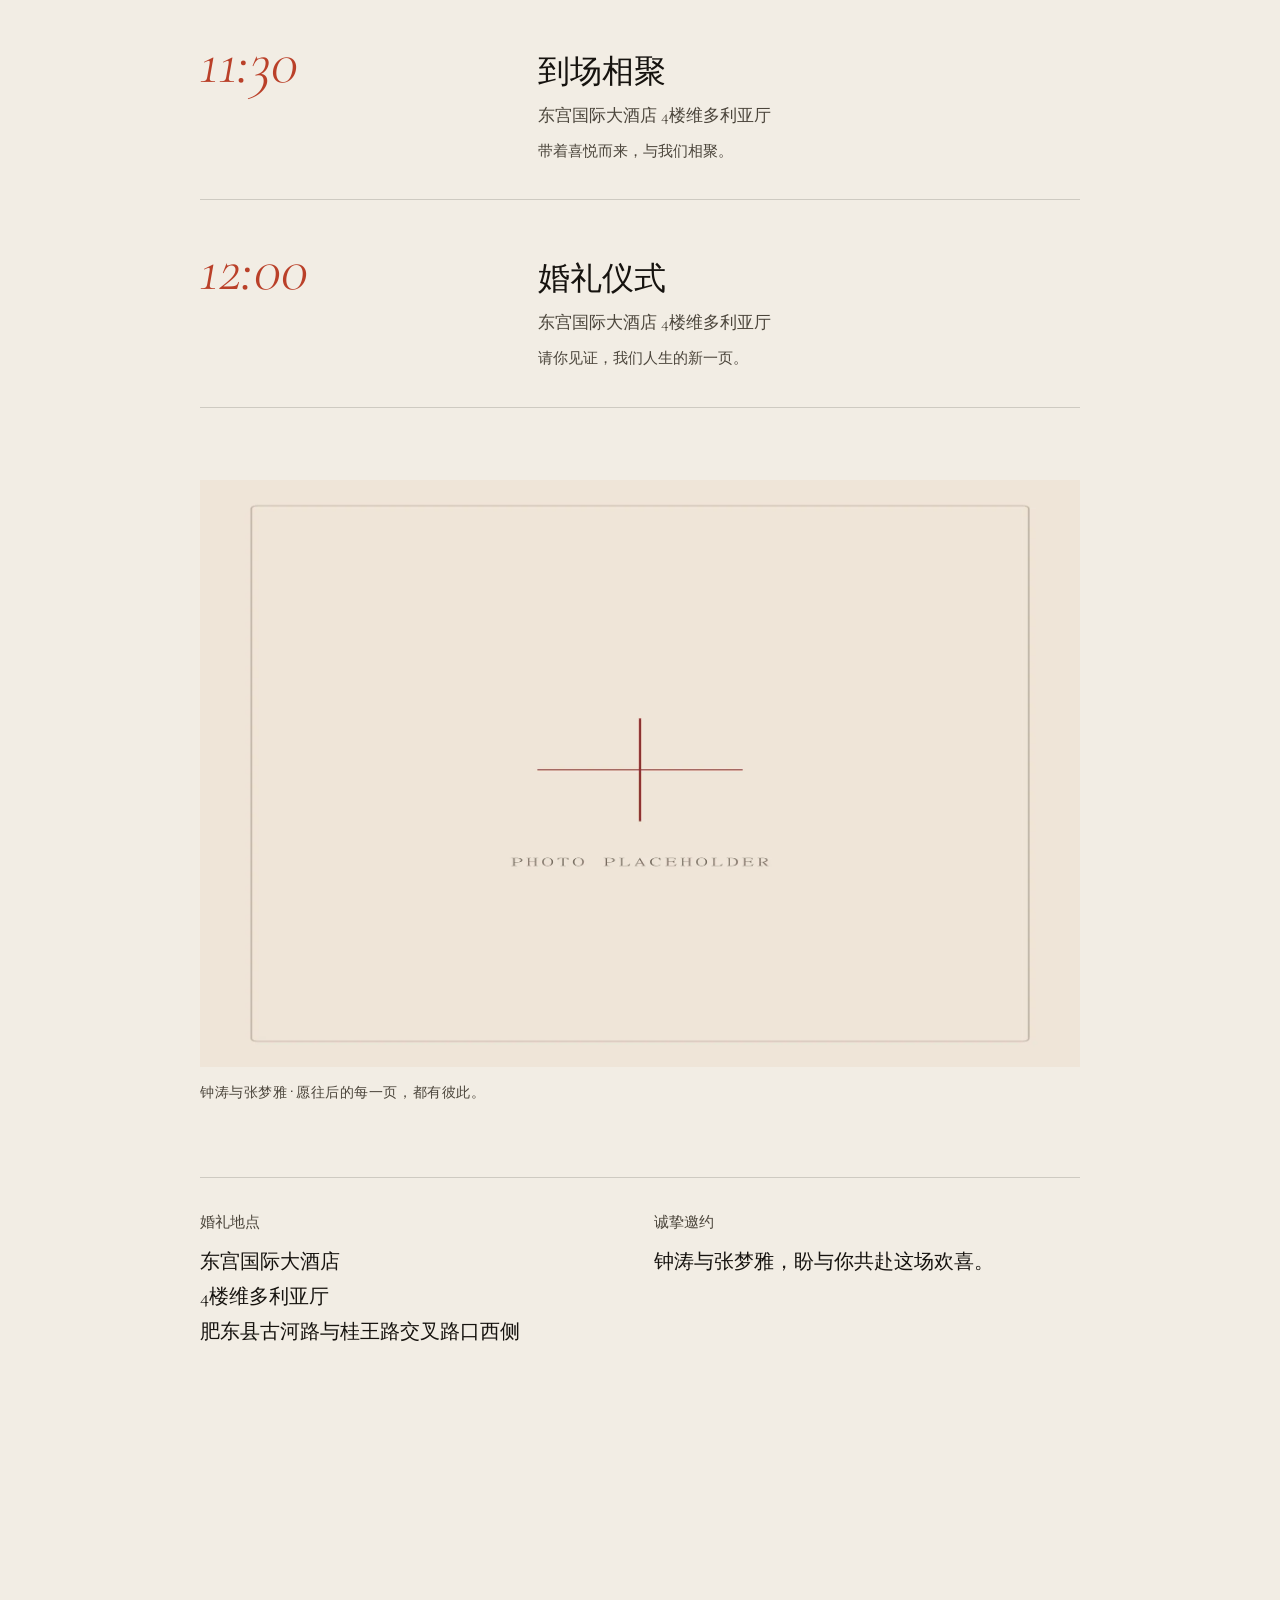
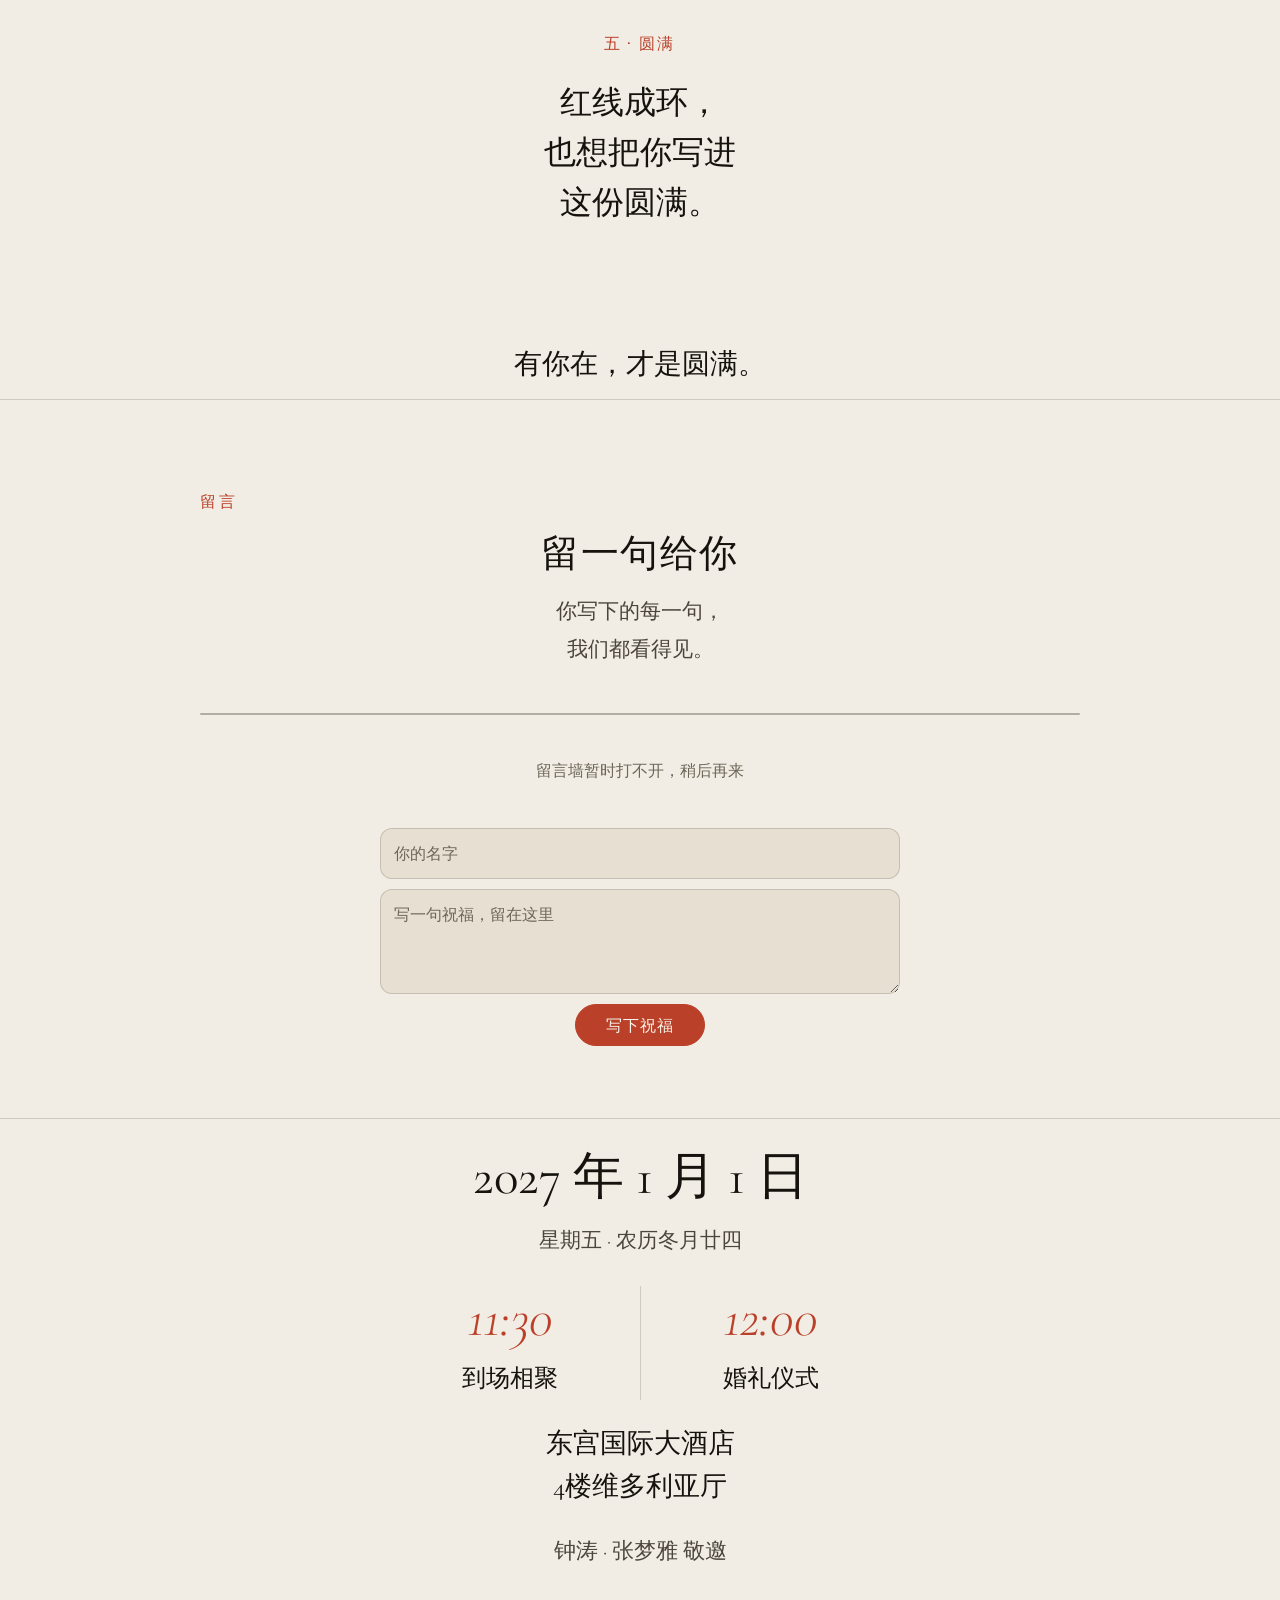
<file: archive-vue/archive-vue/archive-vue/archive-vue/archive-vue/archive-vue/archive-vue/archive-vue/archive-vue/index.html>
<!doctype html>
<html lang="zh-CN">
  <head>
    <meta charset="UTF-8" />
    <meta name="viewport" content="width=device-width, initial-scale=1.0, viewport-fit=cover" />
    <link rel="icon" type="image/svg+xml" href="./favicon.svg" />
    <meta name="theme-color" content="#f2ede4" />
    <meta
      name="description"
      content="钟涛与张梦雅诚邀你共赴婚礼。2027年1月1日，星期五，农历冬月廿四。11:30到场，12:00仪式，东宫国际大酒店，肥东县古河路与桂王路交叉路口西侧。"
    />
    <link rel="preload" href="./fonts/cormorant-var.woff2" as="font" type="font/woff2" crossorigin />
    <link rel="preload" href="./fonts/instrument-var.woff2" as="font" type="font/woff2" crossorigin />
    <title>一线 · 同心｜钟涛与张梦雅的婚礼｜2027年1月1日</title>
    <script type="module" crossorigin src="./assets/index-BaqtEGNC.js"></script>
    <link rel="stylesheet" crossorigin href="./assets/index-CGpll2-0.css">
  </head>
  <body>
    <div id="root"></div>
  </body>
</html>
</file>
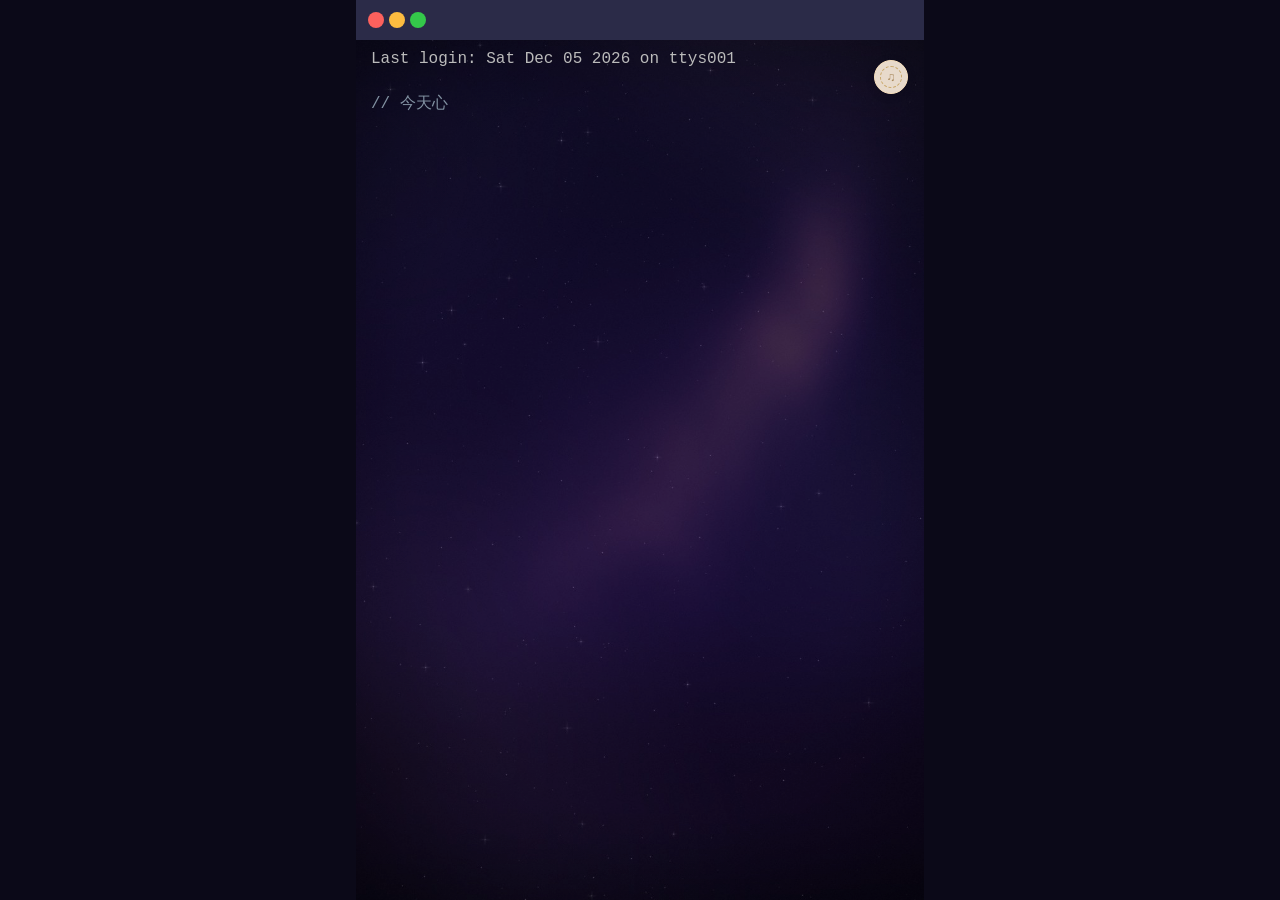
<file: archive-vue/archive-vue/archive-vue/archive-vue/archive-vue/archive-vue/archive-vue/archive-vue/archive-vue/archive-vue/index.html>
<!DOCTYPE html><html lang=en><head><meta charset=utf-8><meta http-equiv=X-UA-Compatible content="IE=edge"><meta name=viewport content="width=device-width,initial-scale=1"><link rel=icon href=favicon.ico><title>钟涛 &amp; 张梦雅 的婚礼邀请函</title><meta name=description content=我们要结婚啦，诚挚邀请您来见证我们的幸福时刻><meta name=format-detection content="telephone=no"><link href=css/app.c0df38c3.css rel=preload as=style><link href=css/chunk-vendors.01877a06.css rel=preload as=style><link href=js/app.54d6f659.js rel=preload as=script><link href=js/chunk-vendors.59433230.js rel=preload as=script><link href=css/chunk-vendors.01877a06.css rel=stylesheet><link href=css/app.c0df38c3.css rel=stylesheet></head><body><noscript><strong>We're sorry but wedding-invitation-for-programmers doesn't work properly without JavaScript enabled. Please enable it to continue.</strong></noscript><div id=app></div><script src=js/chunk-vendors.59433230.js></script><script src=js/app.54d6f659.js></script></body></html>
</file>
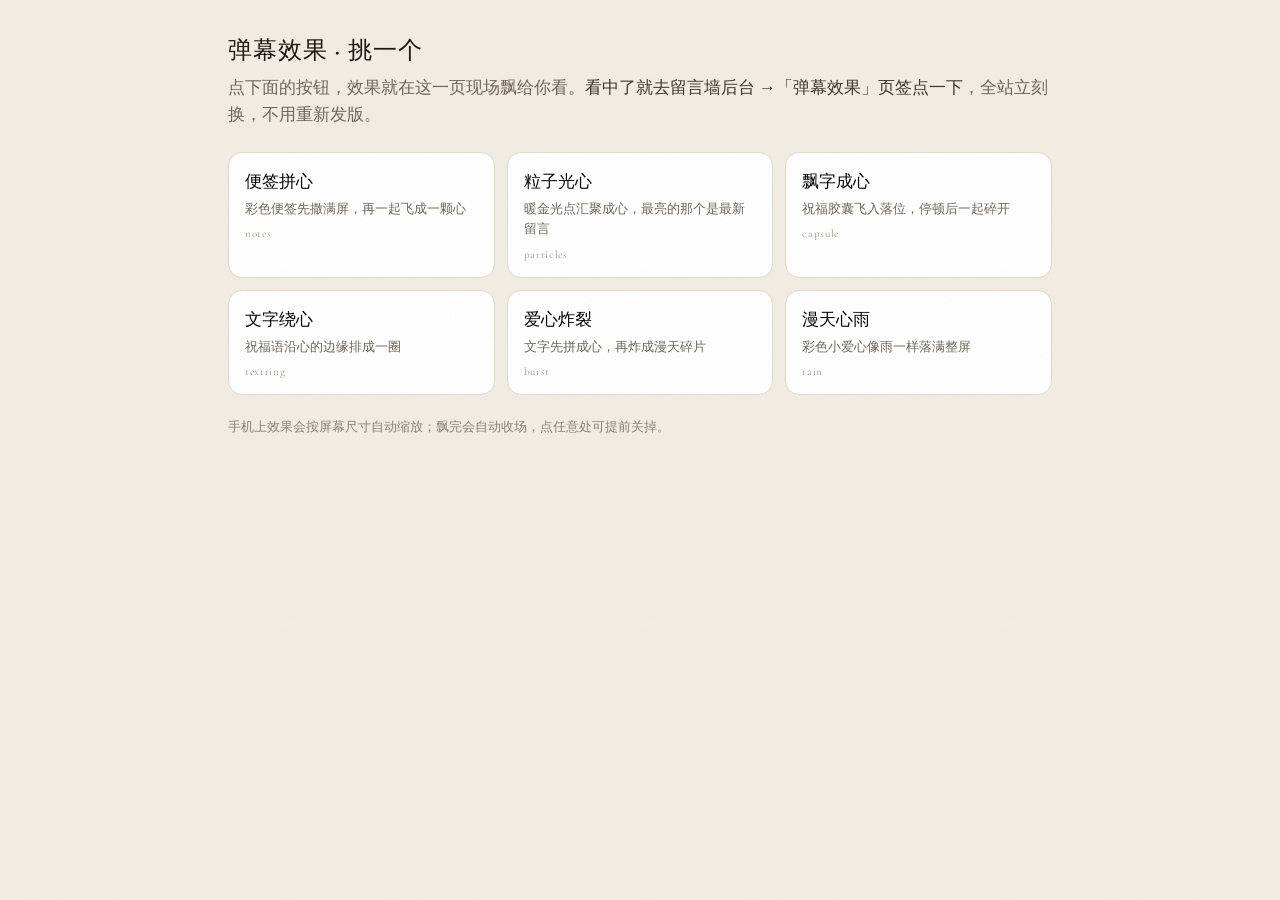
<file: preview.html>
<!doctype html>
<html lang="zh-CN">
  <head>
    <meta charset="UTF-8" />
    <meta name="viewport" content="width=device-width, initial-scale=1.0, viewport-fit=cover" />
    <title>弹幕效果对比预览｜一线 · 同心</title>
    <style>
      /* 只用于这一页的排版，效果本身的样式都在 src/index.css 里 */
      :root { --pv-bg: #f7f3ec; --pv-ink: #3a342c; --pv-line: #e2d9ca; }
      * { box-sizing: border-box; }
      body {
        margin: 0; background: var(--pv-bg); color: var(--pv-ink);
        font: 15px/1.7 system-ui, -apple-system, "PingFang SC", "Microsoft YaHei", sans-serif;
      }
      .pv { max-width: 860px; margin: 0 auto; padding: 32px 18px 56px; }
      .pv__head h1 { margin: 0 0 6px; font-size: 24px; letter-spacing: .04em; }
      .pv__head p { margin: 0 0 24px; color: #6d6459; }
      .pv__head b { color: var(--pv-ink); }
      .pv__grid {
        display: grid; gap: 12px;
        grid-template-columns: repeat(auto-fit, minmax(210px, 1fr));
      }
      .pv__card {
        display: flex; flex-direction: column; gap: 4px; align-items: flex-start;
        padding: 16px 16px 14px; border: 1px solid var(--pv-line); border-radius: 14px;
        background: #fff; cursor: pointer; text-align: left; font: inherit;
        transition: transform .15s ease, border-color .15s ease, box-shadow .15s ease;
      }
      .pv__card:hover { transform: translateY(-2px); box-shadow: 0 8px 20px rgba(58,52,44,.10); }
      .pv__card.on { border-color: #c9a227; box-shadow: 0 0 0 2px #c9a22733; }
      .pv__name { font-size: 17px; font-weight: 600; }
      .pv__desc { color: #6d6459; font-size: 13px; }
      .pv__id { margin-top: 2px; font-size: 11px; color: #a09789; letter-spacing: .06em; }
      .pv__tip { margin-top: 22px; color: #8a8175; font-size: 13px; }
    </style>
    <script type="module" crossorigin src="./assets/preview-CSdSORcH.js"></script>
    <link rel="modulepreload" crossorigin href="./assets/effects-Jcc_GY1H.js">
    <link rel="stylesheet" crossorigin href="./assets/effects-DSUOSszI.css">
  </head>
  <body>
    <div id="root"></div>
  </body>
</html>
</file>
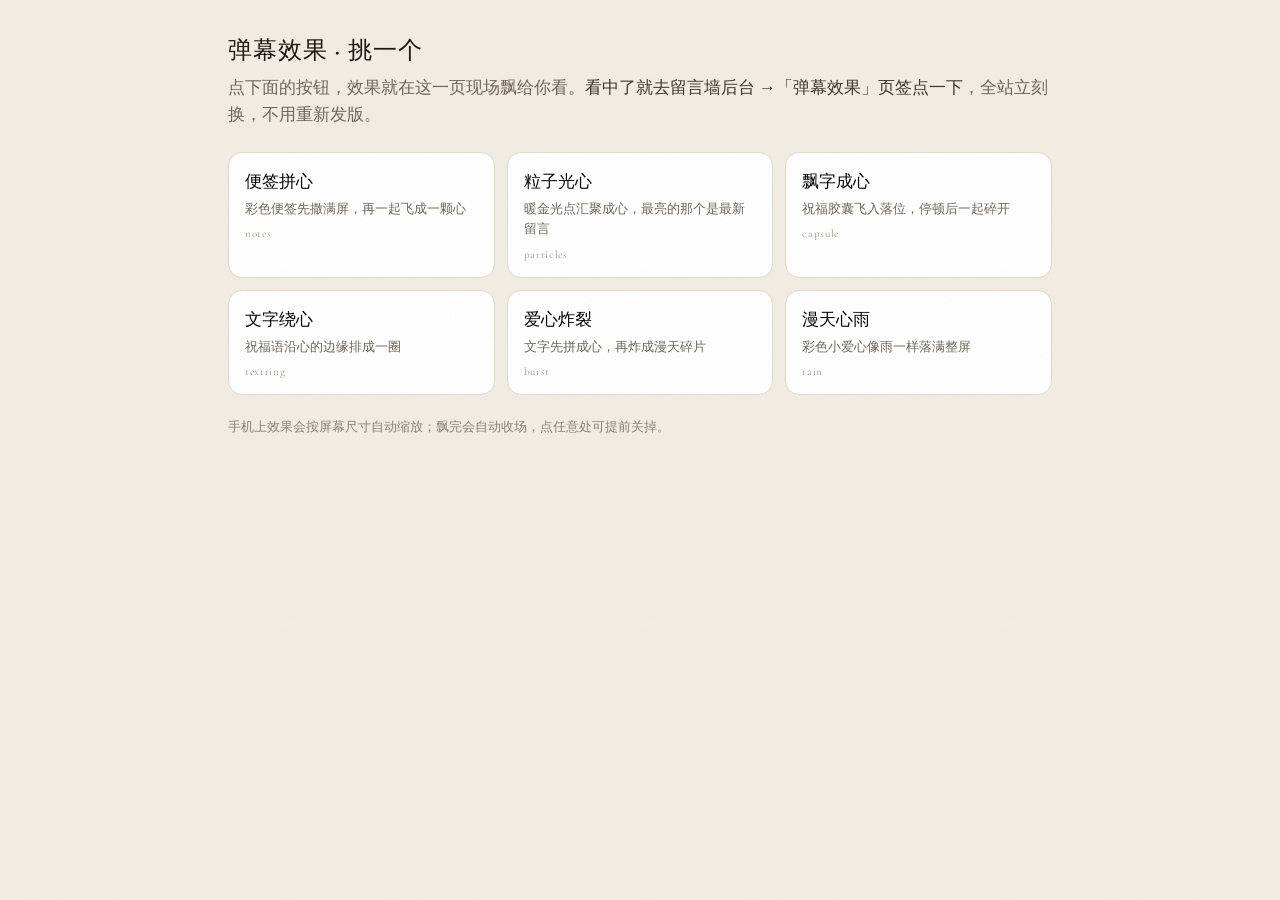
<file: archive-vue/archive-vue/preview.html>
<!doctype html>
<html lang="zh-CN">
  <head>
    <meta charset="UTF-8" />
    <meta name="viewport" content="width=device-width, initial-scale=1.0, viewport-fit=cover" />
    <title>弹幕效果对比预览｜一线 · 同心</title>
    <style>
      /* 只用于这一页的排版，效果本身的样式都在 src/index.css 里 */
      :root { --pv-bg: #f7f3ec; --pv-ink: #3a342c; --pv-line: #e2d9ca; }
      * { box-sizing: border-box; }
      body {
        margin: 0; background: var(--pv-bg); color: var(--pv-ink);
        font: 15px/1.7 system-ui, -apple-system, "PingFang SC", "Microsoft YaHei", sans-serif;
      }
      .pv { max-width: 860px; margin: 0 auto; padding: 32px 18px 56px; }
      .pv__head h1 { margin: 0 0 6px; font-size: 24px; letter-spacing: .04em; }
      .pv__head p { margin: 0 0 24px; color: #6d6459; }
      .pv__head b { color: var(--pv-ink); }
      .pv__grid {
        display: grid; gap: 12px;
        grid-template-columns: repeat(auto-fit, minmax(210px, 1fr));
      }
      .pv__card {
        display: flex; flex-direction: column; gap: 4px; align-items: flex-start;
        padding: 16px 16px 14px; border: 1px solid var(--pv-line); border-radius: 14px;
        background: #fff; cursor: pointer; text-align: left; font: inherit;
        transition: transform .15s ease, border-color .15s ease, box-shadow .15s ease;
      }
      .pv__card:hover { transform: translateY(-2px); box-shadow: 0 8px 20px rgba(58,52,44,.10); }
      .pv__card.on { border-color: #c9a227; box-shadow: 0 0 0 2px #c9a22733; }
      .pv__name { font-size: 17px; font-weight: 600; }
      .pv__desc { color: #6d6459; font-size: 13px; }
      .pv__id { margin-top: 2px; font-size: 11px; color: #a09789; letter-spacing: .06em; }
      .pv__tip { margin-top: 22px; color: #8a8175; font-size: 13px; }
    </style>
    <script type="module" crossorigin src="./assets/preview-De3SHpTL.js"></script>
    <link rel="modulepreload" crossorigin href="./assets/effects-BauzVHn4.js">
    <link rel="stylesheet" crossorigin href="./assets/effects-B-CiVXpl.css">
  </head>
  <body>
    <div id="root"></div>
  </body>
</html>
</file>
<file: assets/effects-DSUOSszI.css>
@font-face{font-family:Cormorant;src:url(../fonts/cormorant-var.woff2)format("woff2");font-weight:300 700;font-style:normal;font-display:swap}@font-face{font-family:Cormorant;src:url(../fonts/cormorant-var-italic.woff2)format("woff2");font-weight:300 700;font-style:italic;font-display:swap}@font-face{font-family:Instrument Sans;src:url(../fonts/instrument-var.woff2)format("woff2");font-weight:400 700;font-style:normal;font-display:swap}@property --night{syntax:"<number>";inherits:true;initial-value:0}:root{--night:0;--cut:clamp(0, calc((var(--night) - .44) / .12), 1);--mix:calc(var(--cut) * 100%);--paper-day:#f2ede4;--paper-night:#14100c;--deep-day:#e7dfd1;--deep-night:#1f1a14;--ink-day:#16130f;--ink-night:#efe8d9;--ink2-day:#4b453b;--ink2-night:#b6ad9b;--ink3-day:#6d6659;--ink3-night:#968e7d;--thread-day:#ba4029;--thread-night:#f4643f;--paper:color-mix(in oklab, var(--paper-night) var(--mix), var(--paper-day));--paper-deep:color-mix(in oklab, var(--deep-night) var(--mix), var(--deep-day));--ink:color-mix(in oklab, var(--ink-night) var(--mix), var(--ink-day));--ink-2:color-mix(in oklab, var(--ink2-night) var(--mix), var(--ink2-day));--ink-3:color-mix(in oklab, var(--ink3-night) var(--mix), var(--ink3-day));--thread:color-mix(in oklab, var(--thread-night) var(--mix), var(--thread-day));--rule:color-mix(in srgb, var(--ink) 16%, transparent);--serif:"Cormorant", "Songti SC", "STSong", "Noto Serif CJK SC", serif;--sans:"Instrument Sans", "PingFang SC", "Microsoft YaHei", system-ui, sans-serif;--measure:min(880px, 88vw);--cp:0;--tp:0;--lightningcss-light:initial;--lightningcss-dark: ;color-scheme:light;-webkit-text-size-adjust:100%}*,:before,:after{box-sizing:border-box}html{scroll-behavior:auto}body{background:var(--paper);color:var(--ink);font-family:var(--serif);font-synthesis-weight:none;margin:0;font-size:17px;line-height:1.55;transition:background-color .12s linear,color .12s linear;overflow-x:clip}body:after{content:"";z-index:60;pointer-events:none;opacity:calc(.055 * (1 - var(--night)));background-image:url("data:image/svg+xml,%3Csvg xmlns='http://www.w3.org/2000/svg' width='180' height='180'%3E%3Cfilter id='n'%3E%3CfeTurbulence type='fractalNoise' baseFrequency='0.85' numOctaves='3'/%3E%3C/filter%3E%3Crect width='180' height='180' filter='url(%23n)'/%3E%3C/svg%3E");position:fixed;inset:0}body.holding{-webkit-user-select:none;user-select:none;cursor:grabbing}::selection{background:var(--thread);color:var(--paper)}:focus-visible{outline:2px solid var(--thread);outline-offset:4px;border-radius:1px}.moon{z-index:0;pointer-events:none;opacity:clamp(0, calc((var(--night) - .66) * 3), 1);position:fixed;inset:0}.moon__disc{width:min(16.5vmin,130px);height:auto;transform:translate(-50%, -50%) translateY(calc((1 - var(--tp)) * 6vh));position:absolute;top:13%;left:74%}.stage{z-index:1;pointer-events:none;position:fixed;inset:0}.pull-backdrop{z-index:1;pointer-events:none;opacity:0;position:fixed;top:0;left:0;overflow:hidden}.pull-backdrop img{filter:blur(clamp(2px,.35vw,3px));max-width:none;position:absolute}.page{z-index:2;position:relative}.page,.colophon{opacity:calc(1 - 4 * var(--cut) * (1 - var(--cut)))}.skip{z-index:80;background:var(--ink);color:var(--paper);font:500 12px/1 var(--sans);letter-spacing:.1em;text-transform:uppercase;padding:10px 16px;text-decoration:none;position:fixed;top:12px;left:12px;transform:translateY(-160%)}.skip:focus{transform:none}.chapter{padding-inline:max(20px, env(safe-area-inset-left));flex-direction:column;align-items:center;display:flex;position:relative}.hold{grid-template-columns:minmax(0,1fr);align-content:center;place-items:center;width:100%;min-height:100svh;display:grid;position:sticky;top:0}.meta{font:500 11px/1.4 var(--sans);letter-spacing:.22em;text-transform:uppercase;color:var(--ink-3);margin:0}.index{font:400 16px/1.4 var(--sans);letter-spacing:.16em;color:var(--thread);margin:0 0 .9rem}.lead{letter-spacing:-.012em;text-wrap:balance;margin:0;font-size:clamp(1.5rem,3.4vw,2.5rem);font-weight:300;line-height:1.45}.body{color:var(--ink-2);max-width:34em;font-size:clamp(1.02rem,1.5vw,1.2rem);line-height:1.9}.visually-hidden{clip-path:inset(50%);white-space:nowrap;width:1px;height:1px;margin:-1px;padding:0;position:absolute;overflow:hidden}.overture{justify-content:center;min-height:100svh;padding-block:clamp(32px,7svh,72px)}.overture__inner{text-align:center;justify-items:center;gap:clamp(24px,5svh,48px);width:min(880px,88vw);display:grid}.overture .meta{font:500 clamp(21px, 3vw, 28px)/1.6 var(--serif);letter-spacing:.07em;color:var(--ink)}.names{gap:clamp(32px,6svh,64px);width:100%;margin:0;display:grid}.names__row{justify-content:center;display:flex}.name{letter-spacing:.12em;text-indent:.12em;white-space:nowrap;font-size:clamp(50px,11.5vw,112px);font-weight:300;line-height:1.2}.overture__meta{justify-items:center;gap:1rem;display:grid}.overture__date{font:500 clamp(20px, 2.4vw, 25px)/1.6 var(--sans);color:var(--ink);gap:.5em;margin:0;display:grid}.overture__venue{font-family:var(--serif);font-size:clamp(20px,2.2vw,24px);line-height:1.6}.hint{font:400 15px/1.6 var(--sans);letter-spacing:.1em;color:var(--ink-2);margin:0}.jump{font:500 15px/1.6 var(--sans);letter-spacing:.08em;color:var(--ink-2);border-bottom:1px solid var(--rule);padding:5px 0;text-decoration:none}.jump:hover{color:var(--thread);border-color:var(--thread)}.thread{gap:36px;padding-block:clamp(60px,12svh,120px) 12svh}.thread__head{width:min(560px,86vw)}.legend{margin-top:1.4rem}.thread__story{width:min(620px,100%);padding-top:32px;position:relative}.thread__cord{pointer-events:none;width:100%;height:100%;color:var(--thread);position:absolute;inset:0}.thread__moment{justify-items:center;gap:32px;padding-bottom:clamp(144px,20svh,192px);display:grid;position:relative}.thread__moment:last-child{padding-bottom:0}.thread__photo{aspect-ratio:4/5;border:5px solid var(--paper);background:var(--paper-deep);width:min(78vw,380px);box-shadow:0 1px 0 var(--rule);margin:0;position:relative}.thread__photo img{object-fit:contain;width:100%;height:100%;display:block}.thread__pin{z-index:1;border:2px solid var(--thread);background:var(--paper);border-radius:50%;width:10px;height:10px;position:absolute;top:-9px;left:calc(50% - 5px)}.thread__aside{text-align:center;white-space:pre-line;width:80%;margin:0;font-size:19px;line-height:1.8}.pair{gap:22px;width:min(490px,80%);display:grid}.voice{margin:0;font-size:clamp(19px,2.7vw,23px);font-weight:300;line-height:1.75}.voice--a{text-align:left}.voice--b{text-align:right}.voice__who{font:500 13px/1.5 var(--sans);letter-spacing:.16em;color:var(--thread);margin-bottom:.5rem;display:block}.pull{min-height:175svh}.pull__inner{text-align:center;justify-items:center;gap:clamp(28px,4svh,48px);width:min(720px,88vw);padding-block:4svh;display:grid}.pull__photo{touch-action:pan-y pinch-zoom;-webkit-user-select:none;user-select:none;width:100%;height:clamp(240px,52svh,480px);position:relative}.pull__handle{touch-action:pan-y;cursor:grab;position:absolute;inset:0}.pull__note{font:400 clamp(14px, 1.3vw, 18px)/1.6 var(--serif);letter-spacing:.06em;color:var(--thread);white-space:nowrap;pointer-events:none;opacity:0;will-change:transform, opacity;margin:0;position:fixed;top:0;left:0}.pull__copy{width:100%;max-width:620px}.pull__copy .body{white-space:pre-line;margin:1rem auto 0}.caption{font:400 14px/1.7 var(--sans);letter-spacing:.04em;color:var(--ink-2)}.tie{min-height:235svh}.tie__inner{text-align:center;grid-template-columns:minmax(0,1fr);justify-items:center;gap:12px;width:min(760px,92vw);padding-block:clamp(20px,4svh,40px);display:grid}.tie__inner>.index{margin-bottom:0}.tie__stack{align-items:center;width:100%;min-height:112px;display:grid}.tie__stack>*{grid-area:1/1}.tie__first{opacity:clamp(0, calc(3.34 - var(--tp) * 8.34), 1);justify-items:center;gap:10px;display:grid}.tie__before{color:var(--ink-2);margin:0;font-size:clamp(17px,2.6vw,24px)}.tie__headline{text-wrap:balance;transform:scale(calc(1 + var(--tp) * .04));margin:0;font-size:clamp(34px,9vw,68px);font-weight:300;line-height:1.3}.tie__merged{white-space:pre-line;opacity:clamp(0, calc(var(--tp) * 7.15 - 3), 1);margin:0;font-size:clamp(24px,4.5vw,36px);font-weight:300;line-height:1.6}.tie__knot{width:min(96vw,1000px);height:clamp(200px,32svh,300px)}.tie__after{font:400 clamp(36px, 5vw, 44px)/1.5 var(--serif);white-space:pre-line;color:var(--ink);opacity:clamp(0, calc(var(--tp) * 7.15 - 3.9), 1);margin:0}.day{gap:clamp(40px,8svh,72px);padding-block:14svh 16svh}.day__head{width:var(--measure)}.day__head .lead{font-size:clamp(24px,3.5vw,32px)}.day__date{gap:18px;margin:32px 0 0;display:grid}.day__date time{gap:6px;display:grid}.day__year{font-size:clamp(26px,4vw,36px);line-height:1.3}.day__monthday{color:var(--thread);font-size:clamp(54px,13vw,88px);line-height:1.15}.day__calendar{color:var(--ink-2);font-size:clamp(18px,2.5vw,22px)}.schedule{width:var(--measure);margin:0;padding:0;list-style:none;display:grid}.row{border-top:1px solid var(--rule);grid-template-columns:minmax(100px,.55fr) 1fr;align-items:baseline;column-gap:clamp(16px,4vw,40px);padding:clamp(26px,4svh,42px) 0;display:grid}.row:last-child{border-bottom:1px solid var(--rule)}.row[data-active="1"]{border-top-color:#0000}.row__time{font-variant-numeric:lining-nums;letter-spacing:.01em;color:var(--thread);white-space:nowrap;font:italic 500 clamp(38px,7vw,62px)/1.1 Cormorant,Georgia,serif}.row__name{font-size:clamp(23px,3.8vw,32px);font-weight:300;line-height:1.45;display:block}.row__where{color:var(--ink-2);margin-top:.4em;font-size:17px;display:block}.row__note{font:400 15px/1.7 var(--sans);color:var(--ink-2);margin-top:.6em;display:block}.plate{width:var(--measure);gap:.9rem;margin:0;display:grid}.plate__frame{background:var(--paper-deep);aspect-ratio:1920/1281;position:relative;overflow:hidden}.plate__frame img{object-fit:cover;width:100%;height:100%;display:block}.facts{width:var(--measure);border-top:1px solid var(--rule);grid-template-columns:repeat(auto-fit,minmax(230px,1fr));gap:28px;margin:0;padding-top:2rem;display:grid}.fact dt{font:500 15px/1.6 var(--sans);color:var(--ink-2);margin-bottom:.7rem}.fact dd{margin:0;font-size:20px;line-height:1.75}.ring{padding-block:clamp(80px,14svh,140px) 12px}.ring__inner{text-align:center;justify-items:center;width:100%;display:grid}.ring__message{width:min(58vw,260px);padding-block:12px}.ring__message .index{margin-bottom:24px}.ring__lead{white-space:pre-line;margin:0;font-size:clamp(24px,4vw,32px);font-weight:300;line-height:1.55}.ring__closing{margin:clamp(72px,12svh,104px) 0 0;font-size:clamp(20px,3vw,28px)}.colophon{z-index:2;padding:20px 20px max(88px, calc(64px + env(safe-area-inset-bottom)));text-align:center;border-top:1px solid var(--rule);position:relative}.colophon p{margin:0;font-size:19px;line-height:1.8}.colophon .colophon__date{font:400 clamp(28px, 6.5vw, 38px)/1.5 var(--serif)}.colophon .colophon__calendar{color:var(--ink-2);margin-top:6px;font-size:16px}.colophon__schedule{grid-template-columns:repeat(2,minmax(0,1fr));width:min(360px,100%);margin:26px auto 22px;display:grid}.colophon__schedule p+p{border-left:1px solid var(--rule)}.colophon__schedule time{color:var(--thread);font:italic 500 38px/1.2 Cormorant,Georgia,serif;display:block}.colophon__schedule span{margin-top:6px;font-size:18px;display:block}.colophon .colophon__venue{font-size:20px;line-height:1.6}.colophon .colophon__signature{color:var(--ink-2);margin-top:24px;font-size:17px}@media (width>=800px){.colophon .colophon__date{font-size:clamp(42px,4vw,56px)}.colophon .colophon__calendar{font-size:21px}.colophon__schedule{width:min(520px,100%)}.colophon__schedule time{font-size:54px}.colophon__schedule span{font-size:24px}.colophon .colophon__venue{font-size:27px}.colophon .colophon__signature{font-size:22px}}@media (width<=640px) and (orientation:portrait){.pull__photo{aspect-ratio:4/5;height:auto}}@media (pointer:coarse){.pull__handle{height:var(--pull-touch-height,calc(10svh + 12px));top:30%;bottom:auto;transform:translateY(-50%)}}@media (width<=799px),(pointer:coarse){.colophon{padding-bottom:max(58.667px, calc(38px + env(safe-area-inset-bottom)))}}@media (height<=680px){.overture{padding-block:24px}.overture__inner{gap:20px}.names{gap:28px}.name{font-size:clamp(46px,9vw,70px)}.overture__meta{gap:10px}.overture__date,.overture__venue{font-size:18px}.pull__inner{gap:20px;padding-block:20px}.pull__copy .body{font-size:17px;line-height:1.7}.tie__inner{gap:8px;padding-block:16px}.tie__stack{min-height:100px}}@media (orientation:landscape) and (height<=500px){.hold{position:relative}.pull,.tie{min-height:0}.pull__photo{width:min(100%,97.5svh);height:65svh}}@media (prefers-reduced-motion:reduce){html{scroll-behavior:auto}*,:before,:after{transition-duration:.001ms!important;animation-duration:.001ms!important;animation-iteration-count:1!important}.tie__first{display:none}.tie__merged,.tie__after{opacity:1}}.guestbook{z-index:2;border-top:1px solid var(--rule);background:var(--paper);padding:clamp(64px,10svh,110px) 20px clamp(48px,8svh,80px);position:relative}.guestbook__inner{width:var(--measure);margin:0 auto}.guestbook__title{font:300 clamp(26px, 5vw, 38px)/1.5 var(--serif);text-align:center;letter-spacing:.04em;margin:0}.guestbook__lead{text-align:center;white-space:pre-line;color:var(--ink-2);margin:10px 0 0;font-size:18px;line-height:1.8}.guestbook__list{background:var(--rule);border:1px solid var(--rule);border-radius:14px;gap:1px;margin:clamp(28px,5svh,44px) 0 0;padding:0;list-style:none;display:grid;overflow:hidden}.guestbook__item{background:var(--paper);padding:14px 16px}.guestbook__item-text{white-space:pre-wrap;overflow-wrap:anywhere;margin:0;font-size:17px;line-height:1.75}.guestbook__item-meta{color:var(--ink-3);align-items:baseline;gap:10px;margin:8px 0 0;font-size:13px;display:flex}.guestbook__pin{letter-spacing:.08em;color:var(--thread);border:1px solid var(--thread);border-radius:999px;padding:0 6px;font-size:11px}.guestbook__time{margin-left:auto}.guestbook__note{text-align:center;color:var(--ink-3);margin:clamp(28px,5svh,44px) 0 0;font-size:16px}.guestbook__form{margin:clamp(28px,5svh,44px) 0 0;gap:10px;max-width:520px;margin-inline:auto;display:grid}.guestbook__input,.guestbook__textarea{width:100%;font:400 16px/1.7 var(--sans);color:var(--ink);background:var(--paper-deep);border:1px solid var(--rule);appearance:none;border-radius:12px;padding:11px 13px;transition:border-color .16s}.guestbook__textarea{resize:vertical;min-height:92px}.guestbook__input::placeholder,.guestbook__textarea::placeholder{color:var(--ink-3)}.guestbook__input:focus,.guestbook__textarea:focus{border-color:var(--thread);outline:none}.guestbook__submit{font:500 16px/1 var(--sans);letter-spacing:.06em;color:#f7f2e9;background:var(--thread);border:1px solid var(--thread);cursor:pointer;border-radius:999px;justify-self:center;padding:12px 30px;transition:opacity .16s}.guestbook__submit:disabled{opacity:.55;cursor:default}.guestbook__status{text-align:center;color:var(--ink-3);margin:0;font-size:14px}@media (width>=800px){.guestbook__item-text{font-size:19px}.guestbook__lead{font-size:21px}}.bd{z-index:90;transition:opacity .7s;position:fixed;inset:0;overflow:hidden}.bd.is-out{opacity:0}.bd__veil{background:radial-gradient(120% 90% at 50% 45%,#3a26228c,#1a1412c7);animation:.52s both bd-veil-in;position:absolute;inset:0}.bd__veil--deep{background:radial-gradient(120% 90% at 50% 45%,#281816bd,#0e0b0aeb)}@keyframes bd-veil-in{0%{opacity:0}to{opacity:1}}.bd__hint{text-align:center;letter-spacing:.18em;color:#fff0e699;margin:0;font-size:13px;animation:.7s .6s both bd-veil-in;position:absolute;bottom:6vh;left:0;right:0}.bd__notes{pointer-events:none;position:absolute;inset:0}.bd__note{width:var(--nw);height:calc(var(--nw) * .62);margin:calc(var(--nw) * -.31) 0 0 calc(var(--nw) * -.5);will-change:transform, opacity;font-family:var(--serif);font-size:calc(var(--nw) * .3);letter-spacing:.05em;color:#3a3229b8;border-radius:2px;justify-content:center;align-items:center;line-height:1;animation:1s cubic-bezier(.2,.85,.3,1) both bd-note-in;display:flex;position:absolute;overflow:hidden;box-shadow:0 1px 4px #0000003d}@keyframes bd-note-in{0%{opacity:0;transform:translate(var(--fx), var(--fy)) rotate(var(--r0)) scale(.7)}60%{opacity:1}to{opacity:1;transform:translate(0, 0) rotate(var(--r1)) scale(1)}}.bd.is-out .bd__note{animation:1.3s both bd-note-out}@keyframes bd-note-out{to{opacity:0;transform:translate(0, -110px) rotate(calc(var(--r1) + 26deg)) scale(.92)}}.bd__card{text-align:center;background:#fffcf5f5;border-radius:3px;padding:13px 16px 12px;animation:.9s cubic-bezier(.2,.9,.3,1) both bd-card-in;position:absolute;top:50%;left:50%;transform:translate(-50%,-50%);box-shadow:0 10px 30px #00000052}@keyframes bd-card-in{0%{opacity:0;transform:translate(-50%,-46%)scale(.9)}to{opacity:1;transform:translate(-50%,-50%)scale(1)}}.bd__card-text{font-family:var(--serif);letter-spacing:.03em;color:#3a3229;margin:0;font-size:16px;line-height:1.55}.bd__card-by{letter-spacing:.14em;color:#8d8377;margin:7px 0 0;font-size:11px}.bd__canvas{width:100%;height:100%;position:absolute;inset:0}.bd__core{text-align:center;position:absolute;top:50%;left:50%;transform:translate(-50%,-50%)}.bd__core-text{font-family:var(--serif);letter-spacing:.04em;color:#ffe9d8;margin:0;font-size:clamp(18px,5vw,27px);line-height:1.5}.bd__core-by{letter-spacing:.16em;color:#ffe2ced9;margin:7px 0 0;font-size:12px;font-style:normal}.bd__core--glow{text-shadow:0 0 18px #ff9c788c,0 0 46px #ff786e4d}.bd__core--plate{color:#2f2a23;text-shadow:none}.bd__core--plate .bd__core-by{color:#8d8377}.bd__core--deep{text-shadow:0 0 20px #000000b3}.bd__caps{pointer-events:none;position:absolute;inset:0}.bd__cap{color:#6a503c;letter-spacing:.08em;white-space:nowrap;will-change:transform, opacity;background:#fff0e0e6;border-radius:999px;padding:4px 11px;font-size:clamp(10px,2.5vw,14px);animation:.9s cubic-bezier(.22,.9,.3,1) both bd-cap-in;position:absolute;transform:translate(-50%,-50%);box-shadow:0 2px 10px #0003}@keyframes bd-cap-in{0%{opacity:0;transform:translate(calc(-50% + var(--fx)), calc(-50% + var(--fy))) rotate(calc(var(--r1) * 3)) scale(.8)}to{opacity:1;transform:translate(-50%, -50%) rotate(var(--r1)) scale(1)}}.bd.is-out .bd__cap{animation:1s both bd-cap-out}@keyframes bd-cap-out{0%{opacity:1}to{opacity:0;transform:translate(calc(-50% + var(--fx) * .2), calc(-50% - 140px)) rotate(var(--r1)) scale(.85)}}.bd__core--plate{background:#fffaf2f2;border-radius:4px;padding:12px 15px;box-shadow:0 10px 30px #0000004d}.bd__ring{pointer-events:none;position:absolute;inset:0}.bd__ring-word,.bd__ring-mine{text-align:center;max-width:17vw;line-height:1.2;font-size:var(--fs);letter-spacing:.06em;color:#fff8f0e6;white-space:pre-wrap;word-break:break-word;text-shadow:0 1px 12px #00000073;will-change:transform, opacity;animation:.9s cubic-bezier(.22,.9,.3,1) both bd-ring-in;position:absolute;transform:translate(-50%,-50%)}@keyframes bd-ring-in{0%{opacity:0;transform:translate(calc(-50% + var(--fx,0px)), calc(-50% + var(--fy,0px))) scale(.86)}to{opacity:1;transform:translate(-50%,-50%)scale(1)}}.bd__ring-mine{z-index:2;max-width:40vw;font-size:var(--cfs)}.bd__ring-mine b{letter-spacing:.04em;color:#ffe9d8;text-shadow:0 0 18px #ff9c788c;font-weight:500;display:block}.bd__ring-mine i{letter-spacing:.14em;color:#ffe2ced9;margin-top:6px;font-size:13px;font-style:normal;display:block}.bd__burst{pointer-events:none;position:absolute;inset:0}.bd__burst-word{text-align:center;letter-spacing:.06em;color:#fff3e8f0;text-shadow:0 1px 14px #00000080;will-change:transform, opacity;max-width:20vw;font-size:clamp(12px,3.2vw,17px);animation:4.2s cubic-bezier(.16,.68,.3,1) both bd-burst;position:absolute;transform:translate(-50%,-50%)}@keyframes bd-burst{0%{opacity:0;transform:translate(calc(-50% + var(--fx,0px)), calc(-50% + var(--fy,0px))) scale(.8)}20%{opacity:1}42%{opacity:1;transform:translate(-50%,-50%)scale(1)}to{opacity:0;transform:translate(calc(-50% + var(--bx)), calc(-50% + var(--by))) rotate(var(--br)) scale(.6)}}.bd__core--deep .bd__core-text{font-size:clamp(16px,4.2vw,24px)}.bd__rain{position:absolute;inset:0;overflow:hidden}.bd__drop{opacity:0;text-shadow:0 0 12px #00000059;will-change:transform, opacity;line-height:1;animation-name:bd-drop-fall;animation-timing-function:linear;animation-iteration-count:1;animation-fill-mode:both;position:absolute;top:-12vh}@keyframes bd-drop-fall{0%{opacity:0;transform:translate(0)rotate(0)}12%{opacity:.95}85%{opacity:.9}to{opacity:0;transform:translate(var(--dx), 118vh) rotate(var(--rs))}}.bd__rain .bd__core{z-index:2}@media (prefers-reduced-motion:reduce){.bd__note,.bd__cap,.bd__ring-word,.bd__burst-word{animation-duration:1ms}.bd__ring-mine{animation:none}.bd__drop{display:none}}
</file>
<file: assets/main-Cfg9pDoX.css>
@font-face{font-family:Cover WenKai;src:url(../fonts/cover-wenkai.woff2)format("woff2");font-weight:400;font-style:normal;font-display:swap;unicode-range:U+5F20,U+68A6,U+6D9B,U+949F,U+96C5}@font-face{font-family:Cover Brush;src:url(../fonts/cover-brush.woff2)format("woff2");font-weight:400;font-style:normal;font-display:swap;unicode-range:U+4EEC,U+4F60,U+5171,U+5A5A,U+6211,U+7684,U+793C,U+8BDA,U+8D74,U+9080,U+FF0C}.chapter.overture{padding-block:max(88px, calc(env(safe-area-inset-top) + 72px)) max(64px, calc(env(safe-area-inset-bottom) + 48px))}.overture .overture__inner{gap:clamp(24px,4svh,40px);width:min(880px,100%)}.overture .meta{letter-spacing:.015em;text-wrap:balance;font-family:Cover Brush,Kaiti SC,KaiTi,serif;font-size:clamp(23px,5.8vw,32px);font-weight:400;line-height:1.4}.overture .names{gap:clamp(32px,5svh,52px)}.overture .name{letter-spacing:.055em;text-indent:.055em;font-synthesis:none;font-family:Cover WenKai,Kaiti SC,KaiTi,serif;font-size:clamp(72px,21.5vw,120px);font-weight:400;line-height:1.15}.overture .overture__meta{gap:clamp(16px,2.2svh,22px)}.overture .overture__date{font-family:var(--serif);gap:6px;font-weight:400;line-height:1.4}.overture__date time{letter-spacing:.025em;white-space:nowrap;font-size:clamp(26px,6.8vw,34px)}.overture__calendar{font:400 clamp(16px, 4.1vw, 18px)/1.5 var(--sans);color:var(--ink-2);letter-spacing:.04em;white-space:nowrap}.overture .overture__venue{font:400 clamp(19px, 4.9vw, 23px)/1.55 var(--serif);letter-spacing:.045em;white-space:nowrap;gap:2px;margin:0;display:grid}.overture__room{letter-spacing:.09em;font-size:.92em}.overture .hint{letter-spacing:.14em;font-size:13px}.overture .overture__jump{top:max(14px, env(safe-area-inset-top));right:max(16px, env(safe-area-inset-right));letter-spacing:.06em;border:0;justify-content:center;align-items:center;gap:9px;min-height:44px;padding:8px 6px;font-size:12px;font-weight:400;line-height:1.4;display:inline-flex;position:absolute}.overture__jump span{border-bottom:1px solid var(--rule);padding-block:4px}.overture__jump:hover span{border-color:currentColor}.overture__jump svg{flex:none}@media (width>=700px){.overture .overture__jump{font-size:14px;top:24px;right:clamp(28px,4vw,64px)}}@media (height<=680px){.chapter.overture{padding-block:max(78px, calc(env(safe-area-inset-top) + 64px)) max(54px, calc(env(safe-area-inset-bottom) + 40px))}.overture .overture__inner{gap:22px}.overture .meta{font-size:22px}.overture .names{gap:30px}.overture .name{font-size:clamp(64px,20vw,90px)}.overture .overture__meta{gap:14px}.overture__date time{font-size:26px}.overture__calendar{font-size:16px}.overture .overture__venue{font-size:19px}}.day>.plate{display:block}.day>.plate>.caption{margin-block-start:.9rem}.day .plate__frame img{height:auto}.reading-nav{z-index:70;right:max(18px, env(safe-area-inset-right));bottom:max(18px, env(safe-area-inset-bottom));border:1px solid color-mix(in srgb, var(--thread) 45%, transparent);background:var(--paper);width:50px;height:50px;color:var(--thread);box-shadow:0 2px 12px color-mix(in srgb, var(--ink) 5%, transparent);cursor:pointer;touch-action:manipulation;border-radius:50%;place-items:center;padding:12px;display:grid;position:fixed}.reading-nav svg{fill:none;stroke:currentColor;stroke-width:1.5px;stroke-linecap:round;stroke-linejoin:round;width:24px;height:24px;transition:transform .24s}.reading-nav[data-direction=up] svg{transform:rotate(180deg)}.reading-nav[aria-disabled=true]{cursor:default}@media (hover:hover){.reading-nav:hover{border-color:var(--thread)}}
</file>
<file: archive-vue/assets/effects-DSUOSszI.css>
@font-face{font-family:Cormorant;src:url(../fonts/cormorant-var.woff2)format("woff2");font-weight:300 700;font-style:normal;font-display:swap}@font-face{font-family:Cormorant;src:url(../fonts/cormorant-var-italic.woff2)format("woff2");font-weight:300 700;font-style:italic;font-display:swap}@font-face{font-family:Instrument Sans;src:url(../fonts/instrument-var.woff2)format("woff2");font-weight:400 700;font-style:normal;font-display:swap}@property --night{syntax:"<number>";inherits:true;initial-value:0}:root{--night:0;--cut:clamp(0, calc((var(--night) - .44) / .12), 1);--mix:calc(var(--cut) * 100%);--paper-day:#f2ede4;--paper-night:#14100c;--deep-day:#e7dfd1;--deep-night:#1f1a14;--ink-day:#16130f;--ink-night:#efe8d9;--ink2-day:#4b453b;--ink2-night:#b6ad9b;--ink3-day:#6d6659;--ink3-night:#968e7d;--thread-day:#ba4029;--thread-night:#f4643f;--paper:color-mix(in oklab, var(--paper-night) var(--mix), var(--paper-day));--paper-deep:color-mix(in oklab, var(--deep-night) var(--mix), var(--deep-day));--ink:color-mix(in oklab, var(--ink-night) var(--mix), var(--ink-day));--ink-2:color-mix(in oklab, var(--ink2-night) var(--mix), var(--ink2-day));--ink-3:color-mix(in oklab, var(--ink3-night) var(--mix), var(--ink3-day));--thread:color-mix(in oklab, var(--thread-night) var(--mix), var(--thread-day));--rule:color-mix(in srgb, var(--ink) 16%, transparent);--serif:"Cormorant", "Songti SC", "STSong", "Noto Serif CJK SC", serif;--sans:"Instrument Sans", "PingFang SC", "Microsoft YaHei", system-ui, sans-serif;--measure:min(880px, 88vw);--cp:0;--tp:0;--lightningcss-light:initial;--lightningcss-dark: ;color-scheme:light;-webkit-text-size-adjust:100%}*,:before,:after{box-sizing:border-box}html{scroll-behavior:auto}body{background:var(--paper);color:var(--ink);font-family:var(--serif);font-synthesis-weight:none;margin:0;font-size:17px;line-height:1.55;transition:background-color .12s linear,color .12s linear;overflow-x:clip}body:after{content:"";z-index:60;pointer-events:none;opacity:calc(.055 * (1 - var(--night)));background-image:url("data:image/svg+xml,%3Csvg xmlns='http://www.w3.org/2000/svg' width='180' height='180'%3E%3Cfilter id='n'%3E%3CfeTurbulence type='fractalNoise' baseFrequency='0.85' numOctaves='3'/%3E%3C/filter%3E%3Crect width='180' height='180' filter='url(%23n)'/%3E%3C/svg%3E");position:fixed;inset:0}body.holding{-webkit-user-select:none;user-select:none;cursor:grabbing}::selection{background:var(--thread);color:var(--paper)}:focus-visible{outline:2px solid var(--thread);outline-offset:4px;border-radius:1px}.moon{z-index:0;pointer-events:none;opacity:clamp(0, calc((var(--night) - .66) * 3), 1);position:fixed;inset:0}.moon__disc{width:min(16.5vmin,130px);height:auto;transform:translate(-50%, -50%) translateY(calc((1 - var(--tp)) * 6vh));position:absolute;top:13%;left:74%}.stage{z-index:1;pointer-events:none;position:fixed;inset:0}.pull-backdrop{z-index:1;pointer-events:none;opacity:0;position:fixed;top:0;left:0;overflow:hidden}.pull-backdrop img{filter:blur(clamp(2px,.35vw,3px));max-width:none;position:absolute}.page{z-index:2;position:relative}.page,.colophon{opacity:calc(1 - 4 * var(--cut) * (1 - var(--cut)))}.skip{z-index:80;background:var(--ink);color:var(--paper);font:500 12px/1 var(--sans);letter-spacing:.1em;text-transform:uppercase;padding:10px 16px;text-decoration:none;position:fixed;top:12px;left:12px;transform:translateY(-160%)}.skip:focus{transform:none}.chapter{padding-inline:max(20px, env(safe-area-inset-left));flex-direction:column;align-items:center;display:flex;position:relative}.hold{grid-template-columns:minmax(0,1fr);align-content:center;place-items:center;width:100%;min-height:100svh;display:grid;position:sticky;top:0}.meta{font:500 11px/1.4 var(--sans);letter-spacing:.22em;text-transform:uppercase;color:var(--ink-3);margin:0}.index{font:400 16px/1.4 var(--sans);letter-spacing:.16em;color:var(--thread);margin:0 0 .9rem}.lead{letter-spacing:-.012em;text-wrap:balance;margin:0;font-size:clamp(1.5rem,3.4vw,2.5rem);font-weight:300;line-height:1.45}.body{color:var(--ink-2);max-width:34em;font-size:clamp(1.02rem,1.5vw,1.2rem);line-height:1.9}.visually-hidden{clip-path:inset(50%);white-space:nowrap;width:1px;height:1px;margin:-1px;padding:0;position:absolute;overflow:hidden}.overture{justify-content:center;min-height:100svh;padding-block:clamp(32px,7svh,72px)}.overture__inner{text-align:center;justify-items:center;gap:clamp(24px,5svh,48px);width:min(880px,88vw);display:grid}.overture .meta{font:500 clamp(21px, 3vw, 28px)/1.6 var(--serif);letter-spacing:.07em;color:var(--ink)}.names{gap:clamp(32px,6svh,64px);width:100%;margin:0;display:grid}.names__row{justify-content:center;display:flex}.name{letter-spacing:.12em;text-indent:.12em;white-space:nowrap;font-size:clamp(50px,11.5vw,112px);font-weight:300;line-height:1.2}.overture__meta{justify-items:center;gap:1rem;display:grid}.overture__date{font:500 clamp(20px, 2.4vw, 25px)/1.6 var(--sans);color:var(--ink);gap:.5em;margin:0;display:grid}.overture__venue{font-family:var(--serif);font-size:clamp(20px,2.2vw,24px);line-height:1.6}.hint{font:400 15px/1.6 var(--sans);letter-spacing:.1em;color:var(--ink-2);margin:0}.jump{font:500 15px/1.6 var(--sans);letter-spacing:.08em;color:var(--ink-2);border-bottom:1px solid var(--rule);padding:5px 0;text-decoration:none}.jump:hover{color:var(--thread);border-color:var(--thread)}.thread{gap:36px;padding-block:clamp(60px,12svh,120px) 12svh}.thread__head{width:min(560px,86vw)}.legend{margin-top:1.4rem}.thread__story{width:min(620px,100%);padding-top:32px;position:relative}.thread__cord{pointer-events:none;width:100%;height:100%;color:var(--thread);position:absolute;inset:0}.thread__moment{justify-items:center;gap:32px;padding-bottom:clamp(144px,20svh,192px);display:grid;position:relative}.thread__moment:last-child{padding-bottom:0}.thread__photo{aspect-ratio:4/5;border:5px solid var(--paper);background:var(--paper-deep);width:min(78vw,380px);box-shadow:0 1px 0 var(--rule);margin:0;position:relative}.thread__photo img{object-fit:contain;width:100%;height:100%;display:block}.thread__pin{z-index:1;border:2px solid var(--thread);background:var(--paper);border-radius:50%;width:10px;height:10px;position:absolute;top:-9px;left:calc(50% - 5px)}.thread__aside{text-align:center;white-space:pre-line;width:80%;margin:0;font-size:19px;line-height:1.8}.pair{gap:22px;width:min(490px,80%);display:grid}.voice{margin:0;font-size:clamp(19px,2.7vw,23px);font-weight:300;line-height:1.75}.voice--a{text-align:left}.voice--b{text-align:right}.voice__who{font:500 13px/1.5 var(--sans);letter-spacing:.16em;color:var(--thread);margin-bottom:.5rem;display:block}.pull{min-height:175svh}.pull__inner{text-align:center;justify-items:center;gap:clamp(28px,4svh,48px);width:min(720px,88vw);padding-block:4svh;display:grid}.pull__photo{touch-action:pan-y pinch-zoom;-webkit-user-select:none;user-select:none;width:100%;height:clamp(240px,52svh,480px);position:relative}.pull__handle{touch-action:pan-y;cursor:grab;position:absolute;inset:0}.pull__note{font:400 clamp(14px, 1.3vw, 18px)/1.6 var(--serif);letter-spacing:.06em;color:var(--thread);white-space:nowrap;pointer-events:none;opacity:0;will-change:transform, opacity;margin:0;position:fixed;top:0;left:0}.pull__copy{width:100%;max-width:620px}.pull__copy .body{white-space:pre-line;margin:1rem auto 0}.caption{font:400 14px/1.7 var(--sans);letter-spacing:.04em;color:var(--ink-2)}.tie{min-height:235svh}.tie__inner{text-align:center;grid-template-columns:minmax(0,1fr);justify-items:center;gap:12px;width:min(760px,92vw);padding-block:clamp(20px,4svh,40px);display:grid}.tie__inner>.index{margin-bottom:0}.tie__stack{align-items:center;width:100%;min-height:112px;display:grid}.tie__stack>*{grid-area:1/1}.tie__first{opacity:clamp(0, calc(3.34 - var(--tp) * 8.34), 1);justify-items:center;gap:10px;display:grid}.tie__before{color:var(--ink-2);margin:0;font-size:clamp(17px,2.6vw,24px)}.tie__headline{text-wrap:balance;transform:scale(calc(1 + var(--tp) * .04));margin:0;font-size:clamp(34px,9vw,68px);font-weight:300;line-height:1.3}.tie__merged{white-space:pre-line;opacity:clamp(0, calc(var(--tp) * 7.15 - 3), 1);margin:0;font-size:clamp(24px,4.5vw,36px);font-weight:300;line-height:1.6}.tie__knot{width:min(96vw,1000px);height:clamp(200px,32svh,300px)}.tie__after{font:400 clamp(36px, 5vw, 44px)/1.5 var(--serif);white-space:pre-line;color:var(--ink);opacity:clamp(0, calc(var(--tp) * 7.15 - 3.9), 1);margin:0}.day{gap:clamp(40px,8svh,72px);padding-block:14svh 16svh}.day__head{width:var(--measure)}.day__head .lead{font-size:clamp(24px,3.5vw,32px)}.day__date{gap:18px;margin:32px 0 0;display:grid}.day__date time{gap:6px;display:grid}.day__year{font-size:clamp(26px,4vw,36px);line-height:1.3}.day__monthday{color:var(--thread);font-size:clamp(54px,13vw,88px);line-height:1.15}.day__calendar{color:var(--ink-2);font-size:clamp(18px,2.5vw,22px)}.schedule{width:var(--measure);margin:0;padding:0;list-style:none;display:grid}.row{border-top:1px solid var(--rule);grid-template-columns:minmax(100px,.55fr) 1fr;align-items:baseline;column-gap:clamp(16px,4vw,40px);padding:clamp(26px,4svh,42px) 0;display:grid}.row:last-child{border-bottom:1px solid var(--rule)}.row[data-active="1"]{border-top-color:#0000}.row__time{font-variant-numeric:lining-nums;letter-spacing:.01em;color:var(--thread);white-space:nowrap;font:italic 500 clamp(38px,7vw,62px)/1.1 Cormorant,Georgia,serif}.row__name{font-size:clamp(23px,3.8vw,32px);font-weight:300;line-height:1.45;display:block}.row__where{color:var(--ink-2);margin-top:.4em;font-size:17px;display:block}.row__note{font:400 15px/1.7 var(--sans);color:var(--ink-2);margin-top:.6em;display:block}.plate{width:var(--measure);gap:.9rem;margin:0;display:grid}.plate__frame{background:var(--paper-deep);aspect-ratio:1920/1281;position:relative;overflow:hidden}.plate__frame img{object-fit:cover;width:100%;height:100%;display:block}.facts{width:var(--measure);border-top:1px solid var(--rule);grid-template-columns:repeat(auto-fit,minmax(230px,1fr));gap:28px;margin:0;padding-top:2rem;display:grid}.fact dt{font:500 15px/1.6 var(--sans);color:var(--ink-2);margin-bottom:.7rem}.fact dd{margin:0;font-size:20px;line-height:1.75}.ring{padding-block:clamp(80px,14svh,140px) 12px}.ring__inner{text-align:center;justify-items:center;width:100%;display:grid}.ring__message{width:min(58vw,260px);padding-block:12px}.ring__message .index{margin-bottom:24px}.ring__lead{white-space:pre-line;margin:0;font-size:clamp(24px,4vw,32px);font-weight:300;line-height:1.55}.ring__closing{margin:clamp(72px,12svh,104px) 0 0;font-size:clamp(20px,3vw,28px)}.colophon{z-index:2;padding:20px 20px max(88px, calc(64px + env(safe-area-inset-bottom)));text-align:center;border-top:1px solid var(--rule);position:relative}.colophon p{margin:0;font-size:19px;line-height:1.8}.colophon .colophon__date{font:400 clamp(28px, 6.5vw, 38px)/1.5 var(--serif)}.colophon .colophon__calendar{color:var(--ink-2);margin-top:6px;font-size:16px}.colophon__schedule{grid-template-columns:repeat(2,minmax(0,1fr));width:min(360px,100%);margin:26px auto 22px;display:grid}.colophon__schedule p+p{border-left:1px solid var(--rule)}.colophon__schedule time{color:var(--thread);font:italic 500 38px/1.2 Cormorant,Georgia,serif;display:block}.colophon__schedule span{margin-top:6px;font-size:18px;display:block}.colophon .colophon__venue{font-size:20px;line-height:1.6}.colophon .colophon__signature{color:var(--ink-2);margin-top:24px;font-size:17px}@media (width>=800px){.colophon .colophon__date{font-size:clamp(42px,4vw,56px)}.colophon .colophon__calendar{font-size:21px}.colophon__schedule{width:min(520px,100%)}.colophon__schedule time{font-size:54px}.colophon__schedule span{font-size:24px}.colophon .colophon__venue{font-size:27px}.colophon .colophon__signature{font-size:22px}}@media (width<=640px) and (orientation:portrait){.pull__photo{aspect-ratio:4/5;height:auto}}@media (pointer:coarse){.pull__handle{height:var(--pull-touch-height,calc(10svh + 12px));top:30%;bottom:auto;transform:translateY(-50%)}}@media (width<=799px),(pointer:coarse){.colophon{padding-bottom:max(58.667px, calc(38px + env(safe-area-inset-bottom)))}}@media (height<=680px){.overture{padding-block:24px}.overture__inner{gap:20px}.names{gap:28px}.name{font-size:clamp(46px,9vw,70px)}.overture__meta{gap:10px}.overture__date,.overture__venue{font-size:18px}.pull__inner{gap:20px;padding-block:20px}.pull__copy .body{font-size:17px;line-height:1.7}.tie__inner{gap:8px;padding-block:16px}.tie__stack{min-height:100px}}@media (orientation:landscape) and (height<=500px){.hold{position:relative}.pull,.tie{min-height:0}.pull__photo{width:min(100%,97.5svh);height:65svh}}@media (prefers-reduced-motion:reduce){html{scroll-behavior:auto}*,:before,:after{transition-duration:.001ms!important;animation-duration:.001ms!important;animation-iteration-count:1!important}.tie__first{display:none}.tie__merged,.tie__after{opacity:1}}.guestbook{z-index:2;border-top:1px solid var(--rule);background:var(--paper);padding:clamp(64px,10svh,110px) 20px clamp(48px,8svh,80px);position:relative}.guestbook__inner{width:var(--measure);margin:0 auto}.guestbook__title{font:300 clamp(26px, 5vw, 38px)/1.5 var(--serif);text-align:center;letter-spacing:.04em;margin:0}.guestbook__lead{text-align:center;white-space:pre-line;color:var(--ink-2);margin:10px 0 0;font-size:18px;line-height:1.8}.guestbook__list{background:var(--rule);border:1px solid var(--rule);border-radius:14px;gap:1px;margin:clamp(28px,5svh,44px) 0 0;padding:0;list-style:none;display:grid;overflow:hidden}.guestbook__item{background:var(--paper);padding:14px 16px}.guestbook__item-text{white-space:pre-wrap;overflow-wrap:anywhere;margin:0;font-size:17px;line-height:1.75}.guestbook__item-meta{color:var(--ink-3);align-items:baseline;gap:10px;margin:8px 0 0;font-size:13px;display:flex}.guestbook__pin{letter-spacing:.08em;color:var(--thread);border:1px solid var(--thread);border-radius:999px;padding:0 6px;font-size:11px}.guestbook__time{margin-left:auto}.guestbook__note{text-align:center;color:var(--ink-3);margin:clamp(28px,5svh,44px) 0 0;font-size:16px}.guestbook__form{margin:clamp(28px,5svh,44px) 0 0;gap:10px;max-width:520px;margin-inline:auto;display:grid}.guestbook__input,.guestbook__textarea{width:100%;font:400 16px/1.7 var(--sans);color:var(--ink);background:var(--paper-deep);border:1px solid var(--rule);appearance:none;border-radius:12px;padding:11px 13px;transition:border-color .16s}.guestbook__textarea{resize:vertical;min-height:92px}.guestbook__input::placeholder,.guestbook__textarea::placeholder{color:var(--ink-3)}.guestbook__input:focus,.guestbook__textarea:focus{border-color:var(--thread);outline:none}.guestbook__submit{font:500 16px/1 var(--sans);letter-spacing:.06em;color:#f7f2e9;background:var(--thread);border:1px solid var(--thread);cursor:pointer;border-radius:999px;justify-self:center;padding:12px 30px;transition:opacity .16s}.guestbook__submit:disabled{opacity:.55;cursor:default}.guestbook__status{text-align:center;color:var(--ink-3);margin:0;font-size:14px}@media (width>=800px){.guestbook__item-text{font-size:19px}.guestbook__lead{font-size:21px}}.bd{z-index:90;transition:opacity .7s;position:fixed;inset:0;overflow:hidden}.bd.is-out{opacity:0}.bd__veil{background:radial-gradient(120% 90% at 50% 45%,#3a26228c,#1a1412c7);animation:.52s both bd-veil-in;position:absolute;inset:0}.bd__veil--deep{background:radial-gradient(120% 90% at 50% 45%,#281816bd,#0e0b0aeb)}@keyframes bd-veil-in{0%{opacity:0}to{opacity:1}}.bd__hint{text-align:center;letter-spacing:.18em;color:#fff0e699;margin:0;font-size:13px;animation:.7s .6s both bd-veil-in;position:absolute;bottom:6vh;left:0;right:0}.bd__notes{pointer-events:none;position:absolute;inset:0}.bd__note{width:var(--nw);height:calc(var(--nw) * .62);margin:calc(var(--nw) * -.31) 0 0 calc(var(--nw) * -.5);will-change:transform, opacity;font-family:var(--serif);font-size:calc(var(--nw) * .3);letter-spacing:.05em;color:#3a3229b8;border-radius:2px;justify-content:center;align-items:center;line-height:1;animation:1s cubic-bezier(.2,.85,.3,1) both bd-note-in;display:flex;position:absolute;overflow:hidden;box-shadow:0 1px 4px #0000003d}@keyframes bd-note-in{0%{opacity:0;transform:translate(var(--fx), var(--fy)) rotate(var(--r0)) scale(.7)}60%{opacity:1}to{opacity:1;transform:translate(0, 0) rotate(var(--r1)) scale(1)}}.bd.is-out .bd__note{animation:1.3s both bd-note-out}@keyframes bd-note-out{to{opacity:0;transform:translate(0, -110px) rotate(calc(var(--r1) + 26deg)) scale(.92)}}.bd__card{text-align:center;background:#fffcf5f5;border-radius:3px;padding:13px 16px 12px;animation:.9s cubic-bezier(.2,.9,.3,1) both bd-card-in;position:absolute;top:50%;left:50%;transform:translate(-50%,-50%);box-shadow:0 10px 30px #00000052}@keyframes bd-card-in{0%{opacity:0;transform:translate(-50%,-46%)scale(.9)}to{opacity:1;transform:translate(-50%,-50%)scale(1)}}.bd__card-text{font-family:var(--serif);letter-spacing:.03em;color:#3a3229;margin:0;font-size:16px;line-height:1.55}.bd__card-by{letter-spacing:.14em;color:#8d8377;margin:7px 0 0;font-size:11px}.bd__canvas{width:100%;height:100%;position:absolute;inset:0}.bd__core{text-align:center;position:absolute;top:50%;left:50%;transform:translate(-50%,-50%)}.bd__core-text{font-family:var(--serif);letter-spacing:.04em;color:#ffe9d8;margin:0;font-size:clamp(18px,5vw,27px);line-height:1.5}.bd__core-by{letter-spacing:.16em;color:#ffe2ced9;margin:7px 0 0;font-size:12px;font-style:normal}.bd__core--glow{text-shadow:0 0 18px #ff9c788c,0 0 46px #ff786e4d}.bd__core--plate{color:#2f2a23;text-shadow:none}.bd__core--plate .bd__core-by{color:#8d8377}.bd__core--deep{text-shadow:0 0 20px #000000b3}.bd__caps{pointer-events:none;position:absolute;inset:0}.bd__cap{color:#6a503c;letter-spacing:.08em;white-space:nowrap;will-change:transform, opacity;background:#fff0e0e6;border-radius:999px;padding:4px 11px;font-size:clamp(10px,2.5vw,14px);animation:.9s cubic-bezier(.22,.9,.3,1) both bd-cap-in;position:absolute;transform:translate(-50%,-50%);box-shadow:0 2px 10px #0003}@keyframes bd-cap-in{0%{opacity:0;transform:translate(calc(-50% + var(--fx)), calc(-50% + var(--fy))) rotate(calc(var(--r1) * 3)) scale(.8)}to{opacity:1;transform:translate(-50%, -50%) rotate(var(--r1)) scale(1)}}.bd.is-out .bd__cap{animation:1s both bd-cap-out}@keyframes bd-cap-out{0%{opacity:1}to{opacity:0;transform:translate(calc(-50% + var(--fx) * .2), calc(-50% - 140px)) rotate(var(--r1)) scale(.85)}}.bd__core--plate{background:#fffaf2f2;border-radius:4px;padding:12px 15px;box-shadow:0 10px 30px #0000004d}.bd__ring{pointer-events:none;position:absolute;inset:0}.bd__ring-word,.bd__ring-mine{text-align:center;max-width:17vw;line-height:1.2;font-size:var(--fs);letter-spacing:.06em;color:#fff8f0e6;white-space:pre-wrap;word-break:break-word;text-shadow:0 1px 12px #00000073;will-change:transform, opacity;animation:.9s cubic-bezier(.22,.9,.3,1) both bd-ring-in;position:absolute;transform:translate(-50%,-50%)}@keyframes bd-ring-in{0%{opacity:0;transform:translate(calc(-50% + var(--fx,0px)), calc(-50% + var(--fy,0px))) scale(.86)}to{opacity:1;transform:translate(-50%,-50%)scale(1)}}.bd__ring-mine{z-index:2;max-width:40vw;font-size:var(--cfs)}.bd__ring-mine b{letter-spacing:.04em;color:#ffe9d8;text-shadow:0 0 18px #ff9c788c;font-weight:500;display:block}.bd__ring-mine i{letter-spacing:.14em;color:#ffe2ced9;margin-top:6px;font-size:13px;font-style:normal;display:block}.bd__burst{pointer-events:none;position:absolute;inset:0}.bd__burst-word{text-align:center;letter-spacing:.06em;color:#fff3e8f0;text-shadow:0 1px 14px #00000080;will-change:transform, opacity;max-width:20vw;font-size:clamp(12px,3.2vw,17px);animation:4.2s cubic-bezier(.16,.68,.3,1) both bd-burst;position:absolute;transform:translate(-50%,-50%)}@keyframes bd-burst{0%{opacity:0;transform:translate(calc(-50% + var(--fx,0px)), calc(-50% + var(--fy,0px))) scale(.8)}20%{opacity:1}42%{opacity:1;transform:translate(-50%,-50%)scale(1)}to{opacity:0;transform:translate(calc(-50% + var(--bx)), calc(-50% + var(--by))) rotate(var(--br)) scale(.6)}}.bd__core--deep .bd__core-text{font-size:clamp(16px,4.2vw,24px)}.bd__rain{position:absolute;inset:0;overflow:hidden}.bd__drop{opacity:0;text-shadow:0 0 12px #00000059;will-change:transform, opacity;line-height:1;animation-name:bd-drop-fall;animation-timing-function:linear;animation-iteration-count:1;animation-fill-mode:both;position:absolute;top:-12vh}@keyframes bd-drop-fall{0%{opacity:0;transform:translate(0)rotate(0)}12%{opacity:.95}85%{opacity:.9}to{opacity:0;transform:translate(var(--dx), 118vh) rotate(var(--rs))}}.bd__rain .bd__core{z-index:2}@media (prefers-reduced-motion:reduce){.bd__note,.bd__cap,.bd__ring-word,.bd__burst-word{animation-duration:1ms}.bd__ring-mine{animation:none}.bd__drop{display:none}}
</file>
<file: archive-vue/assets/main-Cfg9pDoX.css>
@font-face{font-family:Cover WenKai;src:url(../fonts/cover-wenkai.woff2)format("woff2");font-weight:400;font-style:normal;font-display:swap;unicode-range:U+5F20,U+68A6,U+6D9B,U+949F,U+96C5}@font-face{font-family:Cover Brush;src:url(../fonts/cover-brush.woff2)format("woff2");font-weight:400;font-style:normal;font-display:swap;unicode-range:U+4EEC,U+4F60,U+5171,U+5A5A,U+6211,U+7684,U+793C,U+8BDA,U+8D74,U+9080,U+FF0C}.chapter.overture{padding-block:max(88px, calc(env(safe-area-inset-top) + 72px)) max(64px, calc(env(safe-area-inset-bottom) + 48px))}.overture .overture__inner{gap:clamp(24px,4svh,40px);width:min(880px,100%)}.overture .meta{letter-spacing:.015em;text-wrap:balance;font-family:Cover Brush,Kaiti SC,KaiTi,serif;font-size:clamp(23px,5.8vw,32px);font-weight:400;line-height:1.4}.overture .names{gap:clamp(32px,5svh,52px)}.overture .name{letter-spacing:.055em;text-indent:.055em;font-synthesis:none;font-family:Cover WenKai,Kaiti SC,KaiTi,serif;font-size:clamp(72px,21.5vw,120px);font-weight:400;line-height:1.15}.overture .overture__meta{gap:clamp(16px,2.2svh,22px)}.overture .overture__date{font-family:var(--serif);gap:6px;font-weight:400;line-height:1.4}.overture__date time{letter-spacing:.025em;white-space:nowrap;font-size:clamp(26px,6.8vw,34px)}.overture__calendar{font:400 clamp(16px, 4.1vw, 18px)/1.5 var(--sans);color:var(--ink-2);letter-spacing:.04em;white-space:nowrap}.overture .overture__venue{font:400 clamp(19px, 4.9vw, 23px)/1.55 var(--serif);letter-spacing:.045em;white-space:nowrap;gap:2px;margin:0;display:grid}.overture__room{letter-spacing:.09em;font-size:.92em}.overture .hint{letter-spacing:.14em;font-size:13px}.overture .overture__jump{top:max(14px, env(safe-area-inset-top));right:max(16px, env(safe-area-inset-right));letter-spacing:.06em;border:0;justify-content:center;align-items:center;gap:9px;min-height:44px;padding:8px 6px;font-size:12px;font-weight:400;line-height:1.4;display:inline-flex;position:absolute}.overture__jump span{border-bottom:1px solid var(--rule);padding-block:4px}.overture__jump:hover span{border-color:currentColor}.overture__jump svg{flex:none}@media (width>=700px){.overture .overture__jump{font-size:14px;top:24px;right:clamp(28px,4vw,64px)}}@media (height<=680px){.chapter.overture{padding-block:max(78px, calc(env(safe-area-inset-top) + 64px)) max(54px, calc(env(safe-area-inset-bottom) + 40px))}.overture .overture__inner{gap:22px}.overture .meta{font-size:22px}.overture .names{gap:30px}.overture .name{font-size:clamp(64px,20vw,90px)}.overture .overture__meta{gap:14px}.overture__date time{font-size:26px}.overture__calendar{font-size:16px}.overture .overture__venue{font-size:19px}}.day>.plate{display:block}.day>.plate>.caption{margin-block-start:.9rem}.day .plate__frame img{height:auto}.reading-nav{z-index:70;right:max(18px, env(safe-area-inset-right));bottom:max(18px, env(safe-area-inset-bottom));border:1px solid color-mix(in srgb, var(--thread) 45%, transparent);background:var(--paper);width:50px;height:50px;color:var(--thread);box-shadow:0 2px 12px color-mix(in srgb, var(--ink) 5%, transparent);cursor:pointer;touch-action:manipulation;border-radius:50%;place-items:center;padding:12px;display:grid;position:fixed}.reading-nav svg{fill:none;stroke:currentColor;stroke-width:1.5px;stroke-linecap:round;stroke-linejoin:round;width:24px;height:24px;transition:transform .24s}.reading-nav[data-direction=up] svg{transform:rotate(180deg)}.reading-nav[aria-disabled=true]{cursor:default}@media (hover:hover){.reading-nav:hover{border-color:var(--thread)}}
</file>
<file: archive-vue/archive-vue/assets/effects-CmTKzqk4.css>
@font-face{font-family:Cormorant;src:url(../fonts/cormorant-var.woff2)format("woff2");font-weight:300 700;font-style:normal;font-display:swap}@font-face{font-family:Cormorant;src:url(../fonts/cormorant-var-italic.woff2)format("woff2");font-weight:300 700;font-style:italic;font-display:swap}@font-face{font-family:Instrument Sans;src:url(../fonts/instrument-var.woff2)format("woff2");font-weight:400 700;font-style:normal;font-display:swap}@property --night{syntax:"<number>";inherits:true;initial-value:0}:root{--night:0;--cut:clamp(0, calc((var(--night) - .44) / .12), 1);--mix:calc(var(--cut) * 100%);--paper-day:#f2ede4;--paper-night:#14100c;--deep-day:#e7dfd1;--deep-night:#1f1a14;--ink-day:#16130f;--ink-night:#efe8d9;--ink2-day:#4b453b;--ink2-night:#b6ad9b;--ink3-day:#6d6659;--ink3-night:#968e7d;--thread-day:#ba4029;--thread-night:#f4643f;--paper:color-mix(in oklab, var(--paper-night) var(--mix), var(--paper-day));--paper-deep:color-mix(in oklab, var(--deep-night) var(--mix), var(--deep-day));--ink:color-mix(in oklab, var(--ink-night) var(--mix), var(--ink-day));--ink-2:color-mix(in oklab, var(--ink2-night) var(--mix), var(--ink2-day));--ink-3:color-mix(in oklab, var(--ink3-night) var(--mix), var(--ink3-day));--thread:color-mix(in oklab, var(--thread-night) var(--mix), var(--thread-day));--rule:color-mix(in srgb, var(--ink) 16%, transparent);--serif:"Cormorant", "Songti SC", "STSong", "Noto Serif CJK SC", serif;--sans:"Instrument Sans", "PingFang SC", "Microsoft YaHei", system-ui, sans-serif;--measure:min(880px, 88vw);--cp:0;--tp:0;--lightningcss-light:initial;--lightningcss-dark: ;color-scheme:light;-webkit-text-size-adjust:100%}*,:before,:after{box-sizing:border-box}html{scroll-behavior:auto}body{background:var(--paper);color:var(--ink);font-family:var(--serif);font-synthesis-weight:none;margin:0;font-size:17px;line-height:1.55;transition:background-color .12s linear,color .12s linear;overflow-x:clip}body:after{content:"";z-index:60;pointer-events:none;opacity:calc(.055 * (1 - var(--night)));background-image:url("data:image/svg+xml,%3Csvg xmlns='http://www.w3.org/2000/svg' width='180' height='180'%3E%3Cfilter id='n'%3E%3CfeTurbulence type='fractalNoise' baseFrequency='0.85' numOctaves='3'/%3E%3C/filter%3E%3Crect width='180' height='180' filter='url(%23n)'/%3E%3C/svg%3E");position:fixed;inset:0}body.holding{-webkit-user-select:none;user-select:none;cursor:grabbing}::selection{background:var(--thread);color:var(--paper)}:focus-visible{outline:2px solid var(--thread);outline-offset:4px;border-radius:1px}.moon{z-index:0;pointer-events:none;opacity:clamp(0, calc((var(--night) - .66) * 3), 1);position:fixed;inset:0}.moon__disc{aspect-ratio:1;width:min(15vmin,118px);transform:translate(-50%, -50%) translateY(calc((1 - var(--tp)) * 6vh));background:radial-gradient(circle,#fcf8ecf0 0%,#f8f2e2e6 58%,#ece4cd8c 82%,#ece4cd00 100%);border-radius:50%;position:absolute;top:13%;left:74%}.moon__disc:after{content:"";background:radial-gradient(circle,#f0e8d017 0%,#f0e8d00b 34%,#f0e8d000 68%);border-radius:50%;position:absolute;inset:-180%}.stage{z-index:1;pointer-events:none;position:fixed;inset:0}.pull-backdrop{z-index:1;pointer-events:none;opacity:0;position:fixed;top:0;left:0;overflow:hidden}.pull-backdrop img{filter:blur(clamp(2px,.35vw,3px));max-width:none;position:absolute}.page{z-index:2;position:relative}.page,.colophon{opacity:calc(1 - 4 * var(--cut) * (1 - var(--cut)))}.skip{z-index:80;background:var(--ink);color:var(--paper);font:500 12px/1 var(--sans);letter-spacing:.1em;text-transform:uppercase;padding:10px 16px;text-decoration:none;position:fixed;top:12px;left:12px;transform:translateY(-160%)}.skip:focus{transform:none}.chapter{padding-inline:max(20px, env(safe-area-inset-left));flex-direction:column;align-items:center;display:flex;position:relative}.hold{grid-template-columns:minmax(0,1fr);align-content:center;place-items:center;width:100%;min-height:100svh;display:grid;position:sticky;top:0}.meta{font:500 11px/1.4 var(--sans);letter-spacing:.22em;text-transform:uppercase;color:var(--ink-3);margin:0}.index{font:400 16px/1.4 var(--sans);letter-spacing:.16em;color:var(--thread);margin:0 0 .9rem}.lead{letter-spacing:-.012em;text-wrap:balance;margin:0;font-size:clamp(1.5rem,3.4vw,2.5rem);font-weight:300;line-height:1.45}.body{color:var(--ink-2);max-width:34em;font-size:clamp(1.02rem,1.5vw,1.2rem);line-height:1.9}.visually-hidden{clip-path:inset(50%);white-space:nowrap;width:1px;height:1px;margin:-1px;padding:0;position:absolute;overflow:hidden}.overture{justify-content:center;min-height:100svh;padding-block:clamp(32px,7svh,72px)}.overture__inner{text-align:center;justify-items:center;gap:clamp(24px,5svh,48px);width:min(880px,88vw);display:grid}.overture .meta{font:500 clamp(21px, 3vw, 28px)/1.6 var(--serif);letter-spacing:.07em;color:var(--ink)}.names{gap:clamp(32px,6svh,64px);width:100%;margin:0;display:grid}.names__row{justify-content:center;display:flex}.name{letter-spacing:.12em;text-indent:.12em;white-space:nowrap;font-size:clamp(50px,11.5vw,112px);font-weight:300;line-height:1.2}.overture__meta{justify-items:center;gap:1rem;display:grid}.overture__date{font:500 clamp(20px, 2.4vw, 25px)/1.6 var(--sans);color:var(--ink);gap:.5em;margin:0;display:grid}.overture__venue{font-family:var(--serif);font-size:clamp(20px,2.2vw,24px);line-height:1.6}.hint{font:400 15px/1.6 var(--sans);letter-spacing:.1em;color:var(--ink-2);margin:0}.jump{font:500 15px/1.6 var(--sans);letter-spacing:.08em;color:var(--ink-2);border-bottom:1px solid var(--rule);padding:5px 0;text-decoration:none}.jump:hover{color:var(--thread);border-color:var(--thread)}.thread{gap:36px;padding-block:clamp(60px,12svh,120px) 12svh}.thread__head{width:min(560px,86vw)}.legend{margin-top:1.4rem}.thread__story{width:min(620px,100%);padding-top:32px;position:relative}.thread__cord{pointer-events:none;width:100%;height:100%;color:var(--thread);position:absolute;inset:0}.thread__moment{justify-items:center;gap:32px;padding-bottom:clamp(144px,20svh,192px);display:grid;position:relative}.thread__moment:last-child{padding-bottom:0}.thread__photo{aspect-ratio:4/5;border:5px solid var(--paper);background:var(--paper-deep);width:min(78vw,380px);box-shadow:0 1px 0 var(--rule);margin:0;position:relative}.thread__photo img{object-fit:contain;width:100%;height:100%;display:block}.thread__pin{z-index:1;border:2px solid var(--thread);background:var(--paper);border-radius:50%;width:10px;height:10px;position:absolute;top:-9px;left:calc(50% - 5px)}.thread__aside{text-align:center;white-space:pre-line;width:80%;margin:0;font-size:19px;line-height:1.8}.pair{gap:22px;width:min(490px,80%);display:grid}.voice{margin:0;font-size:clamp(19px,2.7vw,23px);font-weight:300;line-height:1.75}.voice--a{text-align:left}.voice--b{text-align:right}.voice__who{font:500 13px/1.5 var(--sans);letter-spacing:.16em;color:var(--thread);margin-bottom:.5rem;display:block}.pull{min-height:175svh}.pull__inner{text-align:center;justify-items:center;gap:clamp(28px,4svh,48px);width:min(720px,88vw);padding-block:4svh;display:grid}.pull__photo{touch-action:pan-y pinch-zoom;-webkit-user-select:none;user-select:none;width:100%;height:clamp(240px,52svh,480px);position:relative}.pull__handle{touch-action:pan-y;cursor:grab;position:absolute;inset:0}.pull__note{font:400 clamp(14px, 1.3vw, 18px)/1.6 var(--serif);letter-spacing:.06em;color:var(--thread);white-space:nowrap;pointer-events:none;opacity:0;will-change:transform, opacity;margin:0;position:fixed;top:0;left:0}.pull__copy{width:100%;max-width:620px}.pull__copy .body{white-space:pre-line;margin:1rem auto 0}.caption{font:400 14px/1.7 var(--sans);letter-spacing:.04em;color:var(--ink-2)}.tie{min-height:235svh}.tie__inner{text-align:center;grid-template-columns:minmax(0,1fr);justify-items:center;gap:12px;width:min(760px,92vw);padding-block:clamp(20px,4svh,40px);display:grid}.tie__inner>.index{margin-bottom:0}.tie__stack{align-items:center;width:100%;min-height:112px;display:grid}.tie__stack>*{grid-area:1/1}.tie__first{opacity:clamp(0, calc(3.34 - var(--tp) * 8.34), 1);justify-items:center;gap:10px;display:grid}.tie__before{color:var(--ink-2);margin:0;font-size:clamp(17px,2.6vw,24px)}.tie__headline{text-wrap:balance;transform:scale(calc(1 + var(--tp) * .04));margin:0;font-size:clamp(34px,9vw,68px);font-weight:300;line-height:1.3}.tie__merged{white-space:pre-line;opacity:clamp(0, calc(var(--tp) * 7.15 - 3), 1);margin:0;font-size:clamp(24px,4.5vw,36px);font-weight:300;line-height:1.6}.tie__knot{width:min(96vw,1000px);height:clamp(200px,32svh,300px)}.tie__after{font:400 clamp(36px, 5vw, 44px)/1.5 var(--serif);white-space:pre-line;color:var(--ink);opacity:clamp(0, calc(var(--tp) * 7.15 - 3.9), 1);margin:0}.day{gap:clamp(40px,8svh,72px);padding-block:14svh 16svh}.day__head{width:var(--measure)}.day__head .lead{font-size:clamp(24px,3.5vw,32px)}.day__date{gap:18px;margin:32px 0 0;display:grid}.day__date time{gap:6px;display:grid}.day__year{font-size:clamp(26px,4vw,36px);line-height:1.3}.day__monthday{color:var(--thread);font-size:clamp(54px,13vw,88px);line-height:1.15}.day__calendar{color:var(--ink-2);font-size:clamp(18px,2.5vw,22px)}.schedule{width:var(--measure);margin:0;padding:0;list-style:none;display:grid}.row{border-top:1px solid var(--rule);grid-template-columns:minmax(100px,.55fr) 1fr;align-items:baseline;column-gap:clamp(16px,4vw,40px);padding:clamp(26px,4svh,42px) 0;display:grid}.row:last-child{border-bottom:1px solid var(--rule)}.row[data-active="1"]{border-top-color:#0000}.row__time{font-variant-numeric:lining-nums;letter-spacing:.01em;color:var(--thread);white-space:nowrap;font:italic 500 clamp(38px,7vw,62px)/1.1 Cormorant,Georgia,serif}.row__name{font-size:clamp(23px,3.8vw,32px);font-weight:300;line-height:1.45;display:block}.row__where{color:var(--ink-2);margin-top:.4em;font-size:17px;display:block}.row__note{font:400 15px/1.7 var(--sans);color:var(--ink-2);margin-top:.6em;display:block}.plate{width:var(--measure);gap:.9rem;margin:0;display:grid}.plate__frame{background:var(--paper-deep);aspect-ratio:1920/1281;position:relative;overflow:hidden}.plate__frame img{object-fit:cover;width:100%;height:100%;display:block}.facts{width:var(--measure);border-top:1px solid var(--rule);grid-template-columns:repeat(auto-fit,minmax(230px,1fr));gap:28px;margin:0;padding-top:2rem;display:grid}.fact dt{font:500 15px/1.6 var(--sans);color:var(--ink-2);margin-bottom:.7rem}.fact dd{margin:0;font-size:20px;line-height:1.75}.ring{padding-block:clamp(80px,14svh,140px) 12px}.ring__inner{text-align:center;justify-items:center;width:100%;display:grid}.ring__message{width:min(58vw,260px);padding-block:12px}.ring__message .index{margin-bottom:24px}.ring__lead{white-space:pre-line;margin:0;font-size:clamp(24px,4vw,32px);font-weight:300;line-height:1.55}.ring__closing{margin:clamp(72px,12svh,104px) 0 0;font-size:clamp(20px,3vw,28px)}.colophon{z-index:2;padding:20px 20px max(88px, calc(64px + env(safe-area-inset-bottom)));text-align:center;border-top:1px solid var(--rule);position:relative}.colophon p{margin:0;font-size:19px;line-height:1.8}.colophon .colophon__date{font:400 clamp(28px, 6.5vw, 38px)/1.5 var(--serif)}.colophon .colophon__calendar{color:var(--ink-2);margin-top:6px;font-size:16px}.colophon__schedule{grid-template-columns:repeat(2,minmax(0,1fr));width:min(360px,100%);margin:26px auto 22px;display:grid}.colophon__schedule p+p{border-left:1px solid var(--rule)}.colophon__schedule time{color:var(--thread);font:italic 500 38px/1.2 Cormorant,Georgia,serif;display:block}.colophon__schedule span{margin-top:6px;font-size:18px;display:block}.colophon .colophon__venue{font-size:20px;line-height:1.6}.colophon .colophon__signature{color:var(--ink-2);margin-top:24px;font-size:17px}@media (width>=800px){.colophon .colophon__date{font-size:clamp(42px,4vw,56px)}.colophon .colophon__calendar{font-size:21px}.colophon__schedule{width:min(520px,100%)}.colophon__schedule time{font-size:54px}.colophon__schedule span{font-size:24px}.colophon .colophon__venue{font-size:27px}.colophon .colophon__signature{font-size:22px}}@media (width<=640px) and (orientation:portrait){.pull__photo{aspect-ratio:4/5;height:auto}}@media (pointer:coarse){.pull__handle{height:var(--pull-touch-height,calc(10svh + 12px));top:30%;bottom:auto;transform:translateY(-50%)}}@media (width<=799px),(pointer:coarse){.colophon{padding-bottom:max(58.667px, calc(38px + env(safe-area-inset-bottom)))}}@media (height<=680px){.overture{padding-block:24px}.overture__inner{gap:20px}.names{gap:28px}.name{font-size:clamp(46px,9vw,70px)}.overture__meta{gap:10px}.overture__date,.overture__venue{font-size:18px}.pull__inner{gap:20px;padding-block:20px}.pull__copy .body{font-size:17px;line-height:1.7}.tie__inner{gap:8px;padding-block:16px}.tie__stack{min-height:100px}}@media (orientation:landscape) and (height<=500px){.hold{position:relative}.pull,.tie{min-height:0}.pull__photo{width:min(100%,97.5svh);height:65svh}}@media (prefers-reduced-motion:reduce){html{scroll-behavior:auto}*,:before,:after{transition-duration:.001ms!important;animation-duration:.001ms!important;animation-iteration-count:1!important}.tie__first{display:none}.tie__merged,.tie__after{opacity:1}}.guestbook{z-index:2;border-top:1px solid var(--rule);background:var(--paper);padding:clamp(64px,10svh,110px) 20px clamp(48px,8svh,80px);position:relative}.guestbook__inner{width:var(--measure);margin:0 auto}.guestbook__title{font:300 clamp(26px, 5vw, 38px)/1.5 var(--serif);text-align:center;letter-spacing:.04em;margin:0}.guestbook__lead{text-align:center;white-space:pre-line;color:var(--ink-2);margin:10px 0 0;font-size:18px;line-height:1.8}.guestbook__list{background:var(--rule);border:1px solid var(--rule);border-radius:14px;gap:1px;margin:clamp(28px,5svh,44px) 0 0;padding:0;list-style:none;display:grid;overflow:hidden}.guestbook__item{background:var(--paper);padding:14px 16px}.guestbook__item-text{white-space:pre-wrap;overflow-wrap:anywhere;margin:0;font-size:17px;line-height:1.75}.guestbook__item-meta{color:var(--ink-3);align-items:baseline;gap:10px;margin:8px 0 0;font-size:13px;display:flex}.guestbook__pin{letter-spacing:.08em;color:var(--thread);border:1px solid var(--thread);border-radius:999px;padding:0 6px;font-size:11px}.guestbook__time{margin-left:auto}.guestbook__note{text-align:center;color:var(--ink-3);margin:clamp(28px,5svh,44px) 0 0;font-size:16px}.guestbook__form{margin:clamp(28px,5svh,44px) 0 0;gap:10px;max-width:520px;margin-inline:auto;display:grid}.guestbook__input,.guestbook__textarea{width:100%;font:400 16px/1.7 var(--sans);color:var(--ink);background:var(--paper-deep);border:1px solid var(--rule);appearance:none;border-radius:12px;padding:11px 13px;transition:border-color .16s}.guestbook__textarea{resize:vertical;min-height:92px}.guestbook__input::placeholder,.guestbook__textarea::placeholder{color:var(--ink-3)}.guestbook__input:focus,.guestbook__textarea:focus{border-color:var(--thread);outline:none}.guestbook__submit{font:500 16px/1 var(--sans);letter-spacing:.06em;color:#f7f2e9;background:var(--thread);border:1px solid var(--thread);cursor:pointer;border-radius:999px;justify-self:center;padding:12px 30px;transition:opacity .16s}.guestbook__submit:disabled{opacity:.55;cursor:default}.guestbook__status{text-align:center;color:var(--ink-3);margin:0;font-size:14px}@media (width>=800px){.guestbook__item-text{font-size:19px}.guestbook__lead{font-size:21px}}.bd{z-index:90;transition:opacity .7s;position:fixed;inset:0;overflow:hidden}.bd.is-out{opacity:0}.bd__veil{background:radial-gradient(120% 90% at 50% 45%,#3a26228c,#1a1412c7);animation:.52s both bd-veil-in;position:absolute;inset:0}.bd__veil--deep{background:radial-gradient(120% 90% at 50% 45%,#281816bd,#0e0b0aeb)}@keyframes bd-veil-in{0%{opacity:0}to{opacity:1}}.bd__hint{text-align:center;letter-spacing:.18em;color:#fff0e699;margin:0;font-size:13px;animation:.7s .6s both bd-veil-in;position:absolute;bottom:6vh;left:0;right:0}.bd__notes{pointer-events:none;position:absolute;inset:0}.bd__note{width:var(--nw);height:calc(var(--nw) * .62);margin:calc(var(--nw) * -.31) 0 0 calc(var(--nw) * -.5);will-change:transform, opacity;font-family:var(--serif);font-size:calc(var(--nw) * .3);letter-spacing:.05em;color:#3a3229b8;border-radius:2px;justify-content:center;align-items:center;line-height:1;animation:1s cubic-bezier(.2,.85,.3,1) both bd-note-in;display:flex;position:absolute;overflow:hidden;box-shadow:0 1px 4px #0000003d}@keyframes bd-note-in{0%{opacity:0;transform:translate(var(--fx), var(--fy)) rotate(var(--r0)) scale(.7)}60%{opacity:1}to{opacity:1;transform:translate(0, 0) rotate(var(--r1)) scale(1)}}.bd.is-out .bd__note{animation:1.3s both bd-note-out}@keyframes bd-note-out{to{opacity:0;transform:translate(0, -110px) rotate(calc(var(--r1) + 26deg)) scale(.92)}}.bd__card{text-align:center;background:#fffcf5f5;border-radius:3px;padding:13px 16px 12px;animation:.9s cubic-bezier(.2,.9,.3,1) both bd-card-in;position:absolute;top:50%;left:50%;transform:translate(-50%,-50%);box-shadow:0 10px 30px #00000052}@keyframes bd-card-in{0%{opacity:0;transform:translate(-50%,-46%)scale(.9)}to{opacity:1;transform:translate(-50%,-50%)scale(1)}}.bd__card-text{font-family:var(--serif);letter-spacing:.03em;color:#3a3229;margin:0;font-size:16px;line-height:1.55}.bd__card-by{letter-spacing:.14em;color:#8d8377;margin:7px 0 0;font-size:11px}.bd__canvas{width:100%;height:100%;position:absolute;inset:0}.bd__core{text-align:center;position:absolute;top:50%;left:50%;transform:translate(-50%,-50%)}.bd__core-text{font-family:var(--serif);letter-spacing:.04em;color:#ffe9d8;margin:0;font-size:clamp(18px,5vw,27px);line-height:1.5}.bd__core-by{letter-spacing:.16em;color:#ffe2ced9;margin:7px 0 0;font-size:12px;font-style:normal}.bd__core--glow{text-shadow:0 0 18px #ff9c788c,0 0 46px #ff786e4d}.bd__core--plate{color:#2f2a23;text-shadow:none}.bd__core--plate .bd__core-by{color:#8d8377}.bd__core--deep{text-shadow:0 0 20px #000000b3}.bd__caps{pointer-events:none;position:absolute;inset:0}.bd__cap{color:#6a503c;letter-spacing:.08em;white-space:nowrap;will-change:transform, opacity;background:#fff0e0e6;border-radius:999px;padding:4px 11px;font-size:clamp(10px,2.5vw,14px);animation:.9s cubic-bezier(.22,.9,.3,1) both bd-cap-in;position:absolute;transform:translate(-50%,-50%);box-shadow:0 2px 10px #0003}@keyframes bd-cap-in{0%{opacity:0;transform:translate(calc(-50% + var(--fx)), calc(-50% + var(--fy))) rotate(calc(var(--r1) * 3)) scale(.8)}to{opacity:1;transform:translate(-50%, -50%) rotate(var(--r1)) scale(1)}}.bd.is-out .bd__cap{animation:1s both bd-cap-out}@keyframes bd-cap-out{0%{opacity:1}to{opacity:0;transform:translate(calc(-50% + var(--fx) * .2), calc(-50% - 140px)) rotate(var(--r1)) scale(.85)}}.bd__core--plate{background:#fffaf2f2;border-radius:4px;padding:12px 15px;box-shadow:0 10px 30px #0000004d}.bd__ring{pointer-events:none;position:absolute;inset:0}.bd__ring-word,.bd__ring-mine{text-align:center;max-width:17vw;line-height:1.2;font-size:var(--fs);letter-spacing:.06em;color:#fff8f0e6;white-space:pre-wrap;word-break:break-word;text-shadow:0 1px 12px #00000073;will-change:transform, opacity;animation:.9s cubic-bezier(.22,.9,.3,1) both bd-ring-in;position:absolute;transform:translate(-50%,-50%)}@keyframes bd-ring-in{0%{opacity:0;transform:translate(calc(-50% + var(--fx,0px)), calc(-50% + var(--fy,0px))) scale(.86)}to{opacity:1;transform:translate(-50%,-50%)scale(1)}}.bd__ring-mine{z-index:2;max-width:40vw;font-size:var(--cfs)}.bd__ring-mine b{letter-spacing:.04em;color:#ffe9d8;text-shadow:0 0 18px #ff9c788c;font-weight:500;display:block}.bd__ring-mine i{letter-spacing:.14em;color:#ffe2ced9;margin-top:6px;font-size:13px;font-style:normal;display:block}.bd__burst{pointer-events:none;position:absolute;inset:0}.bd__burst-word{text-align:center;letter-spacing:.06em;color:#fff3e8f0;text-shadow:0 1px 14px #00000080;will-change:transform, opacity;max-width:20vw;font-size:clamp(12px,3.2vw,17px);animation:4.2s cubic-bezier(.16,.68,.3,1) both bd-burst;position:absolute;transform:translate(-50%,-50%)}@keyframes bd-burst{0%{opacity:0;transform:translate(calc(-50% + var(--fx,0px)), calc(-50% + var(--fy,0px))) scale(.8)}20%{opacity:1}42%{opacity:1;transform:translate(-50%,-50%)scale(1)}to{opacity:0;transform:translate(calc(-50% + var(--bx)), calc(-50% + var(--by))) rotate(var(--br)) scale(.6)}}.bd__core--deep .bd__core-text{font-size:clamp(16px,4.2vw,24px)}.bd__rain{position:absolute;inset:0;overflow:hidden}.bd__drop{opacity:0;text-shadow:0 0 12px #00000059;will-change:transform, opacity;line-height:1;animation-name:bd-drop-fall;animation-timing-function:linear;animation-iteration-count:1;animation-fill-mode:both;position:absolute;top:-12vh}@keyframes bd-drop-fall{0%{opacity:0;transform:translate(0)rotate(0)}12%{opacity:.95}85%{opacity:.9}to{opacity:0;transform:translate(var(--dx), 118vh) rotate(var(--rs))}}.bd__rain .bd__core{z-index:2}@media (prefers-reduced-motion:reduce){.bd__note,.bd__cap,.bd__ring-word,.bd__burst-word{animation-duration:1ms}.bd__ring-mine{animation:none}.bd__drop{display:none}}
</file>
<file: archive-vue/archive-vue/assets/main-Cfg9pDoX.css>
@font-face{font-family:Cover WenKai;src:url(../fonts/cover-wenkai.woff2)format("woff2");font-weight:400;font-style:normal;font-display:swap;unicode-range:U+5F20,U+68A6,U+6D9B,U+949F,U+96C5}@font-face{font-family:Cover Brush;src:url(../fonts/cover-brush.woff2)format("woff2");font-weight:400;font-style:normal;font-display:swap;unicode-range:U+4EEC,U+4F60,U+5171,U+5A5A,U+6211,U+7684,U+793C,U+8BDA,U+8D74,U+9080,U+FF0C}.chapter.overture{padding-block:max(88px, calc(env(safe-area-inset-top) + 72px)) max(64px, calc(env(safe-area-inset-bottom) + 48px))}.overture .overture__inner{gap:clamp(24px,4svh,40px);width:min(880px,100%)}.overture .meta{letter-spacing:.015em;text-wrap:balance;font-family:Cover Brush,Kaiti SC,KaiTi,serif;font-size:clamp(23px,5.8vw,32px);font-weight:400;line-height:1.4}.overture .names{gap:clamp(32px,5svh,52px)}.overture .name{letter-spacing:.055em;text-indent:.055em;font-synthesis:none;font-family:Cover WenKai,Kaiti SC,KaiTi,serif;font-size:clamp(72px,21.5vw,120px);font-weight:400;line-height:1.15}.overture .overture__meta{gap:clamp(16px,2.2svh,22px)}.overture .overture__date{font-family:var(--serif);gap:6px;font-weight:400;line-height:1.4}.overture__date time{letter-spacing:.025em;white-space:nowrap;font-size:clamp(26px,6.8vw,34px)}.overture__calendar{font:400 clamp(16px, 4.1vw, 18px)/1.5 var(--sans);color:var(--ink-2);letter-spacing:.04em;white-space:nowrap}.overture .overture__venue{font:400 clamp(19px, 4.9vw, 23px)/1.55 var(--serif);letter-spacing:.045em;white-space:nowrap;gap:2px;margin:0;display:grid}.overture__room{letter-spacing:.09em;font-size:.92em}.overture .hint{letter-spacing:.14em;font-size:13px}.overture .overture__jump{top:max(14px, env(safe-area-inset-top));right:max(16px, env(safe-area-inset-right));letter-spacing:.06em;border:0;justify-content:center;align-items:center;gap:9px;min-height:44px;padding:8px 6px;font-size:12px;font-weight:400;line-height:1.4;display:inline-flex;position:absolute}.overture__jump span{border-bottom:1px solid var(--rule);padding-block:4px}.overture__jump:hover span{border-color:currentColor}.overture__jump svg{flex:none}@media (width>=700px){.overture .overture__jump{font-size:14px;top:24px;right:clamp(28px,4vw,64px)}}@media (height<=680px){.chapter.overture{padding-block:max(78px, calc(env(safe-area-inset-top) + 64px)) max(54px, calc(env(safe-area-inset-bottom) + 40px))}.overture .overture__inner{gap:22px}.overture .meta{font-size:22px}.overture .names{gap:30px}.overture .name{font-size:clamp(64px,20vw,90px)}.overture .overture__meta{gap:14px}.overture__date time{font-size:26px}.overture__calendar{font-size:16px}.overture .overture__venue{font-size:19px}}.day>.plate{display:block}.day>.plate>.caption{margin-block-start:.9rem}.day .plate__frame img{height:auto}.reading-nav{z-index:70;right:max(18px, env(safe-area-inset-right));bottom:max(18px, env(safe-area-inset-bottom));border:1px solid color-mix(in srgb, var(--thread) 45%, transparent);background:var(--paper);width:50px;height:50px;color:var(--thread);box-shadow:0 2px 12px color-mix(in srgb, var(--ink) 5%, transparent);cursor:pointer;touch-action:manipulation;border-radius:50%;place-items:center;padding:12px;display:grid;position:fixed}.reading-nav svg{fill:none;stroke:currentColor;stroke-width:1.5px;stroke-linecap:round;stroke-linejoin:round;width:24px;height:24px;transition:transform .24s}.reading-nav[data-direction=up] svg{transform:rotate(180deg)}.reading-nav[aria-disabled=true]{cursor:default}@media (hover:hover){.reading-nav:hover{border-color:var(--thread)}}
</file>
<file: archive-vue/archive-vue/archive-vue/assets/effects-B-CiVXpl.css>
@font-face{font-family:Cormorant;src:url(../fonts/cormorant-var.woff2)format("woff2");font-weight:300 700;font-style:normal;font-display:swap}@font-face{font-family:Cormorant;src:url(../fonts/cormorant-var-italic.woff2)format("woff2");font-weight:300 700;font-style:italic;font-display:swap}@font-face{font-family:Instrument Sans;src:url(../fonts/instrument-var.woff2)format("woff2");font-weight:400 700;font-style:normal;font-display:swap}@property --night{syntax:"<number>";inherits:true;initial-value:0}:root{--night:0;--cut:clamp(0, calc((var(--night) - .44) / .12), 1);--mix:calc(var(--cut) * 100%);--paper-day:#f2ede4;--paper-night:#14100c;--deep-day:#e7dfd1;--deep-night:#1f1a14;--ink-day:#16130f;--ink-night:#efe8d9;--ink2-day:#4b453b;--ink2-night:#b6ad9b;--ink3-day:#6d6659;--ink3-night:#968e7d;--thread-day:#ba4029;--thread-night:#f4643f;--paper:color-mix(in oklab, var(--paper-night) var(--mix), var(--paper-day));--paper-deep:color-mix(in oklab, var(--deep-night) var(--mix), var(--deep-day));--ink:color-mix(in oklab, var(--ink-night) var(--mix), var(--ink-day));--ink-2:color-mix(in oklab, var(--ink2-night) var(--mix), var(--ink2-day));--ink-3:color-mix(in oklab, var(--ink3-night) var(--mix), var(--ink3-day));--thread:color-mix(in oklab, var(--thread-night) var(--mix), var(--thread-day));--rule:color-mix(in srgb, var(--ink) 16%, transparent);--serif:"Cormorant", "Songti SC", "STSong", "Noto Serif CJK SC", serif;--sans:"Instrument Sans", "PingFang SC", "Microsoft YaHei", system-ui, sans-serif;--measure:min(880px, 88vw);--cp:0;--tp:0;--lightningcss-light:initial;--lightningcss-dark: ;color-scheme:light;-webkit-text-size-adjust:100%}*,:before,:after{box-sizing:border-box}html{scroll-behavior:auto}body{background:var(--paper);color:var(--ink);font-family:var(--serif);font-synthesis-weight:none;margin:0;font-size:17px;line-height:1.55;transition:background-color .12s linear,color .12s linear;overflow-x:clip}body:after{content:"";z-index:60;pointer-events:none;opacity:calc(.055 * (1 - var(--night)));background-image:url("data:image/svg+xml,%3Csvg xmlns='http://www.w3.org/2000/svg' width='180' height='180'%3E%3Cfilter id='n'%3E%3CfeTurbulence type='fractalNoise' baseFrequency='0.85' numOctaves='3'/%3E%3C/filter%3E%3Crect width='180' height='180' filter='url(%23n)'/%3E%3C/svg%3E");position:fixed;inset:0}body.holding{-webkit-user-select:none;user-select:none;cursor:grabbing}::selection{background:var(--thread);color:var(--paper)}:focus-visible{outline:2px solid var(--thread);outline-offset:4px;border-radius:1px}.moon{z-index:0;pointer-events:none;opacity:clamp(0, calc((var(--night) - .66) * 3), 1);position:fixed;inset:0}.moon__disc{aspect-ratio:1;width:min(15vmin,118px);transform:translate(-50%, -50%) translateY(calc((1 - var(--tp)) * 6vh));background:radial-gradient(circle,#fcf8ecf0 0%,#f8f2e2e6 58%,#ece4cd8c 82%,#ece4cd00 100%);border-radius:50%;position:absolute;top:13%;left:74%}.moon__disc:after{content:"";background:radial-gradient(circle,#f0e8d017 0%,#f0e8d00b 34%,#f0e8d000 68%);border-radius:50%;position:absolute;inset:-180%}.stage{z-index:1;pointer-events:none;position:fixed;inset:0}.pull-backdrop{z-index:1;pointer-events:none;opacity:0;position:fixed;top:0;left:0;overflow:hidden}.pull-backdrop img{filter:blur(clamp(2px,.35vw,3px));max-width:none;position:absolute}.page{z-index:2;position:relative}.page,.colophon{opacity:calc(1 - 4 * var(--cut) * (1 - var(--cut)))}.skip{z-index:80;background:var(--ink);color:var(--paper);font:500 12px/1 var(--sans);letter-spacing:.1em;text-transform:uppercase;padding:10px 16px;text-decoration:none;position:fixed;top:12px;left:12px;transform:translateY(-160%)}.skip:focus{transform:none}.chapter{padding-inline:max(20px, env(safe-area-inset-left));flex-direction:column;align-items:center;display:flex;position:relative}.hold{grid-template-columns:minmax(0,1fr);align-content:center;place-items:center;width:100%;min-height:100svh;display:grid;position:sticky;top:0}.meta{font:500 11px/1.4 var(--sans);letter-spacing:.22em;text-transform:uppercase;color:var(--ink-3);margin:0}.index{font:400 16px/1.4 var(--sans);letter-spacing:.16em;color:var(--thread);margin:0 0 .9rem}.lead{letter-spacing:-.012em;text-wrap:balance;margin:0;font-size:clamp(1.5rem,3.4vw,2.5rem);font-weight:300;line-height:1.45}.body{color:var(--ink-2);max-width:34em;font-size:clamp(1.02rem,1.5vw,1.2rem);line-height:1.9}.visually-hidden{clip-path:inset(50%);white-space:nowrap;width:1px;height:1px;margin:-1px;padding:0;position:absolute;overflow:hidden}.overture{justify-content:center;min-height:100svh;padding-block:clamp(32px,7svh,72px)}.overture__inner{text-align:center;justify-items:center;gap:clamp(24px,5svh,48px);width:min(880px,88vw);display:grid}.overture .meta{font:500 clamp(21px, 3vw, 28px)/1.6 var(--serif);letter-spacing:.07em;color:var(--ink)}.names{gap:clamp(32px,6svh,64px);width:100%;margin:0;display:grid}.names__row{justify-content:center;display:flex}.name{letter-spacing:.12em;text-indent:.12em;white-space:nowrap;font-size:clamp(50px,11.5vw,112px);font-weight:300;line-height:1.2}.overture__meta{justify-items:center;gap:1rem;display:grid}.overture__date{font:500 clamp(20px, 2.4vw, 25px)/1.6 var(--sans);color:var(--ink);gap:.5em;margin:0;display:grid}.overture__venue{font-family:var(--serif);font-size:clamp(20px,2.2vw,24px);line-height:1.6}.hint{font:400 15px/1.6 var(--sans);letter-spacing:.1em;color:var(--ink-2);margin:0}.jump{font:500 15px/1.6 var(--sans);letter-spacing:.08em;color:var(--ink-2);border-bottom:1px solid var(--rule);padding:5px 0;text-decoration:none}.jump:hover{color:var(--thread);border-color:var(--thread)}.thread{gap:36px;padding-block:clamp(60px,12svh,120px) 12svh}.thread__head{width:min(560px,86vw)}.legend{margin-top:1.4rem}.thread__story{width:min(620px,100%);padding-top:32px;position:relative}.thread__cord{pointer-events:none;width:100%;height:100%;color:var(--thread);position:absolute;inset:0}.thread__moment{justify-items:center;gap:32px;padding-bottom:clamp(144px,20svh,192px);display:grid;position:relative}.thread__moment:last-child{padding-bottom:0}.thread__photo{aspect-ratio:4/5;border:5px solid var(--paper);background:var(--paper-deep);width:min(78vw,380px);box-shadow:0 1px 0 var(--rule);margin:0;position:relative}.thread__photo img{object-fit:contain;width:100%;height:100%;display:block}.thread__pin{z-index:1;border:2px solid var(--thread);background:var(--paper);border-radius:50%;width:10px;height:10px;position:absolute;top:-9px;left:calc(50% - 5px)}.thread__aside{text-align:center;white-space:pre-line;width:80%;margin:0;font-size:19px;line-height:1.8}.pair{gap:22px;width:min(490px,80%);display:grid}.voice{margin:0;font-size:clamp(19px,2.7vw,23px);font-weight:300;line-height:1.75}.voice--a{text-align:left}.voice--b{text-align:right}.voice__who{font:500 13px/1.5 var(--sans);letter-spacing:.16em;color:var(--thread);margin-bottom:.5rem;display:block}.pull{min-height:175svh}.pull__inner{text-align:center;justify-items:center;gap:clamp(28px,4svh,48px);width:min(720px,88vw);padding-block:4svh;display:grid}.pull__photo{touch-action:pan-y pinch-zoom;-webkit-user-select:none;user-select:none;width:100%;height:clamp(240px,52svh,480px);position:relative}.pull__handle{touch-action:pan-y;cursor:grab;position:absolute;inset:0}.pull__note{font:400 clamp(14px, 1.3vw, 18px)/1.6 var(--serif);letter-spacing:.06em;color:var(--thread);white-space:nowrap;pointer-events:none;opacity:0;will-change:transform, opacity;margin:0;position:fixed;top:0;left:0}.pull__copy{width:100%;max-width:620px}.pull__copy .body{white-space:pre-line;margin:1rem auto 0}.caption{font:400 14px/1.7 var(--sans);letter-spacing:.04em;color:var(--ink-2)}.tie{min-height:235svh}.tie__inner{text-align:center;grid-template-columns:minmax(0,1fr);justify-items:center;gap:12px;width:min(760px,92vw);padding-block:clamp(20px,4svh,40px);display:grid}.tie__inner>.index{margin-bottom:0}.tie__stack{align-items:center;width:100%;min-height:112px;display:grid}.tie__stack>*{grid-area:1/1}.tie__first{opacity:clamp(0, calc(3.34 - var(--tp) * 8.34), 1);justify-items:center;gap:10px;display:grid}.tie__before{color:var(--ink-2);margin:0;font-size:clamp(17px,2.6vw,24px)}.tie__headline{text-wrap:balance;transform:scale(calc(1 + var(--tp) * .04));margin:0;font-size:clamp(34px,9vw,68px);font-weight:300;line-height:1.3}.tie__merged{white-space:pre-line;opacity:clamp(0, calc(var(--tp) * 7.15 - 3), 1);margin:0;font-size:clamp(24px,4.5vw,36px);font-weight:300;line-height:1.6}.tie__knot{width:min(96vw,1000px);height:clamp(200px,32svh,300px)}.tie__after{font:400 clamp(36px, 5vw, 44px)/1.5 var(--serif);white-space:pre-line;color:var(--ink);opacity:clamp(0, calc(var(--tp) * 7.15 - 3.9), 1);margin:0}.day{gap:clamp(40px,8svh,72px);padding-block:14svh 16svh}.day__head{width:var(--measure)}.day__head .lead{font-size:clamp(24px,3.5vw,32px)}.day__date{gap:18px;margin:32px 0 0;display:grid}.day__date time{gap:6px;display:grid}.day__year{font-size:clamp(26px,4vw,36px);line-height:1.3}.day__monthday{color:var(--thread);font-size:clamp(54px,13vw,88px);line-height:1.15}.day__calendar{color:var(--ink-2);font-size:clamp(18px,2.5vw,22px)}.schedule{width:var(--measure);margin:0;padding:0;list-style:none;display:grid}.row{border-top:1px solid var(--rule);grid-template-columns:minmax(100px,.55fr) 1fr;align-items:baseline;column-gap:clamp(16px,4vw,40px);padding:clamp(26px,4svh,42px) 0;display:grid}.row:last-child{border-bottom:1px solid var(--rule)}.row[data-active="1"]{border-top-color:#0000}.row__time{font-variant-numeric:lining-nums;letter-spacing:.01em;color:var(--thread);white-space:nowrap;font:italic 500 clamp(38px,7vw,62px)/1.1 Cormorant,Georgia,serif}.row__name{font-size:clamp(23px,3.8vw,32px);font-weight:300;line-height:1.45;display:block}.row__where{color:var(--ink-2);margin-top:.4em;font-size:17px;display:block}.row__note{font:400 15px/1.7 var(--sans);color:var(--ink-2);margin-top:.6em;display:block}.plate{width:var(--measure);gap:.9rem;margin:0;display:grid}.plate__frame{background:var(--paper-deep);aspect-ratio:1920/1281;position:relative;overflow:hidden}.plate__frame img{object-fit:cover;width:100%;height:100%;display:block}.facts{width:var(--measure);border-top:1px solid var(--rule);grid-template-columns:repeat(auto-fit,minmax(230px,1fr));gap:28px;margin:0;padding-top:2rem;display:grid}.fact dt{font:500 15px/1.6 var(--sans);color:var(--ink-2);margin-bottom:.7rem}.fact dd{margin:0;font-size:20px;line-height:1.75}.ring{padding-block:clamp(80px,14svh,140px) 12px}.ring__inner{text-align:center;justify-items:center;width:100%;display:grid}.ring__message{width:min(58vw,260px);padding-block:12px}.ring__message .index{margin-bottom:24px}.ring__lead{white-space:pre-line;margin:0;font-size:clamp(24px,4vw,32px);font-weight:300;line-height:1.55}.ring__closing{margin:clamp(72px,12svh,104px) 0 0;font-size:clamp(20px,3vw,28px)}.colophon{z-index:2;padding:20px 20px max(88px, calc(64px + env(safe-area-inset-bottom)));text-align:center;border-top:1px solid var(--rule);position:relative}.colophon p{margin:0;font-size:19px;line-height:1.8}.colophon .colophon__date{font:400 clamp(28px, 6.5vw, 38px)/1.5 var(--serif)}.colophon .colophon__calendar{color:var(--ink-2);margin-top:6px;font-size:16px}.colophon__schedule{grid-template-columns:repeat(2,minmax(0,1fr));width:min(360px,100%);margin:26px auto 22px;display:grid}.colophon__schedule p+p{border-left:1px solid var(--rule)}.colophon__schedule time{color:var(--thread);font:italic 500 38px/1.2 Cormorant,Georgia,serif;display:block}.colophon__schedule span{margin-top:6px;font-size:18px;display:block}.colophon .colophon__venue{font-size:20px;line-height:1.6}.colophon .colophon__signature{color:var(--ink-2);margin-top:24px;font-size:17px}@media (width>=800px){.colophon .colophon__date{font-size:clamp(42px,4vw,56px)}.colophon .colophon__calendar{font-size:21px}.colophon__schedule{width:min(520px,100%)}.colophon__schedule time{font-size:54px}.colophon__schedule span{font-size:24px}.colophon .colophon__venue{font-size:27px}.colophon .colophon__signature{font-size:22px}}@media (width<=640px) and (orientation:portrait){.pull__photo{aspect-ratio:4/5;height:auto}}@media (pointer:coarse){.pull__handle{height:var(--pull-touch-height,calc(10svh + 12px));top:30%;bottom:auto;transform:translateY(-50%)}}@media (width<=799px),(pointer:coarse){.colophon{padding-bottom:max(58.667px, calc(38px + env(safe-area-inset-bottom)))}}@media (height<=680px){.overture{padding-block:24px}.overture__inner{gap:20px}.names{gap:28px}.name{font-size:clamp(46px,9vw,70px)}.overture__meta{gap:10px}.overture__date,.overture__venue{font-size:18px}.pull__inner{gap:20px;padding-block:20px}.pull__copy .body{font-size:17px;line-height:1.7}.tie__inner{gap:8px;padding-block:16px}.tie__stack{min-height:100px}}@media (orientation:landscape) and (height<=500px){.hold{position:relative}.pull,.tie{min-height:0}.pull__photo{width:min(100%,97.5svh);height:65svh}}@media (prefers-reduced-motion:reduce){html{scroll-behavior:auto}*,:before,:after{transition-duration:.001ms!important;animation-duration:.001ms!important;animation-iteration-count:1!important}.tie__first{display:none}.tie__merged,.tie__after{opacity:1}}.guestbook{z-index:2;border-top:1px solid var(--rule);background:var(--paper);padding:clamp(64px,10svh,110px) 20px clamp(48px,8svh,80px);position:relative}.guestbook__inner{width:var(--measure);margin:0 auto}.guestbook__title{font:300 clamp(26px, 5vw, 38px)/1.5 var(--serif);text-align:center;letter-spacing:.04em;margin:0}.guestbook__lead{text-align:center;white-space:pre-line;color:var(--ink-2);margin:10px 0 0;font-size:18px;line-height:1.8}.guestbook__list{background:var(--rule);border:1px solid var(--rule);border-radius:14px;gap:1px;margin:clamp(28px,5svh,44px) 0 0;padding:0;list-style:none;display:grid;overflow:hidden}.guestbook__item{background:var(--paper);padding:14px 16px}.guestbook__item-text{white-space:pre-wrap;overflow-wrap:anywhere;margin:0;font-size:17px;line-height:1.75}.guestbook__item-meta{color:var(--ink-3);align-items:baseline;gap:10px;margin:8px 0 0;font-size:13px;display:flex}.guestbook__pin{letter-spacing:.08em;color:var(--thread);border:1px solid var(--thread);border-radius:999px;padding:0 6px;font-size:11px}.guestbook__time{margin-left:auto}.guestbook__note{text-align:center;color:var(--ink-3);margin:clamp(28px,5svh,44px) 0 0;font-size:16px}.guestbook__form{margin:clamp(28px,5svh,44px) 0 0;gap:10px;max-width:520px;margin-inline:auto;display:grid}.guestbook__input,.guestbook__textarea{width:100%;font:400 16px/1.7 var(--sans);color:var(--ink);background:var(--paper-deep);border:1px solid var(--rule);appearance:none;border-radius:12px;padding:11px 13px;transition:border-color .16s}.guestbook__textarea{resize:vertical;min-height:92px}.guestbook__input::placeholder,.guestbook__textarea::placeholder{color:var(--ink-3)}.guestbook__input:focus,.guestbook__textarea:focus{border-color:var(--thread);outline:none}.guestbook__submit{font:500 16px/1 var(--sans);letter-spacing:.06em;color:#f7f2e9;background:var(--thread);border:1px solid var(--thread);cursor:pointer;border-radius:999px;justify-self:center;padding:12px 30px;transition:opacity .16s}.guestbook__submit:disabled{opacity:.55;cursor:default}.guestbook__status{text-align:center;color:var(--ink-3);margin:0;font-size:14px}@media (width>=800px){.guestbook__item-text{font-size:19px}.guestbook__lead{font-size:21px}}.bd{z-index:90;transition:opacity .7s;position:fixed;inset:0;overflow:hidden}.bd.is-out{opacity:0}.bd__veil{background:radial-gradient(120% 90% at 50% 45%,#3a26228c,#1a1412c7);animation:.52s both bd-veil-in;position:absolute;inset:0}.bd__veil--deep{background:radial-gradient(120% 90% at 50% 45%,#281816bd,#0e0b0aeb)}@keyframes bd-veil-in{0%{opacity:0}to{opacity:1}}.bd__hint{text-align:center;letter-spacing:.18em;color:#fff0e699;margin:0;font-size:13px;animation:.7s .6s both bd-veil-in;position:absolute;bottom:6vh;left:0;right:0}.bd__notes{pointer-events:none;position:absolute;inset:0}.bd__note{width:var(--nw);height:calc(var(--nw) * .62);margin:calc(var(--nw) * -.31) 0 0 calc(var(--nw) * -.5);will-change:transform, opacity;border-radius:2px;animation:1s cubic-bezier(.2,.85,.3,1) both bd-note-in;position:absolute;box-shadow:0 1px 4px #0000003d}@keyframes bd-note-in{0%{opacity:0;transform:translate(var(--fx), var(--fy)) rotate(var(--r0)) scale(.7)}60%{opacity:1}to{opacity:1;transform:translate(0, 0) rotate(var(--r1)) scale(1)}}.bd.is-out .bd__note{animation:1.3s both bd-note-out}@keyframes bd-note-out{to{opacity:0;transform:translate(0, -110px) rotate(calc(var(--r1) + 26deg)) scale(.92)}}.bd__card{text-align:center;background:#fffcf5f5;border-radius:3px;padding:13px 16px 12px;animation:.9s cubic-bezier(.2,.9,.3,1) both bd-card-in;position:absolute;top:50%;left:50%;transform:translate(-50%,-50%);box-shadow:0 10px 30px #00000052}@keyframes bd-card-in{0%{opacity:0;transform:translate(-50%,-46%)scale(.9)}to{opacity:1;transform:translate(-50%,-50%)scale(1)}}.bd__card-text{font-family:var(--serif);letter-spacing:.03em;color:#3a3229;margin:0;font-size:16px;line-height:1.55}.bd__card-by{letter-spacing:.14em;color:#8d8377;margin:7px 0 0;font-size:11px}.bd__canvas{width:100%;height:100%;position:absolute;inset:0}.bd__core{text-align:center;position:absolute;top:50%;left:50%;transform:translate(-50%,-50%)}.bd__core-text{font-family:var(--serif);letter-spacing:.04em;color:#ffe9d8;margin:0;font-size:clamp(18px,5vw,27px);line-height:1.5}.bd__core-by{letter-spacing:.16em;color:#ffe2ced9;margin:7px 0 0;font-size:12px;font-style:normal}.bd__core--glow{text-shadow:0 0 18px #ff9c788c,0 0 46px #ff786e4d}.bd__core--plate{color:#2f2a23;text-shadow:none}.bd__core--plate .bd__core-by{color:#8d8377}.bd__core--deep{text-shadow:0 0 20px #000000b3}.bd__caps{pointer-events:none;position:absolute;inset:0}.bd__cap{color:#6a503c;letter-spacing:.08em;white-space:nowrap;will-change:transform, opacity;background:#fff0e0e6;border-radius:999px;padding:4px 11px;font-size:clamp(10px,2.5vw,14px);animation:.9s cubic-bezier(.22,.9,.3,1) both bd-cap-in;position:absolute;transform:translate(-50%,-50%);box-shadow:0 2px 10px #0003}@keyframes bd-cap-in{0%{opacity:0;transform:translate(calc(-50% + var(--fx)), calc(-50% + var(--fy))) rotate(calc(var(--r1) * 3)) scale(.8)}to{opacity:1;transform:translate(-50%, -50%) rotate(var(--r1)) scale(1)}}.bd.is-out .bd__cap{animation:1s both bd-cap-out}@keyframes bd-cap-out{0%{opacity:1}to{opacity:0;transform:translate(calc(-50% + var(--fx) * .2), calc(-50% - 140px)) rotate(var(--r1)) scale(.85)}}.bd__core--plate{background:#fffaf2f2;border-radius:4px;padding:12px 15px;box-shadow:0 10px 30px #0000004d}.bd__ring{pointer-events:none;position:absolute;inset:0}.bd__ring-word,.bd__ring-mine{text-align:center;max-width:17vw;line-height:1.2;font-size:var(--fs);letter-spacing:.06em;color:#fff8f0e6;white-space:pre-wrap;word-break:break-word;text-shadow:0 1px 12px #00000073;will-change:transform, opacity;animation:.9s cubic-bezier(.22,.9,.3,1) both bd-ring-in;position:absolute;transform:translate(-50%,-50%)}@keyframes bd-ring-in{0%{opacity:0;transform:translate(calc(-50% + var(--fx,0px)), calc(-50% + var(--fy,0px))) scale(.86)}to{opacity:1;transform:translate(-50%,-50%)scale(1)}}.bd__ring-mine{z-index:2;max-width:40vw;font-size:var(--cfs)}.bd__ring-mine b{letter-spacing:.04em;color:#ffe9d8;text-shadow:0 0 18px #ff9c788c;font-weight:500;display:block}.bd__ring-mine i{letter-spacing:.14em;color:#ffe2ced9;margin-top:6px;font-size:13px;font-style:normal;display:block}.bd__burst{pointer-events:none;position:absolute;inset:0}.bd__burst-word{text-align:center;letter-spacing:.06em;color:#fff3e8f0;text-shadow:0 1px 14px #00000080;will-change:transform, opacity;max-width:20vw;font-size:clamp(12px,3.2vw,17px);animation:4.2s cubic-bezier(.16,.68,.3,1) both bd-burst;position:absolute;transform:translate(-50%,-50%)}@keyframes bd-burst{0%{opacity:0;transform:translate(calc(-50% + var(--fx,0px)), calc(-50% + var(--fy,0px))) scale(.8)}20%{opacity:1}42%{opacity:1;transform:translate(-50%,-50%)scale(1)}to{opacity:0;transform:translate(calc(-50% + var(--bx)), calc(-50% + var(--by))) rotate(var(--br)) scale(.6)}}.bd__core--deep .bd__core-text{font-size:clamp(16px,4.2vw,24px)}.bd__rain{position:absolute;inset:0;overflow:hidden}.bd__drop{opacity:0;text-shadow:0 0 12px #00000059;will-change:transform, opacity;line-height:1;animation-name:bd-drop-fall;animation-timing-function:linear;animation-iteration-count:1;animation-fill-mode:both;position:absolute;top:-12vh}@keyframes bd-drop-fall{0%{opacity:0;transform:translate(0)rotate(0)}12%{opacity:.95}85%{opacity:.9}to{opacity:0;transform:translate(var(--dx), 118vh) rotate(var(--rs))}}.bd__rain .bd__core{z-index:2}@media (prefers-reduced-motion:reduce){.bd__note,.bd__cap,.bd__ring-word,.bd__burst-word{animation-duration:1ms}.bd__ring-mine{animation:none}.bd__drop{display:none}}
</file>
<file: archive-vue/archive-vue/archive-vue/assets/main-Cfg9pDoX.css>
@font-face{font-family:Cover WenKai;src:url(../fonts/cover-wenkai.woff2)format("woff2");font-weight:400;font-style:normal;font-display:swap;unicode-range:U+5F20,U+68A6,U+6D9B,U+949F,U+96C5}@font-face{font-family:Cover Brush;src:url(../fonts/cover-brush.woff2)format("woff2");font-weight:400;font-style:normal;font-display:swap;unicode-range:U+4EEC,U+4F60,U+5171,U+5A5A,U+6211,U+7684,U+793C,U+8BDA,U+8D74,U+9080,U+FF0C}.chapter.overture{padding-block:max(88px, calc(env(safe-area-inset-top) + 72px)) max(64px, calc(env(safe-area-inset-bottom) + 48px))}.overture .overture__inner{gap:clamp(24px,4svh,40px);width:min(880px,100%)}.overture .meta{letter-spacing:.015em;text-wrap:balance;font-family:Cover Brush,Kaiti SC,KaiTi,serif;font-size:clamp(23px,5.8vw,32px);font-weight:400;line-height:1.4}.overture .names{gap:clamp(32px,5svh,52px)}.overture .name{letter-spacing:.055em;text-indent:.055em;font-synthesis:none;font-family:Cover WenKai,Kaiti SC,KaiTi,serif;font-size:clamp(72px,21.5vw,120px);font-weight:400;line-height:1.15}.overture .overture__meta{gap:clamp(16px,2.2svh,22px)}.overture .overture__date{font-family:var(--serif);gap:6px;font-weight:400;line-height:1.4}.overture__date time{letter-spacing:.025em;white-space:nowrap;font-size:clamp(26px,6.8vw,34px)}.overture__calendar{font:400 clamp(16px, 4.1vw, 18px)/1.5 var(--sans);color:var(--ink-2);letter-spacing:.04em;white-space:nowrap}.overture .overture__venue{font:400 clamp(19px, 4.9vw, 23px)/1.55 var(--serif);letter-spacing:.045em;white-space:nowrap;gap:2px;margin:0;display:grid}.overture__room{letter-spacing:.09em;font-size:.92em}.overture .hint{letter-spacing:.14em;font-size:13px}.overture .overture__jump{top:max(14px, env(safe-area-inset-top));right:max(16px, env(safe-area-inset-right));letter-spacing:.06em;border:0;justify-content:center;align-items:center;gap:9px;min-height:44px;padding:8px 6px;font-size:12px;font-weight:400;line-height:1.4;display:inline-flex;position:absolute}.overture__jump span{border-bottom:1px solid var(--rule);padding-block:4px}.overture__jump:hover span{border-color:currentColor}.overture__jump svg{flex:none}@media (width>=700px){.overture .overture__jump{font-size:14px;top:24px;right:clamp(28px,4vw,64px)}}@media (height<=680px){.chapter.overture{padding-block:max(78px, calc(env(safe-area-inset-top) + 64px)) max(54px, calc(env(safe-area-inset-bottom) + 40px))}.overture .overture__inner{gap:22px}.overture .meta{font-size:22px}.overture .names{gap:30px}.overture .name{font-size:clamp(64px,20vw,90px)}.overture .overture__meta{gap:14px}.overture__date time{font-size:26px}.overture__calendar{font-size:16px}.overture .overture__venue{font-size:19px}}.day>.plate{display:block}.day>.plate>.caption{margin-block-start:.9rem}.day .plate__frame img{height:auto}.reading-nav{z-index:70;right:max(18px, env(safe-area-inset-right));bottom:max(18px, env(safe-area-inset-bottom));border:1px solid color-mix(in srgb, var(--thread) 45%, transparent);background:var(--paper);width:50px;height:50px;color:var(--thread);box-shadow:0 2px 12px color-mix(in srgb, var(--ink) 5%, transparent);cursor:pointer;touch-action:manipulation;border-radius:50%;place-items:center;padding:12px;display:grid;position:fixed}.reading-nav svg{fill:none;stroke:currentColor;stroke-width:1.5px;stroke-linecap:round;stroke-linejoin:round;width:24px;height:24px;transition:transform .24s}.reading-nav[data-direction=up] svg{transform:rotate(180deg)}.reading-nav[aria-disabled=true]{cursor:default}@media (hover:hover){.reading-nav:hover{border-color:var(--thread)}}
</file>
<file: archive-vue/archive-vue/archive-vue/archive-vue/assets/effects-B-CiVXpl.css>
@font-face{font-family:Cormorant;src:url(../fonts/cormorant-var.woff2)format("woff2");font-weight:300 700;font-style:normal;font-display:swap}@font-face{font-family:Cormorant;src:url(../fonts/cormorant-var-italic.woff2)format("woff2");font-weight:300 700;font-style:italic;font-display:swap}@font-face{font-family:Instrument Sans;src:url(../fonts/instrument-var.woff2)format("woff2");font-weight:400 700;font-style:normal;font-display:swap}@property --night{syntax:"<number>";inherits:true;initial-value:0}:root{--night:0;--cut:clamp(0, calc((var(--night) - .44) / .12), 1);--mix:calc(var(--cut) * 100%);--paper-day:#f2ede4;--paper-night:#14100c;--deep-day:#e7dfd1;--deep-night:#1f1a14;--ink-day:#16130f;--ink-night:#efe8d9;--ink2-day:#4b453b;--ink2-night:#b6ad9b;--ink3-day:#6d6659;--ink3-night:#968e7d;--thread-day:#ba4029;--thread-night:#f4643f;--paper:color-mix(in oklab, var(--paper-night) var(--mix), var(--paper-day));--paper-deep:color-mix(in oklab, var(--deep-night) var(--mix), var(--deep-day));--ink:color-mix(in oklab, var(--ink-night) var(--mix), var(--ink-day));--ink-2:color-mix(in oklab, var(--ink2-night) var(--mix), var(--ink2-day));--ink-3:color-mix(in oklab, var(--ink3-night) var(--mix), var(--ink3-day));--thread:color-mix(in oklab, var(--thread-night) var(--mix), var(--thread-day));--rule:color-mix(in srgb, var(--ink) 16%, transparent);--serif:"Cormorant", "Songti SC", "STSong", "Noto Serif CJK SC", serif;--sans:"Instrument Sans", "PingFang SC", "Microsoft YaHei", system-ui, sans-serif;--measure:min(880px, 88vw);--cp:0;--tp:0;--lightningcss-light:initial;--lightningcss-dark: ;color-scheme:light;-webkit-text-size-adjust:100%}*,:before,:after{box-sizing:border-box}html{scroll-behavior:auto}body{background:var(--paper);color:var(--ink);font-family:var(--serif);font-synthesis-weight:none;margin:0;font-size:17px;line-height:1.55;transition:background-color .12s linear,color .12s linear;overflow-x:clip}body:after{content:"";z-index:60;pointer-events:none;opacity:calc(.055 * (1 - var(--night)));background-image:url("data:image/svg+xml,%3Csvg xmlns='http://www.w3.org/2000/svg' width='180' height='180'%3E%3Cfilter id='n'%3E%3CfeTurbulence type='fractalNoise' baseFrequency='0.85' numOctaves='3'/%3E%3C/filter%3E%3Crect width='180' height='180' filter='url(%23n)'/%3E%3C/svg%3E");position:fixed;inset:0}body.holding{-webkit-user-select:none;user-select:none;cursor:grabbing}::selection{background:var(--thread);color:var(--paper)}:focus-visible{outline:2px solid var(--thread);outline-offset:4px;border-radius:1px}.moon{z-index:0;pointer-events:none;opacity:clamp(0, calc((var(--night) - .66) * 3), 1);position:fixed;inset:0}.moon__disc{aspect-ratio:1;width:min(15vmin,118px);transform:translate(-50%, -50%) translateY(calc((1 - var(--tp)) * 6vh));background:radial-gradient(circle,#fcf8ecf0 0%,#f8f2e2e6 58%,#ece4cd8c 82%,#ece4cd00 100%);border-radius:50%;position:absolute;top:13%;left:74%}.moon__disc:after{content:"";background:radial-gradient(circle,#f0e8d017 0%,#f0e8d00b 34%,#f0e8d000 68%);border-radius:50%;position:absolute;inset:-180%}.stage{z-index:1;pointer-events:none;position:fixed;inset:0}.pull-backdrop{z-index:1;pointer-events:none;opacity:0;position:fixed;top:0;left:0;overflow:hidden}.pull-backdrop img{filter:blur(clamp(2px,.35vw,3px));max-width:none;position:absolute}.page{z-index:2;position:relative}.page,.colophon{opacity:calc(1 - 4 * var(--cut) * (1 - var(--cut)))}.skip{z-index:80;background:var(--ink);color:var(--paper);font:500 12px/1 var(--sans);letter-spacing:.1em;text-transform:uppercase;padding:10px 16px;text-decoration:none;position:fixed;top:12px;left:12px;transform:translateY(-160%)}.skip:focus{transform:none}.chapter{padding-inline:max(20px, env(safe-area-inset-left));flex-direction:column;align-items:center;display:flex;position:relative}.hold{grid-template-columns:minmax(0,1fr);align-content:center;place-items:center;width:100%;min-height:100svh;display:grid;position:sticky;top:0}.meta{font:500 11px/1.4 var(--sans);letter-spacing:.22em;text-transform:uppercase;color:var(--ink-3);margin:0}.index{font:400 16px/1.4 var(--sans);letter-spacing:.16em;color:var(--thread);margin:0 0 .9rem}.lead{letter-spacing:-.012em;text-wrap:balance;margin:0;font-size:clamp(1.5rem,3.4vw,2.5rem);font-weight:300;line-height:1.45}.body{color:var(--ink-2);max-width:34em;font-size:clamp(1.02rem,1.5vw,1.2rem);line-height:1.9}.visually-hidden{clip-path:inset(50%);white-space:nowrap;width:1px;height:1px;margin:-1px;padding:0;position:absolute;overflow:hidden}.overture{justify-content:center;min-height:100svh;padding-block:clamp(32px,7svh,72px)}.overture__inner{text-align:center;justify-items:center;gap:clamp(24px,5svh,48px);width:min(880px,88vw);display:grid}.overture .meta{font:500 clamp(21px, 3vw, 28px)/1.6 var(--serif);letter-spacing:.07em;color:var(--ink)}.names{gap:clamp(32px,6svh,64px);width:100%;margin:0;display:grid}.names__row{justify-content:center;display:flex}.name{letter-spacing:.12em;text-indent:.12em;white-space:nowrap;font-size:clamp(50px,11.5vw,112px);font-weight:300;line-height:1.2}.overture__meta{justify-items:center;gap:1rem;display:grid}.overture__date{font:500 clamp(20px, 2.4vw, 25px)/1.6 var(--sans);color:var(--ink);gap:.5em;margin:0;display:grid}.overture__venue{font-family:var(--serif);font-size:clamp(20px,2.2vw,24px);line-height:1.6}.hint{font:400 15px/1.6 var(--sans);letter-spacing:.1em;color:var(--ink-2);margin:0}.jump{font:500 15px/1.6 var(--sans);letter-spacing:.08em;color:var(--ink-2);border-bottom:1px solid var(--rule);padding:5px 0;text-decoration:none}.jump:hover{color:var(--thread);border-color:var(--thread)}.thread{gap:36px;padding-block:clamp(60px,12svh,120px) 12svh}.thread__head{width:min(560px,86vw)}.legend{margin-top:1.4rem}.thread__story{width:min(620px,100%);padding-top:32px;position:relative}.thread__cord{pointer-events:none;width:100%;height:100%;color:var(--thread);position:absolute;inset:0}.thread__moment{justify-items:center;gap:32px;padding-bottom:clamp(144px,20svh,192px);display:grid;position:relative}.thread__moment:last-child{padding-bottom:0}.thread__photo{aspect-ratio:4/5;border:5px solid var(--paper);background:var(--paper-deep);width:min(78vw,380px);box-shadow:0 1px 0 var(--rule);margin:0;position:relative}.thread__photo img{object-fit:contain;width:100%;height:100%;display:block}.thread__pin{z-index:1;border:2px solid var(--thread);background:var(--paper);border-radius:50%;width:10px;height:10px;position:absolute;top:-9px;left:calc(50% - 5px)}.thread__aside{text-align:center;white-space:pre-line;width:80%;margin:0;font-size:19px;line-height:1.8}.pair{gap:22px;width:min(490px,80%);display:grid}.voice{margin:0;font-size:clamp(19px,2.7vw,23px);font-weight:300;line-height:1.75}.voice--a{text-align:left}.voice--b{text-align:right}.voice__who{font:500 13px/1.5 var(--sans);letter-spacing:.16em;color:var(--thread);margin-bottom:.5rem;display:block}.pull{min-height:175svh}.pull__inner{text-align:center;justify-items:center;gap:clamp(28px,4svh,48px);width:min(720px,88vw);padding-block:4svh;display:grid}.pull__photo{touch-action:pan-y pinch-zoom;-webkit-user-select:none;user-select:none;width:100%;height:clamp(240px,52svh,480px);position:relative}.pull__handle{touch-action:pan-y;cursor:grab;position:absolute;inset:0}.pull__note{font:400 clamp(14px, 1.3vw, 18px)/1.6 var(--serif);letter-spacing:.06em;color:var(--thread);white-space:nowrap;pointer-events:none;opacity:0;will-change:transform, opacity;margin:0;position:fixed;top:0;left:0}.pull__copy{width:100%;max-width:620px}.pull__copy .body{white-space:pre-line;margin:1rem auto 0}.caption{font:400 14px/1.7 var(--sans);letter-spacing:.04em;color:var(--ink-2)}.tie{min-height:235svh}.tie__inner{text-align:center;grid-template-columns:minmax(0,1fr);justify-items:center;gap:12px;width:min(760px,92vw);padding-block:clamp(20px,4svh,40px);display:grid}.tie__inner>.index{margin-bottom:0}.tie__stack{align-items:center;width:100%;min-height:112px;display:grid}.tie__stack>*{grid-area:1/1}.tie__first{opacity:clamp(0, calc(3.34 - var(--tp) * 8.34), 1);justify-items:center;gap:10px;display:grid}.tie__before{color:var(--ink-2);margin:0;font-size:clamp(17px,2.6vw,24px)}.tie__headline{text-wrap:balance;transform:scale(calc(1 + var(--tp) * .04));margin:0;font-size:clamp(34px,9vw,68px);font-weight:300;line-height:1.3}.tie__merged{white-space:pre-line;opacity:clamp(0, calc(var(--tp) * 7.15 - 3), 1);margin:0;font-size:clamp(24px,4.5vw,36px);font-weight:300;line-height:1.6}.tie__knot{width:min(96vw,1000px);height:clamp(200px,32svh,300px)}.tie__after{font:400 clamp(36px, 5vw, 44px)/1.5 var(--serif);white-space:pre-line;color:var(--ink);opacity:clamp(0, calc(var(--tp) * 7.15 - 3.9), 1);margin:0}.day{gap:clamp(40px,8svh,72px);padding-block:14svh 16svh}.day__head{width:var(--measure)}.day__head .lead{font-size:clamp(24px,3.5vw,32px)}.day__date{gap:18px;margin:32px 0 0;display:grid}.day__date time{gap:6px;display:grid}.day__year{font-size:clamp(26px,4vw,36px);line-height:1.3}.day__monthday{color:var(--thread);font-size:clamp(54px,13vw,88px);line-height:1.15}.day__calendar{color:var(--ink-2);font-size:clamp(18px,2.5vw,22px)}.schedule{width:var(--measure);margin:0;padding:0;list-style:none;display:grid}.row{border-top:1px solid var(--rule);grid-template-columns:minmax(100px,.55fr) 1fr;align-items:baseline;column-gap:clamp(16px,4vw,40px);padding:clamp(26px,4svh,42px) 0;display:grid}.row:last-child{border-bottom:1px solid var(--rule)}.row[data-active="1"]{border-top-color:#0000}.row__time{font-variant-numeric:lining-nums;letter-spacing:.01em;color:var(--thread);white-space:nowrap;font:italic 500 clamp(38px,7vw,62px)/1.1 Cormorant,Georgia,serif}.row__name{font-size:clamp(23px,3.8vw,32px);font-weight:300;line-height:1.45;display:block}.row__where{color:var(--ink-2);margin-top:.4em;font-size:17px;display:block}.row__note{font:400 15px/1.7 var(--sans);color:var(--ink-2);margin-top:.6em;display:block}.plate{width:var(--measure);gap:.9rem;margin:0;display:grid}.plate__frame{background:var(--paper-deep);aspect-ratio:1920/1281;position:relative;overflow:hidden}.plate__frame img{object-fit:cover;width:100%;height:100%;display:block}.facts{width:var(--measure);border-top:1px solid var(--rule);grid-template-columns:repeat(auto-fit,minmax(230px,1fr));gap:28px;margin:0;padding-top:2rem;display:grid}.fact dt{font:500 15px/1.6 var(--sans);color:var(--ink-2);margin-bottom:.7rem}.fact dd{margin:0;font-size:20px;line-height:1.75}.ring{padding-block:clamp(80px,14svh,140px) 12px}.ring__inner{text-align:center;justify-items:center;width:100%;display:grid}.ring__message{width:min(58vw,260px);padding-block:12px}.ring__message .index{margin-bottom:24px}.ring__lead{white-space:pre-line;margin:0;font-size:clamp(24px,4vw,32px);font-weight:300;line-height:1.55}.ring__closing{margin:clamp(72px,12svh,104px) 0 0;font-size:clamp(20px,3vw,28px)}.colophon{z-index:2;padding:20px 20px max(88px, calc(64px + env(safe-area-inset-bottom)));text-align:center;border-top:1px solid var(--rule);position:relative}.colophon p{margin:0;font-size:19px;line-height:1.8}.colophon .colophon__date{font:400 clamp(28px, 6.5vw, 38px)/1.5 var(--serif)}.colophon .colophon__calendar{color:var(--ink-2);margin-top:6px;font-size:16px}.colophon__schedule{grid-template-columns:repeat(2,minmax(0,1fr));width:min(360px,100%);margin:26px auto 22px;display:grid}.colophon__schedule p+p{border-left:1px solid var(--rule)}.colophon__schedule time{color:var(--thread);font:italic 500 38px/1.2 Cormorant,Georgia,serif;display:block}.colophon__schedule span{margin-top:6px;font-size:18px;display:block}.colophon .colophon__venue{font-size:20px;line-height:1.6}.colophon .colophon__signature{color:var(--ink-2);margin-top:24px;font-size:17px}@media (width>=800px){.colophon .colophon__date{font-size:clamp(42px,4vw,56px)}.colophon .colophon__calendar{font-size:21px}.colophon__schedule{width:min(520px,100%)}.colophon__schedule time{font-size:54px}.colophon__schedule span{font-size:24px}.colophon .colophon__venue{font-size:27px}.colophon .colophon__signature{font-size:22px}}@media (width<=640px) and (orientation:portrait){.pull__photo{aspect-ratio:4/5;height:auto}}@media (pointer:coarse){.pull__handle{height:var(--pull-touch-height,calc(10svh + 12px));top:30%;bottom:auto;transform:translateY(-50%)}}@media (width<=799px),(pointer:coarse){.colophon{padding-bottom:max(58.667px, calc(38px + env(safe-area-inset-bottom)))}}@media (height<=680px){.overture{padding-block:24px}.overture__inner{gap:20px}.names{gap:28px}.name{font-size:clamp(46px,9vw,70px)}.overture__meta{gap:10px}.overture__date,.overture__venue{font-size:18px}.pull__inner{gap:20px;padding-block:20px}.pull__copy .body{font-size:17px;line-height:1.7}.tie__inner{gap:8px;padding-block:16px}.tie__stack{min-height:100px}}@media (orientation:landscape) and (height<=500px){.hold{position:relative}.pull,.tie{min-height:0}.pull__photo{width:min(100%,97.5svh);height:65svh}}@media (prefers-reduced-motion:reduce){html{scroll-behavior:auto}*,:before,:after{transition-duration:.001ms!important;animation-duration:.001ms!important;animation-iteration-count:1!important}.tie__first{display:none}.tie__merged,.tie__after{opacity:1}}.guestbook{z-index:2;border-top:1px solid var(--rule);background:var(--paper);padding:clamp(64px,10svh,110px) 20px clamp(48px,8svh,80px);position:relative}.guestbook__inner{width:var(--measure);margin:0 auto}.guestbook__title{font:300 clamp(26px, 5vw, 38px)/1.5 var(--serif);text-align:center;letter-spacing:.04em;margin:0}.guestbook__lead{text-align:center;white-space:pre-line;color:var(--ink-2);margin:10px 0 0;font-size:18px;line-height:1.8}.guestbook__list{background:var(--rule);border:1px solid var(--rule);border-radius:14px;gap:1px;margin:clamp(28px,5svh,44px) 0 0;padding:0;list-style:none;display:grid;overflow:hidden}.guestbook__item{background:var(--paper);padding:14px 16px}.guestbook__item-text{white-space:pre-wrap;overflow-wrap:anywhere;margin:0;font-size:17px;line-height:1.75}.guestbook__item-meta{color:var(--ink-3);align-items:baseline;gap:10px;margin:8px 0 0;font-size:13px;display:flex}.guestbook__pin{letter-spacing:.08em;color:var(--thread);border:1px solid var(--thread);border-radius:999px;padding:0 6px;font-size:11px}.guestbook__time{margin-left:auto}.guestbook__note{text-align:center;color:var(--ink-3);margin:clamp(28px,5svh,44px) 0 0;font-size:16px}.guestbook__form{margin:clamp(28px,5svh,44px) 0 0;gap:10px;max-width:520px;margin-inline:auto;display:grid}.guestbook__input,.guestbook__textarea{width:100%;font:400 16px/1.7 var(--sans);color:var(--ink);background:var(--paper-deep);border:1px solid var(--rule);appearance:none;border-radius:12px;padding:11px 13px;transition:border-color .16s}.guestbook__textarea{resize:vertical;min-height:92px}.guestbook__input::placeholder,.guestbook__textarea::placeholder{color:var(--ink-3)}.guestbook__input:focus,.guestbook__textarea:focus{border-color:var(--thread);outline:none}.guestbook__submit{font:500 16px/1 var(--sans);letter-spacing:.06em;color:#f7f2e9;background:var(--thread);border:1px solid var(--thread);cursor:pointer;border-radius:999px;justify-self:center;padding:12px 30px;transition:opacity .16s}.guestbook__submit:disabled{opacity:.55;cursor:default}.guestbook__status{text-align:center;color:var(--ink-3);margin:0;font-size:14px}@media (width>=800px){.guestbook__item-text{font-size:19px}.guestbook__lead{font-size:21px}}.bd{z-index:90;transition:opacity .7s;position:fixed;inset:0;overflow:hidden}.bd.is-out{opacity:0}.bd__veil{background:radial-gradient(120% 90% at 50% 45%,#3a26228c,#1a1412c7);animation:.52s both bd-veil-in;position:absolute;inset:0}.bd__veil--deep{background:radial-gradient(120% 90% at 50% 45%,#281816bd,#0e0b0aeb)}@keyframes bd-veil-in{0%{opacity:0}to{opacity:1}}.bd__hint{text-align:center;letter-spacing:.18em;color:#fff0e699;margin:0;font-size:13px;animation:.7s .6s both bd-veil-in;position:absolute;bottom:6vh;left:0;right:0}.bd__notes{pointer-events:none;position:absolute;inset:0}.bd__note{width:var(--nw);height:calc(var(--nw) * .62);margin:calc(var(--nw) * -.31) 0 0 calc(var(--nw) * -.5);will-change:transform, opacity;border-radius:2px;animation:1s cubic-bezier(.2,.85,.3,1) both bd-note-in;position:absolute;box-shadow:0 1px 4px #0000003d}@keyframes bd-note-in{0%{opacity:0;transform:translate(var(--fx), var(--fy)) rotate(var(--r0)) scale(.7)}60%{opacity:1}to{opacity:1;transform:translate(0, 0) rotate(var(--r1)) scale(1)}}.bd.is-out .bd__note{animation:1.3s both bd-note-out}@keyframes bd-note-out{to{opacity:0;transform:translate(0, -110px) rotate(calc(var(--r1) + 26deg)) scale(.92)}}.bd__card{text-align:center;background:#fffcf5f5;border-radius:3px;padding:13px 16px 12px;animation:.9s cubic-bezier(.2,.9,.3,1) both bd-card-in;position:absolute;top:50%;left:50%;transform:translate(-50%,-50%);box-shadow:0 10px 30px #00000052}@keyframes bd-card-in{0%{opacity:0;transform:translate(-50%,-46%)scale(.9)}to{opacity:1;transform:translate(-50%,-50%)scale(1)}}.bd__card-text{font-family:var(--serif);letter-spacing:.03em;color:#3a3229;margin:0;font-size:16px;line-height:1.55}.bd__card-by{letter-spacing:.14em;color:#8d8377;margin:7px 0 0;font-size:11px}.bd__canvas{width:100%;height:100%;position:absolute;inset:0}.bd__core{text-align:center;position:absolute;top:50%;left:50%;transform:translate(-50%,-50%)}.bd__core-text{font-family:var(--serif);letter-spacing:.04em;color:#ffe9d8;margin:0;font-size:clamp(18px,5vw,27px);line-height:1.5}.bd__core-by{letter-spacing:.16em;color:#ffe2ced9;margin:7px 0 0;font-size:12px;font-style:normal}.bd__core--glow{text-shadow:0 0 18px #ff9c788c,0 0 46px #ff786e4d}.bd__core--plate{color:#2f2a23;text-shadow:none}.bd__core--plate .bd__core-by{color:#8d8377}.bd__core--deep{text-shadow:0 0 20px #000000b3}.bd__caps{pointer-events:none;position:absolute;inset:0}.bd__cap{color:#6a503c;letter-spacing:.08em;white-space:nowrap;will-change:transform, opacity;background:#fff0e0e6;border-radius:999px;padding:4px 11px;font-size:clamp(10px,2.5vw,14px);animation:.9s cubic-bezier(.22,.9,.3,1) both bd-cap-in;position:absolute;transform:translate(-50%,-50%);box-shadow:0 2px 10px #0003}@keyframes bd-cap-in{0%{opacity:0;transform:translate(calc(-50% + var(--fx)), calc(-50% + var(--fy))) rotate(calc(var(--r1) * 3)) scale(.8)}to{opacity:1;transform:translate(-50%, -50%) rotate(var(--r1)) scale(1)}}.bd.is-out .bd__cap{animation:1s both bd-cap-out}@keyframes bd-cap-out{0%{opacity:1}to{opacity:0;transform:translate(calc(-50% + var(--fx) * .2), calc(-50% - 140px)) rotate(var(--r1)) scale(.85)}}.bd__core--plate{background:#fffaf2f2;border-radius:4px;padding:12px 15px;box-shadow:0 10px 30px #0000004d}.bd__ring{pointer-events:none;position:absolute;inset:0}.bd__ring-word,.bd__ring-mine{text-align:center;max-width:17vw;line-height:1.2;font-size:var(--fs);letter-spacing:.06em;color:#fff8f0e6;white-space:pre-wrap;word-break:break-word;text-shadow:0 1px 12px #00000073;will-change:transform, opacity;animation:.9s cubic-bezier(.22,.9,.3,1) both bd-ring-in;position:absolute;transform:translate(-50%,-50%)}@keyframes bd-ring-in{0%{opacity:0;transform:translate(calc(-50% + var(--fx,0px)), calc(-50% + var(--fy,0px))) scale(.86)}to{opacity:1;transform:translate(-50%,-50%)scale(1)}}.bd__ring-mine{z-index:2;max-width:40vw;font-size:var(--cfs)}.bd__ring-mine b{letter-spacing:.04em;color:#ffe9d8;text-shadow:0 0 18px #ff9c788c;font-weight:500;display:block}.bd__ring-mine i{letter-spacing:.14em;color:#ffe2ced9;margin-top:6px;font-size:13px;font-style:normal;display:block}.bd__burst{pointer-events:none;position:absolute;inset:0}.bd__burst-word{text-align:center;letter-spacing:.06em;color:#fff3e8f0;text-shadow:0 1px 14px #00000080;will-change:transform, opacity;max-width:20vw;font-size:clamp(12px,3.2vw,17px);animation:4.2s cubic-bezier(.16,.68,.3,1) both bd-burst;position:absolute;transform:translate(-50%,-50%)}@keyframes bd-burst{0%{opacity:0;transform:translate(calc(-50% + var(--fx,0px)), calc(-50% + var(--fy,0px))) scale(.8)}20%{opacity:1}42%{opacity:1;transform:translate(-50%,-50%)scale(1)}to{opacity:0;transform:translate(calc(-50% + var(--bx)), calc(-50% + var(--by))) rotate(var(--br)) scale(.6)}}.bd__core--deep .bd__core-text{font-size:clamp(16px,4.2vw,24px)}.bd__rain{position:absolute;inset:0;overflow:hidden}.bd__drop{opacity:0;text-shadow:0 0 12px #00000059;will-change:transform, opacity;line-height:1;animation-name:bd-drop-fall;animation-timing-function:linear;animation-iteration-count:1;animation-fill-mode:both;position:absolute;top:-12vh}@keyframes bd-drop-fall{0%{opacity:0;transform:translate(0)rotate(0)}12%{opacity:.95}85%{opacity:.9}to{opacity:0;transform:translate(var(--dx), 118vh) rotate(var(--rs))}}.bd__rain .bd__core{z-index:2}@media (prefers-reduced-motion:reduce){.bd__note,.bd__cap,.bd__ring-word,.bd__burst-word{animation-duration:1ms}.bd__ring-mine{animation:none}.bd__drop{display:none}}
</file>
<file: archive-vue/archive-vue/archive-vue/archive-vue/assets/main-Cfg9pDoX.css>
@font-face{font-family:Cover WenKai;src:url(../fonts/cover-wenkai.woff2)format("woff2");font-weight:400;font-style:normal;font-display:swap;unicode-range:U+5F20,U+68A6,U+6D9B,U+949F,U+96C5}@font-face{font-family:Cover Brush;src:url(../fonts/cover-brush.woff2)format("woff2");font-weight:400;font-style:normal;font-display:swap;unicode-range:U+4EEC,U+4F60,U+5171,U+5A5A,U+6211,U+7684,U+793C,U+8BDA,U+8D74,U+9080,U+FF0C}.chapter.overture{padding-block:max(88px, calc(env(safe-area-inset-top) + 72px)) max(64px, calc(env(safe-area-inset-bottom) + 48px))}.overture .overture__inner{gap:clamp(24px,4svh,40px);width:min(880px,100%)}.overture .meta{letter-spacing:.015em;text-wrap:balance;font-family:Cover Brush,Kaiti SC,KaiTi,serif;font-size:clamp(23px,5.8vw,32px);font-weight:400;line-height:1.4}.overture .names{gap:clamp(32px,5svh,52px)}.overture .name{letter-spacing:.055em;text-indent:.055em;font-synthesis:none;font-family:Cover WenKai,Kaiti SC,KaiTi,serif;font-size:clamp(72px,21.5vw,120px);font-weight:400;line-height:1.15}.overture .overture__meta{gap:clamp(16px,2.2svh,22px)}.overture .overture__date{font-family:var(--serif);gap:6px;font-weight:400;line-height:1.4}.overture__date time{letter-spacing:.025em;white-space:nowrap;font-size:clamp(26px,6.8vw,34px)}.overture__calendar{font:400 clamp(16px, 4.1vw, 18px)/1.5 var(--sans);color:var(--ink-2);letter-spacing:.04em;white-space:nowrap}.overture .overture__venue{font:400 clamp(19px, 4.9vw, 23px)/1.55 var(--serif);letter-spacing:.045em;white-space:nowrap;gap:2px;margin:0;display:grid}.overture__room{letter-spacing:.09em;font-size:.92em}.overture .hint{letter-spacing:.14em;font-size:13px}.overture .overture__jump{top:max(14px, env(safe-area-inset-top));right:max(16px, env(safe-area-inset-right));letter-spacing:.06em;border:0;justify-content:center;align-items:center;gap:9px;min-height:44px;padding:8px 6px;font-size:12px;font-weight:400;line-height:1.4;display:inline-flex;position:absolute}.overture__jump span{border-bottom:1px solid var(--rule);padding-block:4px}.overture__jump:hover span{border-color:currentColor}.overture__jump svg{flex:none}@media (width>=700px){.overture .overture__jump{font-size:14px;top:24px;right:clamp(28px,4vw,64px)}}@media (height<=680px){.chapter.overture{padding-block:max(78px, calc(env(safe-area-inset-top) + 64px)) max(54px, calc(env(safe-area-inset-bottom) + 40px))}.overture .overture__inner{gap:22px}.overture .meta{font-size:22px}.overture .names{gap:30px}.overture .name{font-size:clamp(64px,20vw,90px)}.overture .overture__meta{gap:14px}.overture__date time{font-size:26px}.overture__calendar{font-size:16px}.overture .overture__venue{font-size:19px}}.day>.plate{display:block}.day>.plate>.caption{margin-block-start:.9rem}.day .plate__frame img{height:auto}.reading-nav{z-index:70;right:max(18px, env(safe-area-inset-right));bottom:max(18px, env(safe-area-inset-bottom));border:1px solid color-mix(in srgb, var(--thread) 45%, transparent);background:var(--paper);width:50px;height:50px;color:var(--thread);box-shadow:0 2px 12px color-mix(in srgb, var(--ink) 5%, transparent);cursor:pointer;touch-action:manipulation;border-radius:50%;place-items:center;padding:12px;display:grid;position:fixed}.reading-nav svg{fill:none;stroke:currentColor;stroke-width:1.5px;stroke-linecap:round;stroke-linejoin:round;width:24px;height:24px;transition:transform .24s}.reading-nav[data-direction=up] svg{transform:rotate(180deg)}.reading-nav[aria-disabled=true]{cursor:default}@media (hover:hover){.reading-nav:hover{border-color:var(--thread)}}
</file>
<file: archive-vue/archive-vue/archive-vue/archive-vue/archive-vue/assets/index-DMhLcN_Q.css>
@font-face{font-family:Cormorant;src:url(../fonts/cormorant-var.woff2)format("woff2");font-weight:300 700;font-style:normal;font-display:swap}@font-face{font-family:Cormorant;src:url(../fonts/cormorant-var-italic.woff2)format("woff2");font-weight:300 700;font-style:italic;font-display:swap}@font-face{font-family:Instrument Sans;src:url(../fonts/instrument-var.woff2)format("woff2");font-weight:400 700;font-style:normal;font-display:swap}@property --night{syntax:"<number>";inherits:true;initial-value:0}:root{--night:0;--cut:clamp(0, calc((var(--night) - .44) / .12), 1);--mix:calc(var(--cut) * 100%);--paper-day:#f2ede4;--paper-night:#14100c;--deep-day:#e7dfd1;--deep-night:#1f1a14;--ink-day:#16130f;--ink-night:#efe8d9;--ink2-day:#4b453b;--ink2-night:#b6ad9b;--ink3-day:#6d6659;--ink3-night:#968e7d;--thread-day:#ba4029;--thread-night:#f4643f;--paper:color-mix(in oklab, var(--paper-night) var(--mix), var(--paper-day));--paper-deep:color-mix(in oklab, var(--deep-night) var(--mix), var(--deep-day));--ink:color-mix(in oklab, var(--ink-night) var(--mix), var(--ink-day));--ink-2:color-mix(in oklab, var(--ink2-night) var(--mix), var(--ink2-day));--ink-3:color-mix(in oklab, var(--ink3-night) var(--mix), var(--ink3-day));--thread:color-mix(in oklab, var(--thread-night) var(--mix), var(--thread-day));--rule:color-mix(in srgb, var(--ink) 16%, transparent);--serif:"Cormorant", "Songti SC", "STSong", "Noto Serif CJK SC", serif;--sans:"Instrument Sans", "PingFang SC", "Microsoft YaHei", system-ui, sans-serif;--measure:min(880px, 88vw);--cp:0;--tp:0;--lightningcss-light:initial;--lightningcss-dark: ;color-scheme:light;-webkit-text-size-adjust:100%}*,:before,:after{box-sizing:border-box}html{scroll-behavior:auto}body{background:var(--paper);color:var(--ink);font-family:var(--serif);font-synthesis-weight:none;margin:0;font-size:17px;line-height:1.55;transition:background-color .12s linear,color .12s linear;overflow-x:clip}body:after{content:"";z-index:60;pointer-events:none;opacity:calc(.055 * (1 - var(--night)));background-image:url("data:image/svg+xml,%3Csvg xmlns='http://www.w3.org/2000/svg' width='180' height='180'%3E%3Cfilter id='n'%3E%3CfeTurbulence type='fractalNoise' baseFrequency='0.85' numOctaves='3'/%3E%3C/filter%3E%3Crect width='180' height='180' filter='url(%23n)'/%3E%3C/svg%3E");position:fixed;inset:0}body.holding{-webkit-user-select:none;user-select:none;cursor:grabbing}::selection{background:var(--thread);color:var(--paper)}:focus-visible{outline:2px solid var(--thread);outline-offset:4px;border-radius:1px}.moon{z-index:0;pointer-events:none;opacity:clamp(0, calc((var(--night) - .66) * 3), 1);position:fixed;inset:0}.moon__disc{aspect-ratio:1;width:min(15vmin,118px);transform:translate(-50%, -50%) translateY(calc((1 - var(--tp)) * 6vh));background:radial-gradient(circle,#fcf8ecf0 0%,#f8f2e2e6 58%,#ece4cd8c 82%,#ece4cd00 100%);border-radius:50%;position:absolute;top:13%;left:74%}.moon__disc:after{content:"";background:radial-gradient(circle,#f0e8d017 0%,#f0e8d00b 34%,#f0e8d000 68%);border-radius:50%;position:absolute;inset:-180%}.stage{z-index:1;pointer-events:none;position:fixed;inset:0}.pull-backdrop{z-index:1;pointer-events:none;opacity:0;position:fixed;top:0;left:0;overflow:hidden}.pull-backdrop img{filter:blur(clamp(2px,.35vw,3px));max-width:none;position:absolute}.page{z-index:2;position:relative}.page,.colophon{opacity:calc(1 - 4 * var(--cut) * (1 - var(--cut)))}.skip{z-index:80;background:var(--ink);color:var(--paper);font:500 12px/1 var(--sans);letter-spacing:.1em;text-transform:uppercase;padding:10px 16px;text-decoration:none;position:fixed;top:12px;left:12px;transform:translateY(-160%)}.skip:focus{transform:none}.chapter{padding-inline:max(20px, env(safe-area-inset-left));flex-direction:column;align-items:center;display:flex;position:relative}.hold{grid-template-columns:minmax(0,1fr);align-content:center;place-items:center;width:100%;min-height:100svh;display:grid;position:sticky;top:0}.meta{font:500 11px/1.4 var(--sans);letter-spacing:.22em;text-transform:uppercase;color:var(--ink-3);margin:0}.index{font:400 16px/1.4 var(--sans);letter-spacing:.16em;color:var(--thread);margin:0 0 .9rem}.lead{letter-spacing:-.012em;text-wrap:balance;margin:0;font-size:clamp(1.5rem,3.4vw,2.5rem);font-weight:300;line-height:1.45}.body{color:var(--ink-2);max-width:34em;font-size:clamp(1.02rem,1.5vw,1.2rem);line-height:1.9}.visually-hidden{clip-path:inset(50%);white-space:nowrap;width:1px;height:1px;margin:-1px;padding:0;position:absolute;overflow:hidden}.overture{justify-content:center;min-height:100svh;padding-block:clamp(32px,7svh,72px)}.overture__inner{text-align:center;justify-items:center;gap:clamp(24px,5svh,48px);width:min(880px,88vw);display:grid}.overture .meta{font:500 clamp(21px, 3vw, 28px)/1.6 var(--serif);letter-spacing:.07em;color:var(--ink)}.names{gap:clamp(32px,6svh,64px);width:100%;margin:0;display:grid}.names__row{justify-content:center;display:flex}.name{letter-spacing:.12em;text-indent:.12em;white-space:nowrap;font-size:clamp(50px,11.5vw,112px);font-weight:300;line-height:1.2}.overture__meta{justify-items:center;gap:1rem;display:grid}.overture__date{font:500 clamp(20px, 2.4vw, 25px)/1.6 var(--sans);color:var(--ink);gap:.5em;margin:0;display:grid}.overture__venue{font-family:var(--serif);font-size:clamp(20px,2.2vw,24px);line-height:1.6}.hint{font:400 15px/1.6 var(--sans);letter-spacing:.1em;color:var(--ink-2);margin:0}.jump{font:500 15px/1.6 var(--sans);letter-spacing:.08em;color:var(--ink-2);border-bottom:1px solid var(--rule);padding:5px 0;text-decoration:none}.jump:hover{color:var(--thread);border-color:var(--thread)}.thread{gap:36px;padding-block:clamp(60px,12svh,120px) 12svh}.thread__head{width:min(560px,86vw)}.legend{margin-top:1.4rem}.thread__story{width:min(620px,100%);padding-top:32px;position:relative}.thread__cord{pointer-events:none;width:100%;height:100%;color:var(--thread);position:absolute;inset:0}.thread__moment{justify-items:center;gap:32px;padding-bottom:clamp(144px,20svh,192px);display:grid;position:relative}.thread__moment:last-child{padding-bottom:0}.thread__photo{aspect-ratio:4/5;border:5px solid var(--paper);background:var(--paper-deep);width:min(78vw,380px);box-shadow:0 1px 0 var(--rule);margin:0;position:relative}.thread__photo img{object-fit:contain;width:100%;height:100%;display:block}.thread__pin{z-index:1;border:2px solid var(--thread);background:var(--paper);border-radius:50%;width:10px;height:10px;position:absolute;top:-9px;left:calc(50% - 5px)}.thread__aside{text-align:center;white-space:pre-line;width:80%;margin:0;font-size:19px;line-height:1.8}.pair{gap:22px;width:min(490px,80%);display:grid}.voice{margin:0;font-size:clamp(19px,2.7vw,23px);font-weight:300;line-height:1.75}.voice--a{text-align:left}.voice--b{text-align:right}.voice__who{font:500 13px/1.5 var(--sans);letter-spacing:.16em;color:var(--thread);margin-bottom:.5rem;display:block}.pull{min-height:175svh}.pull__inner{text-align:center;justify-items:center;gap:clamp(28px,4svh,48px);width:min(720px,88vw);padding-block:4svh;display:grid}.pull__photo{touch-action:pan-y pinch-zoom;-webkit-user-select:none;user-select:none;width:100%;height:clamp(240px,52svh,480px);position:relative}.pull__handle{touch-action:pan-y;cursor:grab;position:absolute;inset:0}.pull__note{font:400 clamp(14px, 1.3vw, 18px)/1.6 var(--serif);letter-spacing:.06em;color:var(--thread);white-space:nowrap;pointer-events:none;opacity:0;will-change:transform, opacity;margin:0;position:fixed;top:0;left:0}.pull__copy{width:100%;max-width:620px}.pull__copy .body{white-space:pre-line;margin:1rem auto 0}.caption{font:400 14px/1.7 var(--sans);letter-spacing:.04em;color:var(--ink-2)}.tie{min-height:235svh}.tie__inner{text-align:center;grid-template-columns:minmax(0,1fr);justify-items:center;gap:12px;width:min(760px,92vw);padding-block:clamp(20px,4svh,40px);display:grid}.tie__inner>.index{margin-bottom:0}.tie__stack{align-items:center;width:100%;min-height:112px;display:grid}.tie__stack>*{grid-area:1/1}.tie__first{opacity:clamp(0, calc(3.34 - var(--tp) * 8.34), 1);justify-items:center;gap:10px;display:grid}.tie__before{color:var(--ink-2);margin:0;font-size:clamp(17px,2.6vw,24px)}.tie__headline{text-wrap:balance;transform:scale(calc(1 + var(--tp) * .04));margin:0;font-size:clamp(34px,9vw,68px);font-weight:300;line-height:1.3}.tie__merged{white-space:pre-line;opacity:clamp(0, calc(var(--tp) * 7.15 - 3), 1);margin:0;font-size:clamp(24px,4.5vw,36px);font-weight:300;line-height:1.6}.tie__knot{width:min(96vw,1000px);height:clamp(200px,32svh,300px)}.tie__after{font:400 clamp(36px, 5vw, 44px)/1.5 var(--serif);white-space:pre-line;color:var(--ink);opacity:clamp(0, calc(var(--tp) * 7.15 - 3.9), 1);margin:0}.day{gap:clamp(40px,8svh,72px);padding-block:14svh 16svh}.day__head{width:var(--measure)}.day__head .lead{font-size:clamp(24px,3.5vw,32px)}.day__date{gap:18px;margin:32px 0 0;display:grid}.day__date time{gap:6px;display:grid}.day__year{font-size:clamp(26px,4vw,36px);line-height:1.3}.day__monthday{color:var(--thread);font-size:clamp(54px,13vw,88px);line-height:1.15}.day__calendar{color:var(--ink-2);font-size:clamp(18px,2.5vw,22px)}.schedule{width:var(--measure);margin:0;padding:0;list-style:none;display:grid}.row{border-top:1px solid var(--rule);grid-template-columns:minmax(100px,.55fr) 1fr;align-items:baseline;column-gap:clamp(16px,4vw,40px);padding:clamp(26px,4svh,42px) 0;display:grid}.row:last-child{border-bottom:1px solid var(--rule)}.row[data-active="1"]{border-top-color:#0000}.row__time{font-variant-numeric:lining-nums;letter-spacing:.01em;color:var(--thread);white-space:nowrap;font:italic 500 clamp(38px,7vw,62px)/1.1 Cormorant,Georgia,serif}.row__name{font-size:clamp(23px,3.8vw,32px);font-weight:300;line-height:1.45;display:block}.row__where{color:var(--ink-2);margin-top:.4em;font-size:17px;display:block}.row__note{font:400 15px/1.7 var(--sans);color:var(--ink-2);margin-top:.6em;display:block}.plate{width:var(--measure);gap:.9rem;margin:0;display:grid}.plate__frame{background:var(--paper-deep);aspect-ratio:1920/1281;position:relative;overflow:hidden}.plate__frame img{object-fit:cover;width:100%;height:100%;display:block}.facts{width:var(--measure);border-top:1px solid var(--rule);grid-template-columns:repeat(auto-fit,minmax(230px,1fr));gap:28px;margin:0;padding-top:2rem;display:grid}.fact dt{font:500 15px/1.6 var(--sans);color:var(--ink-2);margin-bottom:.7rem}.fact dd{margin:0;font-size:20px;line-height:1.75}.ring{padding-block:clamp(80px,14svh,140px) 12px}.ring__inner{text-align:center;justify-items:center;width:100%;display:grid}.ring__message{width:min(58vw,260px);padding-block:12px}.ring__message .index{margin-bottom:24px}.ring__lead{white-space:pre-line;margin:0;font-size:clamp(24px,4vw,32px);font-weight:300;line-height:1.55}.ring__closing{margin:clamp(72px,12svh,104px) 0 0;font-size:clamp(20px,3vw,28px)}.colophon{z-index:2;padding:20px 20px max(88px, calc(64px + env(safe-area-inset-bottom)));text-align:center;border-top:1px solid var(--rule);position:relative}.colophon p{margin:0;font-size:19px;line-height:1.8}.colophon .colophon__date{font:400 clamp(28px, 6.5vw, 38px)/1.5 var(--serif)}.colophon .colophon__calendar{color:var(--ink-2);margin-top:6px;font-size:16px}.colophon__schedule{grid-template-columns:repeat(2,minmax(0,1fr));width:min(360px,100%);margin:26px auto 22px;display:grid}.colophon__schedule p+p{border-left:1px solid var(--rule)}.colophon__schedule time{color:var(--thread);font:italic 500 38px/1.2 Cormorant,Georgia,serif;display:block}.colophon__schedule span{margin-top:6px;font-size:18px;display:block}.colophon .colophon__venue{font-size:20px;line-height:1.6}.colophon .colophon__signature{color:var(--ink-2);margin-top:24px;font-size:17px}@media (width>=800px){.colophon .colophon__date{font-size:clamp(42px,4vw,56px)}.colophon .colophon__calendar{font-size:21px}.colophon__schedule{width:min(520px,100%)}.colophon__schedule time{font-size:54px}.colophon__schedule span{font-size:24px}.colophon .colophon__venue{font-size:27px}.colophon .colophon__signature{font-size:22px}}@media (width<=640px) and (orientation:portrait){.pull__photo{aspect-ratio:4/5;height:auto}}@media (pointer:coarse){.pull__handle{height:var(--pull-touch-height,calc(10svh + 12px));top:30%;bottom:auto;transform:translateY(-50%)}}@media (width<=799px),(pointer:coarse){.colophon{padding-bottom:max(58.667px, calc(38px + env(safe-area-inset-bottom)))}}@media (height<=680px){.overture{padding-block:24px}.overture__inner{gap:20px}.names{gap:28px}.name{font-size:clamp(46px,9vw,70px)}.overture__meta{gap:10px}.overture__date,.overture__venue{font-size:18px}.pull__inner{gap:20px;padding-block:20px}.pull__copy .body{font-size:17px;line-height:1.7}.tie__inner{gap:8px;padding-block:16px}.tie__stack{min-height:100px}}@media (orientation:landscape) and (height<=500px){.hold{position:relative}.pull,.tie{min-height:0}.pull__photo{width:min(100%,97.5svh);height:65svh}}@media (prefers-reduced-motion:reduce){html{scroll-behavior:auto}*,:before,:after{transition-duration:.001ms!important;animation-duration:.001ms!important;animation-iteration-count:1!important}.tie__first{display:none}.tie__merged,.tie__after{opacity:1}}.guestbook{z-index:2;border-top:1px solid var(--rule);background:var(--paper);padding:clamp(64px,10svh,110px) 20px clamp(48px,8svh,80px);position:relative}.guestbook__inner{width:var(--measure);margin:0 auto}.guestbook__title{font:300 clamp(26px, 5vw, 38px)/1.5 var(--serif);text-align:center;letter-spacing:.04em;margin:0}.guestbook__lead{text-align:center;white-space:pre-line;color:var(--ink-2);margin:10px 0 0;font-size:18px;line-height:1.8}.guestbook__list{background:var(--rule);border:1px solid var(--rule);border-radius:14px;gap:1px;margin:clamp(28px,5svh,44px) 0 0;padding:0;list-style:none;display:grid;overflow:hidden}.guestbook__item{background:var(--paper);padding:14px 16px}.guestbook__item-text{white-space:pre-wrap;overflow-wrap:anywhere;margin:0;font-size:17px;line-height:1.75}.guestbook__item-meta{color:var(--ink-3);align-items:baseline;gap:10px;margin:8px 0 0;font-size:13px;display:flex}.guestbook__pin{letter-spacing:.08em;color:var(--thread);border:1px solid var(--thread);border-radius:999px;padding:0 6px;font-size:11px}.guestbook__time{margin-left:auto}.guestbook__note{text-align:center;color:var(--ink-3);margin:clamp(28px,5svh,44px) 0 0;font-size:16px}.guestbook__form{margin:clamp(28px,5svh,44px) 0 0;gap:10px;max-width:520px;margin-inline:auto;display:grid}.guestbook__input,.guestbook__textarea{width:100%;font:400 16px/1.7 var(--sans);color:var(--ink);background:var(--paper-deep);border:1px solid var(--rule);appearance:none;border-radius:12px;padding:11px 13px;transition:border-color .16s}.guestbook__textarea{resize:vertical;min-height:92px}.guestbook__input::placeholder,.guestbook__textarea::placeholder{color:var(--ink-3)}.guestbook__input:focus,.guestbook__textarea:focus{border-color:var(--thread);outline:none}.guestbook__submit{font:500 16px/1 var(--sans);letter-spacing:.06em;color:#f7f2e9;background:var(--thread);border:1px solid var(--thread);cursor:pointer;border-radius:999px;justify-self:center;padding:12px 30px;transition:opacity .16s}.guestbook__submit:disabled{opacity:.55;cursor:default}.guestbook__status{text-align:center;color:var(--ink-3);margin:0;font-size:14px}@media (width>=800px){.guestbook__item-text{font-size:19px}.guestbook__lead{font-size:21px}}.bd{z-index:90;transition:opacity .7s;position:fixed;inset:0;overflow:hidden}.bd.is-out{opacity:0}.bd__veil{background:radial-gradient(120% 90% at 50% 45%,#3a26228c,#1a1412c7);animation:.52s both bd-veil-in;position:absolute;inset:0}.bd__veil--deep{background:radial-gradient(120% 90% at 50% 45%,#281816bd,#0e0b0aeb)}@keyframes bd-veil-in{0%{opacity:0}to{opacity:1}}.bd__hint{text-align:center;letter-spacing:.18em;color:#fff0e699;margin:0;font-size:13px;animation:.7s .6s both bd-veil-in;position:absolute;bottom:6vh;left:0;right:0}.bd__notes{pointer-events:none;position:absolute;inset:0}.bd__note{width:var(--nw);height:calc(var(--nw) * .62);margin:calc(var(--nw) * -.31) 0 0 calc(var(--nw) * -.5);will-change:transform, opacity;border-radius:2px;animation:1s cubic-bezier(.2,.85,.3,1) both bd-note-in;position:absolute;box-shadow:0 1px 4px #0000003d}@keyframes bd-note-in{0%{opacity:0;transform:translate(var(--fx), var(--fy)) rotate(var(--r0)) scale(.7)}60%{opacity:1}to{opacity:1;transform:translate(0, 0) rotate(var(--r1)) scale(1)}}.bd.is-out .bd__note{animation:1.3s both bd-note-out}@keyframes bd-note-out{to{opacity:0;transform:translate(0, -110px) rotate(calc(var(--r1) + 26deg)) scale(.92)}}.bd__card{text-align:center;background:#fffcf5f5;border-radius:3px;padding:13px 16px 12px;animation:.9s cubic-bezier(.2,.9,.3,1) both bd-card-in;position:absolute;top:50%;left:50%;transform:translate(-50%,-50%);box-shadow:0 10px 30px #00000052}@keyframes bd-card-in{0%{opacity:0;transform:translate(-50%,-46%)scale(.9)}to{opacity:1;transform:translate(-50%,-50%)scale(1)}}.bd__card-text{font-family:var(--serif);letter-spacing:.03em;color:#3a3229;margin:0;font-size:16px;line-height:1.55}.bd__card-by{letter-spacing:.14em;color:#8d8377;margin:7px 0 0;font-size:11px}.bd__canvas{width:100%;height:100%;position:absolute;inset:0}.bd__core{text-align:center;position:absolute;top:50%;left:50%;transform:translate(-50%,-50%)}.bd__core-text{font-family:var(--serif);letter-spacing:.04em;color:#ffe9d8;margin:0;font-size:clamp(18px,5vw,27px);line-height:1.5}.bd__core-by{letter-spacing:.16em;color:#ffe2ced9;margin:7px 0 0;font-size:12px;font-style:normal}.bd__core--glow{text-shadow:0 0 18px #ff9c788c,0 0 46px #ff786e4d}.bd__core--plate{color:#2f2a23;text-shadow:none}.bd__core--plate .bd__core-by{color:#8d8377}.bd__core--deep{text-shadow:0 0 20px #000000b3}.bd__caps{pointer-events:none;position:absolute;inset:0}.bd__cap{color:#6a503c;letter-spacing:.08em;white-space:nowrap;will-change:transform, opacity;background:#fff0e0e6;border-radius:999px;padding:4px 11px;font-size:clamp(10px,2.5vw,14px);animation:.9s cubic-bezier(.22,.9,.3,1) both bd-cap-in;position:absolute;transform:translate(-50%,-50%);box-shadow:0 2px 10px #0003}@keyframes bd-cap-in{0%{opacity:0;transform:translate(calc(-50% + var(--fx)), calc(-50% + var(--fy))) rotate(calc(var(--r1) * 3)) scale(.8)}to{opacity:1;transform:translate(-50%, -50%) rotate(var(--r1)) scale(1)}}.bd.is-out .bd__cap{animation:1s both bd-cap-out}@keyframes bd-cap-out{0%{opacity:1}to{opacity:0;transform:translate(calc(-50% + var(--fx) * .2), calc(-50% - 140px)) rotate(var(--r1)) scale(.85)}}.bd__core--plate{background:#fffaf2f2;border-radius:4px;padding:12px 15px;box-shadow:0 10px 30px #0000004d}.bd__ring{pointer-events:none;position:absolute;inset:0}.bd__ring-word,.bd__ring-mine{text-align:center;max-width:17vw;line-height:1.2;font-size:var(--fs);letter-spacing:.06em;color:#fff8f0e6;white-space:pre-wrap;word-break:break-word;text-shadow:0 1px 12px #00000073;will-change:transform, opacity;animation:.9s cubic-bezier(.22,.9,.3,1) both bd-ring-in;position:absolute;transform:translate(-50%,-50%)}@keyframes bd-ring-in{0%{opacity:0;transform:translate(calc(-50% + var(--fx,0px)), calc(-50% + var(--fy,0px))) scale(.86)}to{opacity:1;transform:translate(-50%,-50%)scale(1)}}.bd__ring-mine{z-index:2;max-width:40vw;font-size:var(--cfs)}.bd__ring-mine b{letter-spacing:.04em;color:#ffe9d8;text-shadow:0 0 18px #ff9c788c;font-weight:500;display:block}.bd__ring-mine i{letter-spacing:.14em;color:#ffe2ced9;margin-top:6px;font-size:13px;font-style:normal;display:block}.bd__burst{pointer-events:none;position:absolute;inset:0}.bd__burst-word{text-align:center;letter-spacing:.06em;color:#fff3e8f0;text-shadow:0 1px 14px #00000080;will-change:transform, opacity;max-width:20vw;font-size:clamp(12px,3.2vw,17px);animation:4.2s cubic-bezier(.16,.68,.3,1) both bd-burst;position:absolute;transform:translate(-50%,-50%)}@keyframes bd-burst{0%{opacity:0;transform:translate(calc(-50% + var(--fx,0px)), calc(-50% + var(--fy,0px))) scale(.8)}20%{opacity:1}42%{opacity:1;transform:translate(-50%,-50%)scale(1)}to{opacity:0;transform:translate(calc(-50% + var(--bx)), calc(-50% + var(--by))) rotate(var(--br)) scale(.6)}}.bd__core--deep .bd__core-text{font-size:clamp(16px,4.2vw,24px)}.bd__rain{position:absolute;inset:0;overflow:hidden}.bd__drop{opacity:0;text-shadow:0 0 12px #00000059;will-change:transform, opacity;line-height:1;animation-name:bd-drop-fall;animation-timing-function:linear;animation-iteration-count:1;animation-fill-mode:both;position:absolute;top:-12vh}@keyframes bd-drop-fall{0%{opacity:0;transform:translate(0)rotate(0)}12%{opacity:.95}85%{opacity:.9}to{opacity:0;transform:translate(var(--dx), 118vh) rotate(var(--rs))}}.bd__rain .bd__core{z-index:2}@media (prefers-reduced-motion:reduce){.bd__note,.bd__cap,.bd__ring-word,.bd__burst-word{animation-duration:1ms}.bd__ring-mine{animation:none}.bd__drop{display:none}}@font-face{font-family:Cover WenKai;src:url(../fonts/cover-wenkai.woff2)format("woff2");font-weight:400;font-style:normal;font-display:swap;unicode-range:U+5F20,U+68A6,U+6D9B,U+949F,U+96C5}@font-face{font-family:Cover Brush;src:url(../fonts/cover-brush.woff2)format("woff2");font-weight:400;font-style:normal;font-display:swap;unicode-range:U+4EEC,U+4F60,U+5171,U+5A5A,U+6211,U+7684,U+793C,U+8BDA,U+8D74,U+9080,U+FF0C}.chapter.overture{padding-block:max(88px, calc(env(safe-area-inset-top) + 72px)) max(64px, calc(env(safe-area-inset-bottom) + 48px))}.overture .overture__inner{gap:clamp(24px,4svh,40px);width:min(880px,100%)}.overture .meta{letter-spacing:.015em;text-wrap:balance;font-family:Cover Brush,Kaiti SC,KaiTi,serif;font-size:clamp(23px,5.8vw,32px);font-weight:400;line-height:1.4}.overture .names{gap:clamp(32px,5svh,52px)}.overture .name{letter-spacing:.055em;text-indent:.055em;font-synthesis:none;font-family:Cover WenKai,Kaiti SC,KaiTi,serif;font-size:clamp(72px,21.5vw,120px);font-weight:400;line-height:1.15}.overture .overture__meta{gap:clamp(16px,2.2svh,22px)}.overture .overture__date{font-family:var(--serif);gap:6px;font-weight:400;line-height:1.4}.overture__date time{letter-spacing:.025em;white-space:nowrap;font-size:clamp(26px,6.8vw,34px)}.overture__calendar{font:400 clamp(16px, 4.1vw, 18px)/1.5 var(--sans);color:var(--ink-2);letter-spacing:.04em;white-space:nowrap}.overture .overture__venue{font:400 clamp(19px, 4.9vw, 23px)/1.55 var(--serif);letter-spacing:.045em;white-space:nowrap;gap:2px;margin:0;display:grid}.overture__room{letter-spacing:.09em;font-size:.92em}.overture .hint{letter-spacing:.14em;font-size:13px}.overture .overture__jump{top:max(14px, env(safe-area-inset-top));right:max(16px, env(safe-area-inset-right));letter-spacing:.06em;border:0;justify-content:center;align-items:center;gap:9px;min-height:44px;padding:8px 6px;font-size:12px;font-weight:400;line-height:1.4;display:inline-flex;position:absolute}.overture__jump span{border-bottom:1px solid var(--rule);padding-block:4px}.overture__jump:hover span{border-color:currentColor}.overture__jump svg{flex:none}@media (width>=700px){.overture .overture__jump{font-size:14px;top:24px;right:clamp(28px,4vw,64px)}}@media (height<=680px){.chapter.overture{padding-block:max(78px, calc(env(safe-area-inset-top) + 64px)) max(54px, calc(env(safe-area-inset-bottom) + 40px))}.overture .overture__inner{gap:22px}.overture .meta{font-size:22px}.overture .names{gap:30px}.overture .name{font-size:clamp(64px,20vw,90px)}.overture .overture__meta{gap:14px}.overture__date time{font-size:26px}.overture__calendar{font-size:16px}.overture .overture__venue{font-size:19px}}.day>.plate{display:block}.day>.plate>.caption{margin-block-start:.9rem}.day .plate__frame img{height:auto}.reading-nav{z-index:70;right:max(18px, env(safe-area-inset-right));bottom:max(18px, env(safe-area-inset-bottom));border:1px solid color-mix(in srgb, var(--thread) 45%, transparent);background:var(--paper);width:50px;height:50px;color:var(--thread);box-shadow:0 2px 12px color-mix(in srgb, var(--ink) 5%, transparent);cursor:pointer;touch-action:manipulation;border-radius:50%;place-items:center;padding:12px;display:grid;position:fixed}.reading-nav svg{fill:none;stroke:currentColor;stroke-width:1.5px;stroke-linecap:round;stroke-linejoin:round;width:24px;height:24px;transition:transform .24s}.reading-nav[data-direction=up] svg{transform:rotate(180deg)}.reading-nav[aria-disabled=true]{cursor:default}@media (hover:hover){.reading-nav:hover{border-color:var(--thread)}}
</file>
<file: archive-vue/archive-vue/archive-vue/archive-vue/archive-vue/archive-vue/assets/index-CFQCcigk.css>
@font-face{font-family:Cormorant;src:url(../fonts/cormorant-var.woff2)format("woff2");font-weight:300 700;font-style:normal;font-display:swap}@font-face{font-family:Cormorant;src:url(../fonts/cormorant-var-italic.woff2)format("woff2");font-weight:300 700;font-style:italic;font-display:swap}@font-face{font-family:Instrument Sans;src:url(../fonts/instrument-var.woff2)format("woff2");font-weight:400 700;font-style:normal;font-display:swap}@property --night{syntax:"<number>";inherits:true;initial-value:0}:root{--night:0;--cut:clamp(0, calc((var(--night) - .44) / .12), 1);--mix:calc(var(--cut) * 100%);--paper-day:#f2ede4;--paper-night:#14100c;--deep-day:#e7dfd1;--deep-night:#1f1a14;--ink-day:#16130f;--ink-night:#efe8d9;--ink2-day:#4b453b;--ink2-night:#b6ad9b;--ink3-day:#6d6659;--ink3-night:#968e7d;--thread-day:#ba4029;--thread-night:#f4643f;--paper:color-mix(in oklab, var(--paper-night) var(--mix), var(--paper-day));--paper-deep:color-mix(in oklab, var(--deep-night) var(--mix), var(--deep-day));--ink:color-mix(in oklab, var(--ink-night) var(--mix), var(--ink-day));--ink-2:color-mix(in oklab, var(--ink2-night) var(--mix), var(--ink2-day));--ink-3:color-mix(in oklab, var(--ink3-night) var(--mix), var(--ink3-day));--thread:color-mix(in oklab, var(--thread-night) var(--mix), var(--thread-day));--rule:color-mix(in srgb, var(--ink) 16%, transparent);--serif:"Cormorant", "Songti SC", "STSong", "Noto Serif CJK SC", serif;--sans:"Instrument Sans", "PingFang SC", "Microsoft YaHei", system-ui, sans-serif;--measure:min(880px, 88vw);--cp:0;--tp:0;--lightningcss-light:initial;--lightningcss-dark: ;color-scheme:light;-webkit-text-size-adjust:100%}*,:before,:after{box-sizing:border-box}html{scroll-behavior:auto}body{background:var(--paper);color:var(--ink);font-family:var(--serif);font-synthesis-weight:none;margin:0;font-size:17px;line-height:1.55;transition:background-color .12s linear,color .12s linear;overflow-x:clip}body:after{content:"";z-index:60;pointer-events:none;opacity:calc(.055 * (1 - var(--night)));background-image:url("data:image/svg+xml,%3Csvg xmlns='http://www.w3.org/2000/svg' width='180' height='180'%3E%3Cfilter id='n'%3E%3CfeTurbulence type='fractalNoise' baseFrequency='0.85' numOctaves='3'/%3E%3C/filter%3E%3Crect width='180' height='180' filter='url(%23n)'/%3E%3C/svg%3E");position:fixed;inset:0}body.holding{-webkit-user-select:none;user-select:none;cursor:grabbing}::selection{background:var(--thread);color:var(--paper)}:focus-visible{outline:2px solid var(--thread);outline-offset:4px;border-radius:1px}.moon{z-index:0;pointer-events:none;opacity:clamp(0, calc((var(--night) - .66) * 3), 1);position:fixed;inset:0}.moon__disc{aspect-ratio:1;width:min(15vmin,118px);transform:translate(-50%, -50%) translateY(calc((1 - var(--tp)) * 6vh));background:radial-gradient(circle,#fcf8ecf0 0%,#f8f2e2e6 58%,#ece4cd8c 82%,#ece4cd00 100%);border-radius:50%;position:absolute;top:13%;left:74%}.moon__disc:after{content:"";background:radial-gradient(circle,#f0e8d017 0%,#f0e8d00b 34%,#f0e8d000 68%);border-radius:50%;position:absolute;inset:-180%}.stage{z-index:1;pointer-events:none;position:fixed;inset:0}.pull-backdrop{z-index:1;pointer-events:none;opacity:0;position:fixed;top:0;left:0;overflow:hidden}.pull-backdrop img{filter:blur(clamp(2px,.35vw,3px));max-width:none;position:absolute}.page{z-index:2;position:relative}.page,.colophon{opacity:calc(1 - 4 * var(--cut) * (1 - var(--cut)))}.skip{z-index:80;background:var(--ink);color:var(--paper);font:500 12px/1 var(--sans);letter-spacing:.1em;text-transform:uppercase;padding:10px 16px;text-decoration:none;position:fixed;top:12px;left:12px;transform:translateY(-160%)}.skip:focus{transform:none}.chapter{padding-inline:max(20px, env(safe-area-inset-left));flex-direction:column;align-items:center;display:flex;position:relative}.hold{grid-template-columns:minmax(0,1fr);align-content:center;place-items:center;width:100%;min-height:100svh;display:grid;position:sticky;top:0}.meta{font:500 11px/1.4 var(--sans);letter-spacing:.22em;text-transform:uppercase;color:var(--ink-3);margin:0}.index{font:400 16px/1.4 var(--sans);letter-spacing:.16em;color:var(--thread);margin:0 0 .9rem}.lead{letter-spacing:-.012em;text-wrap:balance;margin:0;font-size:clamp(1.5rem,3.4vw,2.5rem);font-weight:300;line-height:1.45}.body{color:var(--ink-2);max-width:34em;font-size:clamp(1.02rem,1.5vw,1.2rem);line-height:1.9}.visually-hidden{clip-path:inset(50%);white-space:nowrap;width:1px;height:1px;margin:-1px;padding:0;position:absolute;overflow:hidden}.overture{justify-content:center;min-height:100svh;padding-block:clamp(32px,7svh,72px)}.overture__inner{text-align:center;justify-items:center;gap:clamp(24px,5svh,48px);width:min(880px,88vw);display:grid}.overture .meta{font:500 clamp(21px, 3vw, 28px)/1.6 var(--serif);letter-spacing:.07em;color:var(--ink)}.names{gap:clamp(32px,6svh,64px);width:100%;margin:0;display:grid}.names__row{justify-content:center;display:flex}.name{letter-spacing:.12em;text-indent:.12em;white-space:nowrap;font-size:clamp(50px,11.5vw,112px);font-weight:300;line-height:1.2}.overture__meta{justify-items:center;gap:1rem;display:grid}.overture__date{font:500 clamp(20px, 2.4vw, 25px)/1.6 var(--sans);color:var(--ink);gap:.5em;margin:0;display:grid}.overture__venue{font-family:var(--serif);font-size:clamp(20px,2.2vw,24px);line-height:1.6}.hint{font:400 15px/1.6 var(--sans);letter-spacing:.1em;color:var(--ink-2);margin:0}.jump{font:500 15px/1.6 var(--sans);letter-spacing:.08em;color:var(--ink-2);border-bottom:1px solid var(--rule);padding:5px 0;text-decoration:none}.jump:hover{color:var(--thread);border-color:var(--thread)}.thread{gap:36px;padding-block:clamp(60px,12svh,120px) 12svh}.thread__head{width:min(560px,86vw)}.legend{margin-top:1.4rem}.thread__story{width:min(620px,100%);padding-top:32px;position:relative}.thread__cord{pointer-events:none;width:100%;height:100%;color:var(--thread);position:absolute;inset:0}.thread__moment{justify-items:center;gap:32px;padding-bottom:clamp(144px,20svh,192px);display:grid;position:relative}.thread__moment:last-child{padding-bottom:0}.thread__photo{aspect-ratio:4/5;border:5px solid var(--paper);background:var(--paper-deep);width:min(78vw,380px);box-shadow:0 1px 0 var(--rule);margin:0;position:relative}.thread__photo img{object-fit:contain;width:100%;height:100%;display:block}.thread__pin{z-index:1;border:2px solid var(--thread);background:var(--paper);border-radius:50%;width:10px;height:10px;position:absolute;top:-9px;left:calc(50% - 5px)}.thread__aside{text-align:center;white-space:pre-line;width:80%;margin:0;font-size:19px;line-height:1.8}.pair{gap:22px;width:min(490px,80%);display:grid}.voice{margin:0;font-size:clamp(19px,2.7vw,23px);font-weight:300;line-height:1.75}.voice--a{text-align:left}.voice--b{text-align:right}.voice__who{font:500 13px/1.5 var(--sans);letter-spacing:.16em;color:var(--thread);margin-bottom:.5rem;display:block}.pull{min-height:175svh}.pull__inner{text-align:center;justify-items:center;gap:clamp(28px,4svh,48px);width:min(720px,88vw);padding-block:4svh;display:grid}.pull__photo{touch-action:pan-y pinch-zoom;-webkit-user-select:none;user-select:none;width:100%;height:clamp(240px,52svh,480px);position:relative}.pull__handle{touch-action:pan-y;cursor:grab;position:absolute;inset:0}.pull__note{font:400 clamp(14px, 1.3vw, 18px)/1.6 var(--serif);letter-spacing:.06em;color:var(--thread);white-space:nowrap;pointer-events:none;opacity:0;will-change:transform, opacity;margin:0;position:fixed;top:0;left:0}.pull__copy{width:100%;max-width:620px}.pull__copy .body{white-space:pre-line;margin:1rem auto 0}.caption{font:400 14px/1.7 var(--sans);letter-spacing:.04em;color:var(--ink-2)}.tie{min-height:235svh}.tie__inner{text-align:center;grid-template-columns:minmax(0,1fr);justify-items:center;gap:12px;width:min(760px,92vw);padding-block:clamp(20px,4svh,40px);display:grid}.tie__inner>.index{margin-bottom:0}.tie__stack{align-items:center;width:100%;min-height:112px;display:grid}.tie__stack>*{grid-area:1/1}.tie__first{opacity:clamp(0, calc(3.34 - var(--tp) * 8.34), 1);justify-items:center;gap:10px;display:grid}.tie__before{color:var(--ink-2);margin:0;font-size:clamp(17px,2.6vw,24px)}.tie__headline{text-wrap:balance;transform:scale(calc(1 + var(--tp) * .04));margin:0;font-size:clamp(34px,9vw,68px);font-weight:300;line-height:1.3}.tie__merged{white-space:pre-line;opacity:clamp(0, calc(var(--tp) * 7.15 - 3), 1);margin:0;font-size:clamp(24px,4.5vw,36px);font-weight:300;line-height:1.6}.tie__knot{width:min(96vw,1000px);height:clamp(200px,32svh,300px)}.tie__after{font:400 clamp(36px, 5vw, 44px)/1.5 var(--serif);white-space:pre-line;color:var(--ink);opacity:clamp(0, calc(var(--tp) * 7.15 - 3.9), 1);margin:0}.day{gap:clamp(40px,8svh,72px);padding-block:14svh 16svh}.day__head{width:var(--measure)}.day__head .lead{font-size:clamp(24px,3.5vw,32px)}.day__date{gap:18px;margin:32px 0 0;display:grid}.day__date time{gap:6px;display:grid}.day__year{font-size:clamp(26px,4vw,36px);line-height:1.3}.day__monthday{color:var(--thread);font-size:clamp(54px,13vw,88px);line-height:1.15}.day__calendar{color:var(--ink-2);font-size:clamp(18px,2.5vw,22px)}.schedule{width:var(--measure);margin:0;padding:0;list-style:none;display:grid}.row{border-top:1px solid var(--rule);grid-template-columns:minmax(100px,.55fr) 1fr;align-items:baseline;column-gap:clamp(16px,4vw,40px);padding:clamp(26px,4svh,42px) 0;display:grid}.row:last-child{border-bottom:1px solid var(--rule)}.row[data-active="1"]{border-top-color:#0000}.row__time{font-variant-numeric:lining-nums;letter-spacing:.01em;color:var(--thread);white-space:nowrap;font:italic 500 clamp(38px,7vw,62px)/1.1 Cormorant,Georgia,serif}.row__name{font-size:clamp(23px,3.8vw,32px);font-weight:300;line-height:1.45;display:block}.row__where{color:var(--ink-2);margin-top:.4em;font-size:17px;display:block}.row__note{font:400 15px/1.7 var(--sans);color:var(--ink-2);margin-top:.6em;display:block}.plate{width:var(--measure);gap:.9rem;margin:0;display:grid}.plate__frame{background:var(--paper-deep);aspect-ratio:1920/1281;position:relative;overflow:hidden}.plate__frame img{object-fit:cover;width:100%;height:100%;display:block}.facts{width:var(--measure);border-top:1px solid var(--rule);grid-template-columns:repeat(auto-fit,minmax(230px,1fr));gap:28px;margin:0;padding-top:2rem;display:grid}.fact dt{font:500 15px/1.6 var(--sans);color:var(--ink-2);margin-bottom:.7rem}.fact dd{margin:0;font-size:20px;line-height:1.75}.ring{padding-block:clamp(80px,14svh,140px) 12px}.ring__inner{text-align:center;justify-items:center;width:100%;display:grid}.ring__message{width:min(58vw,260px);padding-block:12px}.ring__message .index{margin-bottom:24px}.ring__lead{white-space:pre-line;margin:0;font-size:clamp(24px,4vw,32px);font-weight:300;line-height:1.55}.ring__closing{margin:clamp(72px,12svh,104px) 0 0;font-size:clamp(20px,3vw,28px)}.colophon{z-index:2;padding:20px 20px max(88px, calc(64px + env(safe-area-inset-bottom)));text-align:center;border-top:1px solid var(--rule);position:relative}.colophon p{margin:0;font-size:19px;line-height:1.8}.colophon .colophon__date{font:400 clamp(28px, 6.5vw, 38px)/1.5 var(--serif)}.colophon .colophon__calendar{color:var(--ink-2);margin-top:6px;font-size:16px}.colophon__schedule{grid-template-columns:repeat(2,minmax(0,1fr));width:min(360px,100%);margin:26px auto 22px;display:grid}.colophon__schedule p+p{border-left:1px solid var(--rule)}.colophon__schedule time{color:var(--thread);font:italic 500 38px/1.2 Cormorant,Georgia,serif;display:block}.colophon__schedule span{margin-top:6px;font-size:18px;display:block}.colophon .colophon__venue{font-size:20px;line-height:1.6}.colophon .colophon__signature{color:var(--ink-2);margin-top:24px;font-size:17px}@media (width>=800px){.colophon .colophon__date{font-size:clamp(42px,4vw,56px)}.colophon .colophon__calendar{font-size:21px}.colophon__schedule{width:min(520px,100%)}.colophon__schedule time{font-size:54px}.colophon__schedule span{font-size:24px}.colophon .colophon__venue{font-size:27px}.colophon .colophon__signature{font-size:22px}}@media (width<=640px) and (orientation:portrait){.pull__photo{aspect-ratio:4/5;height:auto}}@media (pointer:coarse){.pull__handle{height:var(--pull-touch-height,calc(10svh + 12px));top:30%;bottom:auto;transform:translateY(-50%)}}@media (width<=799px),(pointer:coarse){.colophon{padding-bottom:max(58.667px, calc(38px + env(safe-area-inset-bottom)))}}@media (height<=680px){.overture{padding-block:24px}.overture__inner{gap:20px}.names{gap:28px}.name{font-size:clamp(46px,9vw,70px)}.overture__meta{gap:10px}.overture__date,.overture__venue{font-size:18px}.pull__inner{gap:20px;padding-block:20px}.pull__copy .body{font-size:17px;line-height:1.7}.tie__inner{gap:8px;padding-block:16px}.tie__stack{min-height:100px}}@media (orientation:landscape) and (height<=500px){.hold{position:relative}.pull,.tie{min-height:0}.pull__photo{width:min(100%,97.5svh);height:65svh}}@media (prefers-reduced-motion:reduce){html{scroll-behavior:auto}*,:before,:after{transition-duration:.001ms!important;animation-duration:.001ms!important;animation-iteration-count:1!important}.tie__first{display:none}.tie__merged,.tie__after{opacity:1}}.guestbook{z-index:2;border-top:1px solid var(--rule);background:var(--paper);padding:clamp(64px,10svh,110px) 20px clamp(48px,8svh,80px);position:relative}.guestbook__inner{width:var(--measure);margin:0 auto}.guestbook__title{font:300 clamp(26px, 5vw, 38px)/1.5 var(--serif);text-align:center;letter-spacing:.04em;margin:0}.guestbook__lead{text-align:center;white-space:pre-line;color:var(--ink-2);margin:10px 0 0;font-size:18px;line-height:1.8}.guestbook__list{background:var(--rule);border:1px solid var(--rule);border-radius:14px;gap:1px;margin:clamp(28px,5svh,44px) 0 0;padding:0;list-style:none;display:grid;overflow:hidden}.guestbook__item{background:var(--paper);padding:14px 16px}.guestbook__item-text{white-space:pre-wrap;overflow-wrap:anywhere;margin:0;font-size:17px;line-height:1.75}.guestbook__item-meta{color:var(--ink-3);align-items:baseline;gap:10px;margin:8px 0 0;font-size:13px;display:flex}.guestbook__pin{letter-spacing:.08em;color:var(--thread);border:1px solid var(--thread);border-radius:999px;padding:0 6px;font-size:11px}.guestbook__time{margin-left:auto}.guestbook__note{text-align:center;color:var(--ink-3);margin:clamp(28px,5svh,44px) 0 0;font-size:16px}.guestbook__form{margin:clamp(28px,5svh,44px) 0 0;gap:10px;max-width:520px;margin-inline:auto;display:grid}.guestbook__input,.guestbook__textarea{width:100%;font:400 16px/1.7 var(--sans);color:var(--ink);background:var(--paper-deep);border:1px solid var(--rule);appearance:none;border-radius:12px;padding:11px 13px;transition:border-color .16s}.guestbook__textarea{resize:vertical;min-height:92px}.guestbook__input::placeholder,.guestbook__textarea::placeholder{color:var(--ink-3)}.guestbook__input:focus,.guestbook__textarea:focus{border-color:var(--thread);outline:none}.guestbook__submit{font:500 16px/1 var(--sans);letter-spacing:.06em;color:#f7f2e9;background:var(--thread);border:1px solid var(--thread);cursor:pointer;border-radius:999px;justify-self:center;padding:12px 30px;transition:opacity .16s}.guestbook__submit:disabled{opacity:.55;cursor:default}.guestbook__status{text-align:center;color:var(--ink-3);margin:0;font-size:14px}@media (width>=800px){.guestbook__item-text{font-size:19px}.guestbook__lead{font-size:21px}}.heartb{z-index:90;opacity:1;transition:opacity .8s;position:fixed;inset:0;overflow:hidden}.heartb.is-out{opacity:0}.heartb__veil{background:radial-gradient(120% 90% at 50% 45%,#3a26228c,#1a1412c7);animation:.52s both heartb-veil-in;position:absolute;inset:0}@keyframes heartb-veil-in{0%{opacity:0}to{opacity:1}}.heartb__stage{aspect-ratio:32/28.923;width:min(82vw,88vh);position:absolute;top:50%;left:50%;transform:translate(-50%,-50%)}.heartb__word{text-align:center;letter-spacing:.06em;color:#fff8f0e6;white-space:pre-wrap;word-break:break-word;text-shadow:0 1px 12px #00000073;will-change:transform, opacity;max-width:17vw;font-size:clamp(10px,2.7vw,13px);line-height:1.2;animation:.9s cubic-bezier(.22,.9,.3,1) both heartb-in;position:absolute;transform:translate(-50%,-50%)}@keyframes heartb-in{0%{opacity:0;transform:translate(calc(-50% + var(--fx,0px)), calc(-50% + var(--fy,0px))) scale(.86)}to{opacity:1;transform:translate(-50%,-50%)scale(1)}}.heartb__word.is-mine{z-index:2;max-width:40vw;animation:.9s cubic-bezier(.22,.9,.3,1) both heartb-in,2.6s ease-in-out .9s infinite heartb-breathe}.heartb__mine{letter-spacing:.04em;color:#ffe9d8;text-shadow:0 0 18px #ff9c788c,0 0 46px #ff786e4d;font-size:clamp(19px,5.6vw,30px);font-weight:500;display:block}.heartb__by{letter-spacing:.14em;color:#ffe2ced9;margin-top:6px;font-size:13px;font-style:normal;display:block}@keyframes heartb-breathe{0%,to{transform:translate(-50%,-50%)scale(1)}50%{transform:translate(-50%,-50%)scale(1.035)}}.heartb__drift{pointer-events:none;position:absolute;inset:0}.heartb__drift span{text-align:center;color:#fff5eb9e;max-width:26vw;font-size:clamp(10px,2.8vw,14px);animation:1s both heartb-in;position:absolute;transform:translate(-50%,-50%)}.heartb__hint{text-align:center;letter-spacing:.18em;color:#fff0e699;margin:0;font-size:13px;animation:.7s .6s both heartb-in;position:absolute;bottom:6vh;left:0;right:0}@media (prefers-reduced-motion:reduce){.heartb__word,.heartb__drift span{animation-duration:1ms}.heartb__word.is-mine{animation:none}}@font-face{font-family:Cover WenKai;src:url(../fonts/cover-wenkai.woff2)format("woff2");font-weight:400;font-style:normal;font-display:swap;unicode-range:U+5F20,U+68A6,U+6D9B,U+949F,U+96C5}@font-face{font-family:Cover Brush;src:url(../fonts/cover-brush.woff2)format("woff2");font-weight:400;font-style:normal;font-display:swap;unicode-range:U+4EEC,U+4F60,U+5171,U+5A5A,U+6211,U+7684,U+793C,U+8BDA,U+8D74,U+9080,U+FF0C}.chapter.overture{padding-block:max(88px, calc(env(safe-area-inset-top) + 72px)) max(64px, calc(env(safe-area-inset-bottom) + 48px))}.overture .overture__inner{gap:clamp(24px,4svh,40px);width:min(880px,100%)}.overture .meta{letter-spacing:.015em;text-wrap:balance;font-family:Cover Brush,Kaiti SC,KaiTi,serif;font-size:clamp(23px,5.8vw,32px);font-weight:400;line-height:1.4}.overture .names{gap:clamp(32px,5svh,52px)}.overture .name{letter-spacing:.055em;text-indent:.055em;font-synthesis:none;font-family:Cover WenKai,Kaiti SC,KaiTi,serif;font-size:clamp(72px,21.5vw,120px);font-weight:400;line-height:1.15}.overture .overture__meta{gap:clamp(16px,2.2svh,22px)}.overture .overture__date{font-family:var(--serif);gap:6px;font-weight:400;line-height:1.4}.overture__date time{letter-spacing:.025em;white-space:nowrap;font-size:clamp(26px,6.8vw,34px)}.overture__calendar{font:400 clamp(16px, 4.1vw, 18px)/1.5 var(--sans);color:var(--ink-2);letter-spacing:.04em;white-space:nowrap}.overture .overture__venue{font:400 clamp(19px, 4.9vw, 23px)/1.55 var(--serif);letter-spacing:.045em;white-space:nowrap;gap:2px;margin:0;display:grid}.overture__room{letter-spacing:.09em;font-size:.92em}.overture .hint{letter-spacing:.14em;font-size:13px}.overture .overture__jump{top:max(14px, env(safe-area-inset-top));right:max(16px, env(safe-area-inset-right));letter-spacing:.06em;border:0;justify-content:center;align-items:center;gap:9px;min-height:44px;padding:8px 6px;font-size:12px;font-weight:400;line-height:1.4;display:inline-flex;position:absolute}.overture__jump span{border-bottom:1px solid var(--rule);padding-block:4px}.overture__jump:hover span{border-color:currentColor}.overture__jump svg{flex:none}@media (width>=700px){.overture .overture__jump{font-size:14px;top:24px;right:clamp(28px,4vw,64px)}}@media (height<=680px){.chapter.overture{padding-block:max(78px, calc(env(safe-area-inset-top) + 64px)) max(54px, calc(env(safe-area-inset-bottom) + 40px))}.overture .overture__inner{gap:22px}.overture .meta{font-size:22px}.overture .names{gap:30px}.overture .name{font-size:clamp(64px,20vw,90px)}.overture .overture__meta{gap:14px}.overture__date time{font-size:26px}.overture__calendar{font-size:16px}.overture .overture__venue{font-size:19px}}.day>.plate{display:block}.day>.plate>.caption{margin-block-start:.9rem}.day .plate__frame img{height:auto}.reading-nav{z-index:70;right:max(18px, env(safe-area-inset-right));bottom:max(18px, env(safe-area-inset-bottom));border:1px solid color-mix(in srgb, var(--thread) 45%, transparent);background:var(--paper);width:50px;height:50px;color:var(--thread);box-shadow:0 2px 12px color-mix(in srgb, var(--ink) 5%, transparent);cursor:pointer;touch-action:manipulation;border-radius:50%;place-items:center;padding:12px;display:grid;position:fixed}.reading-nav svg{fill:none;stroke:currentColor;stroke-width:1.5px;stroke-linecap:round;stroke-linejoin:round;width:24px;height:24px;transition:transform .24s}.reading-nav[data-direction=up] svg{transform:rotate(180deg)}.reading-nav[aria-disabled=true]{cursor:default}@media (hover:hover){.reading-nav:hover{border-color:var(--thread)}}
</file>
<file: archive-vue/archive-vue/archive-vue/archive-vue/archive-vue/archive-vue/archive-vue/assets/index-Cen8yyGe.css>
@font-face{font-family:Cormorant;src:url(../fonts/cormorant-var.woff2)format("woff2");font-weight:300 700;font-style:normal;font-display:swap}@font-face{font-family:Cormorant;src:url(../fonts/cormorant-var-italic.woff2)format("woff2");font-weight:300 700;font-style:italic;font-display:swap}@font-face{font-family:Instrument Sans;src:url(../fonts/instrument-var.woff2)format("woff2");font-weight:400 700;font-style:normal;font-display:swap}@property --night{syntax:"<number>";inherits:true;initial-value:0}:root{--night:0;--cut:clamp(0, calc((var(--night) - .44) / .12), 1);--mix:calc(var(--cut) * 100%);--paper-day:#f2ede4;--paper-night:#14100c;--deep-day:#e7dfd1;--deep-night:#1f1a14;--ink-day:#16130f;--ink-night:#efe8d9;--ink2-day:#4b453b;--ink2-night:#b6ad9b;--ink3-day:#6d6659;--ink3-night:#968e7d;--thread-day:#ba4029;--thread-night:#f4643f;--paper:color-mix(in oklab, var(--paper-night) var(--mix), var(--paper-day));--paper-deep:color-mix(in oklab, var(--deep-night) var(--mix), var(--deep-day));--ink:color-mix(in oklab, var(--ink-night) var(--mix), var(--ink-day));--ink-2:color-mix(in oklab, var(--ink2-night) var(--mix), var(--ink2-day));--ink-3:color-mix(in oklab, var(--ink3-night) var(--mix), var(--ink3-day));--thread:color-mix(in oklab, var(--thread-night) var(--mix), var(--thread-day));--rule:color-mix(in srgb, var(--ink) 16%, transparent);--serif:"Cormorant", "Songti SC", "STSong", "Noto Serif CJK SC", serif;--sans:"Instrument Sans", "PingFang SC", "Microsoft YaHei", system-ui, sans-serif;--measure:min(880px, 88vw);--cp:0;--tp:0;--lightningcss-light:initial;--lightningcss-dark: ;color-scheme:light;-webkit-text-size-adjust:100%}*,:before,:after{box-sizing:border-box}html{scroll-behavior:auto}body{background:var(--paper);color:var(--ink);font-family:var(--serif);font-synthesis-weight:none;margin:0;font-size:17px;line-height:1.55;transition:background-color .12s linear,color .12s linear;overflow-x:clip}body:after{content:"";z-index:60;pointer-events:none;opacity:calc(.055 * (1 - var(--night)));background-image:url("data:image/svg+xml,%3Csvg xmlns='http://www.w3.org/2000/svg' width='180' height='180'%3E%3Cfilter id='n'%3E%3CfeTurbulence type='fractalNoise' baseFrequency='0.85' numOctaves='3'/%3E%3C/filter%3E%3Crect width='180' height='180' filter='url(%23n)'/%3E%3C/svg%3E");position:fixed;inset:0}body.holding{-webkit-user-select:none;user-select:none;cursor:grabbing}::selection{background:var(--thread);color:var(--paper)}:focus-visible{outline:2px solid var(--thread);outline-offset:4px;border-radius:1px}.moon{z-index:0;pointer-events:none;opacity:clamp(0, calc((var(--night) - .66) * 3), 1);position:fixed;inset:0}.moon__disc{aspect-ratio:1;width:min(15vmin,118px);transform:translate(-50%, -50%) translateY(calc((1 - var(--tp)) * 6vh));background:radial-gradient(circle,#fcf8ecf0 0%,#f8f2e2e6 58%,#ece4cd8c 82%,#ece4cd00 100%);border-radius:50%;position:absolute;top:13%;left:74%}.moon__disc:after{content:"";background:radial-gradient(circle,#f0e8d017 0%,#f0e8d00b 34%,#f0e8d000 68%);border-radius:50%;position:absolute;inset:-180%}.stage{z-index:1;pointer-events:none;position:fixed;inset:0}.pull-backdrop{z-index:1;pointer-events:none;opacity:0;position:fixed;top:0;left:0;overflow:hidden}.pull-backdrop img{filter:blur(clamp(2px,.35vw,3px));max-width:none;position:absolute}.page{z-index:2;position:relative}.page,.colophon{opacity:calc(1 - 4 * var(--cut) * (1 - var(--cut)))}.skip{z-index:80;background:var(--ink);color:var(--paper);font:500 12px/1 var(--sans);letter-spacing:.1em;text-transform:uppercase;padding:10px 16px;text-decoration:none;position:fixed;top:12px;left:12px;transform:translateY(-160%)}.skip:focus{transform:none}.chapter{padding-inline:max(20px, env(safe-area-inset-left));flex-direction:column;align-items:center;display:flex;position:relative}.hold{grid-template-columns:minmax(0,1fr);align-content:center;place-items:center;width:100%;min-height:100svh;display:grid;position:sticky;top:0}.meta{font:500 11px/1.4 var(--sans);letter-spacing:.22em;text-transform:uppercase;color:var(--ink-3);margin:0}.index{font:400 16px/1.4 var(--sans);letter-spacing:.16em;color:var(--thread);margin:0 0 .9rem}.lead{letter-spacing:-.012em;text-wrap:balance;margin:0;font-size:clamp(1.5rem,3.4vw,2.5rem);font-weight:300;line-height:1.45}.body{color:var(--ink-2);max-width:34em;font-size:clamp(1.02rem,1.5vw,1.2rem);line-height:1.9}.visually-hidden{clip-path:inset(50%);white-space:nowrap;width:1px;height:1px;margin:-1px;padding:0;position:absolute;overflow:hidden}.overture{justify-content:center;min-height:100svh;padding-block:clamp(32px,7svh,72px)}.overture__inner{text-align:center;justify-items:center;gap:clamp(24px,5svh,48px);width:min(880px,88vw);display:grid}.overture .meta{font:500 clamp(21px, 3vw, 28px)/1.6 var(--serif);letter-spacing:.07em;color:var(--ink)}.names{gap:clamp(32px,6svh,64px);width:100%;margin:0;display:grid}.names__row{justify-content:center;display:flex}.name{letter-spacing:.12em;text-indent:.12em;white-space:nowrap;font-size:clamp(50px,11.5vw,112px);font-weight:300;line-height:1.2}.overture__meta{justify-items:center;gap:1rem;display:grid}.overture__date{font:500 clamp(20px, 2.4vw, 25px)/1.6 var(--sans);color:var(--ink);gap:.5em;margin:0;display:grid}.overture__venue{font-family:var(--serif);font-size:clamp(20px,2.2vw,24px);line-height:1.6}.hint{font:400 15px/1.6 var(--sans);letter-spacing:.1em;color:var(--ink-2);margin:0}.jump{font:500 15px/1.6 var(--sans);letter-spacing:.08em;color:var(--ink-2);border-bottom:1px solid var(--rule);padding:5px 0;text-decoration:none}.jump:hover{color:var(--thread);border-color:var(--thread)}.thread{gap:36px;padding-block:clamp(60px,12svh,120px) 12svh}.thread__head{width:min(560px,86vw)}.legend{margin-top:1.4rem}.thread__story{width:min(620px,100%);padding-top:32px;position:relative}.thread__cord{pointer-events:none;width:100%;height:100%;color:var(--thread);position:absolute;inset:0}.thread__moment{justify-items:center;gap:32px;padding-bottom:clamp(144px,20svh,192px);display:grid;position:relative}.thread__moment:last-child{padding-bottom:0}.thread__photo{aspect-ratio:4/5;border:5px solid var(--paper);background:var(--paper-deep);width:min(78vw,380px);box-shadow:0 1px 0 var(--rule);margin:0;position:relative}.thread__photo img{object-fit:contain;width:100%;height:100%;display:block}.thread__pin{z-index:1;border:2px solid var(--thread);background:var(--paper);border-radius:50%;width:10px;height:10px;position:absolute;top:-9px;left:calc(50% - 5px)}.thread__aside{text-align:center;white-space:pre-line;width:80%;margin:0;font-size:19px;line-height:1.8}.pair{gap:22px;width:min(490px,80%);display:grid}.voice{margin:0;font-size:clamp(19px,2.7vw,23px);font-weight:300;line-height:1.75}.voice--a{text-align:left}.voice--b{text-align:right}.voice__who{font:500 13px/1.5 var(--sans);letter-spacing:.16em;color:var(--thread);margin-bottom:.5rem;display:block}.pull{min-height:175svh}.pull__inner{text-align:center;justify-items:center;gap:clamp(28px,4svh,48px);width:min(720px,88vw);padding-block:4svh;display:grid}.pull__photo{touch-action:pan-y pinch-zoom;-webkit-user-select:none;user-select:none;width:100%;height:clamp(240px,52svh,480px);position:relative}.pull__handle{touch-action:pan-y;cursor:grab;position:absolute;inset:0}.pull__note{font:400 clamp(14px, 1.3vw, 18px)/1.6 var(--serif);letter-spacing:.06em;color:var(--thread);white-space:nowrap;pointer-events:none;opacity:0;will-change:transform, opacity;margin:0;position:fixed;top:0;left:0}.pull__copy{width:100%;max-width:620px}.pull__copy .body{white-space:pre-line;margin:1rem auto 0}.caption{font:400 14px/1.7 var(--sans);letter-spacing:.04em;color:var(--ink-2)}.tie{min-height:235svh}.tie__inner{text-align:center;grid-template-columns:minmax(0,1fr);justify-items:center;gap:12px;width:min(760px,92vw);padding-block:clamp(20px,4svh,40px);display:grid}.tie__inner>.index{margin-bottom:0}.tie__stack{align-items:center;width:100%;min-height:112px;display:grid}.tie__stack>*{grid-area:1/1}.tie__first{opacity:clamp(0, calc(3.34 - var(--tp) * 8.34), 1);justify-items:center;gap:10px;display:grid}.tie__before{color:var(--ink-2);margin:0;font-size:clamp(17px,2.6vw,24px)}.tie__headline{text-wrap:balance;transform:scale(calc(1 + var(--tp) * .04));margin:0;font-size:clamp(34px,9vw,68px);font-weight:300;line-height:1.3}.tie__merged{white-space:pre-line;opacity:clamp(0, calc(var(--tp) * 7.15 - 3), 1);margin:0;font-size:clamp(24px,4.5vw,36px);font-weight:300;line-height:1.6}.tie__knot{width:min(96vw,1000px);height:clamp(200px,32svh,300px)}.tie__after{font:400 clamp(36px, 5vw, 44px)/1.5 var(--serif);white-space:pre-line;color:var(--ink);opacity:clamp(0, calc(var(--tp) * 7.15 - 3.9), 1);margin:0}.day{gap:clamp(40px,8svh,72px);padding-block:14svh 16svh}.day__head{width:var(--measure)}.day__head .lead{font-size:clamp(24px,3.5vw,32px)}.day__date{gap:18px;margin:32px 0 0;display:grid}.day__date time{gap:6px;display:grid}.day__year{font-size:clamp(26px,4vw,36px);line-height:1.3}.day__monthday{color:var(--thread);font-size:clamp(54px,13vw,88px);line-height:1.15}.day__calendar{color:var(--ink-2);font-size:clamp(18px,2.5vw,22px)}.schedule{width:var(--measure);margin:0;padding:0;list-style:none;display:grid}.row{border-top:1px solid var(--rule);grid-template-columns:minmax(100px,.55fr) 1fr;align-items:baseline;column-gap:clamp(16px,4vw,40px);padding:clamp(26px,4svh,42px) 0;display:grid}.row:last-child{border-bottom:1px solid var(--rule)}.row[data-active="1"]{border-top-color:#0000}.row__time{font-variant-numeric:lining-nums;letter-spacing:.01em;color:var(--thread);white-space:nowrap;font:italic 500 clamp(38px,7vw,62px)/1.1 Cormorant,Georgia,serif}.row__name{font-size:clamp(23px,3.8vw,32px);font-weight:300;line-height:1.45;display:block}.row__where{color:var(--ink-2);margin-top:.4em;font-size:17px;display:block}.row__note{font:400 15px/1.7 var(--sans);color:var(--ink-2);margin-top:.6em;display:block}.plate{width:var(--measure);gap:.9rem;margin:0;display:grid}.plate__frame{background:var(--paper-deep);aspect-ratio:1920/1281;position:relative;overflow:hidden}.plate__frame img{object-fit:cover;width:100%;height:100%;display:block}.facts{width:var(--measure);border-top:1px solid var(--rule);grid-template-columns:repeat(auto-fit,minmax(230px,1fr));gap:28px;margin:0;padding-top:2rem;display:grid}.fact dt{font:500 15px/1.6 var(--sans);color:var(--ink-2);margin-bottom:.7rem}.fact dd{margin:0;font-size:20px;line-height:1.75}.ring{padding-block:clamp(80px,14svh,140px) 12px}.ring__inner{text-align:center;justify-items:center;width:100%;display:grid}.ring__message{width:min(58vw,260px);padding-block:12px}.ring__message .index{margin-bottom:24px}.ring__lead{white-space:pre-line;margin:0;font-size:clamp(24px,4vw,32px);font-weight:300;line-height:1.55}.ring__closing{margin:clamp(72px,12svh,104px) 0 0;font-size:clamp(20px,3vw,28px)}.colophon{z-index:2;padding:20px 20px max(88px, calc(64px + env(safe-area-inset-bottom)));text-align:center;border-top:1px solid var(--rule);position:relative}.colophon p{margin:0;font-size:19px;line-height:1.8}.colophon .colophon__date{font:400 clamp(28px, 6.5vw, 38px)/1.5 var(--serif)}.colophon .colophon__calendar{color:var(--ink-2);margin-top:6px;font-size:16px}.colophon__schedule{grid-template-columns:repeat(2,minmax(0,1fr));width:min(360px,100%);margin:26px auto 22px;display:grid}.colophon__schedule p+p{border-left:1px solid var(--rule)}.colophon__schedule time{color:var(--thread);font:italic 500 38px/1.2 Cormorant,Georgia,serif;display:block}.colophon__schedule span{margin-top:6px;font-size:18px;display:block}.colophon .colophon__venue{font-size:20px;line-height:1.6}.colophon .colophon__signature{color:var(--ink-2);margin-top:24px;font-size:17px}@media (width>=800px){.colophon .colophon__date{font-size:clamp(42px,4vw,56px)}.colophon .colophon__calendar{font-size:21px}.colophon__schedule{width:min(520px,100%)}.colophon__schedule time{font-size:54px}.colophon__schedule span{font-size:24px}.colophon .colophon__venue{font-size:27px}.colophon .colophon__signature{font-size:22px}}@media (width<=640px) and (orientation:portrait){.pull__photo{aspect-ratio:4/5;height:auto}}@media (pointer:coarse){.pull__handle{height:var(--pull-touch-height,calc(10svh + 12px));top:30%;bottom:auto;transform:translateY(-50%)}}@media (width<=799px),(pointer:coarse){.colophon{padding-bottom:max(58.667px, calc(38px + env(safe-area-inset-bottom)))}}@media (height<=680px){.overture{padding-block:24px}.overture__inner{gap:20px}.names{gap:28px}.name{font-size:clamp(46px,9vw,70px)}.overture__meta{gap:10px}.overture__date,.overture__venue{font-size:18px}.pull__inner{gap:20px;padding-block:20px}.pull__copy .body{font-size:17px;line-height:1.7}.tie__inner{gap:8px;padding-block:16px}.tie__stack{min-height:100px}}@media (orientation:landscape) and (height<=500px){.hold{position:relative}.pull,.tie{min-height:0}.pull__photo{width:min(100%,97.5svh);height:65svh}}@media (prefers-reduced-motion:reduce){html{scroll-behavior:auto}*,:before,:after{transition-duration:.001ms!important;animation-duration:.001ms!important;animation-iteration-count:1!important}.tie__first{display:none}.tie__merged,.tie__after{opacity:1}}.guestbook{z-index:2;border-top:1px solid var(--rule);background:var(--paper);padding:clamp(64px,10svh,110px) 20px clamp(48px,8svh,80px);position:relative}.guestbook__inner{width:var(--measure);margin:0 auto}.guestbook__title{font:300 clamp(26px, 5vw, 38px)/1.5 var(--serif);text-align:center;letter-spacing:.04em;margin:0}.guestbook__lead{text-align:center;white-space:pre-line;color:var(--ink-2);margin:10px 0 0;font-size:18px;line-height:1.8}.guestbook__list{background:var(--rule);border:1px solid var(--rule);border-radius:14px;gap:1px;margin:clamp(28px,5svh,44px) 0 0;padding:0;list-style:none;display:grid;overflow:hidden}.guestbook__item{background:var(--paper);padding:14px 16px}.guestbook__item-text{white-space:pre-wrap;overflow-wrap:anywhere;margin:0;font-size:17px;line-height:1.75}.guestbook__item-meta{color:var(--ink-3);align-items:baseline;gap:10px;margin:8px 0 0;font-size:13px;display:flex}.guestbook__pin{letter-spacing:.08em;color:var(--thread);border:1px solid var(--thread);border-radius:999px;padding:0 6px;font-size:11px}.guestbook__time{margin-left:auto}.guestbook__note{text-align:center;color:var(--ink-3);margin:clamp(28px,5svh,44px) 0 0;font-size:16px}.guestbook__form{margin:clamp(28px,5svh,44px) 0 0;gap:10px;max-width:520px;margin-inline:auto;display:grid}.guestbook__input,.guestbook__textarea{width:100%;font:400 16px/1.7 var(--sans);color:var(--ink);background:var(--paper-deep);border:1px solid var(--rule);appearance:none;border-radius:12px;padding:11px 13px;transition:border-color .16s}.guestbook__textarea{resize:vertical;min-height:92px}.guestbook__input::placeholder,.guestbook__textarea::placeholder{color:var(--ink-3)}.guestbook__input:focus,.guestbook__textarea:focus{border-color:var(--thread);outline:none}.guestbook__submit{font:500 16px/1 var(--sans);letter-spacing:.06em;color:#f7f2e9;background:var(--thread);border:1px solid var(--thread);cursor:pointer;border-radius:999px;justify-self:center;padding:12px 30px;transition:opacity .16s}.guestbook__submit:disabled{opacity:.55;cursor:default}.guestbook__status{text-align:center;color:var(--ink-3);margin:0;font-size:14px}@media (width>=800px){.guestbook__item-text{font-size:19px}.guestbook__lead{font-size:21px}}@font-face{font-family:Cover WenKai;src:url(../fonts/cover-wenkai.woff2)format("woff2");font-weight:400;font-style:normal;font-display:swap;unicode-range:U+5F20,U+68A6,U+6D9B,U+949F,U+96C5}@font-face{font-family:Cover Brush;src:url(../fonts/cover-brush.woff2)format("woff2");font-weight:400;font-style:normal;font-display:swap;unicode-range:U+4EEC,U+4F60,U+5171,U+5A5A,U+6211,U+7684,U+793C,U+8BDA,U+8D74,U+9080,U+FF0C}.chapter.overture{padding-block:max(88px, calc(env(safe-area-inset-top) + 72px)) max(64px, calc(env(safe-area-inset-bottom) + 48px))}.overture .overture__inner{gap:clamp(24px,4svh,40px);width:min(880px,100%)}.overture .meta{letter-spacing:.015em;text-wrap:balance;font-family:Cover Brush,Kaiti SC,KaiTi,serif;font-size:clamp(23px,5.8vw,32px);font-weight:400;line-height:1.4}.overture .names{gap:clamp(32px,5svh,52px)}.overture .name{letter-spacing:.055em;text-indent:.055em;font-synthesis:none;font-family:Cover WenKai,Kaiti SC,KaiTi,serif;font-size:clamp(72px,21.5vw,120px);font-weight:400;line-height:1.15}.overture .overture__meta{gap:clamp(16px,2.2svh,22px)}.overture .overture__date{font-family:var(--serif);gap:6px;font-weight:400;line-height:1.4}.overture__date time{letter-spacing:.025em;white-space:nowrap;font-size:clamp(26px,6.8vw,34px)}.overture__calendar{font:400 clamp(16px, 4.1vw, 18px)/1.5 var(--sans);color:var(--ink-2);letter-spacing:.04em;white-space:nowrap}.overture .overture__venue{font:400 clamp(19px, 4.9vw, 23px)/1.55 var(--serif);letter-spacing:.045em;white-space:nowrap;gap:2px;margin:0;display:grid}.overture__room{letter-spacing:.09em;font-size:.92em}.overture .hint{letter-spacing:.14em;font-size:13px}.overture .overture__jump{top:max(14px, env(safe-area-inset-top));right:max(16px, env(safe-area-inset-right));letter-spacing:.06em;border:0;justify-content:center;align-items:center;gap:9px;min-height:44px;padding:8px 6px;font-size:12px;font-weight:400;line-height:1.4;display:inline-flex;position:absolute}.overture__jump span{border-bottom:1px solid var(--rule);padding-block:4px}.overture__jump:hover span{border-color:currentColor}.overture__jump svg{flex:none}@media (width>=700px){.overture .overture__jump{font-size:14px;top:24px;right:clamp(28px,4vw,64px)}}@media (height<=680px){.chapter.overture{padding-block:max(78px, calc(env(safe-area-inset-top) + 64px)) max(54px, calc(env(safe-area-inset-bottom) + 40px))}.overture .overture__inner{gap:22px}.overture .meta{font-size:22px}.overture .names{gap:30px}.overture .name{font-size:clamp(64px,20vw,90px)}.overture .overture__meta{gap:14px}.overture__date time{font-size:26px}.overture__calendar{font-size:16px}.overture .overture__venue{font-size:19px}}.day>.plate{display:block}.day>.plate>.caption{margin-block-start:.9rem}.day .plate__frame img{height:auto}.reading-nav{z-index:70;right:max(18px, env(safe-area-inset-right));bottom:max(18px, env(safe-area-inset-bottom));border:1px solid color-mix(in srgb, var(--thread) 45%, transparent);background:var(--paper);width:50px;height:50px;color:var(--thread);box-shadow:0 2px 12px color-mix(in srgb, var(--ink) 5%, transparent);cursor:pointer;touch-action:manipulation;border-radius:50%;place-items:center;padding:12px;display:grid;position:fixed}.reading-nav svg{fill:none;stroke:currentColor;stroke-width:1.5px;stroke-linecap:round;stroke-linejoin:round;width:24px;height:24px;transition:transform .24s}.reading-nav[data-direction=up] svg{transform:rotate(180deg)}.reading-nav[aria-disabled=true]{cursor:default}@media (hover:hover){.reading-nav:hover{border-color:var(--thread)}}
</file>
<file: archive-vue/archive-vue/archive-vue/archive-vue/archive-vue/archive-vue/archive-vue/archive-vue/archive-vue/assets/index-CGpll2-0.css>
@font-face{font-family:Cormorant;src:url(../fonts/cormorant-var.woff2)format("woff2");font-weight:300 700;font-style:normal;font-display:swap}@font-face{font-family:Cormorant;src:url(../fonts/cormorant-var-italic.woff2)format("woff2");font-weight:300 700;font-style:italic;font-display:swap}@font-face{font-family:Instrument Sans;src:url(../fonts/instrument-var.woff2)format("woff2");font-weight:400 700;font-style:normal;font-display:swap}@property --night{syntax:"<number>";inherits:true;initial-value:0}:root{--night:0;--cut:clamp(0, calc((var(--night) - .44) / .12), 1);--mix:calc(var(--cut) * 100%);--paper-day:#f2ede4;--paper-night:#14100c;--deep-day:#e7dfd1;--deep-night:#1f1a14;--ink-day:#16130f;--ink-night:#efe8d9;--ink2-day:#4b453b;--ink2-night:#b6ad9b;--ink3-day:#6d6659;--ink3-night:#968e7d;--thread-day:#ba4029;--thread-night:#f4643f;--paper:color-mix(in oklab, var(--paper-night) var(--mix), var(--paper-day));--paper-deep:color-mix(in oklab, var(--deep-night) var(--mix), var(--deep-day));--ink:color-mix(in oklab, var(--ink-night) var(--mix), var(--ink-day));--ink-2:color-mix(in oklab, var(--ink2-night) var(--mix), var(--ink2-day));--ink-3:color-mix(in oklab, var(--ink3-night) var(--mix), var(--ink3-day));--thread:color-mix(in oklab, var(--thread-night) var(--mix), var(--thread-day));--rule:color-mix(in srgb, var(--ink) 16%, transparent);--serif:"Cormorant", "Songti SC", "STSong", "Noto Serif CJK SC", serif;--sans:"Instrument Sans", "PingFang SC", "Microsoft YaHei", system-ui, sans-serif;--measure:min(880px, 88vw);--cp:0;--tp:0;--lightningcss-light:initial;--lightningcss-dark: ;color-scheme:light;-webkit-text-size-adjust:100%}*,:before,:after{box-sizing:border-box}html{scroll-behavior:smooth}body{background:var(--paper);color:var(--ink);font-family:var(--serif);font-synthesis-weight:none;margin:0;font-size:17px;line-height:1.55;transition:background-color .12s linear,color .12s linear;overflow-x:hidden}body:after{content:"";z-index:60;pointer-events:none;opacity:calc(.05 * (1 - var(--night)));mix-blend-mode:multiply;background-image:url("data:image/svg+xml,%3Csvg xmlns='http://www.w3.org/2000/svg' width='180' height='180'%3E%3Cfilter id='n'%3E%3CfeTurbulence type='fractalNoise' baseFrequency='0.85' numOctaves='3'/%3E%3C/filter%3E%3Crect width='180' height='180' filter='url(%23n)'/%3E%3C/svg%3E");position:fixed;inset:0}body.holding{-webkit-user-select:none;user-select:none;cursor:grabbing}::selection{background:var(--thread);color:var(--paper)}:focus-visible{outline:2px solid var(--thread);outline-offset:4px;border-radius:1px}.moon{z-index:0;pointer-events:none;opacity:clamp(0, calc((var(--night) - .66) * 3), 1);position:fixed;inset:0}.moon__disc{aspect-ratio:1;width:min(15vmin,118px);transform:translate(-50%, -50%) translateY(calc((1 - var(--tp)) * 6vh));background:radial-gradient(circle,#fcf8ecf0 0%,#f8f2e2e6 58%,#ece4cd8c 82%,#ece4cd00 100%);border-radius:50%;position:absolute;top:13%;left:74%}.moon__disc:after{content:"";background:radial-gradient(circle,#f0e8d017 0%,#f0e8d00b 34%,#f0e8d000 68%);border-radius:50%;position:absolute;inset:-180%}.stage{z-index:1;pointer-events:none;position:fixed;inset:0}.pull-backdrop{z-index:1;pointer-events:none;opacity:0;position:fixed;top:0;left:0;overflow:hidden}.pull-backdrop img{filter:blur(clamp(2px,.35vw,3px));max-width:none;position:absolute}.page{z-index:2;position:relative}.page,.colophon{opacity:calc(1 - 4 * var(--cut) * (1 - var(--cut)))}.skip{z-index:80;background:var(--ink);color:var(--paper);font:500 12px/1 var(--sans);letter-spacing:.1em;text-transform:uppercase;padding:10px 16px;text-decoration:none;position:fixed;top:12px;left:12px;transform:translateY(-160%)}.skip:focus{transform:none}.chapter{padding-inline:max(20px, env(safe-area-inset-left));flex-direction:column;align-items:center;display:flex;position:relative}.hold{grid-template-columns:minmax(0,1fr);align-content:center;place-items:center;width:100%;min-height:100svh;display:grid;position:sticky;top:0}.meta{font:500 11px/1.4 var(--sans);letter-spacing:.22em;text-transform:uppercase;color:var(--ink-3);margin:0}.index{font:400 16px/1.4 var(--sans);letter-spacing:.16em;color:var(--thread);margin:0 0 .9rem}.lead{letter-spacing:-.012em;text-wrap:balance;margin:0;font-size:clamp(1.5rem,3.4vw,2.5rem);font-weight:300;line-height:1.45}.body{color:var(--ink-2);max-width:34em;font-size:clamp(1.02rem,1.5vw,1.2rem);line-height:1.9}.visually-hidden{clip-path:inset(50%);white-space:nowrap;width:1px;height:1px;margin:-1px;padding:0;position:absolute;overflow:hidden}.overture{justify-content:center;min-height:100svh;padding-block:clamp(32px,7svh,72px)}.overture__inner{text-align:center;justify-items:center;gap:clamp(24px,5svh,48px);width:min(880px,88vw);display:grid}.overture .meta{font:500 clamp(21px, 3vw, 28px)/1.6 var(--serif);letter-spacing:.07em;color:var(--ink)}.names{gap:clamp(32px,6svh,64px);width:100%;margin:0;display:grid}.names__row{justify-content:center;display:flex}.name{letter-spacing:.12em;text-indent:.12em;white-space:nowrap;font-size:clamp(50px,11.5vw,112px);font-weight:300;line-height:1.2}.overture__meta{justify-items:center;gap:1rem;display:grid}.overture__date{font:500 clamp(20px, 2.4vw, 25px)/1.6 var(--sans);color:var(--ink);gap:.5em;margin:0;display:grid}.overture__venue{font-family:var(--serif);font-size:clamp(20px,2.2vw,24px);line-height:1.6}.hint{font:400 15px/1.6 var(--sans);letter-spacing:.1em;color:var(--ink-2);margin:0}.jump{font:500 15px/1.6 var(--sans);letter-spacing:.08em;color:var(--ink-2);border-bottom:1px solid var(--rule);padding:5px 0;text-decoration:none}.jump:hover{color:var(--thread);border-color:var(--thread)}.thread{gap:36px;padding-block:clamp(60px,12svh,120px) 12svh}.thread__head{width:min(560px,86vw)}.legend{margin-top:1.4rem}.thread__story{width:min(620px,100%);padding-top:32px;position:relative}.thread__cord{pointer-events:none;width:100%;height:100%;color:var(--thread);position:absolute;inset:0}.thread__moment{justify-items:center;gap:32px;padding-bottom:clamp(144px,20svh,192px);display:grid;position:relative}.thread__moment:last-child{padding-bottom:0}.thread__photo{aspect-ratio:4/5;border:5px solid var(--paper);background:var(--paper-deep);width:min(78vw,380px);box-shadow:0 1px 0 var(--rule);margin:0;position:relative}.thread__photo img{object-fit:contain;width:100%;height:100%;display:block}.thread__pin{z-index:1;border:2px solid var(--thread);background:var(--paper);border-radius:50%;width:10px;height:10px;position:absolute;top:-9px;left:calc(50% - 5px)}.thread__aside{text-align:center;white-space:pre-line;width:80%;margin:0;font-size:19px;line-height:1.8}.pair{gap:22px;width:min(490px,80%);display:grid}.voice{margin:0;font-size:clamp(19px,2.7vw,23px);font-weight:300;line-height:1.75}.voice--a{text-align:left}.voice--b{text-align:right}.voice__who{font:500 13px/1.5 var(--sans);letter-spacing:.16em;color:var(--thread);margin-bottom:.5rem;display:block}.pull{min-height:175svh}.pull__inner{text-align:center;justify-items:center;gap:clamp(28px,4svh,48px);width:min(720px,88vw);padding-block:4svh;display:grid}.pull__photo{touch-action:pan-y pinch-zoom;-webkit-user-select:none;user-select:none;width:100%;height:clamp(240px,52svh,480px);position:relative}.pull__handle{touch-action:none;cursor:grab;position:absolute;inset:0}.pull__note{font:400 clamp(14px, 1.3vw, 18px)/1.6 var(--serif);letter-spacing:.06em;color:var(--thread);white-space:nowrap;pointer-events:none;opacity:0;will-change:transform, opacity;margin:0;position:fixed;top:0;left:0}.pull__copy{width:100%;max-width:620px}.pull__copy .body{white-space:pre-line;margin:1rem auto 0}.caption{font:400 14px/1.7 var(--sans);letter-spacing:.04em;color:var(--ink-2)}.tie{min-height:235svh}.tie__inner{text-align:center;grid-template-columns:minmax(0,1fr);justify-items:center;gap:12px;width:min(760px,92vw);padding-block:clamp(20px,4svh,40px);display:grid}.tie__inner>.index{margin-bottom:0}.tie__stack{align-items:center;width:100%;min-height:112px;display:grid}.tie__stack>*{grid-area:1/1}.tie__first{opacity:clamp(0, calc(3.34 - var(--tp) * 8.34), 1);justify-items:center;gap:10px;display:grid}.tie__before{color:var(--ink-2);margin:0;font-size:clamp(17px,2.6vw,24px)}.tie__headline{text-wrap:balance;transform:scale(calc(1 + var(--tp) * .04));margin:0;font-size:clamp(34px,9vw,68px);font-weight:300;line-height:1.3}.tie__merged{white-space:pre-line;opacity:clamp(0, calc(var(--tp) * 7.15 - 3), 1);margin:0;font-size:clamp(24px,4.5vw,36px);font-weight:300;line-height:1.6}.tie__knot{width:min(96vw,1000px);height:clamp(200px,32svh,300px)}.tie__after{font:400 clamp(36px, 5vw, 44px)/1.5 var(--serif);white-space:pre-line;color:var(--ink);opacity:clamp(0, calc(var(--tp) * 7.15 - 3.9), 1);margin:0}.day{gap:clamp(40px,8svh,72px);padding-block:14svh 16svh}.day__head{width:var(--measure)}.day__head .lead{font-size:clamp(24px,3.5vw,32px)}.day__date{gap:18px;margin:32px 0 0;display:grid}.day__date time{gap:6px;display:grid}.day__year{font-size:clamp(26px,4vw,36px);line-height:1.3}.day__monthday{color:var(--thread);font-size:clamp(54px,13vw,88px);line-height:1.15}.day__calendar{color:var(--ink-2);font-size:clamp(18px,2.5vw,22px)}.schedule{width:var(--measure);margin:0;padding:0;list-style:none;display:grid}.row{border-top:1px solid var(--rule);grid-template-columns:minmax(100px,.55fr) 1fr;align-items:baseline;column-gap:clamp(16px,4vw,40px);padding:clamp(26px,4svh,42px) 0;display:grid}.row:last-child{border-bottom:1px solid var(--rule)}.row[data-active="1"]{border-top-color:#0000}.row__time{font-variant-numeric:lining-nums;letter-spacing:.01em;color:var(--thread);white-space:nowrap;font:italic 500 clamp(38px,7vw,62px)/1.1 Cormorant,Georgia,serif}.row__name{font-size:clamp(23px,3.8vw,32px);font-weight:300;line-height:1.45;display:block}.row__where{color:var(--ink-2);margin-top:.4em;font-size:17px;display:block}.row__note{font:400 15px/1.7 var(--sans);color:var(--ink-2);margin-top:.6em;display:block}.plate{width:var(--measure);gap:.9rem;margin:0;display:grid}.plate__frame{background:var(--paper-deep);aspect-ratio:1920/1281;position:relative;overflow:hidden}.plate__frame img{object-fit:cover;width:100%;height:100%;display:block}.facts{width:var(--measure);border-top:1px solid var(--rule);grid-template-columns:repeat(auto-fit,minmax(230px,1fr));gap:28px;margin:0;padding-top:2rem;display:grid}.fact dt{font:500 15px/1.6 var(--sans);color:var(--ink-2);margin-bottom:.7rem}.fact dd{margin:0;font-size:20px;line-height:1.75}.ring{padding-block:clamp(80px,14svh,140px) 12px}.ring__inner{text-align:center;justify-items:center;width:100%;display:grid}.ring__message{width:min(58vw,260px);padding-block:12px}.ring__message .index{margin-bottom:24px}.ring__lead{white-space:pre-line;margin:0;font-size:clamp(24px,4vw,32px);font-weight:300;line-height:1.55}.ring__closing{margin:clamp(72px,12svh,104px) 0 0;font-size:clamp(20px,3vw,28px)}.colophon{z-index:2;padding:20px 20px max(88px, calc(64px + env(safe-area-inset-bottom)));text-align:center;border-top:1px solid var(--rule);position:relative}.colophon p{margin:0;font-size:19px;line-height:1.8}.colophon .colophon__date{font:400 clamp(28px, 6.5vw, 38px)/1.5 var(--serif)}.colophon .colophon__calendar{color:var(--ink-2);margin-top:6px;font-size:16px}.colophon__schedule{grid-template-columns:repeat(2,minmax(0,1fr));width:min(360px,100%);margin:26px auto 22px;display:grid}.colophon__schedule p+p{border-left:1px solid var(--rule)}.colophon__schedule time{color:var(--thread);font:italic 500 38px/1.2 Cormorant,Georgia,serif;display:block}.colophon__schedule span{margin-top:6px;font-size:18px;display:block}.colophon .colophon__venue{font-size:20px;line-height:1.6}.colophon .colophon__signature{color:var(--ink-2);margin-top:24px;font-size:17px}@media (width>=800px){.colophon .colophon__date{font-size:clamp(42px,4vw,56px)}.colophon .colophon__calendar{font-size:21px}.colophon__schedule{width:min(520px,100%)}.colophon__schedule time{font-size:54px}.colophon__schedule span{font-size:24px}.colophon .colophon__venue{font-size:27px}.colophon .colophon__signature{font-size:22px}}@media (width<=640px) and (orientation:portrait){.pull__photo{aspect-ratio:4/5;height:auto}}@media (pointer:coarse){.pull__handle{height:var(--pull-touch-height,calc(10svh + 12px));top:30%;bottom:auto;transform:translateY(-50%)}}@media (width<=799px),(pointer:coarse){.colophon{padding-bottom:max(58.667px, calc(38px + env(safe-area-inset-bottom)))}}@media (height<=680px){.overture{padding-block:24px}.overture__inner{gap:20px}.names{gap:28px}.name{font-size:clamp(46px,9vw,70px)}.overture__meta{gap:10px}.overture__date,.overture__venue{font-size:18px}.pull__inner{gap:20px;padding-block:20px}.pull__copy .body{font-size:17px;line-height:1.7}.tie__inner{gap:8px;padding-block:16px}.tie__stack{min-height:100px}}@media (orientation:landscape) and (height<=500px){.hold{position:relative}.pull,.tie{min-height:0}.pull__photo{width:min(100%,97.5svh);height:65svh}}@media (prefers-reduced-motion:reduce){html{scroll-behavior:auto}*,:before,:after{transition-duration:.001ms!important;animation-duration:.001ms!important;animation-iteration-count:1!important}.tie__first{display:none}.tie__merged,.tie__after{opacity:1}}.guestbook{z-index:2;border-top:1px solid var(--rule);background:var(--paper);padding:clamp(64px,10svh,110px) 20px clamp(48px,8svh,80px);position:relative}.guestbook__inner{width:var(--measure);margin:0 auto}.guestbook__title{font:300 clamp(26px, 5vw, 38px)/1.5 var(--serif);text-align:center;letter-spacing:.04em;margin:0}.guestbook__lead{text-align:center;white-space:pre-line;color:var(--ink-2);margin:10px 0 0;font-size:18px;line-height:1.8}.guestbook__list{background:var(--rule);border:1px solid var(--rule);border-radius:14px;gap:1px;margin:clamp(28px,5svh,44px) 0 0;padding:0;list-style:none;display:grid;overflow:hidden}.guestbook__item{background:var(--paper);padding:14px 16px}.guestbook__item-text{white-space:pre-wrap;overflow-wrap:anywhere;margin:0;font-size:17px;line-height:1.75}.guestbook__item-meta{color:var(--ink-3);align-items:baseline;gap:10px;margin:8px 0 0;font-size:13px;display:flex}.guestbook__pin{letter-spacing:.08em;color:var(--thread);border:1px solid var(--thread);border-radius:999px;padding:0 6px;font-size:11px}.guestbook__time{margin-left:auto}.guestbook__note{text-align:center;color:var(--ink-3);margin:clamp(28px,5svh,44px) 0 0;font-size:16px}.guestbook__form{margin:clamp(28px,5svh,44px) 0 0;gap:10px;max-width:520px;margin-inline:auto;display:grid}.guestbook__input,.guestbook__textarea{width:100%;font:400 16px/1.7 var(--sans);color:var(--ink);background:var(--paper-deep);border:1px solid var(--rule);appearance:none;border-radius:12px;padding:11px 13px;transition:border-color .16s}.guestbook__textarea{resize:vertical;min-height:92px}.guestbook__input::placeholder,.guestbook__textarea::placeholder{color:var(--ink-3)}.guestbook__input:focus,.guestbook__textarea:focus{border-color:var(--thread);outline:none}.guestbook__submit{font:500 16px/1 var(--sans);letter-spacing:.06em;color:#f7f2e9;background:var(--thread);border:1px solid var(--thread);cursor:pointer;border-radius:999px;justify-self:center;padding:12px 30px;transition:opacity .16s}.guestbook__submit:disabled{opacity:.55;cursor:default}.guestbook__status{text-align:center;color:var(--ink-3);margin:0;font-size:14px}@media (width>=800px){.guestbook__item-text{font-size:19px}.guestbook__lead{font-size:21px}}@font-face{font-family:Cover WenKai;src:url(../fonts/cover-wenkai.woff2)format("woff2");font-weight:400;font-style:normal;font-display:swap;unicode-range:U+5F20,U+68A6,U+6D9B,U+949F,U+96C5}@font-face{font-family:Cover Brush;src:url(../fonts/cover-brush.woff2)format("woff2");font-weight:400;font-style:normal;font-display:swap;unicode-range:U+4EEC,U+4F60,U+5171,U+5A5A,U+6211,U+7684,U+793C,U+8BDA,U+8D74,U+9080,U+FF0C}.chapter.overture{padding-block:max(88px, calc(env(safe-area-inset-top) + 72px)) max(64px, calc(env(safe-area-inset-bottom) + 48px))}.overture .overture__inner{gap:clamp(24px,4svh,40px);width:min(880px,100%)}.overture .meta{letter-spacing:.015em;text-wrap:balance;font-family:Cover Brush,Kaiti SC,KaiTi,serif;font-size:clamp(23px,5.8vw,32px);font-weight:400;line-height:1.4}.overture .names{gap:clamp(32px,5svh,52px)}.overture .name{letter-spacing:.055em;text-indent:.055em;font-synthesis:none;font-family:Cover WenKai,Kaiti SC,KaiTi,serif;font-size:clamp(72px,21.5vw,120px);font-weight:400;line-height:1.15}.overture .overture__meta{gap:clamp(16px,2.2svh,22px)}.overture .overture__date{font-family:var(--serif);gap:6px;font-weight:400;line-height:1.4}.overture__date time{letter-spacing:.025em;white-space:nowrap;font-size:clamp(26px,6.8vw,34px)}.overture__calendar{font:400 clamp(16px, 4.1vw, 18px)/1.5 var(--sans);color:var(--ink-2);letter-spacing:.04em;white-space:nowrap}.overture .overture__venue{font:400 clamp(19px, 4.9vw, 23px)/1.55 var(--serif);letter-spacing:.045em;white-space:nowrap;gap:2px;margin:0;display:grid}.overture__room{letter-spacing:.09em;font-size:.92em}.overture .hint{letter-spacing:.14em;font-size:13px}.overture .overture__jump{top:max(14px, env(safe-area-inset-top));right:max(16px, env(safe-area-inset-right));letter-spacing:.06em;border:0;justify-content:center;align-items:center;gap:9px;min-height:44px;padding:8px 6px;font-size:12px;font-weight:400;line-height:1.4;display:inline-flex;position:absolute}.overture__jump span{border-bottom:1px solid var(--rule);padding-block:4px}.overture__jump:hover span{border-color:currentColor}.overture__jump svg{flex:none}@media (width>=700px){.overture .overture__jump{font-size:14px;top:24px;right:clamp(28px,4vw,64px)}}@media (height<=680px){.chapter.overture{padding-block:max(78px, calc(env(safe-area-inset-top) + 64px)) max(54px, calc(env(safe-area-inset-bottom) + 40px))}.overture .overture__inner{gap:22px}.overture .meta{font-size:22px}.overture .names{gap:30px}.overture .name{font-size:clamp(64px,20vw,90px)}.overture .overture__meta{gap:14px}.overture__date time{font-size:26px}.overture__calendar{font-size:16px}.overture .overture__venue{font-size:19px}}.day>.plate{display:block}.day>.plate>.caption{margin-block-start:.9rem}.day .plate__frame img{height:auto}.reading-nav{z-index:70;right:max(18px, env(safe-area-inset-right));bottom:max(18px, env(safe-area-inset-bottom));border:1px solid color-mix(in srgb, var(--thread) 45%, transparent);background:var(--paper);width:50px;height:50px;color:var(--thread);box-shadow:0 2px 12px color-mix(in srgb, var(--ink) 5%, transparent);cursor:pointer;touch-action:manipulation;border-radius:50%;place-items:center;padding:12px;display:grid;position:fixed}.reading-nav svg{fill:none;stroke:currentColor;stroke-width:1.5px;stroke-linecap:round;stroke-linejoin:round;width:24px;height:24px;transition:transform .24s}.reading-nav[data-direction=up] svg{transform:rotate(180deg)}.reading-nav[aria-disabled=true]{cursor:default}@media (hover:hover){.reading-nav:hover{border-color:var(--thread)}}
</file>
<file: archive-vue/archive-vue/assets/effects-B-CiVXpl.css>
@font-face{font-family:Cormorant;src:url(../fonts/cormorant-var.woff2)format("woff2");font-weight:300 700;font-style:normal;font-display:swap}@font-face{font-family:Cormorant;src:url(../fonts/cormorant-var-italic.woff2)format("woff2");font-weight:300 700;font-style:italic;font-display:swap}@font-face{font-family:Instrument Sans;src:url(../fonts/instrument-var.woff2)format("woff2");font-weight:400 700;font-style:normal;font-display:swap}@property --night{syntax:"<number>";inherits:true;initial-value:0}:root{--night:0;--cut:clamp(0, calc((var(--night) - .44) / .12), 1);--mix:calc(var(--cut) * 100%);--paper-day:#f2ede4;--paper-night:#14100c;--deep-day:#e7dfd1;--deep-night:#1f1a14;--ink-day:#16130f;--ink-night:#efe8d9;--ink2-day:#4b453b;--ink2-night:#b6ad9b;--ink3-day:#6d6659;--ink3-night:#968e7d;--thread-day:#ba4029;--thread-night:#f4643f;--paper:color-mix(in oklab, var(--paper-night) var(--mix), var(--paper-day));--paper-deep:color-mix(in oklab, var(--deep-night) var(--mix), var(--deep-day));--ink:color-mix(in oklab, var(--ink-night) var(--mix), var(--ink-day));--ink-2:color-mix(in oklab, var(--ink2-night) var(--mix), var(--ink2-day));--ink-3:color-mix(in oklab, var(--ink3-night) var(--mix), var(--ink3-day));--thread:color-mix(in oklab, var(--thread-night) var(--mix), var(--thread-day));--rule:color-mix(in srgb, var(--ink) 16%, transparent);--serif:"Cormorant", "Songti SC", "STSong", "Noto Serif CJK SC", serif;--sans:"Instrument Sans", "PingFang SC", "Microsoft YaHei", system-ui, sans-serif;--measure:min(880px, 88vw);--cp:0;--tp:0;--lightningcss-light:initial;--lightningcss-dark: ;color-scheme:light;-webkit-text-size-adjust:100%}*,:before,:after{box-sizing:border-box}html{scroll-behavior:auto}body{background:var(--paper);color:var(--ink);font-family:var(--serif);font-synthesis-weight:none;margin:0;font-size:17px;line-height:1.55;transition:background-color .12s linear,color .12s linear;overflow-x:clip}body:after{content:"";z-index:60;pointer-events:none;opacity:calc(.055 * (1 - var(--night)));background-image:url("data:image/svg+xml,%3Csvg xmlns='http://www.w3.org/2000/svg' width='180' height='180'%3E%3Cfilter id='n'%3E%3CfeTurbulence type='fractalNoise' baseFrequency='0.85' numOctaves='3'/%3E%3C/filter%3E%3Crect width='180' height='180' filter='url(%23n)'/%3E%3C/svg%3E");position:fixed;inset:0}body.holding{-webkit-user-select:none;user-select:none;cursor:grabbing}::selection{background:var(--thread);color:var(--paper)}:focus-visible{outline:2px solid var(--thread);outline-offset:4px;border-radius:1px}.moon{z-index:0;pointer-events:none;opacity:clamp(0, calc((var(--night) - .66) * 3), 1);position:fixed;inset:0}.moon__disc{aspect-ratio:1;width:min(15vmin,118px);transform:translate(-50%, -50%) translateY(calc((1 - var(--tp)) * 6vh));background:radial-gradient(circle,#fcf8ecf0 0%,#f8f2e2e6 58%,#ece4cd8c 82%,#ece4cd00 100%);border-radius:50%;position:absolute;top:13%;left:74%}.moon__disc:after{content:"";background:radial-gradient(circle,#f0e8d017 0%,#f0e8d00b 34%,#f0e8d000 68%);border-radius:50%;position:absolute;inset:-180%}.stage{z-index:1;pointer-events:none;position:fixed;inset:0}.pull-backdrop{z-index:1;pointer-events:none;opacity:0;position:fixed;top:0;left:0;overflow:hidden}.pull-backdrop img{filter:blur(clamp(2px,.35vw,3px));max-width:none;position:absolute}.page{z-index:2;position:relative}.page,.colophon{opacity:calc(1 - 4 * var(--cut) * (1 - var(--cut)))}.skip{z-index:80;background:var(--ink);color:var(--paper);font:500 12px/1 var(--sans);letter-spacing:.1em;text-transform:uppercase;padding:10px 16px;text-decoration:none;position:fixed;top:12px;left:12px;transform:translateY(-160%)}.skip:focus{transform:none}.chapter{padding-inline:max(20px, env(safe-area-inset-left));flex-direction:column;align-items:center;display:flex;position:relative}.hold{grid-template-columns:minmax(0,1fr);align-content:center;place-items:center;width:100%;min-height:100svh;display:grid;position:sticky;top:0}.meta{font:500 11px/1.4 var(--sans);letter-spacing:.22em;text-transform:uppercase;color:var(--ink-3);margin:0}.index{font:400 16px/1.4 var(--sans);letter-spacing:.16em;color:var(--thread);margin:0 0 .9rem}.lead{letter-spacing:-.012em;text-wrap:balance;margin:0;font-size:clamp(1.5rem,3.4vw,2.5rem);font-weight:300;line-height:1.45}.body{color:var(--ink-2);max-width:34em;font-size:clamp(1.02rem,1.5vw,1.2rem);line-height:1.9}.visually-hidden{clip-path:inset(50%);white-space:nowrap;width:1px;height:1px;margin:-1px;padding:0;position:absolute;overflow:hidden}.overture{justify-content:center;min-height:100svh;padding-block:clamp(32px,7svh,72px)}.overture__inner{text-align:center;justify-items:center;gap:clamp(24px,5svh,48px);width:min(880px,88vw);display:grid}.overture .meta{font:500 clamp(21px, 3vw, 28px)/1.6 var(--serif);letter-spacing:.07em;color:var(--ink)}.names{gap:clamp(32px,6svh,64px);width:100%;margin:0;display:grid}.names__row{justify-content:center;display:flex}.name{letter-spacing:.12em;text-indent:.12em;white-space:nowrap;font-size:clamp(50px,11.5vw,112px);font-weight:300;line-height:1.2}.overture__meta{justify-items:center;gap:1rem;display:grid}.overture__date{font:500 clamp(20px, 2.4vw, 25px)/1.6 var(--sans);color:var(--ink);gap:.5em;margin:0;display:grid}.overture__venue{font-family:var(--serif);font-size:clamp(20px,2.2vw,24px);line-height:1.6}.hint{font:400 15px/1.6 var(--sans);letter-spacing:.1em;color:var(--ink-2);margin:0}.jump{font:500 15px/1.6 var(--sans);letter-spacing:.08em;color:var(--ink-2);border-bottom:1px solid var(--rule);padding:5px 0;text-decoration:none}.jump:hover{color:var(--thread);border-color:var(--thread)}.thread{gap:36px;padding-block:clamp(60px,12svh,120px) 12svh}.thread__head{width:min(560px,86vw)}.legend{margin-top:1.4rem}.thread__story{width:min(620px,100%);padding-top:32px;position:relative}.thread__cord{pointer-events:none;width:100%;height:100%;color:var(--thread);position:absolute;inset:0}.thread__moment{justify-items:center;gap:32px;padding-bottom:clamp(144px,20svh,192px);display:grid;position:relative}.thread__moment:last-child{padding-bottom:0}.thread__photo{aspect-ratio:4/5;border:5px solid var(--paper);background:var(--paper-deep);width:min(78vw,380px);box-shadow:0 1px 0 var(--rule);margin:0;position:relative}.thread__photo img{object-fit:contain;width:100%;height:100%;display:block}.thread__pin{z-index:1;border:2px solid var(--thread);background:var(--paper);border-radius:50%;width:10px;height:10px;position:absolute;top:-9px;left:calc(50% - 5px)}.thread__aside{text-align:center;white-space:pre-line;width:80%;margin:0;font-size:19px;line-height:1.8}.pair{gap:22px;width:min(490px,80%);display:grid}.voice{margin:0;font-size:clamp(19px,2.7vw,23px);font-weight:300;line-height:1.75}.voice--a{text-align:left}.voice--b{text-align:right}.voice__who{font:500 13px/1.5 var(--sans);letter-spacing:.16em;color:var(--thread);margin-bottom:.5rem;display:block}.pull{min-height:175svh}.pull__inner{text-align:center;justify-items:center;gap:clamp(28px,4svh,48px);width:min(720px,88vw);padding-block:4svh;display:grid}.pull__photo{touch-action:pan-y pinch-zoom;-webkit-user-select:none;user-select:none;width:100%;height:clamp(240px,52svh,480px);position:relative}.pull__handle{touch-action:pan-y;cursor:grab;position:absolute;inset:0}.pull__note{font:400 clamp(14px, 1.3vw, 18px)/1.6 var(--serif);letter-spacing:.06em;color:var(--thread);white-space:nowrap;pointer-events:none;opacity:0;will-change:transform, opacity;margin:0;position:fixed;top:0;left:0}.pull__copy{width:100%;max-width:620px}.pull__copy .body{white-space:pre-line;margin:1rem auto 0}.caption{font:400 14px/1.7 var(--sans);letter-spacing:.04em;color:var(--ink-2)}.tie{min-height:235svh}.tie__inner{text-align:center;grid-template-columns:minmax(0,1fr);justify-items:center;gap:12px;width:min(760px,92vw);padding-block:clamp(20px,4svh,40px);display:grid}.tie__inner>.index{margin-bottom:0}.tie__stack{align-items:center;width:100%;min-height:112px;display:grid}.tie__stack>*{grid-area:1/1}.tie__first{opacity:clamp(0, calc(3.34 - var(--tp) * 8.34), 1);justify-items:center;gap:10px;display:grid}.tie__before{color:var(--ink-2);margin:0;font-size:clamp(17px,2.6vw,24px)}.tie__headline{text-wrap:balance;transform:scale(calc(1 + var(--tp) * .04));margin:0;font-size:clamp(34px,9vw,68px);font-weight:300;line-height:1.3}.tie__merged{white-space:pre-line;opacity:clamp(0, calc(var(--tp) * 7.15 - 3), 1);margin:0;font-size:clamp(24px,4.5vw,36px);font-weight:300;line-height:1.6}.tie__knot{width:min(96vw,1000px);height:clamp(200px,32svh,300px)}.tie__after{font:400 clamp(36px, 5vw, 44px)/1.5 var(--serif);white-space:pre-line;color:var(--ink);opacity:clamp(0, calc(var(--tp) * 7.15 - 3.9), 1);margin:0}.day{gap:clamp(40px,8svh,72px);padding-block:14svh 16svh}.day__head{width:var(--measure)}.day__head .lead{font-size:clamp(24px,3.5vw,32px)}.day__date{gap:18px;margin:32px 0 0;display:grid}.day__date time{gap:6px;display:grid}.day__year{font-size:clamp(26px,4vw,36px);line-height:1.3}.day__monthday{color:var(--thread);font-size:clamp(54px,13vw,88px);line-height:1.15}.day__calendar{color:var(--ink-2);font-size:clamp(18px,2.5vw,22px)}.schedule{width:var(--measure);margin:0;padding:0;list-style:none;display:grid}.row{border-top:1px solid var(--rule);grid-template-columns:minmax(100px,.55fr) 1fr;align-items:baseline;column-gap:clamp(16px,4vw,40px);padding:clamp(26px,4svh,42px) 0;display:grid}.row:last-child{border-bottom:1px solid var(--rule)}.row[data-active="1"]{border-top-color:#0000}.row__time{font-variant-numeric:lining-nums;letter-spacing:.01em;color:var(--thread);white-space:nowrap;font:italic 500 clamp(38px,7vw,62px)/1.1 Cormorant,Georgia,serif}.row__name{font-size:clamp(23px,3.8vw,32px);font-weight:300;line-height:1.45;display:block}.row__where{color:var(--ink-2);margin-top:.4em;font-size:17px;display:block}.row__note{font:400 15px/1.7 var(--sans);color:var(--ink-2);margin-top:.6em;display:block}.plate{width:var(--measure);gap:.9rem;margin:0;display:grid}.plate__frame{background:var(--paper-deep);aspect-ratio:1920/1281;position:relative;overflow:hidden}.plate__frame img{object-fit:cover;width:100%;height:100%;display:block}.facts{width:var(--measure);border-top:1px solid var(--rule);grid-template-columns:repeat(auto-fit,minmax(230px,1fr));gap:28px;margin:0;padding-top:2rem;display:grid}.fact dt{font:500 15px/1.6 var(--sans);color:var(--ink-2);margin-bottom:.7rem}.fact dd{margin:0;font-size:20px;line-height:1.75}.ring{padding-block:clamp(80px,14svh,140px) 12px}.ring__inner{text-align:center;justify-items:center;width:100%;display:grid}.ring__message{width:min(58vw,260px);padding-block:12px}.ring__message .index{margin-bottom:24px}.ring__lead{white-space:pre-line;margin:0;font-size:clamp(24px,4vw,32px);font-weight:300;line-height:1.55}.ring__closing{margin:clamp(72px,12svh,104px) 0 0;font-size:clamp(20px,3vw,28px)}.colophon{z-index:2;padding:20px 20px max(88px, calc(64px + env(safe-area-inset-bottom)));text-align:center;border-top:1px solid var(--rule);position:relative}.colophon p{margin:0;font-size:19px;line-height:1.8}.colophon .colophon__date{font:400 clamp(28px, 6.5vw, 38px)/1.5 var(--serif)}.colophon .colophon__calendar{color:var(--ink-2);margin-top:6px;font-size:16px}.colophon__schedule{grid-template-columns:repeat(2,minmax(0,1fr));width:min(360px,100%);margin:26px auto 22px;display:grid}.colophon__schedule p+p{border-left:1px solid var(--rule)}.colophon__schedule time{color:var(--thread);font:italic 500 38px/1.2 Cormorant,Georgia,serif;display:block}.colophon__schedule span{margin-top:6px;font-size:18px;display:block}.colophon .colophon__venue{font-size:20px;line-height:1.6}.colophon .colophon__signature{color:var(--ink-2);margin-top:24px;font-size:17px}@media (width>=800px){.colophon .colophon__date{font-size:clamp(42px,4vw,56px)}.colophon .colophon__calendar{font-size:21px}.colophon__schedule{width:min(520px,100%)}.colophon__schedule time{font-size:54px}.colophon__schedule span{font-size:24px}.colophon .colophon__venue{font-size:27px}.colophon .colophon__signature{font-size:22px}}@media (width<=640px) and (orientation:portrait){.pull__photo{aspect-ratio:4/5;height:auto}}@media (pointer:coarse){.pull__handle{height:var(--pull-touch-height,calc(10svh + 12px));top:30%;bottom:auto;transform:translateY(-50%)}}@media (width<=799px),(pointer:coarse){.colophon{padding-bottom:max(58.667px, calc(38px + env(safe-area-inset-bottom)))}}@media (height<=680px){.overture{padding-block:24px}.overture__inner{gap:20px}.names{gap:28px}.name{font-size:clamp(46px,9vw,70px)}.overture__meta{gap:10px}.overture__date,.overture__venue{font-size:18px}.pull__inner{gap:20px;padding-block:20px}.pull__copy .body{font-size:17px;line-height:1.7}.tie__inner{gap:8px;padding-block:16px}.tie__stack{min-height:100px}}@media (orientation:landscape) and (height<=500px){.hold{position:relative}.pull,.tie{min-height:0}.pull__photo{width:min(100%,97.5svh);height:65svh}}@media (prefers-reduced-motion:reduce){html{scroll-behavior:auto}*,:before,:after{transition-duration:.001ms!important;animation-duration:.001ms!important;animation-iteration-count:1!important}.tie__first{display:none}.tie__merged,.tie__after{opacity:1}}.guestbook{z-index:2;border-top:1px solid var(--rule);background:var(--paper);padding:clamp(64px,10svh,110px) 20px clamp(48px,8svh,80px);position:relative}.guestbook__inner{width:var(--measure);margin:0 auto}.guestbook__title{font:300 clamp(26px, 5vw, 38px)/1.5 var(--serif);text-align:center;letter-spacing:.04em;margin:0}.guestbook__lead{text-align:center;white-space:pre-line;color:var(--ink-2);margin:10px 0 0;font-size:18px;line-height:1.8}.guestbook__list{background:var(--rule);border:1px solid var(--rule);border-radius:14px;gap:1px;margin:clamp(28px,5svh,44px) 0 0;padding:0;list-style:none;display:grid;overflow:hidden}.guestbook__item{background:var(--paper);padding:14px 16px}.guestbook__item-text{white-space:pre-wrap;overflow-wrap:anywhere;margin:0;font-size:17px;line-height:1.75}.guestbook__item-meta{color:var(--ink-3);align-items:baseline;gap:10px;margin:8px 0 0;font-size:13px;display:flex}.guestbook__pin{letter-spacing:.08em;color:var(--thread);border:1px solid var(--thread);border-radius:999px;padding:0 6px;font-size:11px}.guestbook__time{margin-left:auto}.guestbook__note{text-align:center;color:var(--ink-3);margin:clamp(28px,5svh,44px) 0 0;font-size:16px}.guestbook__form{margin:clamp(28px,5svh,44px) 0 0;gap:10px;max-width:520px;margin-inline:auto;display:grid}.guestbook__input,.guestbook__textarea{width:100%;font:400 16px/1.7 var(--sans);color:var(--ink);background:var(--paper-deep);border:1px solid var(--rule);appearance:none;border-radius:12px;padding:11px 13px;transition:border-color .16s}.guestbook__textarea{resize:vertical;min-height:92px}.guestbook__input::placeholder,.guestbook__textarea::placeholder{color:var(--ink-3)}.guestbook__input:focus,.guestbook__textarea:focus{border-color:var(--thread);outline:none}.guestbook__submit{font:500 16px/1 var(--sans);letter-spacing:.06em;color:#f7f2e9;background:var(--thread);border:1px solid var(--thread);cursor:pointer;border-radius:999px;justify-self:center;padding:12px 30px;transition:opacity .16s}.guestbook__submit:disabled{opacity:.55;cursor:default}.guestbook__status{text-align:center;color:var(--ink-3);margin:0;font-size:14px}@media (width>=800px){.guestbook__item-text{font-size:19px}.guestbook__lead{font-size:21px}}.bd{z-index:90;transition:opacity .7s;position:fixed;inset:0;overflow:hidden}.bd.is-out{opacity:0}.bd__veil{background:radial-gradient(120% 90% at 50% 45%,#3a26228c,#1a1412c7);animation:.52s both bd-veil-in;position:absolute;inset:0}.bd__veil--deep{background:radial-gradient(120% 90% at 50% 45%,#281816bd,#0e0b0aeb)}@keyframes bd-veil-in{0%{opacity:0}to{opacity:1}}.bd__hint{text-align:center;letter-spacing:.18em;color:#fff0e699;margin:0;font-size:13px;animation:.7s .6s both bd-veil-in;position:absolute;bottom:6vh;left:0;right:0}.bd__notes{pointer-events:none;position:absolute;inset:0}.bd__note{width:var(--nw);height:calc(var(--nw) * .62);margin:calc(var(--nw) * -.31) 0 0 calc(var(--nw) * -.5);will-change:transform, opacity;border-radius:2px;animation:1s cubic-bezier(.2,.85,.3,1) both bd-note-in;position:absolute;box-shadow:0 1px 4px #0000003d}@keyframes bd-note-in{0%{opacity:0;transform:translate(var(--fx), var(--fy)) rotate(var(--r0)) scale(.7)}60%{opacity:1}to{opacity:1;transform:translate(0, 0) rotate(var(--r1)) scale(1)}}.bd.is-out .bd__note{animation:1.3s both bd-note-out}@keyframes bd-note-out{to{opacity:0;transform:translate(0, -110px) rotate(calc(var(--r1) + 26deg)) scale(.92)}}.bd__card{text-align:center;background:#fffcf5f5;border-radius:3px;padding:13px 16px 12px;animation:.9s cubic-bezier(.2,.9,.3,1) both bd-card-in;position:absolute;top:50%;left:50%;transform:translate(-50%,-50%);box-shadow:0 10px 30px #00000052}@keyframes bd-card-in{0%{opacity:0;transform:translate(-50%,-46%)scale(.9)}to{opacity:1;transform:translate(-50%,-50%)scale(1)}}.bd__card-text{font-family:var(--serif);letter-spacing:.03em;color:#3a3229;margin:0;font-size:16px;line-height:1.55}.bd__card-by{letter-spacing:.14em;color:#8d8377;margin:7px 0 0;font-size:11px}.bd__canvas{width:100%;height:100%;position:absolute;inset:0}.bd__core{text-align:center;position:absolute;top:50%;left:50%;transform:translate(-50%,-50%)}.bd__core-text{font-family:var(--serif);letter-spacing:.04em;color:#ffe9d8;margin:0;font-size:clamp(18px,5vw,27px);line-height:1.5}.bd__core-by{letter-spacing:.16em;color:#ffe2ced9;margin:7px 0 0;font-size:12px;font-style:normal}.bd__core--glow{text-shadow:0 0 18px #ff9c788c,0 0 46px #ff786e4d}.bd__core--plate{color:#2f2a23;text-shadow:none}.bd__core--plate .bd__core-by{color:#8d8377}.bd__core--deep{text-shadow:0 0 20px #000000b3}.bd__caps{pointer-events:none;position:absolute;inset:0}.bd__cap{color:#6a503c;letter-spacing:.08em;white-space:nowrap;will-change:transform, opacity;background:#fff0e0e6;border-radius:999px;padding:4px 11px;font-size:clamp(10px,2.5vw,14px);animation:.9s cubic-bezier(.22,.9,.3,1) both bd-cap-in;position:absolute;transform:translate(-50%,-50%);box-shadow:0 2px 10px #0003}@keyframes bd-cap-in{0%{opacity:0;transform:translate(calc(-50% + var(--fx)), calc(-50% + var(--fy))) rotate(calc(var(--r1) * 3)) scale(.8)}to{opacity:1;transform:translate(-50%, -50%) rotate(var(--r1)) scale(1)}}.bd.is-out .bd__cap{animation:1s both bd-cap-out}@keyframes bd-cap-out{0%{opacity:1}to{opacity:0;transform:translate(calc(-50% + var(--fx) * .2), calc(-50% - 140px)) rotate(var(--r1)) scale(.85)}}.bd__core--plate{background:#fffaf2f2;border-radius:4px;padding:12px 15px;box-shadow:0 10px 30px #0000004d}.bd__ring{pointer-events:none;position:absolute;inset:0}.bd__ring-word,.bd__ring-mine{text-align:center;max-width:17vw;line-height:1.2;font-size:var(--fs);letter-spacing:.06em;color:#fff8f0e6;white-space:pre-wrap;word-break:break-word;text-shadow:0 1px 12px #00000073;will-change:transform, opacity;animation:.9s cubic-bezier(.22,.9,.3,1) both bd-ring-in;position:absolute;transform:translate(-50%,-50%)}@keyframes bd-ring-in{0%{opacity:0;transform:translate(calc(-50% + var(--fx,0px)), calc(-50% + var(--fy,0px))) scale(.86)}to{opacity:1;transform:translate(-50%,-50%)scale(1)}}.bd__ring-mine{z-index:2;max-width:40vw;font-size:var(--cfs)}.bd__ring-mine b{letter-spacing:.04em;color:#ffe9d8;text-shadow:0 0 18px #ff9c788c;font-weight:500;display:block}.bd__ring-mine i{letter-spacing:.14em;color:#ffe2ced9;margin-top:6px;font-size:13px;font-style:normal;display:block}.bd__burst{pointer-events:none;position:absolute;inset:0}.bd__burst-word{text-align:center;letter-spacing:.06em;color:#fff3e8f0;text-shadow:0 1px 14px #00000080;will-change:transform, opacity;max-width:20vw;font-size:clamp(12px,3.2vw,17px);animation:4.2s cubic-bezier(.16,.68,.3,1) both bd-burst;position:absolute;transform:translate(-50%,-50%)}@keyframes bd-burst{0%{opacity:0;transform:translate(calc(-50% + var(--fx,0px)), calc(-50% + var(--fy,0px))) scale(.8)}20%{opacity:1}42%{opacity:1;transform:translate(-50%,-50%)scale(1)}to{opacity:0;transform:translate(calc(-50% + var(--bx)), calc(-50% + var(--by))) rotate(var(--br)) scale(.6)}}.bd__core--deep .bd__core-text{font-size:clamp(16px,4.2vw,24px)}.bd__rain{position:absolute;inset:0;overflow:hidden}.bd__drop{opacity:0;text-shadow:0 0 12px #00000059;will-change:transform, opacity;line-height:1;animation-name:bd-drop-fall;animation-timing-function:linear;animation-iteration-count:1;animation-fill-mode:both;position:absolute;top:-12vh}@keyframes bd-drop-fall{0%{opacity:0;transform:translate(0)rotate(0)}12%{opacity:.95}85%{opacity:.9}to{opacity:0;transform:translate(var(--dx), 118vh) rotate(var(--rs))}}.bd__rain .bd__core{z-index:2}@media (prefers-reduced-motion:reduce){.bd__note,.bd__cap,.bd__ring-word,.bd__burst-word{animation-duration:1ms}.bd__ring-mine{animation:none}.bd__drop{display:none}}
</file>
